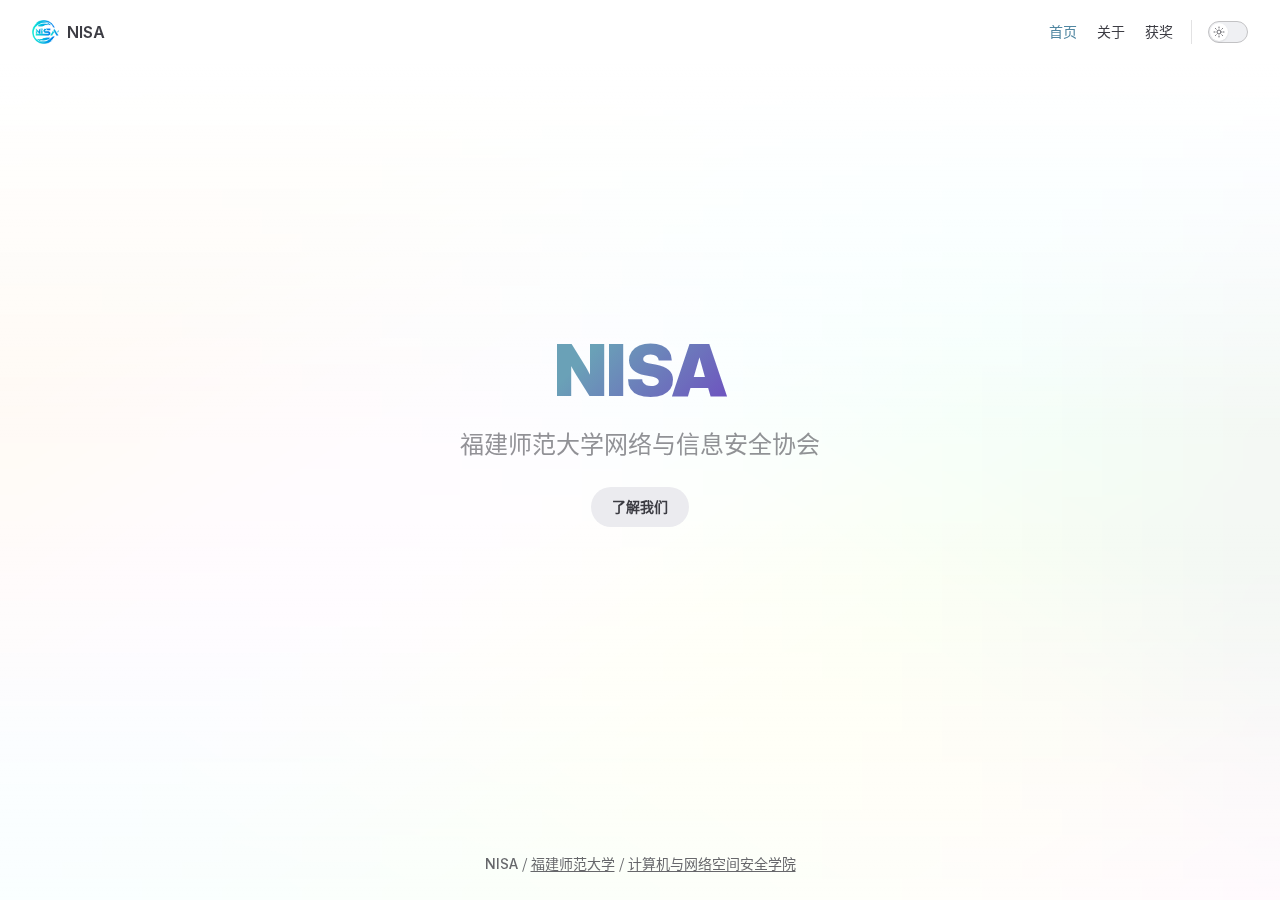
<file: index.html>
<!doctype html><html lang="zh-CN"><head><meta charset="utf-8" /><meta name="viewport" content="width=device-width,initial-scale=1" /><meta name="generator" content="VuePress 2.0.0-rc.20" /><meta name="theme" content="VuePress Theme Plume " /><script id="check-mac-os">document.documentElement.classList.toggle('mac', /Mac|iPhone|iPod|iPad/i.test(navigator.platform))</script><script id="check-dark-mode">;(function () {const um= localStorage.getItem('vuepress-theme-appearance') || 'auto';const sm = window.matchMedia && window.matchMedia('(prefers-color-scheme: dark)').matches;const isDark = um === 'dark' || (um !== 'light' && sm);document.documentElement.dataset.theme = isDark ? 'dark' : 'light';})();</script><meta property="og:url" content="https://nisa-fjnu.github.io/"><meta property="og:site_name" content="NISA"><meta property="og:type" content="article"><meta property="og:locale" content="zh-CN"><script type="application/ld+json">{"@context":"https://schema.org","@type":"Article","headline":"","image":[""],"dateModified":null,"author":[]}</script><link rel="icon" type="image/png" href="/favicon.png"><title>NISA</title><meta name="description" content="NISA Official Site"><link rel="preload" href="/assets/style-DbQY27-_.css" as="style"><link rel="stylesheet" href="/assets/style-DbQY27-_.css"><link rel="modulepreload" href="/assets/app-C4IV5Mlp.js"><link rel="modulepreload" href="/assets/index.html-4UbWKtTj.js"></head><body><div id="app"><!--[--><!--[--><div class="theme-plume vp-layout" vp-container data-v-b62c4584><!--[--><!--[--><!--]--><!--[--><span tabindex="-1" data-v-4dc087bf></span><a href="#VPContent" class="vp-skip-link visually-hidden" data-v-4dc087bf> Skip to content </a><!--]--><!----><header class="vp-nav" data-v-b62c4584 data-v-299ab3a6><div class="vp-navbar" vp-navbar data-v-299ab3a6 data-v-3ba03d16><div class="wrapper" data-v-3ba03d16><div class="container" data-v-3ba03d16><div class="title" data-v-3ba03d16><div class="vp-navbar-title" data-v-3ba03d16 data-v-90b95e7b><a class="vp-link no-icon link title" href="/" data-v-90b95e7b data-v-8567890c><!--[--><!--[--><!--]--><!--[--><!--[--><!--[--><img class="vp-image dark logo" style="" src="/nisa.png" alt data-v-5bd037d1><!--]--><!--[--><img class="vp-image light logo" style="" src="/nisa.png" alt data-v-5bd037d1><!--]--><!--]--><!--]--><span data-v-90b95e7b>NISA</span><!--[--><!--]--><!--]--><!----></a></div></div><div class="content" data-v-3ba03d16><div class="content-body" data-v-3ba03d16><!--[--><!--]--><div class="vp-navbar-search search" data-v-3ba03d16><!----></div><nav aria-labelledby="main-nav-aria-label" class="vp-navbar-menu menu" data-v-3ba03d16 data-v-0c047cc7><span id="main-nav-aria-label" class="visually-hidden" data-v-0c047cc7>Main Navigation</span><!--[--><!--[--><a class="vp-link no-icon link navbar-menu-link active" href="/" tabindex="0" data-v-0c047cc7 data-v-15b5b3cf data-v-8567890c><!--[--><!----><span data-v-15b5b3cf>首页</span><!--]--><!----></a><!--]--><!--[--><a class="vp-link no-icon link navbar-menu-link" href="/about/" tabindex="0" data-v-0c047cc7 data-v-15b5b3cf data-v-8567890c><!--[--><!----><span data-v-15b5b3cf>关于</span><!--]--><!----></a><!--]--><!--[--><a class="vp-link no-icon link navbar-menu-link" href="/awards/" tabindex="0" data-v-0c047cc7 data-v-15b5b3cf data-v-8567890c><!--[--><!----><span data-v-15b5b3cf>获奖</span><!--]--><!----></a><!--]--><!--]--></nav><!----><div class="vp-navbar-appearance appearance" data-v-3ba03d16 data-v-afef62a3><button class="vp-switch vp-switch-appearance" type="button" role="switch" title aria-checked="false" data-v-afef62a3 data-v-716ec146 data-v-ced84575><span class="check" data-v-ced84575><span class="icon" data-v-ced84575><!--[--><span class="vpi-sun sun" data-v-716ec146></span><span class="vpi-moon moon" data-v-716ec146></span><!--]--></span></span></button></div><!----><div class="vp-flyout vp-navbar-extra extra" data-v-3ba03d16 data-v-6077da9f data-v-0b230e1a><button type="button" class="button" aria-haspopup="true" aria-expanded="false" aria-label="extra navigation" data-v-0b230e1a><span class="vpi-more-horizontal icon" data-v-0b230e1a></span></button><div class="menu" data-v-0b230e1a><div class="vp-menu" data-v-0b230e1a data-v-5d7f681a><!----><!--[--><!--[--><!----><div class="group" data-v-6077da9f><div class="item appearance" data-v-6077da9f><p class="label" data-v-6077da9f>外观</p><div class="appearance-action" data-v-6077da9f><button class="vp-switch vp-switch-appearance" type="button" role="switch" title aria-checked="false" data-v-6077da9f data-v-716ec146 data-v-ced84575><span class="check" data-v-ced84575><span class="icon" data-v-ced84575><!--[--><span class="vpi-sun sun" data-v-716ec146></span><span class="vpi-moon moon" data-v-716ec146></span><!--]--></span></span></button></div></div></div><!----><!--]--><!--]--></div></div></div><!--[--><!--]--><button type="button" class="vp-navbar-hamburger hamburger" aria-label="mobile navigation" aria-expanded="false" aria-controls="nav-screen" data-v-3ba03d16 data-v-fe74290b><span class="container" data-v-fe74290b><span class="top" data-v-fe74290b></span><span class="middle" data-v-fe74290b></span><span class="bottom" data-v-fe74290b></span></span></button></div></div></div></div><div class="divider" data-v-3ba03d16><div class="divider-line" data-v-3ba03d16></div></div></div><!----></header><!----><!----><!--[--><div id="VPContent" vp-content class="vp-content is-home" data-v-b62c4584 data-v-9afd31f9><div class="vp-home" data-v-9afd31f9 data-v-3d8a0218><!--[--><div class="" data-v-3d8a0218><div class="vp-home-hero full once" data-v-3d8a0218 data-v-935cd8b1><!----><div class="bg-filter" data-v-935cd8b1><canvas width="32" height="32" data-v-935cd8b1></canvas></div><div class="container" data-v-935cd8b1><div class="content" data-v-935cd8b1><h1 class="hero-name" data-v-935cd8b1>NISA</h1><!----><p class="hero-text" data-v-935cd8b1>福建师范大学网络与信息安全协会</p><div class="actions" data-v-935cd8b1><div class="action" data-v-935cd8b1><!--[--><a class="vp-button medium alt" href="/about/" data-v-935cd8b1 data-v-b86c5218><span class="button-content" data-v-b86c5218><!----><!--[--><span data-v-b86c5218>了解我们</span><!--]--><!----></span></a><!--]--></div></div></div></div></div></div><!--]--></div></div><!--]--><button style="display:none;" type="button" class="vp-back-to-top" aria-label="back to top" data-v-b62c4584 data-v-f391c1d3><span class="percent" data-allow-mismatch data-v-f391c1d3>0%</span><span class="show icon vpi-back-to-top" data-v-f391c1d3></span><svg aria-hidden="true" data-v-f391c1d3><circle cx="50%" cy="50%" data-allow-mismatch style="stroke-dasharray:calc(0% - 12.566370614359172px) calc(314.1592653589793% - 12.566370614359172px);" data-v-f391c1d3></circle></svg></button><footer class="vp-footer" vp-footer data-v-b62c4584 data-v-e8bcb917><!--[--><div class="container" data-v-e8bcb917><p class="message" data-v-e8bcb917>NISA / <a target="_blank" href="https://www.fjnu.edu.cn/">福建师范大学</a> / <a target="_blank" href="https://ccs.fjnu.edu.cn/">计算机与网络空间安全学院</a></p><!----></div><!--]--></footer><!--[--><!--]--><!--]--></div><!----><!--]--><!--[--><!--]--><!--]--></div><script type="module" src="/assets/app-C4IV5Mlp.js" defer></script></body></html>
</file>
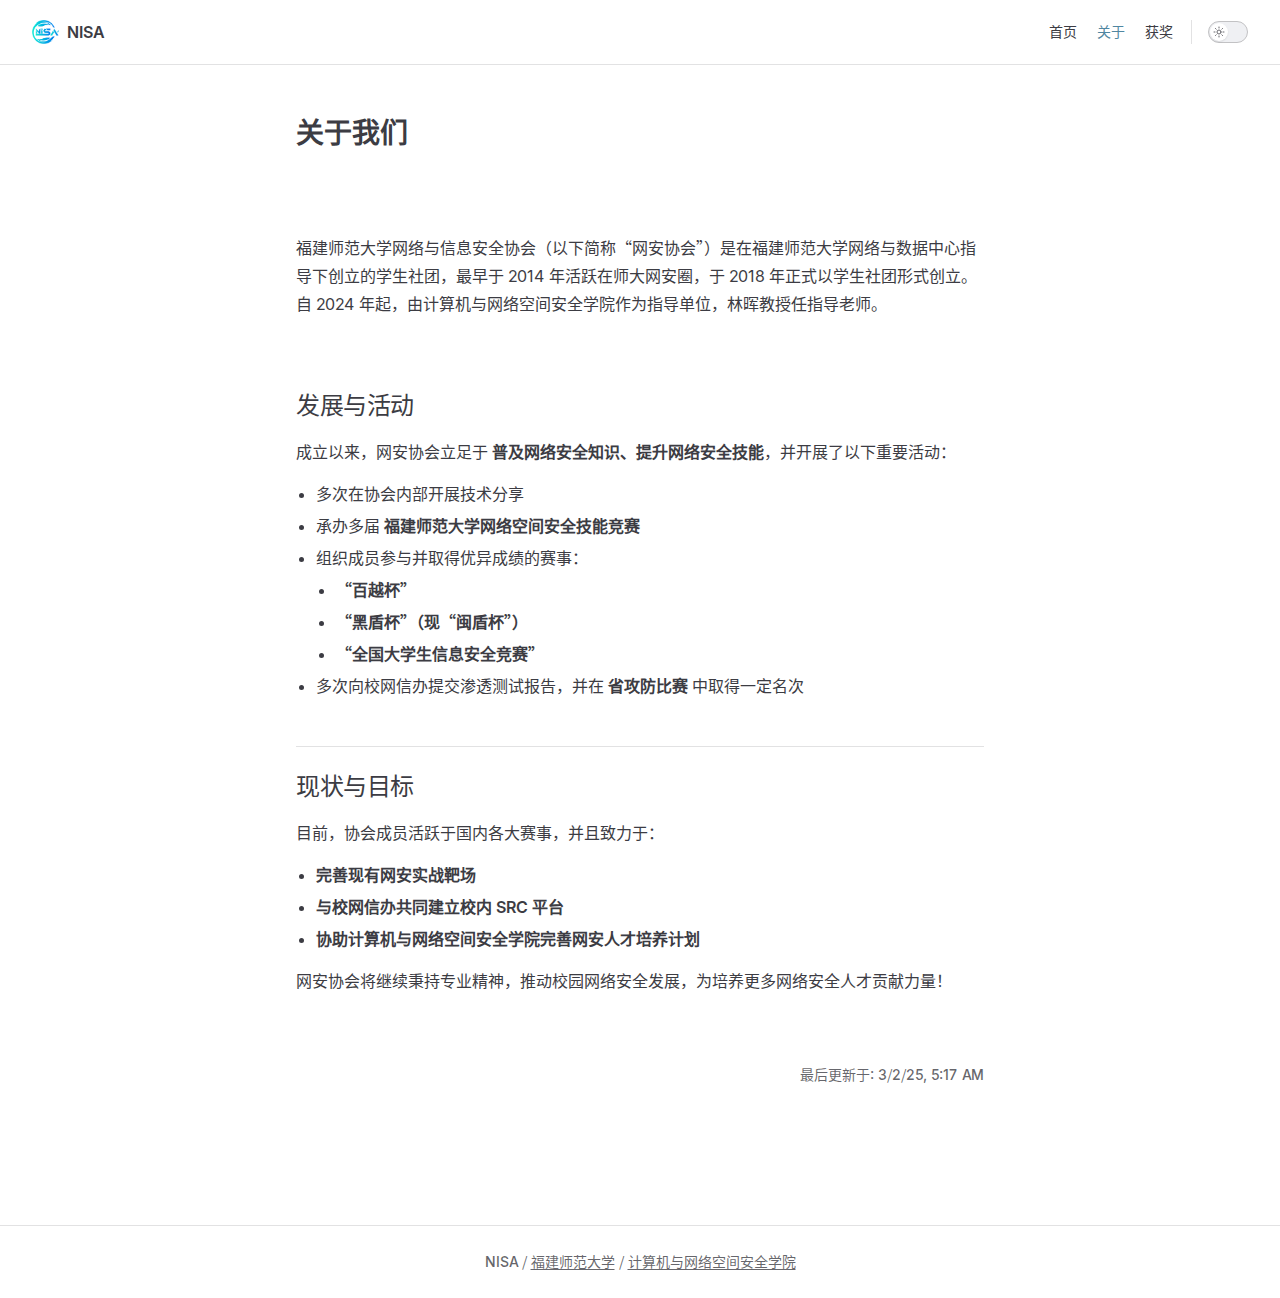
<file: about/index.html>
<!doctype html><html lang="zh-CN"><head><meta charset="utf-8" /><meta name="viewport" content="width=device-width,initial-scale=1" /><meta name="generator" content="VuePress 2.0.0-rc.20" /><meta name="theme" content="VuePress Theme Plume " /><script id="check-mac-os">document.documentElement.classList.toggle('mac', /Mac|iPhone|iPod|iPad/i.test(navigator.platform))</script><script id="check-dark-mode">;(function () {const um= localStorage.getItem('vuepress-theme-appearance') || 'auto';const sm = window.matchMedia && window.matchMedia('(prefers-color-scheme: dark)').matches;const isDark = um === 'dark' || (um !== 'light' && sm);document.documentElement.dataset.theme = isDark ? 'dark' : 'light';})();</script><meta property="og:url" content="https://nisa-fjnu.github.io/about/"><meta property="og:site_name" content="NISA"><meta property="og:title" content="关于我们"><meta property="og:description" content="福建师范大学网络与信息安全协会（以下简称“网安协会”）是在福建师范大学网络与数据中心指导下创立的学生社团，最早于 2014 年活跃在师大网安圈，于 2018 年正式以学生社团形式创立。自 2024 年起，由计算机与网络空间安全学院作为指导单位，林晖教授任指导老师。 发展与活动 成立以来，网安协会立足于 普及网络安全知识、提升网络安全技能，并开展了以下重..."><meta property="og:type" content="article"><meta property="og:locale" content="zh-CN"><meta property="og:updated_time" content="2025-03-02T05:17:25.000Z"><meta property="article:modified_time" content="2025-03-02T05:17:25.000Z"><script type="application/ld+json">{"@context":"https://schema.org","@type":"Article","headline":"关于我们","image":[""],"dateModified":"2025-03-02T05:17:25.000Z","author":[]}</script><link rel="icon" type="image/png" href="/favicon.png"><title>关于我们 | NISA</title><meta name="description" content="福建师范大学网络与信息安全协会（以下简称“网安协会”）是在福建师范大学网络与数据中心指导下创立的学生社团，最早于 2014 年活跃在师大网安圈，于 2018 年正式以学生社团形式创立。自 2024 年起，由计算机与网络空间安全学院作为指导单位，林晖教授任指导老师。 发展与活动 成立以来，网安协会立足于 普及网络安全知识、提升网络安全技能，并开展了以下重..."><link rel="preload" href="/assets/style-DbQY27-_.css" as="style"><link rel="stylesheet" href="/assets/style-DbQY27-_.css"><link rel="modulepreload" href="/assets/app-C4IV5Mlp.js"><link rel="modulepreload" href="/assets/index.html-Bdf6NkSy.js"></head><body><div id="app"><!--[--><!--[--><div class="theme-plume vp-layout" vp-container data-v-b62c4584><!--[--><!--[--><!--]--><!--[--><span tabindex="-1" data-v-4dc087bf></span><a href="#VPContent" class="vp-skip-link visually-hidden" data-v-4dc087bf> Skip to content </a><!--]--><!----><header class="vp-nav" data-v-b62c4584 data-v-299ab3a6><div class="vp-navbar" vp-navbar data-v-299ab3a6 data-v-3ba03d16><div class="wrapper" data-v-3ba03d16><div class="container" data-v-3ba03d16><div class="title" data-v-3ba03d16><div class="vp-navbar-title" data-v-3ba03d16 data-v-90b95e7b><a class="vp-link no-icon link title" href="/" data-v-90b95e7b data-v-8567890c><!--[--><!--[--><!--]--><!--[--><!--[--><!--[--><img class="vp-image dark logo" style="" src="/nisa.png" alt data-v-5bd037d1><!--]--><!--[--><img class="vp-image light logo" style="" src="/nisa.png" alt data-v-5bd037d1><!--]--><!--]--><!--]--><span data-v-90b95e7b>NISA</span><!--[--><!--]--><!--]--><!----></a></div></div><div class="content" data-v-3ba03d16><div class="content-body" data-v-3ba03d16><!--[--><!--]--><div class="vp-navbar-search search" data-v-3ba03d16><!----></div><nav aria-labelledby="main-nav-aria-label" class="vp-navbar-menu menu" data-v-3ba03d16 data-v-0c047cc7><span id="main-nav-aria-label" class="visually-hidden" data-v-0c047cc7>Main Navigation</span><!--[--><!--[--><a class="vp-link no-icon link navbar-menu-link" href="/" tabindex="0" data-v-0c047cc7 data-v-15b5b3cf data-v-8567890c><!--[--><!----><span data-v-15b5b3cf>首页</span><!--]--><!----></a><!--]--><!--[--><a class="vp-link no-icon link navbar-menu-link active" href="/about/" tabindex="0" data-v-0c047cc7 data-v-15b5b3cf data-v-8567890c><!--[--><!----><span data-v-15b5b3cf>关于</span><!--]--><!----></a><!--]--><!--[--><a class="vp-link no-icon link navbar-menu-link" href="/awards/" tabindex="0" data-v-0c047cc7 data-v-15b5b3cf data-v-8567890c><!--[--><!----><span data-v-15b5b3cf>获奖</span><!--]--><!----></a><!--]--><!--]--></nav><!----><div class="vp-navbar-appearance appearance" data-v-3ba03d16 data-v-afef62a3><button class="vp-switch vp-switch-appearance" type="button" role="switch" title aria-checked="false" data-v-afef62a3 data-v-716ec146 data-v-ced84575><span class="check" data-v-ced84575><span class="icon" data-v-ced84575><!--[--><span class="vpi-sun sun" data-v-716ec146></span><span class="vpi-moon moon" data-v-716ec146></span><!--]--></span></span></button></div><!----><div class="vp-flyout vp-navbar-extra extra" data-v-3ba03d16 data-v-6077da9f data-v-0b230e1a><button type="button" class="button" aria-haspopup="true" aria-expanded="false" aria-label="extra navigation" data-v-0b230e1a><span class="vpi-more-horizontal icon" data-v-0b230e1a></span></button><div class="menu" data-v-0b230e1a><div class="vp-menu" data-v-0b230e1a data-v-5d7f681a><!----><!--[--><!--[--><!----><div class="group" data-v-6077da9f><div class="item appearance" data-v-6077da9f><p class="label" data-v-6077da9f>外观</p><div class="appearance-action" data-v-6077da9f><button class="vp-switch vp-switch-appearance" type="button" role="switch" title aria-checked="false" data-v-6077da9f data-v-716ec146 data-v-ced84575><span class="check" data-v-ced84575><span class="icon" data-v-ced84575><!--[--><span class="vpi-sun sun" data-v-716ec146></span><span class="vpi-moon moon" data-v-716ec146></span><!--]--></span></span></button></div></div></div><!----><!--]--><!--]--></div></div></div><!--[--><!--]--><button type="button" class="vp-navbar-hamburger hamburger" aria-label="mobile navigation" aria-expanded="false" aria-controls="nav-screen" data-v-3ba03d16 data-v-fe74290b><span class="container" data-v-fe74290b><span class="top" data-v-fe74290b></span><span class="middle" data-v-fe74290b></span><span class="bottom" data-v-fe74290b></span></span></button></div></div></div></div><div class="divider" data-v-3ba03d16><div class="divider-line" data-v-3ba03d16></div></div></div><!----></header><!----><!----><!--[--><div id="VPContent" vp-content class="vp-content" data-v-b62c4584 data-v-9afd31f9><div class="vp-doc-container" data-v-9afd31f9 data-v-9141a325><!--[--><!--]--><div class="container" data-v-9141a325><!----><div class="content" data-v-9141a325><div class="content-container" data-v-9141a325><!--[--><!--]--><main class="main" data-v-9141a325><!----><!--[--><h1 class="padding vp-doc-title page-title" data-v-8277825c>关于我们 <!----></h1><!----><!--]--><div class="_about_ external-link-icon-enabled vp-doc plume-content" vp-content data-v-9141a325><div data-v-9141a325><p>福建师范大学网络与信息安全协会（以下简称“网安协会”）是在福建师范大学网络与数据中心指导下创立的学生社团，最早于 2014 年活跃在师大网安圈，于 2018 年正式以学生社团形式创立。自 2024 年起，由计算机与网络空间安全学院作为指导单位，林晖教授任指导老师。</p><h2 id="发展与活动" tabindex="-1"><a class="header-anchor" href="#发展与活动"><span>发展与活动</span></a></h2><p>成立以来，网安协会立足于 <strong>普及网络安全知识、提升网络安全技能</strong>，并开展了以下重要活动：</p><ul><li>多次在协会内部开展技术分享</li><li>承办多届 <strong>福建师范大学网络空间安全技能竞赛</strong></li><li>组织成员参与并取得优异成绩的赛事： <ul><li><strong>“百越杯”</strong></li><li><strong>“黑盾杯”（现“闽盾杯”）</strong></li><li><strong>“全国大学生信息安全竞赛”</strong></li></ul></li><li>多次向校网信办提交渗透测试报告，并在 <strong>省攻防比赛</strong> 中取得一定名次</li></ul><h2 id="现状与目标" tabindex="-1"><a class="header-anchor" href="#现状与目标"><span>现状与目标</span></a></h2><p>目前，协会成员活跃于国内各大赛事，并且致力于：</p><ul><li><strong>完善现有网安实战靶场</strong></li><li><strong>与校网信办共同建立校内 SRC 平台</strong></li><li><strong>协助计算机与网络空间安全学院完善网安人才培养计划</strong></li></ul><p>网安协会将继续秉持专业精神，推动校园网络安全发展，为培养更多网络安全人才贡献力量！</p></div><!----><!----><!----></div></main><!----><!----><!--[--><!--]--></div></div></div><!--[--><!--]--></div></div><!--]--><button style="display:none;" type="button" class="vp-back-to-top" aria-label="back to top" data-v-b62c4584 data-v-f391c1d3><span class="percent" data-allow-mismatch data-v-f391c1d3>0%</span><span class="show icon vpi-back-to-top" data-v-f391c1d3></span><svg aria-hidden="true" data-v-f391c1d3><circle cx="50%" cy="50%" data-allow-mismatch style="stroke-dasharray:calc(0% - 12.566370614359172px) calc(314.1592653589793% - 12.566370614359172px);" data-v-f391c1d3></circle></svg></button><footer class="vp-footer" vp-footer data-v-b62c4584 data-v-e8bcb917><!--[--><div class="container" data-v-e8bcb917><p class="message" data-v-e8bcb917>NISA / <a target="_blank" href="https://www.fjnu.edu.cn/">福建师范大学</a> / <a target="_blank" href="https://ccs.fjnu.edu.cn/">计算机与网络空间安全学院</a></p><!----></div><!--]--></footer><!--[--><!--]--><!--]--></div><!----><!--]--><!--[--><!--]--><!--]--></div><script type="module" src="/assets/app-C4IV5Mlp.js" defer></script></body></html>
</file>
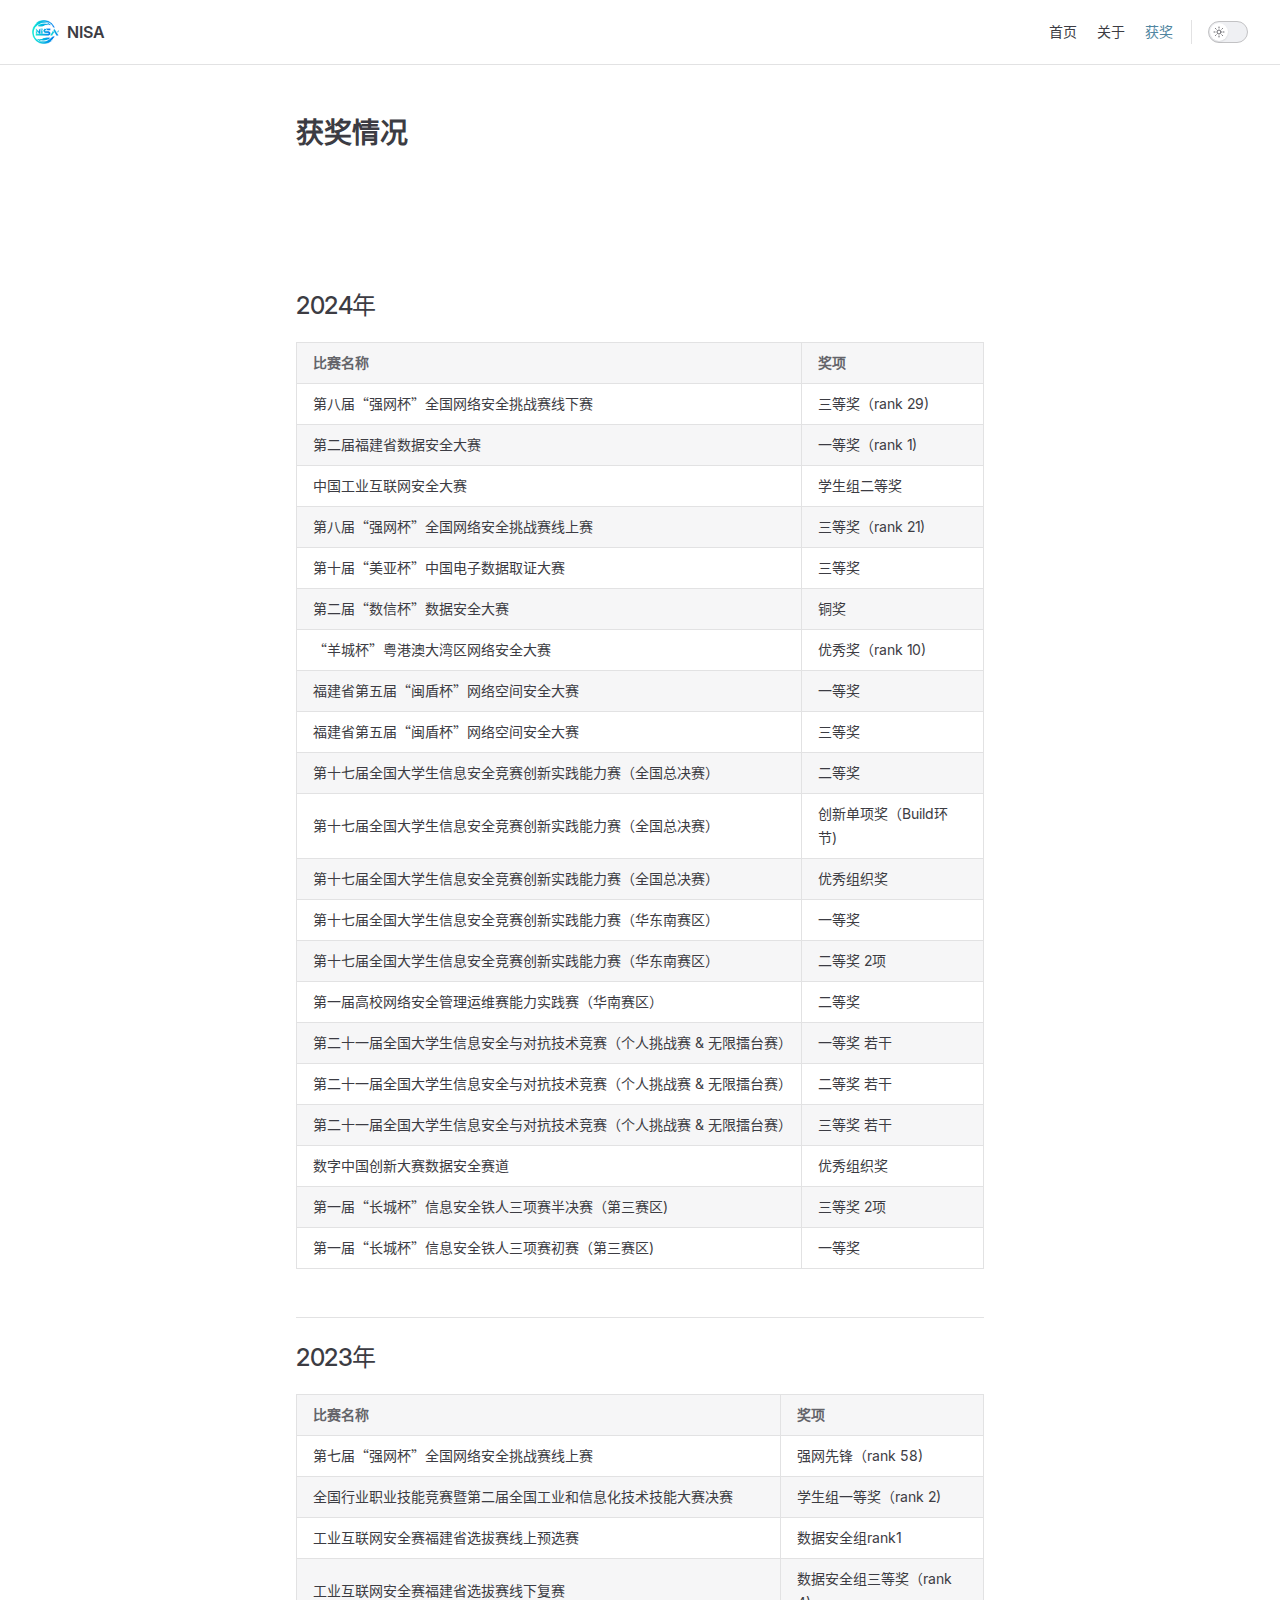
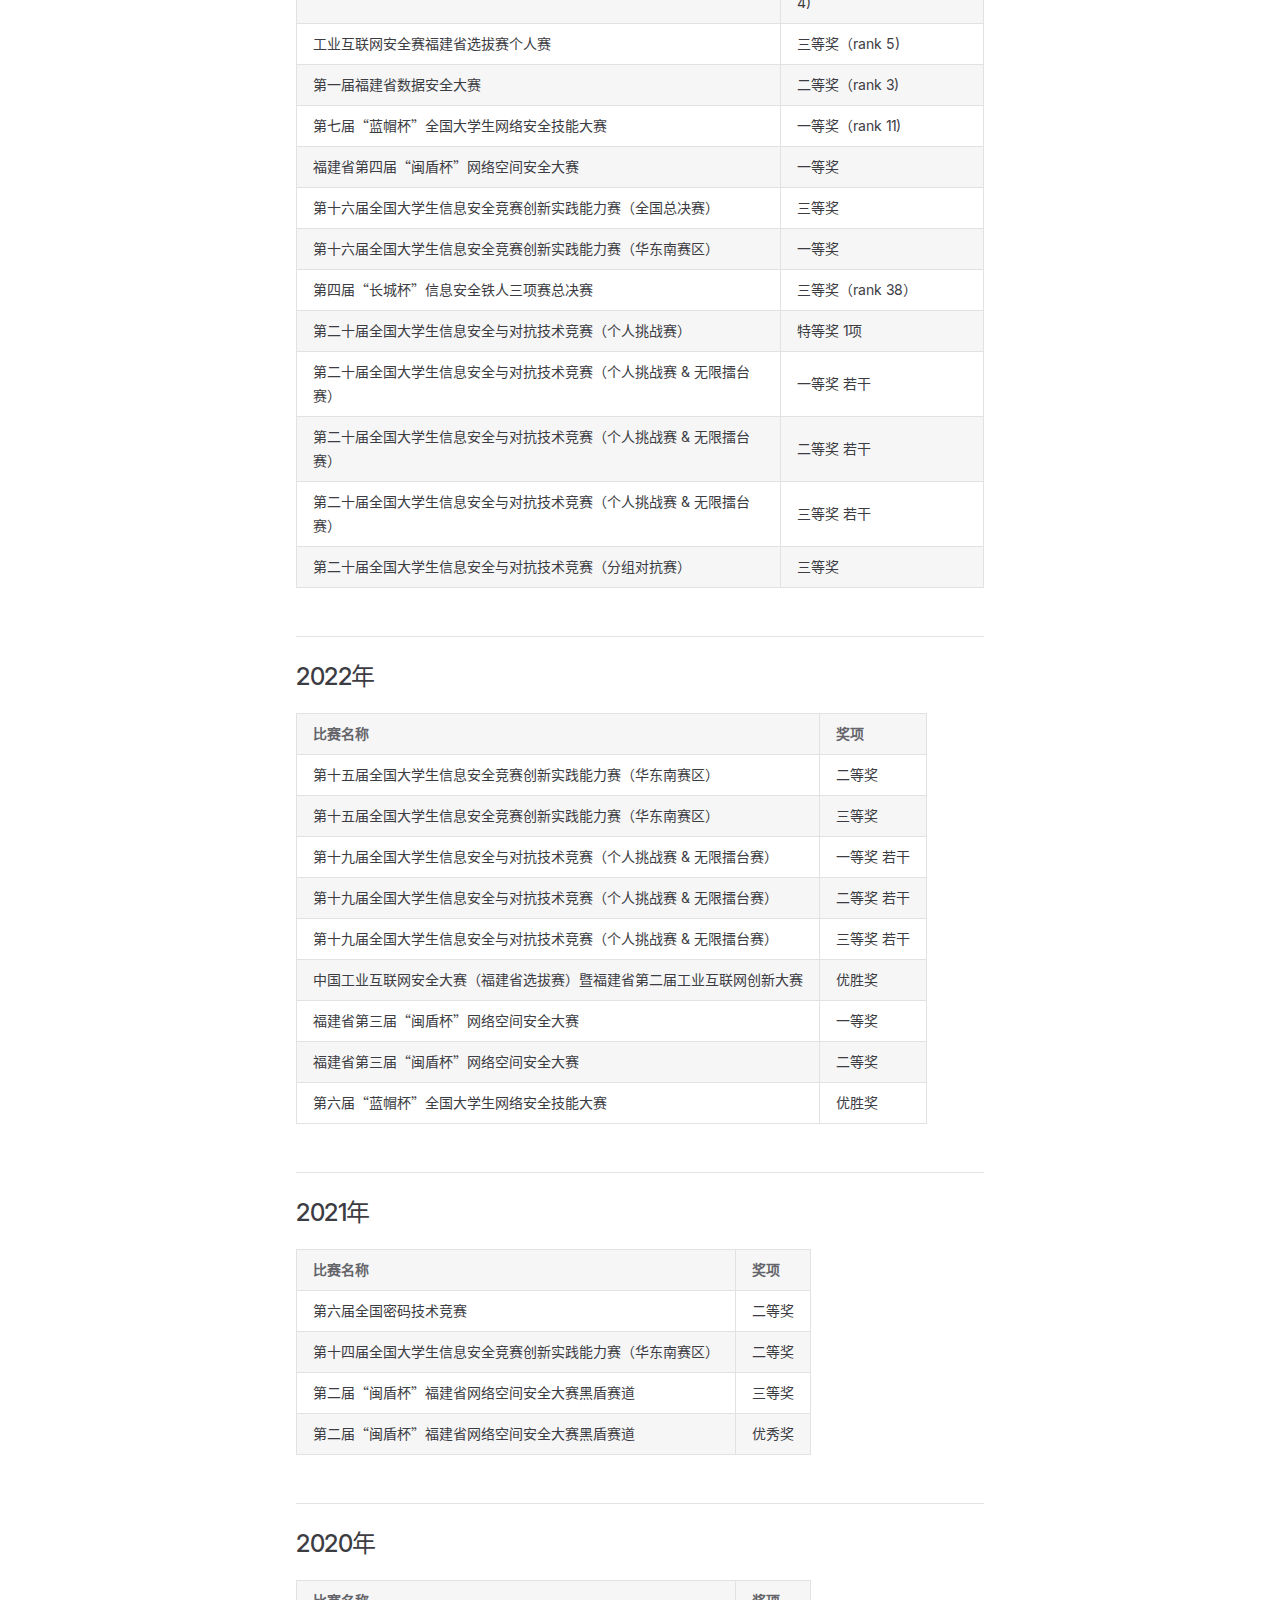
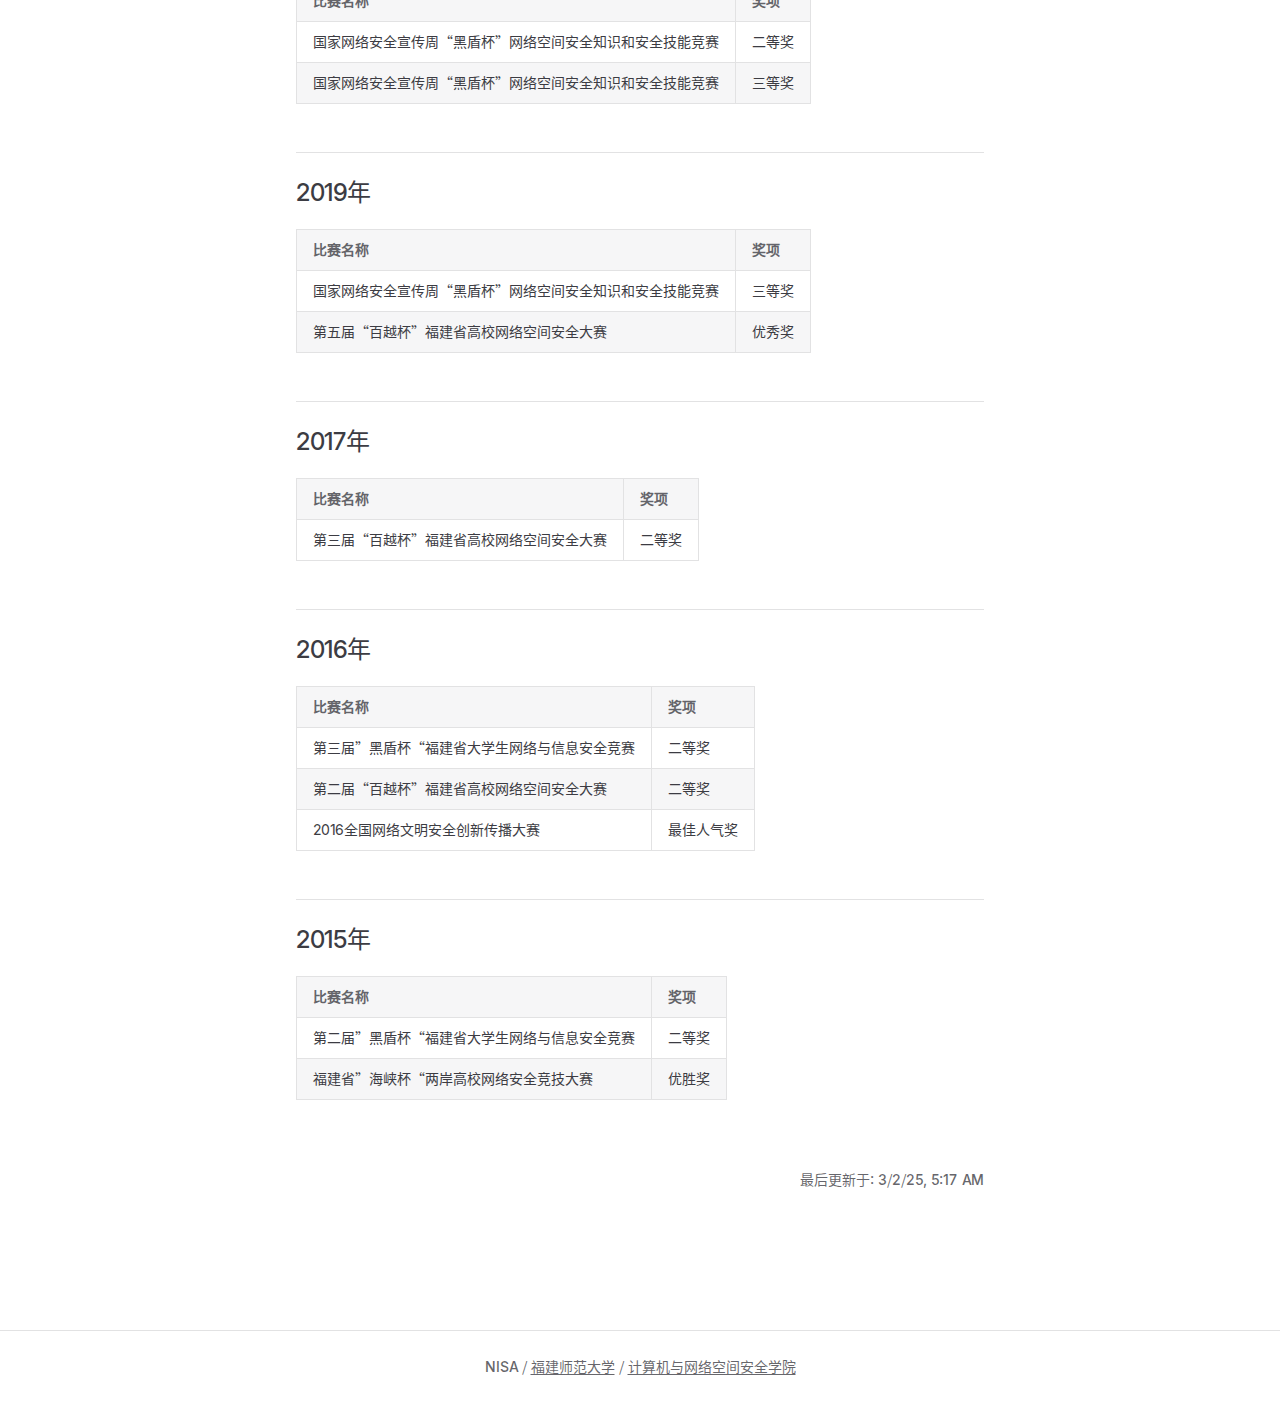
<file: awards/index.html>
<!doctype html><html lang="zh-CN"><head><meta charset="utf-8" /><meta name="viewport" content="width=device-width,initial-scale=1" /><meta name="generator" content="VuePress 2.0.0-rc.20" /><meta name="theme" content="VuePress Theme Plume " /><script id="check-mac-os">document.documentElement.classList.toggle('mac', /Mac|iPhone|iPod|iPad/i.test(navigator.platform))</script><script id="check-dark-mode">;(function () {const um= localStorage.getItem('vuepress-theme-appearance') || 'auto';const sm = window.matchMedia && window.matchMedia('(prefers-color-scheme: dark)').matches;const isDark = um === 'dark' || (um !== 'light' && sm);document.documentElement.dataset.theme = isDark ? 'dark' : 'light';})();</script><meta property="og:url" content="https://nisa-fjnu.github.io/awards/"><meta property="og:site_name" content="NISA"><meta property="og:title" content="获奖情况"><meta property="og:description" content="2024年 2023年 2022年 2021年 2020年 2019年 2017年 2016年 2015年"><meta property="og:type" content="article"><meta property="og:locale" content="zh-CN"><meta property="og:updated_time" content="2025-03-02T05:17:25.000Z"><meta property="article:modified_time" content="2025-03-02T05:17:25.000Z"><script type="application/ld+json">{"@context":"https://schema.org","@type":"Article","headline":"获奖情况","image":[""],"dateModified":"2025-03-02T05:17:25.000Z","author":[]}</script><link rel="icon" type="image/png" href="/favicon.png"><title>获奖情况 | NISA</title><meta name="description" content="2024年 2023年 2022年 2021年 2020年 2019年 2017年 2016年 2015年"><link rel="preload" href="/assets/style-DbQY27-_.css" as="style"><link rel="stylesheet" href="/assets/style-DbQY27-_.css"><link rel="modulepreload" href="/assets/app-C4IV5Mlp.js"><link rel="modulepreload" href="/assets/index.html-6qu6dmvo.js"></head><body><div id="app"><!--[--><!--[--><div class="theme-plume vp-layout" vp-container data-v-b62c4584><!--[--><!--[--><!--]--><!--[--><span tabindex="-1" data-v-4dc087bf></span><a href="#VPContent" class="vp-skip-link visually-hidden" data-v-4dc087bf> Skip to content </a><!--]--><!----><header class="vp-nav" data-v-b62c4584 data-v-299ab3a6><div class="vp-navbar" vp-navbar data-v-299ab3a6 data-v-3ba03d16><div class="wrapper" data-v-3ba03d16><div class="container" data-v-3ba03d16><div class="title" data-v-3ba03d16><div class="vp-navbar-title" data-v-3ba03d16 data-v-90b95e7b><a class="vp-link no-icon link title" href="/" data-v-90b95e7b data-v-8567890c><!--[--><!--[--><!--]--><!--[--><!--[--><!--[--><img class="vp-image dark logo" style="" src="/nisa.png" alt data-v-5bd037d1><!--]--><!--[--><img class="vp-image light logo" style="" src="/nisa.png" alt data-v-5bd037d1><!--]--><!--]--><!--]--><span data-v-90b95e7b>NISA</span><!--[--><!--]--><!--]--><!----></a></div></div><div class="content" data-v-3ba03d16><div class="content-body" data-v-3ba03d16><!--[--><!--]--><div class="vp-navbar-search search" data-v-3ba03d16><!----></div><nav aria-labelledby="main-nav-aria-label" class="vp-navbar-menu menu" data-v-3ba03d16 data-v-0c047cc7><span id="main-nav-aria-label" class="visually-hidden" data-v-0c047cc7>Main Navigation</span><!--[--><!--[--><a class="vp-link no-icon link navbar-menu-link" href="/" tabindex="0" data-v-0c047cc7 data-v-15b5b3cf data-v-8567890c><!--[--><!----><span data-v-15b5b3cf>首页</span><!--]--><!----></a><!--]--><!--[--><a class="vp-link no-icon link navbar-menu-link" href="/about/" tabindex="0" data-v-0c047cc7 data-v-15b5b3cf data-v-8567890c><!--[--><!----><span data-v-15b5b3cf>关于</span><!--]--><!----></a><!--]--><!--[--><a class="vp-link no-icon link navbar-menu-link active" href="/awards/" tabindex="0" data-v-0c047cc7 data-v-15b5b3cf data-v-8567890c><!--[--><!----><span data-v-15b5b3cf>获奖</span><!--]--><!----></a><!--]--><!--]--></nav><!----><div class="vp-navbar-appearance appearance" data-v-3ba03d16 data-v-afef62a3><button class="vp-switch vp-switch-appearance" type="button" role="switch" title aria-checked="false" data-v-afef62a3 data-v-716ec146 data-v-ced84575><span class="check" data-v-ced84575><span class="icon" data-v-ced84575><!--[--><span class="vpi-sun sun" data-v-716ec146></span><span class="vpi-moon moon" data-v-716ec146></span><!--]--></span></span></button></div><!----><div class="vp-flyout vp-navbar-extra extra" data-v-3ba03d16 data-v-6077da9f data-v-0b230e1a><button type="button" class="button" aria-haspopup="true" aria-expanded="false" aria-label="extra navigation" data-v-0b230e1a><span class="vpi-more-horizontal icon" data-v-0b230e1a></span></button><div class="menu" data-v-0b230e1a><div class="vp-menu" data-v-0b230e1a data-v-5d7f681a><!----><!--[--><!--[--><!----><div class="group" data-v-6077da9f><div class="item appearance" data-v-6077da9f><p class="label" data-v-6077da9f>外观</p><div class="appearance-action" data-v-6077da9f><button class="vp-switch vp-switch-appearance" type="button" role="switch" title aria-checked="false" data-v-6077da9f data-v-716ec146 data-v-ced84575><span class="check" data-v-ced84575><span class="icon" data-v-ced84575><!--[--><span class="vpi-sun sun" data-v-716ec146></span><span class="vpi-moon moon" data-v-716ec146></span><!--]--></span></span></button></div></div></div><!----><!--]--><!--]--></div></div></div><!--[--><!--]--><button type="button" class="vp-navbar-hamburger hamburger" aria-label="mobile navigation" aria-expanded="false" aria-controls="nav-screen" data-v-3ba03d16 data-v-fe74290b><span class="container" data-v-fe74290b><span class="top" data-v-fe74290b></span><span class="middle" data-v-fe74290b></span><span class="bottom" data-v-fe74290b></span></span></button></div></div></div></div><div class="divider" data-v-3ba03d16><div class="divider-line" data-v-3ba03d16></div></div></div><!----></header><!----><!----><!--[--><div id="VPContent" vp-content class="vp-content" data-v-b62c4584 data-v-9afd31f9><div class="vp-doc-container" data-v-9afd31f9 data-v-9141a325><!--[--><!--]--><div class="container" data-v-9141a325><!----><div class="content" data-v-9141a325><div class="content-container" data-v-9141a325><!--[--><!--]--><main class="main" data-v-9141a325><!----><!--[--><h1 class="padding vp-doc-title page-title" data-v-8277825c>获奖情况 <!----></h1><!----><!--]--><div class="_awards_ external-link-icon-enabled vp-doc plume-content" vp-content data-v-9141a325><div data-v-9141a325><h2 id="_2024年" tabindex="-1"><a class="header-anchor" href="#_2024年"><span>2024年</span></a></h2><table><thead><tr><th>比赛名称</th><th>奖项</th></tr></thead><tbody><tr><td>第八届“强网杯”全国网络安全挑战赛线下赛</td><td>三等奖（rank 29)</td></tr><tr><td>第二届福建省数据安全大赛</td><td>一等奖（rank 1)</td></tr><tr><td>中国工业互联网安全大赛</td><td>学生组二等奖</td></tr><tr><td>第八届“强网杯”全国网络安全挑战赛线上赛</td><td>三等奖（rank 21)</td></tr><tr><td>第十届“美亚杯”中国电子数据取证大赛</td><td>三等奖</td></tr><tr><td>第二届“数信杯”数据安全大赛</td><td>铜奖</td></tr><tr><td>“羊城杯”粤港澳大湾区网络安全大赛</td><td>优秀奖（rank 10)</td></tr><tr><td>福建省第五届“闽盾杯”网络空间安全大赛</td><td>一等奖</td></tr><tr><td>福建省第五届“闽盾杯”网络空间安全大赛</td><td>三等奖</td></tr><tr><td>第十七届全国大学生信息安全竞赛创新实践能力赛（全国总决赛）</td><td>二等奖</td></tr><tr><td>第十七届全国大学生信息安全竞赛创新实践能力赛（全国总决赛）</td><td>创新单项奖（Build环节)</td></tr><tr><td>第十七届全国大学生信息安全竞赛创新实践能力赛（全国总决赛）</td><td>优秀组织奖</td></tr><tr><td>第十七届全国大学生信息安全竞赛创新实践能力赛（华东南赛区）</td><td>一等奖</td></tr><tr><td>第十七届全国大学生信息安全竞赛创新实践能力赛（华东南赛区）</td><td>二等奖 2项</td></tr><tr><td>第一届高校网络安全管理运维赛能力实践赛（华南赛区）</td><td>二等奖</td></tr><tr><td>第二十一届全国大学生信息安全与对抗技术竞赛（个人挑战赛 &amp; 无限擂台赛）</td><td>一等奖 若干</td></tr><tr><td>第二十一届全国大学生信息安全与对抗技术竞赛（个人挑战赛 &amp; 无限擂台赛）</td><td>二等奖 若干</td></tr><tr><td>第二十一届全国大学生信息安全与对抗技术竞赛（个人挑战赛 &amp; 无限擂台赛）</td><td>三等奖 若干</td></tr><tr><td>数字中国创新大赛数据安全赛道</td><td>优秀组织奖</td></tr><tr><td>第一届“长城杯”信息安全铁人三项赛半决赛（第三赛区)</td><td>三等奖 2项</td></tr><tr><td>第一届“长城杯”信息安全铁人三项赛初赛（第三赛区)</td><td>一等奖</td></tr></tbody></table><h2 id="_2023年" tabindex="-1"><a class="header-anchor" href="#_2023年"><span>2023年</span></a></h2><table><thead><tr><th>比赛名称</th><th>奖项</th></tr></thead><tbody><tr><td>第七届“强网杯”全国网络安全挑战赛线上赛</td><td>强网先锋（rank 58)</td></tr><tr><td>全国行业职业技能竞赛暨第二届全国工业和信息化技术技能大赛决赛</td><td>学生组一等奖（rank 2)</td></tr><tr><td>工业互联网安全赛福建省选拔赛线上预选赛</td><td>数据安全组rank1</td></tr><tr><td>工业互联网安全赛福建省选拔赛线下复赛</td><td>数据安全组三等奖（rank 4)</td></tr><tr><td>工业互联网安全赛福建省选拔赛个人赛</td><td>三等奖（rank 5)</td></tr><tr><td>第一届福建省数据安全大赛</td><td>二等奖（rank 3)</td></tr><tr><td>第七届“蓝帽杯”全国大学生网络安全技能大赛</td><td>一等奖（rank 11)</td></tr><tr><td>福建省第四届“闽盾杯”网络空间安全大赛</td><td>一等奖</td></tr><tr><td>第十六届全国大学生信息安全竞赛创新实践能力赛（全国总决赛）</td><td>三等奖</td></tr><tr><td>第十六届全国大学生信息安全竞赛创新实践能力赛（华东南赛区）</td><td>一等奖</td></tr><tr><td>第四届“长城杯”信息安全铁人三项赛总决赛</td><td>三等奖（rank 38）</td></tr><tr><td>第二十届全国大学生信息安全与对抗技术竞赛（个人挑战赛）</td><td>特等奖 1项</td></tr><tr><td>第二十届全国大学生信息安全与对抗技术竞赛（个人挑战赛 &amp; 无限擂台赛）</td><td>一等奖 若干</td></tr><tr><td>第二十届全国大学生信息安全与对抗技术竞赛（个人挑战赛 &amp; 无限擂台赛）</td><td>二等奖 若干</td></tr><tr><td>第二十届全国大学生信息安全与对抗技术竞赛（个人挑战赛 &amp; 无限擂台赛）</td><td>三等奖 若干</td></tr><tr><td>第二十届全国大学生信息安全与对抗技术竞赛（分组对抗赛）</td><td>三等奖</td></tr></tbody></table><h2 id="_2022年" tabindex="-1"><a class="header-anchor" href="#_2022年"><span>2022年</span></a></h2><table><thead><tr><th>比赛名称</th><th>奖项</th></tr></thead><tbody><tr><td>第十五届全国大学生信息安全竞赛创新实践能力赛（华东南赛区）</td><td>二等奖</td></tr><tr><td>第十五届全国大学生信息安全竞赛创新实践能力赛（华东南赛区）</td><td>三等奖</td></tr><tr><td>第十九届全国大学生信息安全与对抗技术竞赛（个人挑战赛 &amp; 无限擂台赛）</td><td>一等奖 若干</td></tr><tr><td>第十九届全国大学生信息安全与对抗技术竞赛（个人挑战赛 &amp; 无限擂台赛）</td><td>二等奖 若干</td></tr><tr><td>第十九届全国大学生信息安全与对抗技术竞赛（个人挑战赛 &amp; 无限擂台赛）</td><td>三等奖 若干</td></tr><tr><td>中国工业互联网安全大赛（福建省选拔赛）暨福建省第二届工业互联网创新大赛</td><td>优胜奖</td></tr><tr><td>福建省第三届“闽盾杯”网络空间安全大赛</td><td>一等奖</td></tr><tr><td>福建省第三届“闽盾杯”网络空间安全大赛</td><td>二等奖</td></tr><tr><td>第六届“蓝帽杯”全国大学生网络安全技能大赛</td><td>优胜奖</td></tr></tbody></table><h2 id="_2021年" tabindex="-1"><a class="header-anchor" href="#_2021年"><span>2021年</span></a></h2><table><thead><tr><th>比赛名称</th><th>奖项</th></tr></thead><tbody><tr><td>第六届全国密码技术竞赛</td><td>二等奖</td></tr><tr><td>第十四届全国大学生信息安全竞赛创新实践能力赛（华东南赛区）</td><td>二等奖</td></tr><tr><td>第二届“闽盾杯”福建省网络空间安全大赛黑盾赛道</td><td>三等奖</td></tr><tr><td>第二届“闽盾杯”福建省网络空间安全大赛黑盾赛道</td><td>优秀奖</td></tr></tbody></table><h2 id="_2020年" tabindex="-1"><a class="header-anchor" href="#_2020年"><span>2020年</span></a></h2><table><thead><tr><th>比赛名称</th><th>奖项</th></tr></thead><tbody><tr><td>国家网络安全宣传周“黑盾杯”网络空间安全知识和安全技能竞赛</td><td>二等奖</td></tr><tr><td>国家网络安全宣传周“黑盾杯”网络空间安全知识和安全技能竞赛</td><td>三等奖</td></tr></tbody></table><h2 id="_2019年" tabindex="-1"><a class="header-anchor" href="#_2019年"><span>2019年</span></a></h2><table><thead><tr><th>比赛名称</th><th>奖项</th></tr></thead><tbody><tr><td>国家网络安全宣传周“黑盾杯”网络空间安全知识和安全技能竞赛</td><td>三等奖</td></tr><tr><td>第五届“百越杯”福建省高校网络空间安全大赛</td><td>优秀奖</td></tr></tbody></table><h2 id="_2017年" tabindex="-1"><a class="header-anchor" href="#_2017年"><span>2017年</span></a></h2><table><thead><tr><th>比赛名称</th><th>奖项</th></tr></thead><tbody><tr><td>第三届“百越杯”福建省高校网络空间安全大赛</td><td>二等奖</td></tr></tbody></table><h2 id="_2016年" tabindex="-1"><a class="header-anchor" href="#_2016年"><span>2016年</span></a></h2><table><thead><tr><th>比赛名称</th><th>奖项</th></tr></thead><tbody><tr><td>第三届”黑盾杯“福建省大学生网络与信息安全竞赛</td><td>二等奖</td></tr><tr><td>第二届“百越杯”福建省高校网络空间安全大赛</td><td>二等奖</td></tr><tr><td>2016全国网络文明安全创新传播大赛</td><td>最佳人气奖</td></tr></tbody></table><h2 id="_2015年" tabindex="-1"><a class="header-anchor" href="#_2015年"><span>2015年</span></a></h2><table><thead><tr><th>比赛名称</th><th>奖项</th></tr></thead><tbody><tr><td>第二届”黑盾杯“福建省大学生网络与信息安全竞赛</td><td>二等奖</td></tr><tr><td>福建省”海峡杯“两岸高校网络安全竞技大赛</td><td>优胜奖</td></tr></tbody></table></div><!----><!----><!----></div></main><!----><!----><!--[--><!--]--></div></div></div><!--[--><!--]--></div></div><!--]--><button style="display:none;" type="button" class="vp-back-to-top" aria-label="back to top" data-v-b62c4584 data-v-f391c1d3><span class="percent" data-allow-mismatch data-v-f391c1d3>0%</span><span class="show icon vpi-back-to-top" data-v-f391c1d3></span><svg aria-hidden="true" data-v-f391c1d3><circle cx="50%" cy="50%" data-allow-mismatch style="stroke-dasharray:calc(0% - 12.566370614359172px) calc(314.1592653589793% - 12.566370614359172px);" data-v-f391c1d3></circle></svg></button><footer class="vp-footer" vp-footer data-v-b62c4584 data-v-e8bcb917><!--[--><div class="container" data-v-e8bcb917><p class="message" data-v-e8bcb917>NISA / <a target="_blank" href="https://www.fjnu.edu.cn/">福建师范大学</a> / <a target="_blank" href="https://ccs.fjnu.edu.cn/">计算机与网络空间安全学院</a></p><!----></div><!--]--></footer><!--[--><!--]--><!--]--></div><!----><!--]--><!--[--><!--]--><!--]--></div><script type="module" src="/assets/app-C4IV5Mlp.js" defer></script></body></html>
</file>
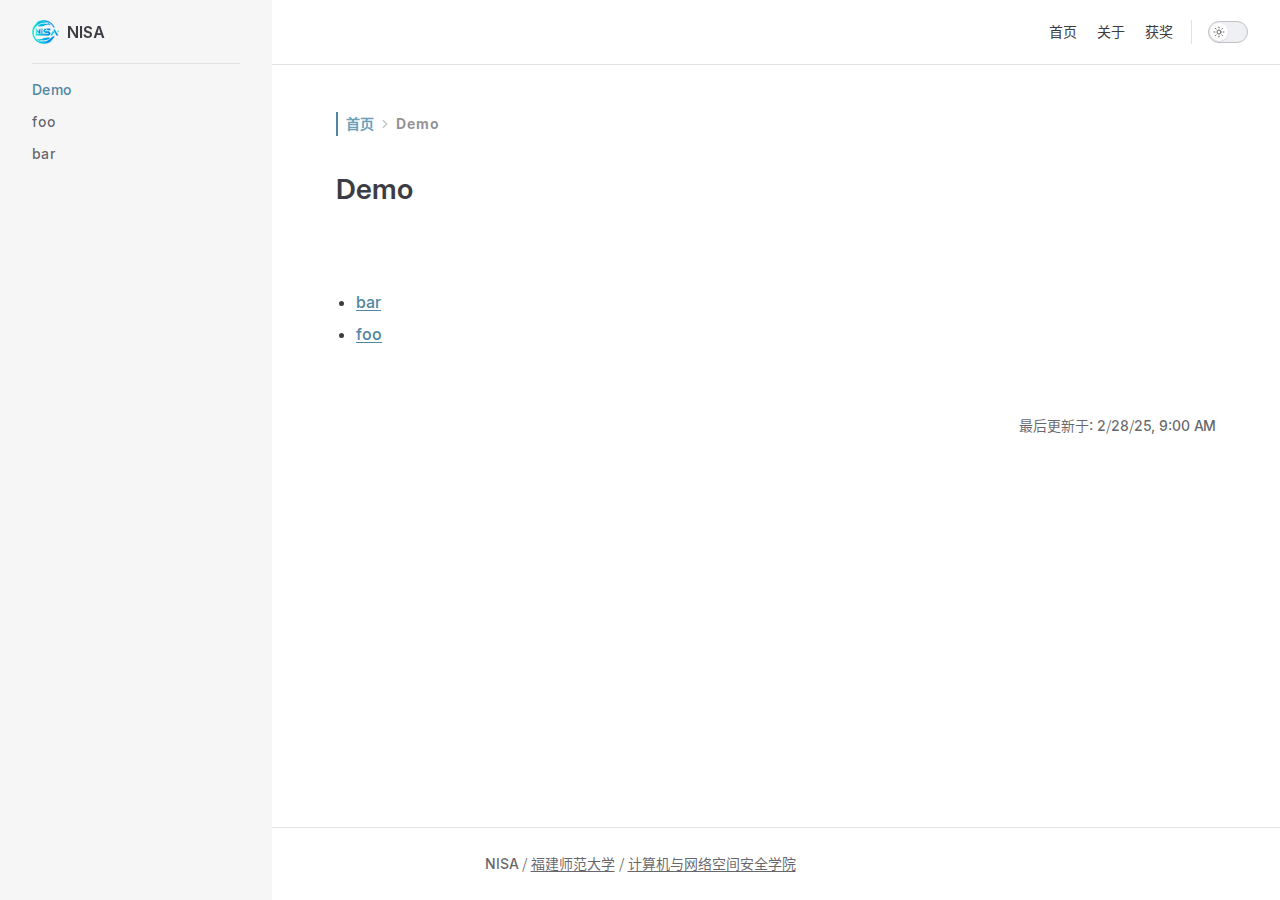
<file: demo/index.html>
<!doctype html><html lang="zh-CN"><head><meta charset="utf-8" /><meta name="viewport" content="width=device-width,initial-scale=1" /><meta name="generator" content="VuePress 2.0.0-rc.20" /><meta name="theme" content="VuePress Theme Plume " /><script id="check-mac-os">document.documentElement.classList.toggle('mac', /Mac|iPhone|iPod|iPad/i.test(navigator.platform))</script><script id="check-dark-mode">;(function () {const um= localStorage.getItem('vuepress-theme-appearance') || 'auto';const sm = window.matchMedia && window.matchMedia('(prefers-color-scheme: dark)').matches;const isDark = um === 'dark' || (um !== 'light' && sm);document.documentElement.dataset.theme = isDark ? 'dark' : 'light';})();</script><meta property="og:url" content="https://nisa-fjnu.github.io/demo/"><meta property="og:site_name" content="NISA"><meta property="og:title" content="Demo"><meta property="og:type" content="article"><meta property="og:locale" content="zh-CN"><meta property="og:updated_time" content="2025-02-28T09:00:24.000Z"><meta property="article:modified_time" content="2025-02-28T09:00:24.000Z"><script type="application/ld+json">{"@context":"https://schema.org","@type":"Article","headline":"Demo","image":[""],"dateModified":"2025-02-28T09:00:24.000Z","author":[]}</script><link rel="icon" type="image/png" href="/favicon.png"><title>Demo | NISA</title><meta name="description" content="NISA Official Site"><link rel="preload" href="/assets/style-DbQY27-_.css" as="style"><link rel="stylesheet" href="/assets/style-DbQY27-_.css"><link rel="modulepreload" href="/assets/app-C4IV5Mlp.js"><link rel="modulepreload" href="/assets/index.html-CX_cEOby.js"></head><body><div id="app"><!--[--><!--[--><div class="theme-plume vp-layout" vp-container data-v-b62c4584><!--[--><!--[--><!--]--><!--[--><span tabindex="-1" data-v-4dc087bf></span><a href="#VPContent" class="vp-skip-link visually-hidden" data-v-4dc087bf> Skip to content </a><!--]--><!----><header class="vp-nav" data-v-b62c4584 data-v-299ab3a6><div class="vp-navbar" vp-navbar data-v-299ab3a6 data-v-3ba03d16><div class="wrapper" data-v-3ba03d16><div class="container" data-v-3ba03d16><div class="title" data-v-3ba03d16><div class="vp-navbar-title has-sidebar" data-v-3ba03d16 data-v-90b95e7b><a class="vp-link no-icon link title" href="/" data-v-90b95e7b data-v-8567890c><!--[--><!--[--><!--]--><!--[--><!--[--><!--[--><img class="vp-image dark logo" style="" src="/nisa.png" alt data-v-5bd037d1><!--]--><!--[--><img class="vp-image light logo" style="" src="/nisa.png" alt data-v-5bd037d1><!--]--><!--]--><!--]--><span data-v-90b95e7b>NISA</span><!--[--><!--]--><!--]--><!----></a></div></div><div class="content" data-v-3ba03d16><div class="content-body" data-v-3ba03d16><!--[--><!--]--><div class="vp-navbar-search search" data-v-3ba03d16><!----></div><nav aria-labelledby="main-nav-aria-label" class="vp-navbar-menu menu" data-v-3ba03d16 data-v-0c047cc7><span id="main-nav-aria-label" class="visually-hidden" data-v-0c047cc7>Main Navigation</span><!--[--><!--[--><a class="vp-link no-icon link navbar-menu-link" href="/" tabindex="0" data-v-0c047cc7 data-v-15b5b3cf data-v-8567890c><!--[--><!----><span data-v-15b5b3cf>首页</span><!--]--><!----></a><!--]--><!--[--><a class="vp-link no-icon link navbar-menu-link" href="/about/" tabindex="0" data-v-0c047cc7 data-v-15b5b3cf data-v-8567890c><!--[--><!----><span data-v-15b5b3cf>关于</span><!--]--><!----></a><!--]--><!--[--><a class="vp-link no-icon link navbar-menu-link" href="/awards/" tabindex="0" data-v-0c047cc7 data-v-15b5b3cf data-v-8567890c><!--[--><!----><span data-v-15b5b3cf>获奖</span><!--]--><!----></a><!--]--><!--]--></nav><!----><div class="vp-navbar-appearance appearance" data-v-3ba03d16 data-v-afef62a3><button class="vp-switch vp-switch-appearance" type="button" role="switch" title aria-checked="false" data-v-afef62a3 data-v-716ec146 data-v-ced84575><span class="check" data-v-ced84575><span class="icon" data-v-ced84575><!--[--><span class="vpi-sun sun" data-v-716ec146></span><span class="vpi-moon moon" data-v-716ec146></span><!--]--></span></span></button></div><!----><div class="vp-flyout vp-navbar-extra extra" data-v-3ba03d16 data-v-6077da9f data-v-0b230e1a><button type="button" class="button" aria-haspopup="true" aria-expanded="false" aria-label="extra navigation" data-v-0b230e1a><span class="vpi-more-horizontal icon" data-v-0b230e1a></span></button><div class="menu" data-v-0b230e1a><div class="vp-menu" data-v-0b230e1a data-v-5d7f681a><!----><!--[--><!--[--><!----><div class="group" data-v-6077da9f><div class="item appearance" data-v-6077da9f><p class="label" data-v-6077da9f>外观</p><div class="appearance-action" data-v-6077da9f><button class="vp-switch vp-switch-appearance" type="button" role="switch" title aria-checked="false" data-v-6077da9f data-v-716ec146 data-v-ced84575><span class="check" data-v-ced84575><span class="icon" data-v-ced84575><!--[--><span class="vpi-sun sun" data-v-716ec146></span><span class="vpi-moon moon" data-v-716ec146></span><!--]--></span></span></button></div></div></div><!----><!--]--><!--]--></div></div></div><!--[--><!--]--><button type="button" class="vp-navbar-hamburger hamburger" aria-label="mobile navigation" aria-expanded="false" aria-controls="nav-screen" data-v-3ba03d16 data-v-fe74290b><span class="container" data-v-fe74290b><span class="top" data-v-fe74290b></span><span class="middle" data-v-fe74290b></span><span class="bottom" data-v-fe74290b></span></span></button></div></div></div></div><div class="divider" data-v-3ba03d16><div class="divider-line" data-v-3ba03d16></div></div></div><!----></header><div class="vp-local-nav reached-top is-blog" data-v-b62c4584 data-v-5e521efe><button class="menu" aria-expanded="false" aria-controls="SidebarNav" data-v-5e521efe><span class="vpi-align-left menu-icon" data-v-5e521efe></span><span class="menu-text" data-v-5e521efe>Menu</span></button><div class="vp-local-nav-outline-dropdown" style="--vp-vh:0px;" data-v-5e521efe data-v-d5bd698e><button data-v-d5bd698e>返回顶部</button><!----></div></div><aside class="vp-sidebar" vp-sidebar data-v-b62c4584 data-v-7179f2c9><div class="curtain" data-v-7179f2c9></div><nav id="SidebarNav" class="nav" aria-labelledby="sidebar-aria-label" tabindex="-1" data-v-7179f2c9><span id="sidebar-aria-label" class="visually-hidden" data-v-7179f2c9> Sidebar Navigation </span><!--[--><!--]--><!--[--><div class="no-transition group" data-v-ea269ab2><section class="vp-sidebar-item sidebar-item level-0 has-active" data-v-ea269ab2 data-v-67e62943><!----><div class="items" data-v-67e62943><!--[--><div class="vp-sidebar-item sidebar-item level-1 is-link" data-v-67e62943 data-v-67e62943><div class="item" data-v-67e62943><div class="indicator" data-v-67e62943></div><!----><a class="vp-link no-icon link link" href="/demo/" data-v-67e62943 data-v-8567890c><!--[--><p class="text" data-v-67e62943>Demo</p><!--]--><!----></a><!----></div><!----></div><div class="vp-sidebar-item sidebar-item level-1 is-link" data-v-67e62943 data-v-67e62943><div class="item" data-v-67e62943><div class="indicator" data-v-67e62943></div><!----><a class="vp-link no-icon link link" href="/demo/04j2jqxs/" data-v-67e62943 data-v-8567890c><!--[--><p class="text" data-v-67e62943>foo</p><!--]--><!----></a><!----></div><!----></div><div class="vp-sidebar-item sidebar-item level-1 is-link" data-v-67e62943 data-v-67e62943><div class="item" data-v-67e62943><div class="indicator" data-v-67e62943></div><!----><a class="vp-link no-icon link link" href="/demo/8s2rfe8p/" data-v-67e62943 data-v-8567890c><!--[--><p class="text" data-v-67e62943>bar</p><!--]--><!----></a><!----></div><!----></div><!--]--></div></section></div><!--]--><!--[--><!--]--></nav></aside><!--[--><div id="VPContent" vp-content class="vp-content has-sidebar" data-v-b62c4584 data-v-9afd31f9><div class="vp-doc-container has-sidebar" data-v-9afd31f9 data-v-9141a325><!--[--><!--]--><div class="container" data-v-9141a325><!----><div class="content" data-v-9141a325><div class="content-container" data-v-9141a325><!--[--><!--]--><main class="main" data-v-9141a325><nav class="vp-breadcrumb" data-v-9141a325 data-v-dcf38995><ol vocab="https://schema.org/" typeof="BreadcrumbList" data-v-dcf38995><!--[--><li property="itemListElement" typeof="ListItem" data-v-dcf38995><a class="vp-link no-icon link breadcrumb" href="/" property="item" typeof="WebPage" data-v-dcf38995 data-v-8567890c><!--[-->首页<!--]--><!----></a><span class="vpi-chevron-right" data-v-dcf38995></span><meta property="name" content="首页" data-v-dcf38995><meta property="position" content="1" data-v-dcf38995></li><li property="itemListElement" typeof="ListItem" data-v-dcf38995><a class="vp-link no-icon link breadcrumb current" href="/demo/" property="item" typeof="WebPage" data-v-dcf38995 data-v-8567890c><!--[-->Demo<!--]--><!----></a><!----><meta property="name" content="Demo" data-v-dcf38995><meta property="position" content="2" data-v-dcf38995></li><!--]--></ol></nav><!--[--><h1 class="padding vp-doc-title page-title" data-v-8277825c>Demo <!----></h1><!----><!--]--><div class="_demo_ external-link-icon-enabled vp-doc plume-content" vp-content data-v-9141a325><div data-v-9141a325><ul><li><a class="route-link" href="/demo/8s2rfe8p/">bar</a></li><li><a class="route-link" href="/demo/04j2jqxs/">foo</a></li></ul></div><!----><!----><!----></div></main><!----><!----><!--[--><!--]--></div></div></div><!--[--><!--]--></div></div><!--]--><button style="display:none;" type="button" class="vp-back-to-top" aria-label="back to top" data-v-b62c4584 data-v-f391c1d3><span class="percent" data-allow-mismatch data-v-f391c1d3>0%</span><span class="show icon vpi-back-to-top" data-v-f391c1d3></span><svg aria-hidden="true" data-v-f391c1d3><circle cx="50%" cy="50%" data-allow-mismatch style="stroke-dasharray:calc(0% - 12.566370614359172px) calc(314.1592653589793% - 12.566370614359172px);" data-v-f391c1d3></circle></svg></button><footer class="vp-footer has-sidebar" vp-footer data-v-b62c4584 data-v-e8bcb917><!--[--><div class="container" data-v-e8bcb917><p class="message" data-v-e8bcb917>NISA / <a target="_blank" href="https://www.fjnu.edu.cn/">福建师范大学</a> / <a target="_blank" href="https://ccs.fjnu.edu.cn/">计算机与网络空间安全学院</a></p><!----></div><!--]--></footer><!--[--><!--]--><!--]--></div><!----><!--]--><!--[--><!--]--><!--]--></div><script type="module" src="/assets/app-C4IV5Mlp.js" defer></script></body></html>
</file>
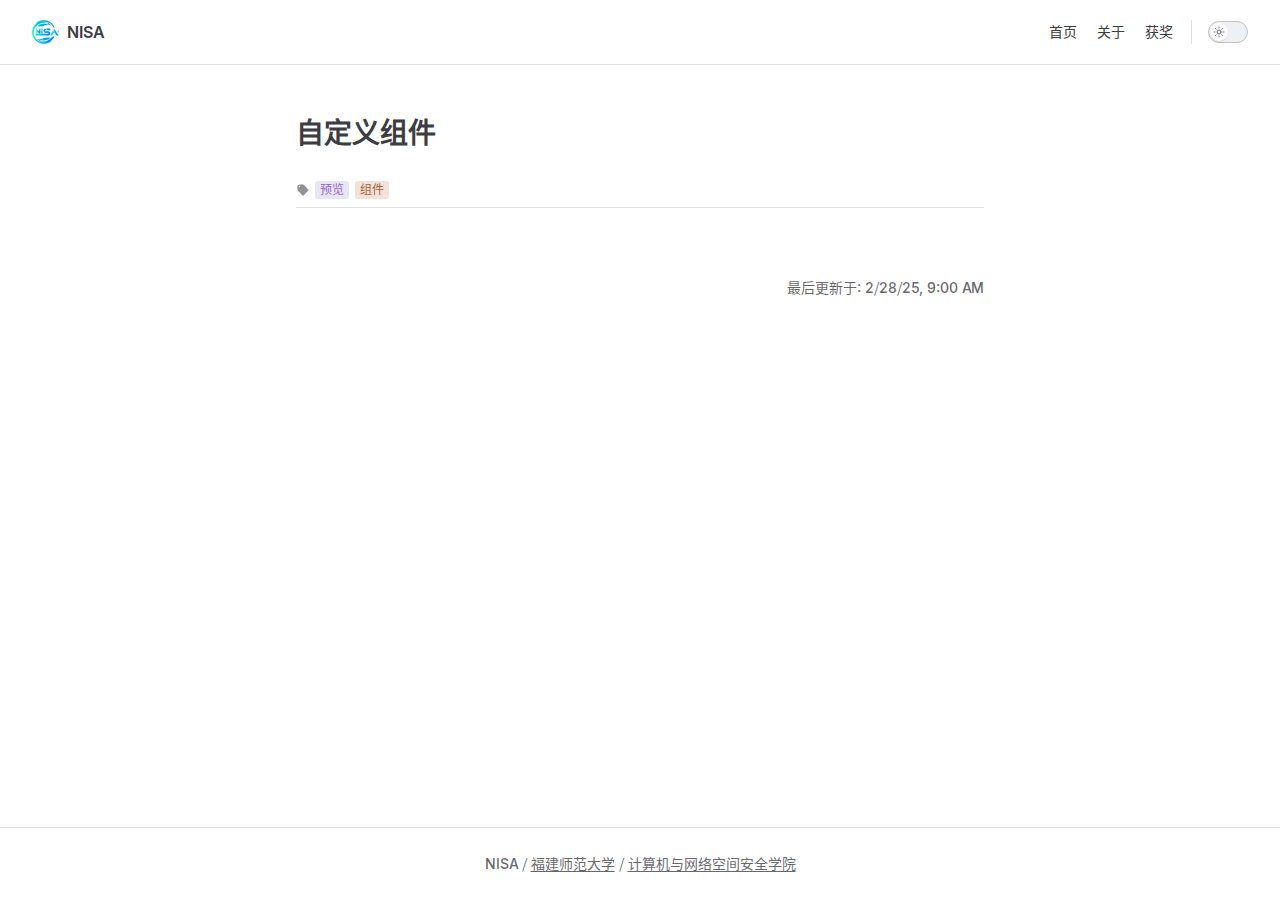
<file: article/6zbnj1b7/index.html>
<!doctype html><html lang="zh-CN"><head><meta charset="utf-8" /><meta name="viewport" content="width=device-width,initial-scale=1" /><meta name="generator" content="VuePress 2.0.0-rc.20" /><meta name="theme" content="VuePress Theme Plume " /><script id="check-mac-os">document.documentElement.classList.toggle('mac', /Mac|iPhone|iPod|iPad/i.test(navigator.platform))</script><script id="check-dark-mode">;(function () {const um= localStorage.getItem('vuepress-theme-appearance') || 'auto';const sm = window.matchMedia && window.matchMedia('(prefers-color-scheme: dark)').matches;const isDark = um === 'dark' || (um !== 'light' && sm);document.documentElement.dataset.theme = isDark ? 'dark' : 'light';})();</script><meta property="og:url" content="https://nisa-fjnu.github.io/article/6zbnj1b7/"><meta property="og:site_name" content="NISA"><meta property="og:title" content="自定义组件"><meta property="og:type" content="article"><meta property="og:locale" content="zh-CN"><meta property="og:updated_time" content="2025-02-28T09:00:24.000Z"><meta property="article:tag" content="预览"><meta property="article:tag" content="组件"><meta property="article:modified_time" content="2025-02-28T09:00:24.000Z"><script type="application/ld+json">{"@context":"https://schema.org","@type":"Article","headline":"自定义组件","image":[""],"dateModified":"2025-02-28T09:00:24.000Z","author":[]}</script><link rel="icon" type="image/png" href="/favicon.png"><title>自定义组件 | NISA</title><meta name="description" content="NISA Official Site"><link rel="preload" href="/assets/style-DbQY27-_.css" as="style"><link rel="stylesheet" href="/assets/style-DbQY27-_.css"><link rel="modulepreload" href="/assets/app-C4IV5Mlp.js"><link rel="modulepreload" href="/assets/index.html-Dyyw627q.js"></head><body><div id="app"><!--[--><!--[--><div class="theme-plume vp-layout" vp-container data-v-b62c4584><!--[--><!--[--><!--]--><!--[--><span tabindex="-1" data-v-4dc087bf></span><a href="#VPContent" class="vp-skip-link visually-hidden" data-v-4dc087bf> Skip to content </a><!--]--><!----><header class="vp-nav" data-v-b62c4584 data-v-299ab3a6><div class="vp-navbar" vp-navbar data-v-299ab3a6 data-v-3ba03d16><div class="wrapper" data-v-3ba03d16><div class="container" data-v-3ba03d16><div class="title" data-v-3ba03d16><div class="vp-navbar-title" data-v-3ba03d16 data-v-90b95e7b><a class="vp-link no-icon link title" href="/" data-v-90b95e7b data-v-8567890c><!--[--><!--[--><!--]--><!--[--><!--[--><!--[--><img class="vp-image dark logo" style="" src="/nisa.png" alt data-v-5bd037d1><!--]--><!--[--><img class="vp-image light logo" style="" src="/nisa.png" alt data-v-5bd037d1><!--]--><!--]--><!--]--><span data-v-90b95e7b>NISA</span><!--[--><!--]--><!--]--><!----></a></div></div><div class="content" data-v-3ba03d16><div class="content-body" data-v-3ba03d16><!--[--><!--]--><div class="vp-navbar-search search" data-v-3ba03d16><!----></div><nav aria-labelledby="main-nav-aria-label" class="vp-navbar-menu menu" data-v-3ba03d16 data-v-0c047cc7><span id="main-nav-aria-label" class="visually-hidden" data-v-0c047cc7>Main Navigation</span><!--[--><!--[--><a class="vp-link no-icon link navbar-menu-link" href="/" tabindex="0" data-v-0c047cc7 data-v-15b5b3cf data-v-8567890c><!--[--><!----><span data-v-15b5b3cf>首页</span><!--]--><!----></a><!--]--><!--[--><a class="vp-link no-icon link navbar-menu-link" href="/about/" tabindex="0" data-v-0c047cc7 data-v-15b5b3cf data-v-8567890c><!--[--><!----><span data-v-15b5b3cf>关于</span><!--]--><!----></a><!--]--><!--[--><a class="vp-link no-icon link navbar-menu-link" href="/awards/" tabindex="0" data-v-0c047cc7 data-v-15b5b3cf data-v-8567890c><!--[--><!----><span data-v-15b5b3cf>获奖</span><!--]--><!----></a><!--]--><!--]--></nav><!----><div class="vp-navbar-appearance appearance" data-v-3ba03d16 data-v-afef62a3><button class="vp-switch vp-switch-appearance" type="button" role="switch" title aria-checked="false" data-v-afef62a3 data-v-716ec146 data-v-ced84575><span class="check" data-v-ced84575><span class="icon" data-v-ced84575><!--[--><span class="vpi-sun sun" data-v-716ec146></span><span class="vpi-moon moon" data-v-716ec146></span><!--]--></span></span></button></div><!----><div class="vp-flyout vp-navbar-extra extra" data-v-3ba03d16 data-v-6077da9f data-v-0b230e1a><button type="button" class="button" aria-haspopup="true" aria-expanded="false" aria-label="extra navigation" data-v-0b230e1a><span class="vpi-more-horizontal icon" data-v-0b230e1a></span></button><div class="menu" data-v-0b230e1a><div class="vp-menu" data-v-0b230e1a data-v-5d7f681a><!----><!--[--><!--[--><!----><div class="group" data-v-6077da9f><div class="item appearance" data-v-6077da9f><p class="label" data-v-6077da9f>外观</p><div class="appearance-action" data-v-6077da9f><button class="vp-switch vp-switch-appearance" type="button" role="switch" title aria-checked="false" data-v-6077da9f data-v-716ec146 data-v-ced84575><span class="check" data-v-ced84575><span class="icon" data-v-ced84575><!--[--><span class="vpi-sun sun" data-v-716ec146></span><span class="vpi-moon moon" data-v-716ec146></span><!--]--></span></span></button></div></div></div><!----><!--]--><!--]--></div></div></div><!--[--><!--]--><button type="button" class="vp-navbar-hamburger hamburger" aria-label="mobile navigation" aria-expanded="false" aria-controls="nav-screen" data-v-3ba03d16 data-v-fe74290b><span class="container" data-v-fe74290b><span class="top" data-v-fe74290b></span><span class="middle" data-v-fe74290b></span><span class="bottom" data-v-fe74290b></span></span></button></div></div></div></div><div class="divider" data-v-3ba03d16><div class="divider-line" data-v-3ba03d16></div></div></div><!----></header><!----><!----><!--[--><div id="VPContent" vp-content class="vp-content" data-v-b62c4584 data-v-9afd31f9><div class="vp-doc-container" data-v-9afd31f9 data-v-9141a325><!--[--><!--]--><div class="container" data-v-9141a325><!----><div class="content" data-v-9141a325><div class="content-container" data-v-9141a325><!--[--><!--]--><main class="main" data-v-9141a325><!----><!--[--><h1 class="vp-doc-title page-title" data-v-8277825c>自定义组件 <!----></h1><div class="vp-doc-meta" data-v-8277825c><!----><p data-v-8277825c><span class="vpi-tag icon" data-v-8277825c></span><!--[--><span class="vp-link no-icon tag vp-tag-9f05" href="/" data-v-8277825c data-v-8567890c><!--[-->预览<!--]--><!----></span><span class="vp-link no-icon tag vp-tag-xopt" href="/" data-v-8277825c data-v-8567890c><!--[-->组件<!--]--><!----></span><!--]--></p><!----></div><!--]--><div class="_article_6zbnj1b7_ external-link-icon-enabled vp-doc plume-content" vp-content data-v-9141a325><div data-v-9141a325><!----></div><!----><!----><!----></div></main><!----><!----><!--[--><!--]--></div></div></div><!--[--><!--]--></div></div><!--]--><button style="display:none;" type="button" class="vp-back-to-top" aria-label="back to top" data-v-b62c4584 data-v-f391c1d3><span class="percent" data-allow-mismatch data-v-f391c1d3>0%</span><span class="show icon vpi-back-to-top" data-v-f391c1d3></span><svg aria-hidden="true" data-v-f391c1d3><circle cx="50%" cy="50%" data-allow-mismatch style="stroke-dasharray:calc(0% - 12.566370614359172px) calc(314.1592653589793% - 12.566370614359172px);" data-v-f391c1d3></circle></svg></button><footer class="vp-footer" vp-footer data-v-b62c4584 data-v-e8bcb917><!--[--><div class="container" data-v-e8bcb917><p class="message" data-v-e8bcb917>NISA / <a target="_blank" href="https://www.fjnu.edu.cn/">福建师范大学</a> / <a target="_blank" href="https://ccs.fjnu.edu.cn/">计算机与网络空间安全学院</a></p><!----></div><!--]--></footer><!--[--><!--]--><!--]--></div><!----><!--]--><!--[--><!--]--><!--]--></div><script type="module" src="/assets/app-C4IV5Mlp.js" defer></script></body></html>
</file>
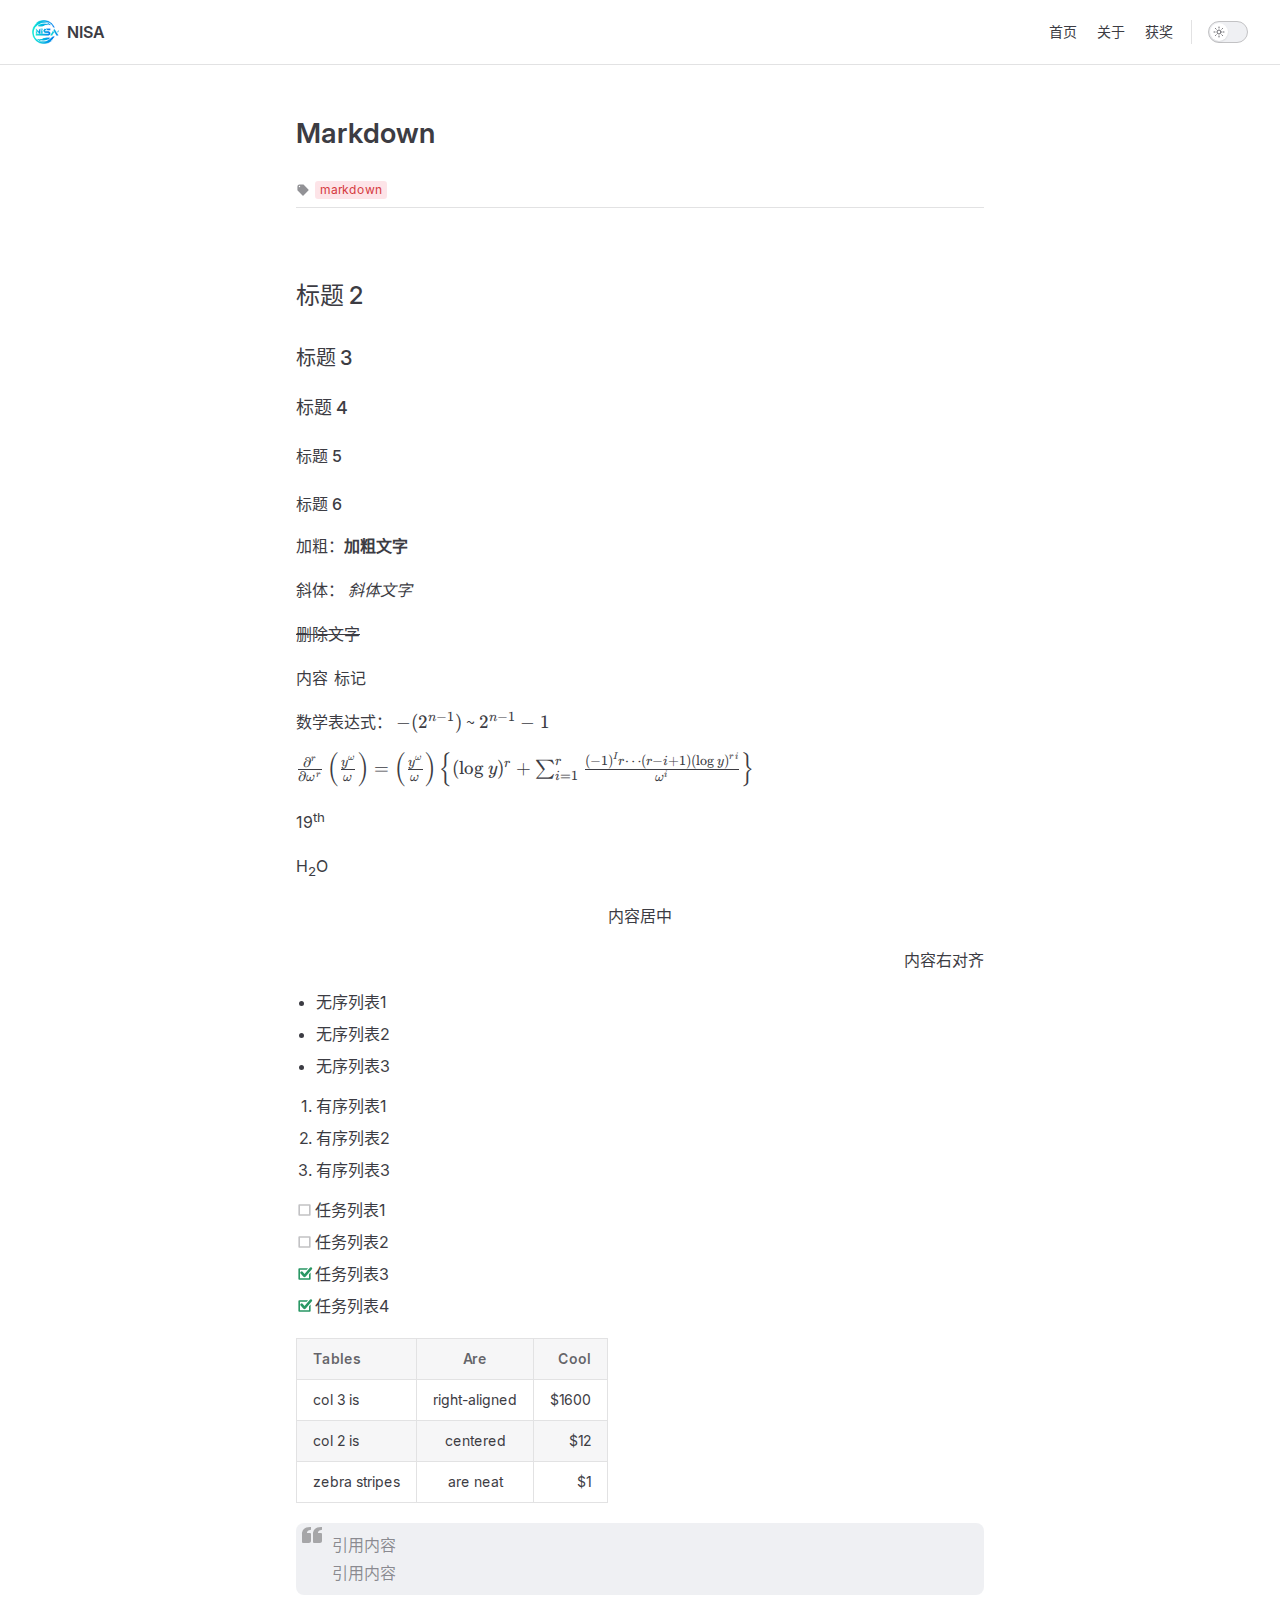
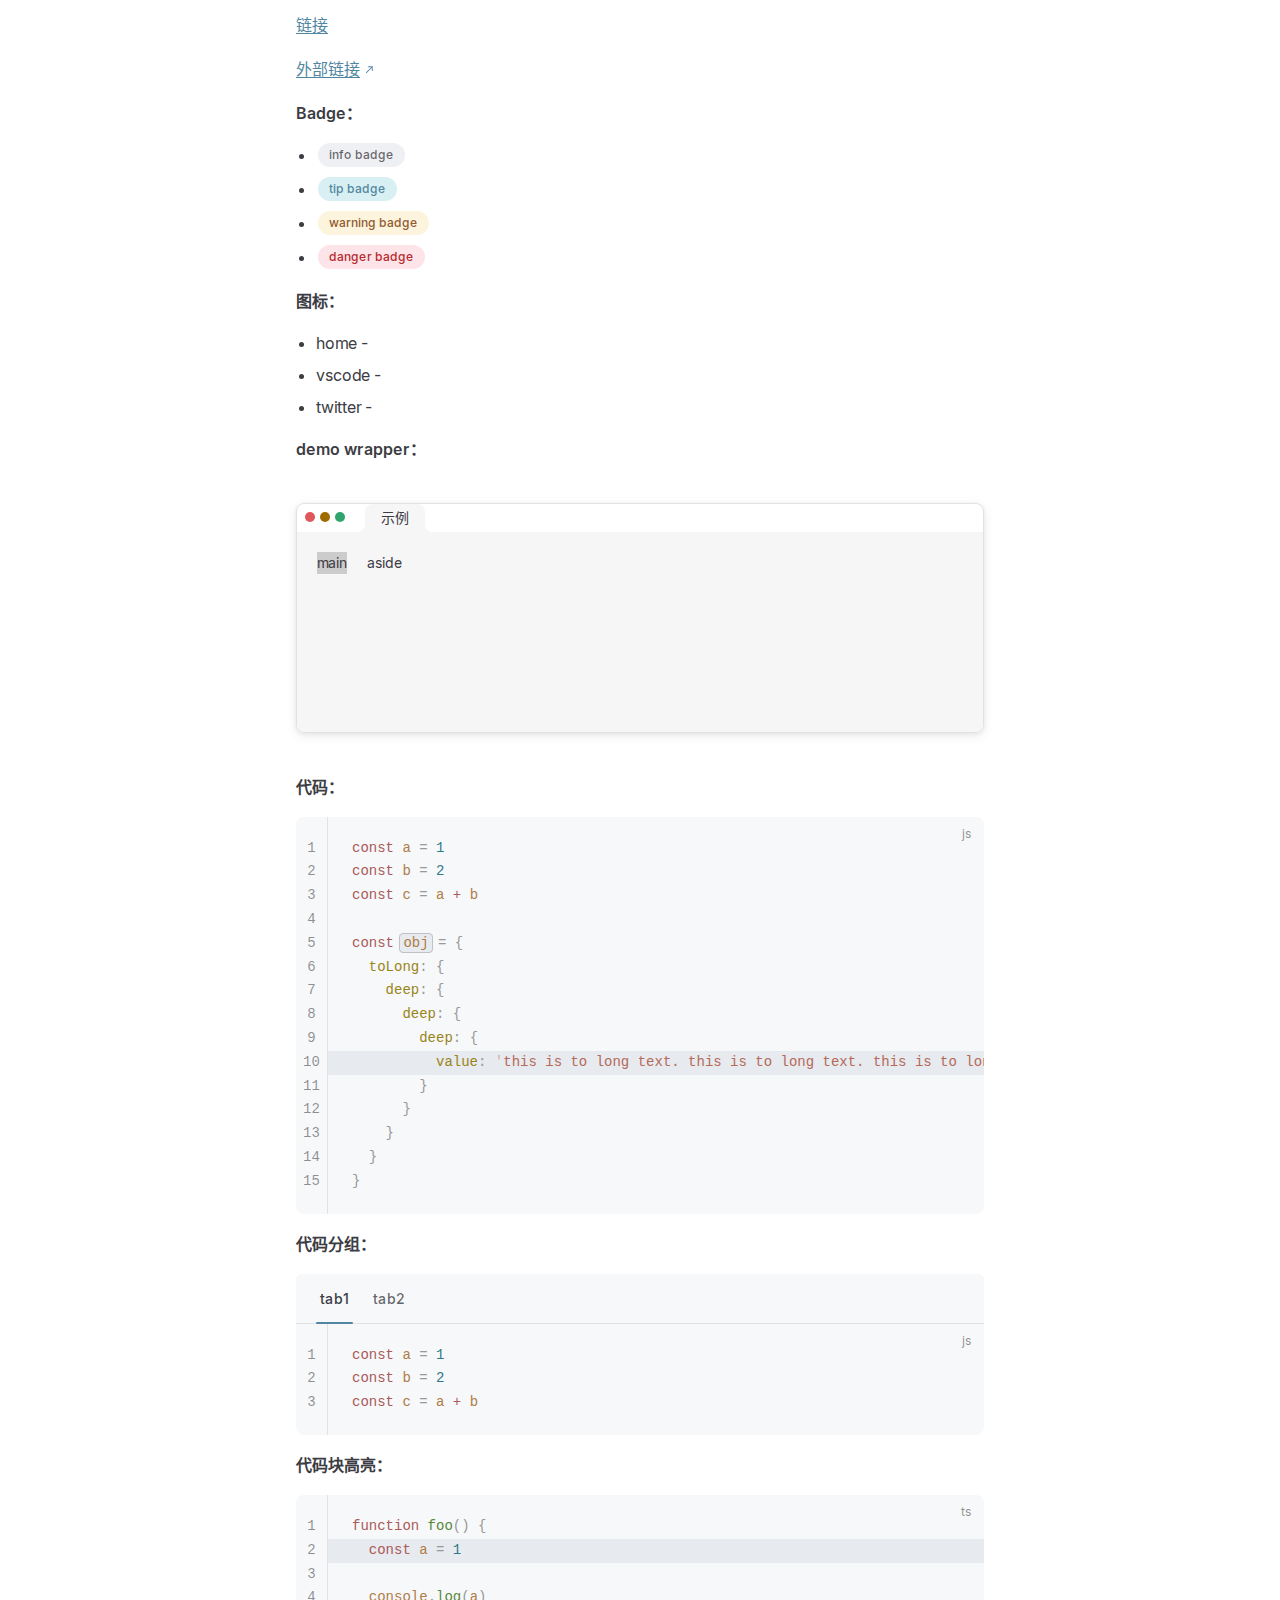
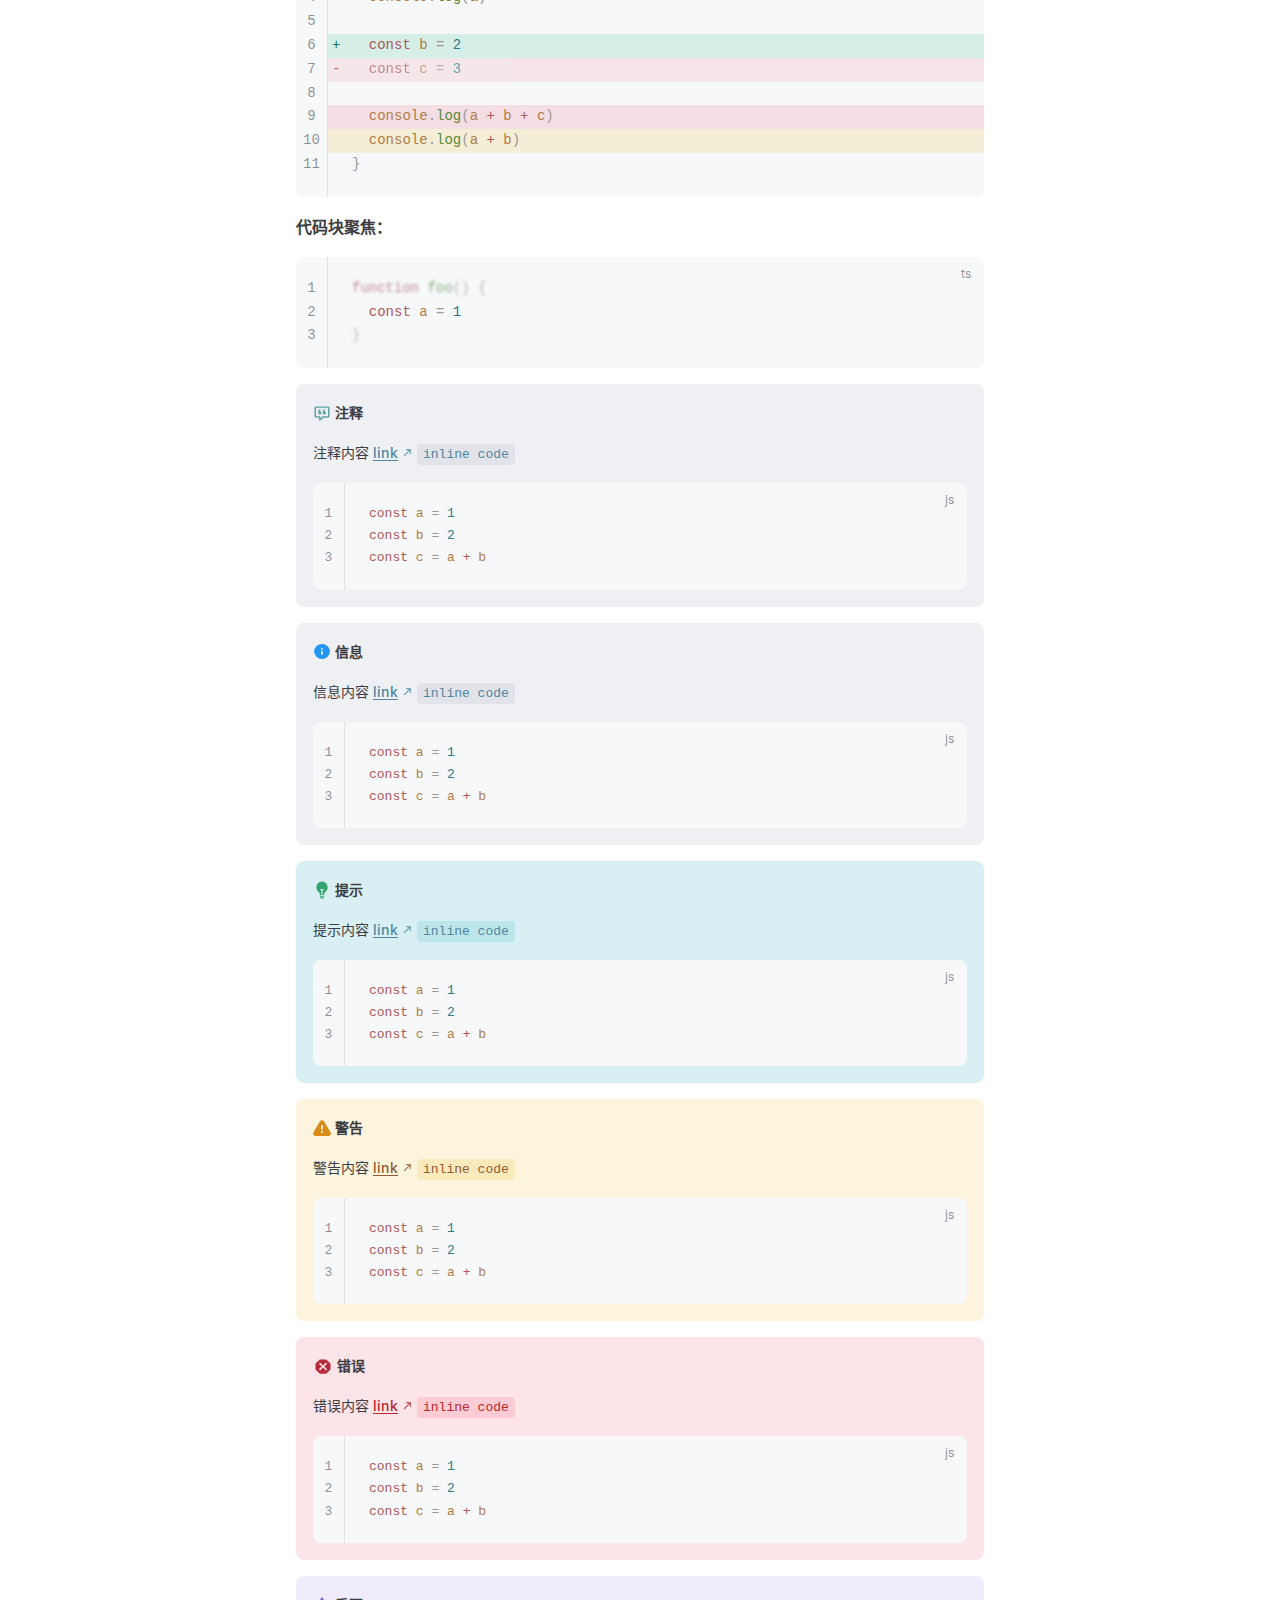
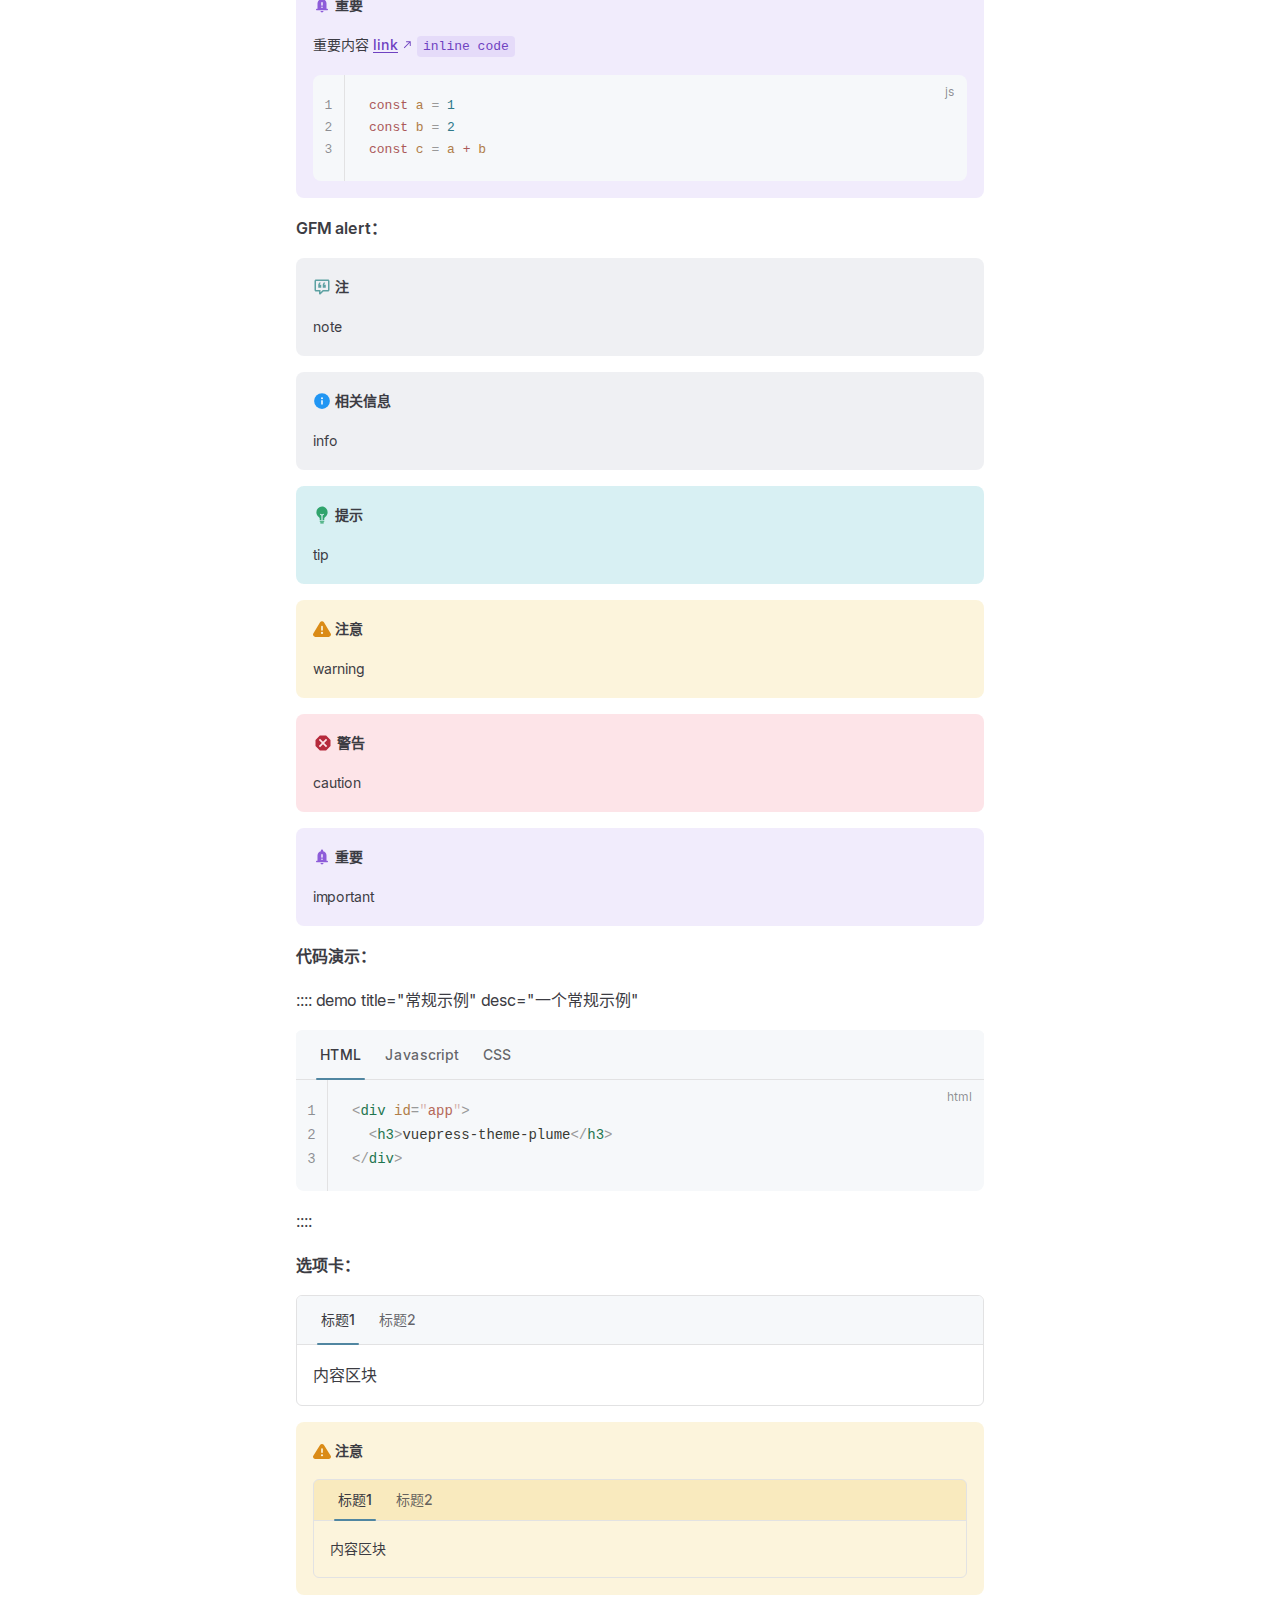
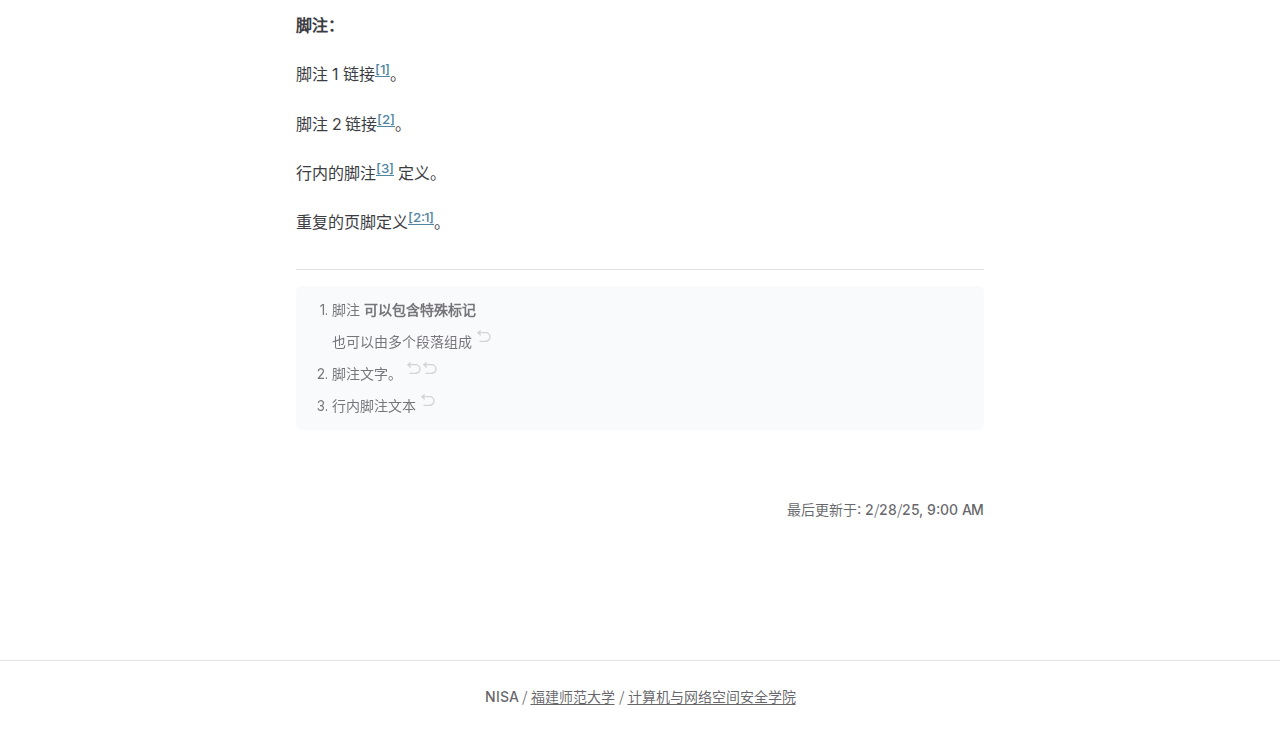
<file: article/wu9rqnvu/index.html>
<!doctype html><html lang="zh-CN"><head><meta charset="utf-8" /><meta name="viewport" content="width=device-width,initial-scale=1" /><meta name="generator" content="VuePress 2.0.0-rc.20" /><meta name="theme" content="VuePress Theme Plume " /><script id="check-mac-os">document.documentElement.classList.toggle('mac', /Mac|iPhone|iPod|iPad/i.test(navigator.platform))</script><script id="check-dark-mode">;(function () {const um= localStorage.getItem('vuepress-theme-appearance') || 'auto';const sm = window.matchMedia && window.matchMedia('(prefers-color-scheme: dark)').matches;const isDark = um === 'dark' || (um !== 'light' && sm);document.documentElement.dataset.theme = isDark ? 'dark' : 'light';})();</script><meta property="og:url" content="https://nisa-fjnu.github.io/article/wu9rqnvu/"><meta property="og:site_name" content="NISA"><meta property="og:title" content="Markdown"><meta property="og:description" content="标题 2 标题 3 标题 4 标题 5 标题 6 加粗：加粗文字 斜体： 斜体文字 内容 标记 数学表达式： −(2n−1) ~ 2n−1−1 ∂ωr∂r​(ωyω​)=(ωyω​){(logy)r+∑i=1r​ωi(−1)Ir⋯(r−i+1)(logy)ri​} 19th H2O 内容居中 内容右对齐 无序列表1 无序列表2 无序列表3 有序列表1 ..."><meta property="og:type" content="article"><meta property="og:locale" content="zh-CN"><meta property="og:updated_time" content="2025-02-28T09:00:24.000Z"><meta property="article:tag" content="markdown"><meta property="article:modified_time" content="2025-02-28T09:00:24.000Z"><script type="application/ld+json">{"@context":"https://schema.org","@type":"Article","headline":"Markdown","image":[""],"dateModified":"2025-02-28T09:00:24.000Z","author":[]}</script><link rel="icon" type="image/png" href="/favicon.png"><title>Markdown | NISA</title><meta name="description" content="标题 2 标题 3 标题 4 标题 5 标题 6 加粗：加粗文字 斜体： 斜体文字 内容 标记 数学表达式： −(2n−1) ~ 2n−1−1 ∂ωr∂r​(ωyω​)=(ωyω​){(logy)r+∑i=1r​ωi(−1)Ir⋯(r−i+1)(logy)ri​} 19th H2O 内容居中 内容右对齐 无序列表1 无序列表2 无序列表3 有序列表1 ..."><link rel="preload" href="/assets/style-DbQY27-_.css" as="style"><link rel="stylesheet" href="/assets/style-DbQY27-_.css"><link rel="modulepreload" href="/assets/app-C4IV5Mlp.js"><link rel="modulepreload" href="/assets/index.html-BCvuvHf-.js"></head><body><div id="app"><!--[--><!--[--><div class="theme-plume vp-layout" vp-container data-v-b62c4584><!--[--><!--[--><!--]--><!--[--><span tabindex="-1" data-v-4dc087bf></span><a href="#VPContent" class="vp-skip-link visually-hidden" data-v-4dc087bf> Skip to content </a><!--]--><!----><header class="vp-nav" data-v-b62c4584 data-v-299ab3a6><div class="vp-navbar" vp-navbar data-v-299ab3a6 data-v-3ba03d16><div class="wrapper" data-v-3ba03d16><div class="container" data-v-3ba03d16><div class="title" data-v-3ba03d16><div class="vp-navbar-title" data-v-3ba03d16 data-v-90b95e7b><a class="vp-link no-icon link title" href="/" data-v-90b95e7b data-v-8567890c><!--[--><!--[--><!--]--><!--[--><!--[--><!--[--><img class="vp-image dark logo" style="" src="/nisa.png" alt data-v-5bd037d1><!--]--><!--[--><img class="vp-image light logo" style="" src="/nisa.png" alt data-v-5bd037d1><!--]--><!--]--><!--]--><span data-v-90b95e7b>NISA</span><!--[--><!--]--><!--]--><!----></a></div></div><div class="content" data-v-3ba03d16><div class="content-body" data-v-3ba03d16><!--[--><!--]--><div class="vp-navbar-search search" data-v-3ba03d16><!----></div><nav aria-labelledby="main-nav-aria-label" class="vp-navbar-menu menu" data-v-3ba03d16 data-v-0c047cc7><span id="main-nav-aria-label" class="visually-hidden" data-v-0c047cc7>Main Navigation</span><!--[--><!--[--><a class="vp-link no-icon link navbar-menu-link" href="/" tabindex="0" data-v-0c047cc7 data-v-15b5b3cf data-v-8567890c><!--[--><!----><span data-v-15b5b3cf>首页</span><!--]--><!----></a><!--]--><!--[--><a class="vp-link no-icon link navbar-menu-link" href="/about/" tabindex="0" data-v-0c047cc7 data-v-15b5b3cf data-v-8567890c><!--[--><!----><span data-v-15b5b3cf>关于</span><!--]--><!----></a><!--]--><!--[--><a class="vp-link no-icon link navbar-menu-link" href="/awards/" tabindex="0" data-v-0c047cc7 data-v-15b5b3cf data-v-8567890c><!--[--><!----><span data-v-15b5b3cf>获奖</span><!--]--><!----></a><!--]--><!--]--></nav><!----><div class="vp-navbar-appearance appearance" data-v-3ba03d16 data-v-afef62a3><button class="vp-switch vp-switch-appearance" type="button" role="switch" title aria-checked="false" data-v-afef62a3 data-v-716ec146 data-v-ced84575><span class="check" data-v-ced84575><span class="icon" data-v-ced84575><!--[--><span class="vpi-sun sun" data-v-716ec146></span><span class="vpi-moon moon" data-v-716ec146></span><!--]--></span></span></button></div><!----><div class="vp-flyout vp-navbar-extra extra" data-v-3ba03d16 data-v-6077da9f data-v-0b230e1a><button type="button" class="button" aria-haspopup="true" aria-expanded="false" aria-label="extra navigation" data-v-0b230e1a><span class="vpi-more-horizontal icon" data-v-0b230e1a></span></button><div class="menu" data-v-0b230e1a><div class="vp-menu" data-v-0b230e1a data-v-5d7f681a><!----><!--[--><!--[--><!----><div class="group" data-v-6077da9f><div class="item appearance" data-v-6077da9f><p class="label" data-v-6077da9f>外观</p><div class="appearance-action" data-v-6077da9f><button class="vp-switch vp-switch-appearance" type="button" role="switch" title aria-checked="false" data-v-6077da9f data-v-716ec146 data-v-ced84575><span class="check" data-v-ced84575><span class="icon" data-v-ced84575><!--[--><span class="vpi-sun sun" data-v-716ec146></span><span class="vpi-moon moon" data-v-716ec146></span><!--]--></span></span></button></div></div></div><!----><!--]--><!--]--></div></div></div><!--[--><!--]--><button type="button" class="vp-navbar-hamburger hamburger" aria-label="mobile navigation" aria-expanded="false" aria-controls="nav-screen" data-v-3ba03d16 data-v-fe74290b><span class="container" data-v-fe74290b><span class="top" data-v-fe74290b></span><span class="middle" data-v-fe74290b></span><span class="bottom" data-v-fe74290b></span></span></button></div></div></div></div><div class="divider" data-v-3ba03d16><div class="divider-line" data-v-3ba03d16></div></div></div><!----></header><!----><!----><!--[--><div id="VPContent" vp-content class="vp-content" data-v-b62c4584 data-v-9afd31f9><div class="vp-doc-container" data-v-9afd31f9 data-v-9141a325><!--[--><!--]--><div class="container" data-v-9141a325><!----><div class="content" data-v-9141a325><div class="content-container" data-v-9141a325><!--[--><!--]--><main class="main" data-v-9141a325><!----><!--[--><h1 class="vp-doc-title page-title" data-v-8277825c>Markdown <!----></h1><div class="vp-doc-meta" data-v-8277825c><!----><p data-v-8277825c><span class="vpi-tag icon" data-v-8277825c></span><!--[--><span class="vp-link no-icon tag vp-tag-tc4c" href="/" data-v-8277825c data-v-8567890c><!--[-->markdown<!--]--><!----></span><!--]--></p><!----></div><!--]--><div class="_article_wu9rqnvu_ external-link-icon-enabled vp-doc plume-content" vp-content data-v-9141a325><div data-v-9141a325 data-v-37b4b3de><h2 id="标题-2" tabindex="-1" data-v-37b4b3de><a class="header-anchor" href="#标题-2" data-v-37b4b3de><span data-v-37b4b3de>标题 2</span></a></h2><h3 id="标题-3" tabindex="-1" data-v-37b4b3de><a class="header-anchor" href="#标题-3" data-v-37b4b3de><span data-v-37b4b3de>标题 3</span></a></h3><h4 id="标题-4" tabindex="-1" data-v-37b4b3de><a class="header-anchor" href="#标题-4" data-v-37b4b3de><span data-v-37b4b3de>标题 4</span></a></h4><h5 id="标题-5" tabindex="-1" data-v-37b4b3de><a class="header-anchor" href="#标题-5" data-v-37b4b3de><span data-v-37b4b3de>标题 5</span></a></h5><h6 id="标题-6" tabindex="-1" data-v-37b4b3de><a class="header-anchor" href="#标题-6" data-v-37b4b3de><span data-v-37b4b3de>标题 6</span></a></h6><p data-v-37b4b3de>加粗：<strong data-v-37b4b3de>加粗文字</strong></p><p data-v-37b4b3de>斜体： <em data-v-37b4b3de>斜体文字</em></p><p data-v-37b4b3de><s data-v-37b4b3de>删除文字</s></p><p data-v-37b4b3de>内容 <mark data-v-37b4b3de>标记</mark></p><p data-v-37b4b3de>数学表达式： <span class="katex" data-v-37b4b3de><span class="katex-mathml" data-v-37b4b3de><math xmlns="http://www.w3.org/1998/Math/MathML" data-v-37b4b3de><semantics data-v-37b4b3de><mrow data-v-37b4b3de><mo data-v-37b4b3de>−</mo><mo stretchy="false" data-v-37b4b3de>(</mo><msup data-v-37b4b3de><mn data-v-37b4b3de>2</mn><mrow data-v-37b4b3de><mi data-v-37b4b3de>n</mi><mo data-v-37b4b3de>−</mo><mn data-v-37b4b3de>1</mn></mrow></msup><mo stretchy="false" data-v-37b4b3de>)</mo></mrow><annotation encoding="application/x-tex" data-v-37b4b3de>-(2^{n-1})</annotation></semantics></math></span><span class="katex-html" aria-hidden="true" data-v-37b4b3de><span class="base" data-v-37b4b3de><span class="strut" style="height:1.0641em;vertical-align:-0.25em;" data-v-37b4b3de></span><span class="mord" data-v-37b4b3de>−</span><span class="mopen" data-v-37b4b3de>(</span><span class="mord" data-v-37b4b3de><span class="mord" data-v-37b4b3de>2</span><span class="msupsub" data-v-37b4b3de><span class="vlist-t" data-v-37b4b3de><span class="vlist-r" data-v-37b4b3de><span class="vlist" style="height:0.8141em;" data-v-37b4b3de><span style="top:-3.063em;margin-right:0.05em;" data-v-37b4b3de><span class="pstrut" style="height:2.7em;" data-v-37b4b3de></span><span class="sizing reset-size6 size3 mtight" data-v-37b4b3de><span class="mord mtight" data-v-37b4b3de><span class="mord mathnormal mtight" data-v-37b4b3de>n</span><span class="mbin mtight" data-v-37b4b3de>−</span><span class="mord mtight" data-v-37b4b3de>1</span></span></span></span></span></span></span></span></span><span class="mclose" data-v-37b4b3de>)</span></span></span></span> ~ <span class="katex" data-v-37b4b3de><span class="katex-mathml" data-v-37b4b3de><math xmlns="http://www.w3.org/1998/Math/MathML" data-v-37b4b3de><semantics data-v-37b4b3de><mrow data-v-37b4b3de><msup data-v-37b4b3de><mn data-v-37b4b3de>2</mn><mrow data-v-37b4b3de><mi data-v-37b4b3de>n</mi><mo data-v-37b4b3de>−</mo><mn data-v-37b4b3de>1</mn></mrow></msup><mo data-v-37b4b3de>−</mo><mn data-v-37b4b3de>1</mn></mrow><annotation encoding="application/x-tex" data-v-37b4b3de>2^{n-1} -1</annotation></semantics></math></span><span class="katex-html" aria-hidden="true" data-v-37b4b3de><span class="base" data-v-37b4b3de><span class="strut" style="height:0.8974em;vertical-align:-0.0833em;" data-v-37b4b3de></span><span class="mord" data-v-37b4b3de><span class="mord" data-v-37b4b3de>2</span><span class="msupsub" data-v-37b4b3de><span class="vlist-t" data-v-37b4b3de><span class="vlist-r" data-v-37b4b3de><span class="vlist" style="height:0.8141em;" data-v-37b4b3de><span style="top:-3.063em;margin-right:0.05em;" data-v-37b4b3de><span class="pstrut" style="height:2.7em;" data-v-37b4b3de></span><span class="sizing reset-size6 size3 mtight" data-v-37b4b3de><span class="mord mtight" data-v-37b4b3de><span class="mord mathnormal mtight" data-v-37b4b3de>n</span><span class="mbin mtight" data-v-37b4b3de>−</span><span class="mord mtight" data-v-37b4b3de>1</span></span></span></span></span></span></span></span></span><span class="mspace" style="margin-right:0.2222em;" data-v-37b4b3de></span><span class="mbin" data-v-37b4b3de>−</span><span class="mspace" style="margin-right:0.2222em;" data-v-37b4b3de></span></span><span class="base" data-v-37b4b3de><span class="strut" style="height:0.6444em;" data-v-37b4b3de></span><span class="mord" data-v-37b4b3de>1</span></span></span></span></p><p data-v-37b4b3de><span class="katex" data-v-37b4b3de><span class="katex-mathml" data-v-37b4b3de><math xmlns="http://www.w3.org/1998/Math/MathML" data-v-37b4b3de><semantics data-v-37b4b3de><mrow data-v-37b4b3de><mfrac data-v-37b4b3de><msup data-v-37b4b3de><mi mathvariant="normal" data-v-37b4b3de>∂</mi><mi data-v-37b4b3de>r</mi></msup><mrow data-v-37b4b3de><mi mathvariant="normal" data-v-37b4b3de>∂</mi><msup data-v-37b4b3de><mi data-v-37b4b3de>ω</mi><mi data-v-37b4b3de>r</mi></msup></mrow></mfrac><mrow data-v-37b4b3de><mo fence="true" data-v-37b4b3de>(</mo><mfrac data-v-37b4b3de><msup data-v-37b4b3de><mi data-v-37b4b3de>y</mi><mi data-v-37b4b3de>ω</mi></msup><mi data-v-37b4b3de>ω</mi></mfrac><mo fence="true" data-v-37b4b3de>)</mo></mrow><mo data-v-37b4b3de>=</mo><mrow data-v-37b4b3de><mo fence="true" data-v-37b4b3de>(</mo><mfrac data-v-37b4b3de><msup data-v-37b4b3de><mi data-v-37b4b3de>y</mi><mi data-v-37b4b3de>ω</mi></msup><mi data-v-37b4b3de>ω</mi></mfrac><mo fence="true" data-v-37b4b3de>)</mo></mrow><mrow data-v-37b4b3de><mo fence="true" data-v-37b4b3de>{</mo><mo stretchy="false" data-v-37b4b3de>(</mo><mi data-v-37b4b3de>log</mi><mo data-v-37b4b3de>⁡</mo><mi data-v-37b4b3de>y</mi><msup data-v-37b4b3de><mo stretchy="false" data-v-37b4b3de>)</mo><mi data-v-37b4b3de>r</mi></msup><mo data-v-37b4b3de>+</mo><msubsup data-v-37b4b3de><mo data-v-37b4b3de>∑</mo><mrow data-v-37b4b3de><mi data-v-37b4b3de>i</mi><mo data-v-37b4b3de>=</mo><mn data-v-37b4b3de>1</mn></mrow><mi data-v-37b4b3de>r</mi></msubsup><mfrac data-v-37b4b3de><mrow data-v-37b4b3de><mo stretchy="false" data-v-37b4b3de>(</mo><mo data-v-37b4b3de>−</mo><mn data-v-37b4b3de>1</mn><msup data-v-37b4b3de><mo stretchy="false" data-v-37b4b3de>)</mo><mi data-v-37b4b3de>I</mi></msup><mi data-v-37b4b3de>r</mi><mo data-v-37b4b3de>⋯</mo><mo stretchy="false" data-v-37b4b3de>(</mo><mi data-v-37b4b3de>r</mi><mo data-v-37b4b3de>−</mo><mi data-v-37b4b3de>i</mi><mo data-v-37b4b3de>+</mo><mn data-v-37b4b3de>1</mn><mo stretchy="false" data-v-37b4b3de>)</mo><mo stretchy="false" data-v-37b4b3de>(</mo><mi data-v-37b4b3de>log</mi><mo data-v-37b4b3de>⁡</mo><mi data-v-37b4b3de>y</mi><msup data-v-37b4b3de><mo stretchy="false" data-v-37b4b3de>)</mo><mrow data-v-37b4b3de><mi data-v-37b4b3de>r</mi><mi data-v-37b4b3de>i</mi></mrow></msup></mrow><msup data-v-37b4b3de><mi data-v-37b4b3de>ω</mi><mi data-v-37b4b3de>i</mi></msup></mfrac><mo fence="true" data-v-37b4b3de>}</mo></mrow></mrow><annotation encoding="application/x-tex" data-v-37b4b3de>\frac {\partial^r} {\partial \omega^r} \left(\frac {y^{\omega}} {\omega}\right) = \left(\frac {y^{\omega}} {\omega}\right) \left\{(\log y)^r + \sum_{i=1}^r \frac {(-1)^ Ir \cdots (r-i+1) (\log y)^{ri}} {\omega^i} \right\}</annotation></semantics></math></span><span class="katex-html" aria-hidden="true" data-v-37b4b3de><span class="base" data-v-37b4b3de><span class="strut" style="height:1.8em;vertical-align:-0.65em;" data-v-37b4b3de></span><span class="mord" data-v-37b4b3de><span class="mopen nulldelimiter" data-v-37b4b3de></span><span class="mfrac" data-v-37b4b3de><span class="vlist-t vlist-t2" data-v-37b4b3de><span class="vlist-r" data-v-37b4b3de><span class="vlist" style="height:0.911em;" data-v-37b4b3de><span style="top:-2.655em;" data-v-37b4b3de><span class="pstrut" style="height:3em;" data-v-37b4b3de></span><span class="sizing reset-size6 size3 mtight" data-v-37b4b3de><span class="mord mtight" data-v-37b4b3de><span class="mord mtight" style="margin-right:0.05556em;" data-v-37b4b3de>∂</span><span class="mord mtight" data-v-37b4b3de><span class="mord mathnormal mtight" style="margin-right:0.03588em;" data-v-37b4b3de>ω</span><span class="msupsub" data-v-37b4b3de><span class="vlist-t" data-v-37b4b3de><span class="vlist-r" data-v-37b4b3de><span class="vlist" style="height:0.5935em;" data-v-37b4b3de><span style="top:-2.786em;margin-right:0.0714em;" data-v-37b4b3de><span class="pstrut" style="height:2.5em;" data-v-37b4b3de></span><span class="sizing reset-size3 size1 mtight" data-v-37b4b3de><span class="mord mathnormal mtight" style="margin-right:0.02778em;" data-v-37b4b3de>r</span></span></span></span></span></span></span></span></span></span></span><span style="top:-3.23em;" data-v-37b4b3de><span class="pstrut" style="height:3em;" data-v-37b4b3de></span><span class="frac-line" style="border-bottom-width:0.04em;" data-v-37b4b3de></span></span><span style="top:-3.394em;" data-v-37b4b3de><span class="pstrut" style="height:3em;" data-v-37b4b3de></span><span class="sizing reset-size6 size3 mtight" data-v-37b4b3de><span class="mord mtight" data-v-37b4b3de><span class="mord mtight" data-v-37b4b3de><span class="mord mtight" style="margin-right:0.05556em;" data-v-37b4b3de>∂</span><span class="msupsub" data-v-37b4b3de><span class="vlist-t" data-v-37b4b3de><span class="vlist-r" data-v-37b4b3de><span class="vlist" style="height:0.7385em;" data-v-37b4b3de><span style="top:-2.931em;margin-right:0.0714em;" data-v-37b4b3de><span class="pstrut" style="height:2.5em;" data-v-37b4b3de></span><span class="sizing reset-size3 size1 mtight" data-v-37b4b3de><span class="mord mathnormal mtight" style="margin-right:0.02778em;" data-v-37b4b3de>r</span></span></span></span></span></span></span></span></span></span></span></span><span class="vlist-s" data-v-37b4b3de>​</span></span><span class="vlist-r" data-v-37b4b3de><span class="vlist" style="height:0.345em;" data-v-37b4b3de><span data-v-37b4b3de></span></span></span></span></span><span class="mclose nulldelimiter" data-v-37b4b3de></span></span><span class="mspace" style="margin-right:0.1667em;" data-v-37b4b3de></span><span class="minner" data-v-37b4b3de><span class="mopen delimcenter" style="top:0em;" data-v-37b4b3de><span class="delimsizing size2" data-v-37b4b3de>(</span></span><span class="mord" data-v-37b4b3de><span class="mopen nulldelimiter" data-v-37b4b3de></span><span class="mfrac" data-v-37b4b3de><span class="vlist-t vlist-t2" data-v-37b4b3de><span class="vlist-r" data-v-37b4b3de><span class="vlist" style="height:0.9631em;" data-v-37b4b3de><span style="top:-2.655em;" data-v-37b4b3de><span class="pstrut" style="height:3em;" data-v-37b4b3de></span><span class="sizing reset-size6 size3 mtight" data-v-37b4b3de><span class="mord mtight" data-v-37b4b3de><span class="mord mathnormal mtight" style="margin-right:0.03588em;" data-v-37b4b3de>ω</span></span></span></span><span style="top:-3.23em;" data-v-37b4b3de><span class="pstrut" style="height:3em;" data-v-37b4b3de></span><span class="frac-line" style="border-bottom-width:0.04em;" data-v-37b4b3de></span></span><span style="top:-3.4461em;" data-v-37b4b3de><span class="pstrut" style="height:3em;" data-v-37b4b3de></span><span class="sizing reset-size6 size3 mtight" data-v-37b4b3de><span class="mord mtight" data-v-37b4b3de><span class="mord mtight" data-v-37b4b3de><span class="mord mathnormal mtight" style="margin-right:0.03588em;" data-v-37b4b3de>y</span><span class="msupsub" data-v-37b4b3de><span class="vlist-t" data-v-37b4b3de><span class="vlist-r" data-v-37b4b3de><span class="vlist" style="height:0.7385em;" data-v-37b4b3de><span style="top:-2.931em;margin-right:0.0714em;" data-v-37b4b3de><span class="pstrut" style="height:2.5em;" data-v-37b4b3de></span><span class="sizing reset-size3 size1 mtight" data-v-37b4b3de><span class="mord mtight" data-v-37b4b3de><span class="mord mathnormal mtight" style="margin-right:0.03588em;" data-v-37b4b3de>ω</span></span></span></span></span></span></span></span></span></span></span></span></span><span class="vlist-s" data-v-37b4b3de>​</span></span><span class="vlist-r" data-v-37b4b3de><span class="vlist" style="height:0.345em;" data-v-37b4b3de><span data-v-37b4b3de></span></span></span></span></span><span class="mclose nulldelimiter" data-v-37b4b3de></span></span><span class="mclose delimcenter" style="top:0em;" data-v-37b4b3de><span class="delimsizing size2" data-v-37b4b3de>)</span></span></span><span class="mspace" style="margin-right:0.2778em;" data-v-37b4b3de></span><span class="mrel" data-v-37b4b3de>=</span><span class="mspace" style="margin-right:0.2778em;" data-v-37b4b3de></span></span><span class="base" data-v-37b4b3de><span class="strut" style="height:1.8em;vertical-align:-0.65em;" data-v-37b4b3de></span><span class="minner" data-v-37b4b3de><span class="mopen delimcenter" style="top:0em;" data-v-37b4b3de><span class="delimsizing size2" data-v-37b4b3de>(</span></span><span class="mord" data-v-37b4b3de><span class="mopen nulldelimiter" data-v-37b4b3de></span><span class="mfrac" data-v-37b4b3de><span class="vlist-t vlist-t2" data-v-37b4b3de><span class="vlist-r" data-v-37b4b3de><span class="vlist" style="height:0.9631em;" data-v-37b4b3de><span style="top:-2.655em;" data-v-37b4b3de><span class="pstrut" style="height:3em;" data-v-37b4b3de></span><span class="sizing reset-size6 size3 mtight" data-v-37b4b3de><span class="mord mtight" data-v-37b4b3de><span class="mord mathnormal mtight" style="margin-right:0.03588em;" data-v-37b4b3de>ω</span></span></span></span><span style="top:-3.23em;" data-v-37b4b3de><span class="pstrut" style="height:3em;" data-v-37b4b3de></span><span class="frac-line" style="border-bottom-width:0.04em;" data-v-37b4b3de></span></span><span style="top:-3.4461em;" data-v-37b4b3de><span class="pstrut" style="height:3em;" data-v-37b4b3de></span><span class="sizing reset-size6 size3 mtight" data-v-37b4b3de><span class="mord mtight" data-v-37b4b3de><span class="mord mtight" data-v-37b4b3de><span class="mord mathnormal mtight" style="margin-right:0.03588em;" data-v-37b4b3de>y</span><span class="msupsub" data-v-37b4b3de><span class="vlist-t" data-v-37b4b3de><span class="vlist-r" data-v-37b4b3de><span class="vlist" style="height:0.7385em;" data-v-37b4b3de><span style="top:-2.931em;margin-right:0.0714em;" data-v-37b4b3de><span class="pstrut" style="height:2.5em;" data-v-37b4b3de></span><span class="sizing reset-size3 size1 mtight" data-v-37b4b3de><span class="mord mtight" data-v-37b4b3de><span class="mord mathnormal mtight" style="margin-right:0.03588em;" data-v-37b4b3de>ω</span></span></span></span></span></span></span></span></span></span></span></span></span><span class="vlist-s" data-v-37b4b3de>​</span></span><span class="vlist-r" data-v-37b4b3de><span class="vlist" style="height:0.345em;" data-v-37b4b3de><span data-v-37b4b3de></span></span></span></span></span><span class="mclose nulldelimiter" data-v-37b4b3de></span></span><span class="mclose delimcenter" style="top:0em;" data-v-37b4b3de><span class="delimsizing size2" data-v-37b4b3de>)</span></span></span><span class="mspace" style="margin-right:0.1667em;" data-v-37b4b3de></span><span class="minner" data-v-37b4b3de><span class="mopen delimcenter" style="top:0em;" data-v-37b4b3de><span class="delimsizing size2" data-v-37b4b3de>{</span></span><span class="mopen" data-v-37b4b3de>(</span><span class="mop" data-v-37b4b3de>lo<span style="margin-right:0.01389em;" data-v-37b4b3de>g</span></span><span class="mspace" style="margin-right:0.1667em;" data-v-37b4b3de></span><span class="mord mathnormal" style="margin-right:0.03588em;" data-v-37b4b3de>y</span><span class="mclose" data-v-37b4b3de><span class="mclose" data-v-37b4b3de>)</span><span class="msupsub" data-v-37b4b3de><span class="vlist-t" data-v-37b4b3de><span class="vlist-r" data-v-37b4b3de><span class="vlist" style="height:0.6644em;" data-v-37b4b3de><span style="top:-3.063em;margin-right:0.05em;" data-v-37b4b3de><span class="pstrut" style="height:2.7em;" data-v-37b4b3de></span><span class="sizing reset-size6 size3 mtight" data-v-37b4b3de><span class="mord mathnormal mtight" style="margin-right:0.02778em;" data-v-37b4b3de>r</span></span></span></span></span></span></span></span><span class="mspace" style="margin-right:0.2222em;" data-v-37b4b3de></span><span class="mbin" data-v-37b4b3de>+</span><span class="mspace" style="margin-right:0.2222em;" data-v-37b4b3de></span><span class="mop" data-v-37b4b3de><span class="mop op-symbol small-op" style="position:relative;top:0em;" data-v-37b4b3de>∑</span><span class="msupsub" data-v-37b4b3de><span class="vlist-t vlist-t2" data-v-37b4b3de><span class="vlist-r" data-v-37b4b3de><span class="vlist" style="height:0.8043em;" data-v-37b4b3de><span style="top:-2.4003em;margin-left:0em;margin-right:0.05em;" data-v-37b4b3de><span class="pstrut" style="height:2.7em;" data-v-37b4b3de></span><span class="sizing reset-size6 size3 mtight" data-v-37b4b3de><span class="mord mtight" data-v-37b4b3de><span class="mord mathnormal mtight" data-v-37b4b3de>i</span><span class="mrel mtight" data-v-37b4b3de>=</span><span class="mord mtight" data-v-37b4b3de>1</span></span></span></span><span style="top:-3.2029em;margin-right:0.05em;" data-v-37b4b3de><span class="pstrut" style="height:2.7em;" data-v-37b4b3de></span><span class="sizing reset-size6 size3 mtight" data-v-37b4b3de><span class="mord mathnormal mtight" style="margin-right:0.02778em;" data-v-37b4b3de>r</span></span></span></span><span class="vlist-s" data-v-37b4b3de>​</span></span><span class="vlist-r" data-v-37b4b3de><span class="vlist" style="height:0.2997em;" data-v-37b4b3de><span data-v-37b4b3de></span></span></span></span></span></span><span class="mspace" style="margin-right:0.1667em;" data-v-37b4b3de></span><span class="mord" data-v-37b4b3de><span class="mopen nulldelimiter" data-v-37b4b3de></span><span class="mfrac" data-v-37b4b3de><span class="vlist-t vlist-t2" data-v-37b4b3de><span class="vlist-r" data-v-37b4b3de><span class="vlist" style="height:1.1284em;" data-v-37b4b3de><span style="top:-2.655em;" data-v-37b4b3de><span class="pstrut" style="height:3em;" data-v-37b4b3de></span><span class="sizing reset-size6 size3 mtight" data-v-37b4b3de><span class="mord mtight" data-v-37b4b3de><span class="mord mtight" data-v-37b4b3de><span class="mord mathnormal mtight" style="margin-right:0.03588em;" data-v-37b4b3de>ω</span><span class="msupsub" data-v-37b4b3de><span class="vlist-t" data-v-37b4b3de><span class="vlist-r" data-v-37b4b3de><span class="vlist" style="height:0.7571em;" data-v-37b4b3de><span style="top:-2.786em;margin-right:0.0714em;" data-v-37b4b3de><span class="pstrut" style="height:2.5em;" data-v-37b4b3de></span><span class="sizing reset-size3 size1 mtight" data-v-37b4b3de><span class="mord mathnormal mtight" data-v-37b4b3de>i</span></span></span></span></span></span></span></span></span></span></span><span style="top:-3.23em;" data-v-37b4b3de><span class="pstrut" style="height:3em;" data-v-37b4b3de></span><span class="frac-line" style="border-bottom-width:0.04em;" data-v-37b4b3de></span></span><span style="top:-3.485em;" data-v-37b4b3de><span class="pstrut" style="height:3em;" data-v-37b4b3de></span><span class="sizing reset-size6 size3 mtight" data-v-37b4b3de><span class="mord mtight" data-v-37b4b3de><span class="mopen mtight" data-v-37b4b3de>(</span><span class="mord mtight" data-v-37b4b3de>−</span><span class="mord mtight" data-v-37b4b3de>1</span><span class="mclose mtight" data-v-37b4b3de><span class="mclose mtight" data-v-37b4b3de>)</span><span class="msupsub" data-v-37b4b3de><span class="vlist-t" data-v-37b4b3de><span class="vlist-r" data-v-37b4b3de><span class="vlist" style="height:0.9191em;" data-v-37b4b3de><span style="top:-2.931em;margin-right:0.0714em;" data-v-37b4b3de><span class="pstrut" style="height:2.5em;" data-v-37b4b3de></span><span class="sizing reset-size3 size1 mtight" data-v-37b4b3de><span class="mord mathnormal mtight" style="margin-right:0.07847em;" data-v-37b4b3de>I</span></span></span></span></span></span></span></span><span class="mord mathnormal mtight" style="margin-right:0.02778em;" data-v-37b4b3de>r</span><span class="minner mtight" data-v-37b4b3de>⋯</span><span class="mopen mtight" data-v-37b4b3de>(</span><span class="mord mathnormal mtight" style="margin-right:0.02778em;" data-v-37b4b3de>r</span><span class="mbin mtight" data-v-37b4b3de>−</span><span class="mord mathnormal mtight" data-v-37b4b3de>i</span><span class="mbin mtight" data-v-37b4b3de>+</span><span class="mord mtight" data-v-37b4b3de>1</span><span class="mclose mtight" data-v-37b4b3de>)</span><span class="mopen mtight" data-v-37b4b3de>(</span><span class="mop mtight" data-v-37b4b3de><span class="mtight" data-v-37b4b3de>l</span><span class="mtight" data-v-37b4b3de>o</span><span class="mtight" style="margin-right:0.01389em;" data-v-37b4b3de>g</span></span><span class="mspace mtight" style="margin-right:0.1952em;" data-v-37b4b3de></span><span class="mord mathnormal mtight" style="margin-right:0.03588em;" data-v-37b4b3de>y</span><span class="mclose mtight" data-v-37b4b3de><span class="mclose mtight" data-v-37b4b3de>)</span><span class="msupsub" data-v-37b4b3de><span class="vlist-t" data-v-37b4b3de><span class="vlist-r" data-v-37b4b3de><span class="vlist" style="height:0.9021em;" data-v-37b4b3de><span style="top:-2.931em;margin-right:0.0714em;" data-v-37b4b3de><span class="pstrut" style="height:2.5em;" data-v-37b4b3de></span><span class="sizing reset-size3 size1 mtight" data-v-37b4b3de><span class="mord mtight" data-v-37b4b3de><span class="mord mathnormal mtight" style="margin-right:0.02778em;" data-v-37b4b3de>r</span><span class="mord mathnormal mtight" data-v-37b4b3de>i</span></span></span></span></span></span></span></span></span></span></span></span></span><span class="vlist-s" data-v-37b4b3de>​</span></span><span class="vlist-r" data-v-37b4b3de><span class="vlist" style="height:0.345em;" data-v-37b4b3de><span data-v-37b4b3de></span></span></span></span></span><span class="mclose nulldelimiter" data-v-37b4b3de></span></span><span class="mclose delimcenter" style="top:0em;" data-v-37b4b3de><span class="delimsizing size2" data-v-37b4b3de>}</span></span></span></span></span></span></p><p data-v-37b4b3de>19<sup data-v-37b4b3de>th</sup></p><p data-v-37b4b3de>H<sub data-v-37b4b3de>2</sub>O</p><div style="text-align:center;" data-v-37b4b3de><p data-v-37b4b3de>内容居中</p></div><div style="text-align:right;" data-v-37b4b3de><p data-v-37b4b3de>内容右对齐</p></div><ul data-v-37b4b3de><li data-v-37b4b3de>无序列表1</li><li data-v-37b4b3de>无序列表2</li><li data-v-37b4b3de>无序列表3</li></ul><ol data-v-37b4b3de><li data-v-37b4b3de>有序列表1</li><li data-v-37b4b3de>有序列表2</li><li data-v-37b4b3de>有序列表3</li></ol><ul class="task-list-container" data-v-37b4b3de><li class="task-list-item" data-v-37b4b3de><input type="checkbox" class="task-list-item-checkbox" id="task-item-0" disabled="disabled" data-v-37b4b3de><label class="task-list-item-label" for="task-item-0" data-v-37b4b3de> 任务列表1</label></li><li class="task-list-item" data-v-37b4b3de><input type="checkbox" class="task-list-item-checkbox" id="task-item-1" disabled="disabled" data-v-37b4b3de><label class="task-list-item-label" for="task-item-1" data-v-37b4b3de> 任务列表2</label></li><li class="task-list-item" data-v-37b4b3de><input type="checkbox" class="task-list-item-checkbox" id="task-item-2" checked="checked" disabled="disabled" data-v-37b4b3de><label class="task-list-item-label" for="task-item-2" data-v-37b4b3de> 任务列表3</label></li><li class="task-list-item" data-v-37b4b3de><input type="checkbox" class="task-list-item-checkbox" id="task-item-3" checked="checked" disabled="disabled" data-v-37b4b3de><label class="task-list-item-label" for="task-item-3" data-v-37b4b3de> 任务列表4</label></li></ul><table data-v-37b4b3de><thead data-v-37b4b3de><tr data-v-37b4b3de><th data-v-37b4b3de>Tables</th><th style="text-align:center;" data-v-37b4b3de>Are</th><th style="text-align:right;" data-v-37b4b3de>Cool</th></tr></thead><tbody data-v-37b4b3de><tr data-v-37b4b3de><td data-v-37b4b3de>col 3 is</td><td style="text-align:center;" data-v-37b4b3de>right-aligned</td><td style="text-align:right;" data-v-37b4b3de>$1600</td></tr><tr data-v-37b4b3de><td data-v-37b4b3de>col 2 is</td><td style="text-align:center;" data-v-37b4b3de>centered</td><td style="text-align:right;" data-v-37b4b3de>$12</td></tr><tr data-v-37b4b3de><td data-v-37b4b3de>zebra stripes</td><td style="text-align:center;" data-v-37b4b3de>are neat</td><td style="text-align:right;" data-v-37b4b3de>$1</td></tr></tbody></table><blockquote data-v-37b4b3de><p data-v-37b4b3de>引用内容</p><p data-v-37b4b3de>引用内容</p></blockquote><p data-v-37b4b3de><a class="route-link" href="/" data-v-37b4b3de>链接</a></p><p data-v-37b4b3de><a href="https://github.com/pengzhanbo" target="_blank" rel="noopener noreferrer" data-v-37b4b3de>外部链接</a></p><p data-v-37b4b3de><strong data-v-37b4b3de>Badge：</strong></p><ul data-v-37b4b3de><li data-v-37b4b3de><span class="vp-badge info" style="" data-v-37b4b3de data-v-8137fa63><!--[-->info badge<!--]--></span></li><li data-v-37b4b3de><span class="vp-badge tip" style="" data-v-37b4b3de data-v-8137fa63><!--[-->tip badge<!--]--></span></li><li data-v-37b4b3de><span class="vp-badge warning" style="" data-v-37b4b3de data-v-8137fa63><!--[-->warning badge<!--]--></span></li><li data-v-37b4b3de><span class="vp-badge danger" style="" data-v-37b4b3de data-v-8137fa63><!--[-->danger badge<!--]--></span></li></ul><p data-v-37b4b3de><strong data-v-37b4b3de>图标：</strong></p><ul data-v-37b4b3de><li data-v-37b4b3de>home - <!----></li><li data-v-37b4b3de>vscode - <!----></li><li data-v-37b4b3de>twitter - <!----></li></ul><p data-v-37b4b3de><strong data-v-37b4b3de>demo wrapper：</strong></p><div class="demo-wrapper has-title no-padding has-height" data-v-37b4b3de><div class="demo-head" data-v-37b4b3de><div class="demo-ctrl" data-v-37b4b3de><i data-v-37b4b3de></i><i data-v-37b4b3de></i><i data-v-37b4b3de></i></div><h4 class="demo-title" data-v-37b4b3de><p data-v-37b4b3de>示例</p></h4></div><div class="demo-container" style="--demo-container-height:200px;" data-v-37b4b3de><div class="open-door" data-v-37b4b3de><div class="main" data-v-37b4b3de>main</div><div class="aside" data-v-37b4b3de>aside</div></div></div></div><p data-v-37b4b3de><strong data-v-37b4b3de>代码：</strong></p><div class="language-js line-numbers-mode" data-ext="js" data-title="js" data-v-37b4b3de><button class="copy" title="复制代码" data-copied="已复制" data-v-37b4b3de></button><pre class="shiki shiki-themes vitesse-light vitesse-dark has-highlighted vp-code" data-v-37b4b3de><code data-v-37b4b3de><span class="line" data-v-37b4b3de><span style="--shiki-light:#AB5959;--shiki-dark:#CB7676;" data-v-37b4b3de>const</span><span style="--shiki-light:#B07D48;--shiki-dark:#BD976A;" data-v-37b4b3de> a</span><span style="--shiki-light:#999999;--shiki-dark:#666666;" data-v-37b4b3de> =</span><span style="--shiki-light:#2F798A;--shiki-dark:#4C9A91;" data-v-37b4b3de> 1</span></span>
<span class="line" data-v-37b4b3de><span style="--shiki-light:#AB5959;--shiki-dark:#CB7676;" data-v-37b4b3de>const</span><span style="--shiki-light:#B07D48;--shiki-dark:#BD976A;" data-v-37b4b3de> b</span><span style="--shiki-light:#999999;--shiki-dark:#666666;" data-v-37b4b3de> =</span><span style="--shiki-light:#2F798A;--shiki-dark:#4C9A91;" data-v-37b4b3de> 2</span></span>
<span class="line" data-v-37b4b3de><span style="--shiki-light:#AB5959;--shiki-dark:#CB7676;" data-v-37b4b3de>const</span><span style="--shiki-light:#B07D48;--shiki-dark:#BD976A;" data-v-37b4b3de> c</span><span style="--shiki-light:#999999;--shiki-dark:#666666;" data-v-37b4b3de> =</span><span style="--shiki-light:#B07D48;--shiki-dark:#BD976A;" data-v-37b4b3de> a</span><span style="--shiki-light:#AB5959;--shiki-dark:#CB7676;" data-v-37b4b3de> +</span><span style="--shiki-light:#B07D48;--shiki-dark:#BD976A;" data-v-37b4b3de> b</span></span>
<span class="line" data-v-37b4b3de></span>
<span class="line" data-v-37b4b3de><span style="--shiki-light:#AB5959;--shiki-dark:#CB7676;" data-v-37b4b3de>const</span><span style="--shiki-light:#B07D48;--shiki-dark:#BD976A;" data-v-37b4b3de> </span><span style="--shiki-light:#B07D48;--shiki-dark:#BD976A;" class="highlighted-word" data-v-37b4b3de>obj</span><span style="--shiki-light:#999999;--shiki-dark:#666666;" data-v-37b4b3de> =</span><span style="--shiki-light:#999999;--shiki-dark:#666666;" data-v-37b4b3de> {</span></span>
<span class="line" data-v-37b4b3de><span style="--shiki-light:#998418;--shiki-dark:#B8A965;" data-v-37b4b3de>  toLong</span><span style="--shiki-light:#999999;--shiki-dark:#666666;" data-v-37b4b3de>:</span><span style="--shiki-light:#999999;--shiki-dark:#666666;" data-v-37b4b3de> {</span></span>
<span class="line" data-v-37b4b3de><span style="--shiki-light:#998418;--shiki-dark:#B8A965;" data-v-37b4b3de>    deep</span><span style="--shiki-light:#999999;--shiki-dark:#666666;" data-v-37b4b3de>:</span><span style="--shiki-light:#999999;--shiki-dark:#666666;" data-v-37b4b3de> {</span></span>
<span class="line" data-v-37b4b3de><span style="--shiki-light:#998418;--shiki-dark:#B8A965;" data-v-37b4b3de>      deep</span><span style="--shiki-light:#999999;--shiki-dark:#666666;" data-v-37b4b3de>:</span><span style="--shiki-light:#999999;--shiki-dark:#666666;" data-v-37b4b3de> {</span></span>
<span class="line" data-v-37b4b3de><span style="--shiki-light:#998418;--shiki-dark:#B8A965;" data-v-37b4b3de>        deep</span><span style="--shiki-light:#999999;--shiki-dark:#666666;" data-v-37b4b3de>:</span><span style="--shiki-light:#999999;--shiki-dark:#666666;" data-v-37b4b3de> {</span></span>
<span class="line highlighted" data-v-37b4b3de><span style="--shiki-light:#998418;--shiki-dark:#B8A965;" data-v-37b4b3de>          value</span><span style="--shiki-light:#999999;--shiki-dark:#666666;" data-v-37b4b3de>:</span><span style="--shiki-light:#B5695977;--shiki-dark:#C98A7D77;" data-v-37b4b3de> &#39;</span><span style="--shiki-light:#B56959;--shiki-dark:#C98A7D;" data-v-37b4b3de>this is to long text. this is to long text. this is to long text. this is to long text.</span><span style="--shiki-light:#B5695977;--shiki-dark:#C98A7D77;" data-v-37b4b3de>&#39;</span><span style="--shiki-light:#999999;--shiki-dark:#666666;" data-v-37b4b3de>,</span></span>
<span class="line" data-v-37b4b3de><span style="--shiki-light:#999999;--shiki-dark:#666666;" data-v-37b4b3de>        }</span></span>
<span class="line" data-v-37b4b3de><span style="--shiki-light:#999999;--shiki-dark:#666666;" data-v-37b4b3de>      }</span></span>
<span class="line" data-v-37b4b3de><span style="--shiki-light:#999999;--shiki-dark:#666666;" data-v-37b4b3de>    }</span></span>
<span class="line" data-v-37b4b3de><span style="--shiki-light:#999999;--shiki-dark:#666666;" data-v-37b4b3de>  }</span></span>
<span class="line" data-v-37b4b3de><span style="--shiki-light:#999999;--shiki-dark:#666666;" data-v-37b4b3de>}</span></span></code></pre><div class="line-numbers" aria-hidden="true" style="counter-reset:line-number 0;" data-v-37b4b3de><div class="line-number" data-v-37b4b3de></div><div class="line-number" data-v-37b4b3de></div><div class="line-number" data-v-37b4b3de></div><div class="line-number" data-v-37b4b3de></div><div class="line-number" data-v-37b4b3de></div><div class="line-number" data-v-37b4b3de></div><div class="line-number" data-v-37b4b3de></div><div class="line-number" data-v-37b4b3de></div><div class="line-number" data-v-37b4b3de></div><div class="line-number" data-v-37b4b3de></div><div class="line-number" data-v-37b4b3de></div><div class="line-number" data-v-37b4b3de></div><div class="line-number" data-v-37b4b3de></div><div class="line-number" data-v-37b4b3de></div><div class="line-number" data-v-37b4b3de></div></div></div><p data-v-37b4b3de><strong data-v-37b4b3de>代码分组：</strong></p><div class="vp-code-tabs" data-v-37b4b3de><div class="vp-code-tabs-nav" role="tablist"><!--[--><button class="active vp-code-tab-nav" type="button" role="tab" aria-controls="codetab-224-0" aria-selected="true"><!--[--><span data-v-37b4b3de>tab1</span><!--]--></button><button class="vp-code-tab-nav" type="button" role="tab" aria-controls="codetab-224-1" aria-selected="false"><!--[--><span data-v-37b4b3de>tab2</span><!--]--></button><!--]--></div><!--[--><div id="codetab-224-0" class="active vp-code-tab" role="tabpanel" aria-expanded="true"><div class="vp-code-tab-title"><!--[--><span data-v-37b4b3de>tab1</span><!--]--></div><!--[--><div class="language-js line-numbers-mode" data-ext="js" data-title="js" data-v-37b4b3de><button class="copy" title="复制代码" data-copied="已复制" data-v-37b4b3de></button><pre class="shiki shiki-themes vitesse-light vitesse-dark vp-code" data-v-37b4b3de><code data-v-37b4b3de><span class="line" data-v-37b4b3de><span style="--shiki-light:#AB5959;--shiki-dark:#CB7676;" data-v-37b4b3de>const</span><span style="--shiki-light:#B07D48;--shiki-dark:#BD976A;" data-v-37b4b3de> a</span><span style="--shiki-light:#999999;--shiki-dark:#666666;" data-v-37b4b3de> =</span><span style="--shiki-light:#2F798A;--shiki-dark:#4C9A91;" data-v-37b4b3de> 1</span></span>
<span class="line" data-v-37b4b3de><span style="--shiki-light:#AB5959;--shiki-dark:#CB7676;" data-v-37b4b3de>const</span><span style="--shiki-light:#B07D48;--shiki-dark:#BD976A;" data-v-37b4b3de> b</span><span style="--shiki-light:#999999;--shiki-dark:#666666;" data-v-37b4b3de> =</span><span style="--shiki-light:#2F798A;--shiki-dark:#4C9A91;" data-v-37b4b3de> 2</span></span>
<span class="line" data-v-37b4b3de><span style="--shiki-light:#AB5959;--shiki-dark:#CB7676;" data-v-37b4b3de>const</span><span style="--shiki-light:#B07D48;--shiki-dark:#BD976A;" data-v-37b4b3de> c</span><span style="--shiki-light:#999999;--shiki-dark:#666666;" data-v-37b4b3de> =</span><span style="--shiki-light:#B07D48;--shiki-dark:#BD976A;" data-v-37b4b3de> a</span><span style="--shiki-light:#AB5959;--shiki-dark:#CB7676;" data-v-37b4b3de> +</span><span style="--shiki-light:#B07D48;--shiki-dark:#BD976A;" data-v-37b4b3de> b</span></span></code></pre><div class="line-numbers" aria-hidden="true" style="counter-reset:line-number 0;" data-v-37b4b3de><div class="line-number" data-v-37b4b3de></div><div class="line-number" data-v-37b4b3de></div><div class="line-number" data-v-37b4b3de></div></div></div><!--]--></div><div id="codetab-224-1" class="vp-code-tab" role="tabpanel" aria-expanded="false"><div class="vp-code-tab-title"><!--[--><span data-v-37b4b3de>tab2</span><!--]--></div><!--[--><div class="language-ts line-numbers-mode" data-ext="ts" data-title="ts" data-v-37b4b3de><button class="copy" title="复制代码" data-copied="已复制" data-v-37b4b3de></button><pre class="shiki shiki-themes vitesse-light vitesse-dark vp-code" data-v-37b4b3de><code data-v-37b4b3de><span class="line" data-v-37b4b3de><span style="--shiki-light:#AB5959;--shiki-dark:#CB7676;" data-v-37b4b3de>const </span><span style="--shiki-light:#B07D48;--shiki-dark:#BD976A;" data-v-37b4b3de>a</span><span style="--shiki-light:#999999;--shiki-dark:#666666;" data-v-37b4b3de>: </span><span style="--shiki-light:#2E8F82;--shiki-dark:#5DA994;" data-v-37b4b3de>number</span><span style="--shiki-light:#999999;--shiki-dark:#666666;" data-v-37b4b3de> =</span><span style="--shiki-light:#2F798A;--shiki-dark:#4C9A91;" data-v-37b4b3de> 1</span></span>
<span class="line" data-v-37b4b3de><span style="--shiki-light:#AB5959;--shiki-dark:#CB7676;" data-v-37b4b3de>const </span><span style="--shiki-light:#B07D48;--shiki-dark:#BD976A;" data-v-37b4b3de>b</span><span style="--shiki-light:#999999;--shiki-dark:#666666;" data-v-37b4b3de>: </span><span style="--shiki-light:#2E8F82;--shiki-dark:#5DA994;" data-v-37b4b3de>number</span><span style="--shiki-light:#999999;--shiki-dark:#666666;" data-v-37b4b3de> =</span><span style="--shiki-light:#2F798A;--shiki-dark:#4C9A91;" data-v-37b4b3de> 2</span></span>
<span class="line" data-v-37b4b3de><span style="--shiki-light:#AB5959;--shiki-dark:#CB7676;" data-v-37b4b3de>const </span><span style="--shiki-light:#B07D48;--shiki-dark:#BD976A;" data-v-37b4b3de>c</span><span style="--shiki-light:#999999;--shiki-dark:#666666;" data-v-37b4b3de>: </span><span style="--shiki-light:#2E8F82;--shiki-dark:#5DA994;" data-v-37b4b3de>number</span><span style="--shiki-light:#999999;--shiki-dark:#666666;" data-v-37b4b3de> =</span><span style="--shiki-light:#B07D48;--shiki-dark:#BD976A;" data-v-37b4b3de> a</span><span style="--shiki-light:#AB5959;--shiki-dark:#CB7676;" data-v-37b4b3de> + </span><span style="--shiki-light:#B07D48;--shiki-dark:#BD976A;" data-v-37b4b3de>b</span></span></code></pre><div class="line-numbers" aria-hidden="true" style="counter-reset:line-number 0;" data-v-37b4b3de><div class="line-number" data-v-37b4b3de></div><div class="line-number" data-v-37b4b3de></div><div class="line-number" data-v-37b4b3de></div></div></div><!--]--></div><!--]--></div><p data-v-37b4b3de><strong data-v-37b4b3de>代码块高亮：</strong></p><div class="language-ts line-numbers-mode" data-ext="ts" data-title="ts" data-v-37b4b3de><button class="copy" title="复制代码" data-copied="已复制" data-v-37b4b3de></button><pre class="shiki shiki-themes vitesse-light vitesse-dark has-diff has-highlighted vp-code" data-v-37b4b3de><code data-v-37b4b3de><span class="line" data-v-37b4b3de><span style="--shiki-light:#AB5959;--shiki-dark:#CB7676;" data-v-37b4b3de>function</span><span style="--shiki-light:#59873A;--shiki-dark:#80A665;" data-v-37b4b3de> foo</span><span style="--shiki-light:#999999;--shiki-dark:#666666;" data-v-37b4b3de>()</span><span style="--shiki-light:#999999;--shiki-dark:#666666;" data-v-37b4b3de> {</span></span>
<span class="line highlighted" data-v-37b4b3de><span style="--shiki-light:#AB5959;--shiki-dark:#CB7676;" data-v-37b4b3de>  const </span><span style="--shiki-light:#B07D48;--shiki-dark:#BD976A;" data-v-37b4b3de>a</span><span style="--shiki-light:#999999;--shiki-dark:#666666;" data-v-37b4b3de> =</span><span style="--shiki-light:#2F798A;--shiki-dark:#4C9A91;" data-v-37b4b3de> 1</span></span>
<span class="line" data-v-37b4b3de></span>
<span class="line" data-v-37b4b3de><span style="--shiki-light:#B07D48;--shiki-dark:#BD976A;" data-v-37b4b3de>  console</span><span style="--shiki-light:#999999;--shiki-dark:#666666;" data-v-37b4b3de>.</span><span style="--shiki-light:#59873A;--shiki-dark:#80A665;" data-v-37b4b3de>log</span><span style="--shiki-light:#999999;--shiki-dark:#666666;" data-v-37b4b3de>(</span><span style="--shiki-light:#B07D48;--shiki-dark:#BD976A;" data-v-37b4b3de>a</span><span style="--shiki-light:#999999;--shiki-dark:#666666;" data-v-37b4b3de>)</span></span>
<span class="line" data-v-37b4b3de></span>
<span class="line diff add" data-v-37b4b3de><span style="--shiki-light:#AB5959;--shiki-dark:#CB7676;" data-v-37b4b3de>  const </span><span style="--shiki-light:#B07D48;--shiki-dark:#BD976A;" data-v-37b4b3de>b</span><span style="--shiki-light:#999999;--shiki-dark:#666666;" data-v-37b4b3de> =</span><span style="--shiki-light:#2F798A;--shiki-dark:#4C9A91;" data-v-37b4b3de> 2</span></span>
<span class="line diff remove" data-v-37b4b3de><span style="--shiki-light:#AB5959;--shiki-dark:#CB7676;" data-v-37b4b3de>  const </span><span style="--shiki-light:#B07D48;--shiki-dark:#BD976A;" data-v-37b4b3de>c</span><span style="--shiki-light:#999999;--shiki-dark:#666666;" data-v-37b4b3de> =</span><span style="--shiki-light:#2F798A;--shiki-dark:#4C9A91;" data-v-37b4b3de> 3</span></span>
<span class="line" data-v-37b4b3de></span>
<span class="line highlighted error" data-v-37b4b3de><span style="--shiki-light:#B07D48;--shiki-dark:#BD976A;" data-v-37b4b3de>  console</span><span style="--shiki-light:#999999;--shiki-dark:#666666;" data-v-37b4b3de>.</span><span style="--shiki-light:#59873A;--shiki-dark:#80A665;" data-v-37b4b3de>log</span><span style="--shiki-light:#999999;--shiki-dark:#666666;" data-v-37b4b3de>(</span><span style="--shiki-light:#B07D48;--shiki-dark:#BD976A;" data-v-37b4b3de>a</span><span style="--shiki-light:#AB5959;--shiki-dark:#CB7676;" data-v-37b4b3de> +</span><span style="--shiki-light:#B07D48;--shiki-dark:#BD976A;" data-v-37b4b3de> b</span><span style="--shiki-light:#AB5959;--shiki-dark:#CB7676;" data-v-37b4b3de> +</span><span style="--shiki-light:#B07D48;--shiki-dark:#BD976A;" data-v-37b4b3de> c</span><span style="--shiki-light:#999999;--shiki-dark:#666666;" data-v-37b4b3de>)</span></span>
<span class="line highlighted warning" data-v-37b4b3de><span style="--shiki-light:#B07D48;--shiki-dark:#BD976A;" data-v-37b4b3de>  console</span><span style="--shiki-light:#999999;--shiki-dark:#666666;" data-v-37b4b3de>.</span><span style="--shiki-light:#59873A;--shiki-dark:#80A665;" data-v-37b4b3de>log</span><span style="--shiki-light:#999999;--shiki-dark:#666666;" data-v-37b4b3de>(</span><span style="--shiki-light:#B07D48;--shiki-dark:#BD976A;" data-v-37b4b3de>a</span><span style="--shiki-light:#AB5959;--shiki-dark:#CB7676;" data-v-37b4b3de> +</span><span style="--shiki-light:#B07D48;--shiki-dark:#BD976A;" data-v-37b4b3de> b</span><span style="--shiki-light:#999999;--shiki-dark:#666666;" data-v-37b4b3de>)</span></span>
<span class="line" data-v-37b4b3de><span style="--shiki-light:#999999;--shiki-dark:#666666;" data-v-37b4b3de>}</span></span></code></pre><div class="line-numbers" aria-hidden="true" style="counter-reset:line-number 0;" data-v-37b4b3de><div class="line-number" data-v-37b4b3de></div><div class="line-number" data-v-37b4b3de></div><div class="line-number" data-v-37b4b3de></div><div class="line-number" data-v-37b4b3de></div><div class="line-number" data-v-37b4b3de></div><div class="line-number" data-v-37b4b3de></div><div class="line-number" data-v-37b4b3de></div><div class="line-number" data-v-37b4b3de></div><div class="line-number" data-v-37b4b3de></div><div class="line-number" data-v-37b4b3de></div><div class="line-number" data-v-37b4b3de></div></div></div><p data-v-37b4b3de><strong data-v-37b4b3de>代码块聚焦：</strong></p><div class="language-ts line-numbers-mode" data-ext="ts" data-title="ts" data-v-37b4b3de><button class="copy" title="复制代码" data-copied="已复制" data-v-37b4b3de></button><pre class="shiki shiki-themes vitesse-light vitesse-dark has-focused-lines vp-code" data-v-37b4b3de><code data-v-37b4b3de><span class="line" data-v-37b4b3de><span style="--shiki-light:#AB5959;--shiki-dark:#CB7676;" data-v-37b4b3de>function</span><span style="--shiki-light:#59873A;--shiki-dark:#80A665;" data-v-37b4b3de> foo</span><span style="--shiki-light:#999999;--shiki-dark:#666666;" data-v-37b4b3de>()</span><span style="--shiki-light:#999999;--shiki-dark:#666666;" data-v-37b4b3de> {</span></span>
<span class="line has-focus" data-v-37b4b3de><span style="--shiki-light:#AB5959;--shiki-dark:#CB7676;" data-v-37b4b3de>  const </span><span style="--shiki-light:#B07D48;--shiki-dark:#BD976A;" data-v-37b4b3de>a</span><span style="--shiki-light:#999999;--shiki-dark:#666666;" data-v-37b4b3de> =</span><span style="--shiki-light:#2F798A;--shiki-dark:#4C9A91;" data-v-37b4b3de> 1</span></span>
<span class="line" data-v-37b4b3de><span style="--shiki-light:#999999;--shiki-dark:#666666;" data-v-37b4b3de>}</span></span></code></pre><div class="line-numbers" aria-hidden="true" style="counter-reset:line-number 0;" data-v-37b4b3de><div class="line-number" data-v-37b4b3de></div><div class="line-number" data-v-37b4b3de></div><div class="line-number" data-v-37b4b3de></div></div></div><div class="hint-container note" data-v-37b4b3de><p class="hint-container-title" data-v-37b4b3de>注释</p><p data-v-37b4b3de>注释内容 <a href="https://github.com/pengzhanbo" target="_blank" rel="noopener noreferrer" data-v-37b4b3de>link</a> <code data-v-37b4b3de>inline code</code></p><div class="language-js line-numbers-mode" data-ext="js" data-title="js" data-v-37b4b3de><button class="copy" title="复制代码" data-copied="已复制" data-v-37b4b3de></button><pre class="shiki shiki-themes vitesse-light vitesse-dark vp-code" data-v-37b4b3de><code data-v-37b4b3de><span class="line" data-v-37b4b3de><span style="--shiki-light:#AB5959;--shiki-dark:#CB7676;" data-v-37b4b3de>const</span><span style="--shiki-light:#B07D48;--shiki-dark:#BD976A;" data-v-37b4b3de> a</span><span style="--shiki-light:#999999;--shiki-dark:#666666;" data-v-37b4b3de> =</span><span style="--shiki-light:#2F798A;--shiki-dark:#4C9A91;" data-v-37b4b3de> 1</span></span>
<span class="line" data-v-37b4b3de><span style="--shiki-light:#AB5959;--shiki-dark:#CB7676;" data-v-37b4b3de>const</span><span style="--shiki-light:#B07D48;--shiki-dark:#BD976A;" data-v-37b4b3de> b</span><span style="--shiki-light:#999999;--shiki-dark:#666666;" data-v-37b4b3de> =</span><span style="--shiki-light:#2F798A;--shiki-dark:#4C9A91;" data-v-37b4b3de> 2</span></span>
<span class="line" data-v-37b4b3de><span style="--shiki-light:#AB5959;--shiki-dark:#CB7676;" data-v-37b4b3de>const</span><span style="--shiki-light:#B07D48;--shiki-dark:#BD976A;" data-v-37b4b3de> c</span><span style="--shiki-light:#999999;--shiki-dark:#666666;" data-v-37b4b3de> =</span><span style="--shiki-light:#B07D48;--shiki-dark:#BD976A;" data-v-37b4b3de> a</span><span style="--shiki-light:#AB5959;--shiki-dark:#CB7676;" data-v-37b4b3de> +</span><span style="--shiki-light:#B07D48;--shiki-dark:#BD976A;" data-v-37b4b3de> b</span></span></code></pre><div class="line-numbers" aria-hidden="true" style="counter-reset:line-number 0;" data-v-37b4b3de><div class="line-number" data-v-37b4b3de></div><div class="line-number" data-v-37b4b3de></div><div class="line-number" data-v-37b4b3de></div></div></div></div><div class="hint-container info" data-v-37b4b3de><p class="hint-container-title" data-v-37b4b3de>信息</p><p data-v-37b4b3de>信息内容 <a href="https://github.com/pengzhanbo" target="_blank" rel="noopener noreferrer" data-v-37b4b3de>link</a> <code data-v-37b4b3de>inline code</code></p><div class="language-js line-numbers-mode" data-ext="js" data-title="js" data-v-37b4b3de><button class="copy" title="复制代码" data-copied="已复制" data-v-37b4b3de></button><pre class="shiki shiki-themes vitesse-light vitesse-dark vp-code" data-v-37b4b3de><code data-v-37b4b3de><span class="line" data-v-37b4b3de><span style="--shiki-light:#AB5959;--shiki-dark:#CB7676;" data-v-37b4b3de>const</span><span style="--shiki-light:#B07D48;--shiki-dark:#BD976A;" data-v-37b4b3de> a</span><span style="--shiki-light:#999999;--shiki-dark:#666666;" data-v-37b4b3de> =</span><span style="--shiki-light:#2F798A;--shiki-dark:#4C9A91;" data-v-37b4b3de> 1</span></span>
<span class="line" data-v-37b4b3de><span style="--shiki-light:#AB5959;--shiki-dark:#CB7676;" data-v-37b4b3de>const</span><span style="--shiki-light:#B07D48;--shiki-dark:#BD976A;" data-v-37b4b3de> b</span><span style="--shiki-light:#999999;--shiki-dark:#666666;" data-v-37b4b3de> =</span><span style="--shiki-light:#2F798A;--shiki-dark:#4C9A91;" data-v-37b4b3de> 2</span></span>
<span class="line" data-v-37b4b3de><span style="--shiki-light:#AB5959;--shiki-dark:#CB7676;" data-v-37b4b3de>const</span><span style="--shiki-light:#B07D48;--shiki-dark:#BD976A;" data-v-37b4b3de> c</span><span style="--shiki-light:#999999;--shiki-dark:#666666;" data-v-37b4b3de> =</span><span style="--shiki-light:#B07D48;--shiki-dark:#BD976A;" data-v-37b4b3de> a</span><span style="--shiki-light:#AB5959;--shiki-dark:#CB7676;" data-v-37b4b3de> +</span><span style="--shiki-light:#B07D48;--shiki-dark:#BD976A;" data-v-37b4b3de> b</span></span></code></pre><div class="line-numbers" aria-hidden="true" style="counter-reset:line-number 0;" data-v-37b4b3de><div class="line-number" data-v-37b4b3de></div><div class="line-number" data-v-37b4b3de></div><div class="line-number" data-v-37b4b3de></div></div></div></div><div class="hint-container tip" data-v-37b4b3de><p class="hint-container-title" data-v-37b4b3de>提示</p><p data-v-37b4b3de>提示内容 <a href="https://github.com/pengzhanbo" target="_blank" rel="noopener noreferrer" data-v-37b4b3de>link</a> <code data-v-37b4b3de>inline code</code></p><div class="language-js line-numbers-mode" data-ext="js" data-title="js" data-v-37b4b3de><button class="copy" title="复制代码" data-copied="已复制" data-v-37b4b3de></button><pre class="shiki shiki-themes vitesse-light vitesse-dark vp-code" data-v-37b4b3de><code data-v-37b4b3de><span class="line" data-v-37b4b3de><span style="--shiki-light:#AB5959;--shiki-dark:#CB7676;" data-v-37b4b3de>const</span><span style="--shiki-light:#B07D48;--shiki-dark:#BD976A;" data-v-37b4b3de> a</span><span style="--shiki-light:#999999;--shiki-dark:#666666;" data-v-37b4b3de> =</span><span style="--shiki-light:#2F798A;--shiki-dark:#4C9A91;" data-v-37b4b3de> 1</span></span>
<span class="line" data-v-37b4b3de><span style="--shiki-light:#AB5959;--shiki-dark:#CB7676;" data-v-37b4b3de>const</span><span style="--shiki-light:#B07D48;--shiki-dark:#BD976A;" data-v-37b4b3de> b</span><span style="--shiki-light:#999999;--shiki-dark:#666666;" data-v-37b4b3de> =</span><span style="--shiki-light:#2F798A;--shiki-dark:#4C9A91;" data-v-37b4b3de> 2</span></span>
<span class="line" data-v-37b4b3de><span style="--shiki-light:#AB5959;--shiki-dark:#CB7676;" data-v-37b4b3de>const</span><span style="--shiki-light:#B07D48;--shiki-dark:#BD976A;" data-v-37b4b3de> c</span><span style="--shiki-light:#999999;--shiki-dark:#666666;" data-v-37b4b3de> =</span><span style="--shiki-light:#B07D48;--shiki-dark:#BD976A;" data-v-37b4b3de> a</span><span style="--shiki-light:#AB5959;--shiki-dark:#CB7676;" data-v-37b4b3de> +</span><span style="--shiki-light:#B07D48;--shiki-dark:#BD976A;" data-v-37b4b3de> b</span></span></code></pre><div class="line-numbers" aria-hidden="true" style="counter-reset:line-number 0;" data-v-37b4b3de><div class="line-number" data-v-37b4b3de></div><div class="line-number" data-v-37b4b3de></div><div class="line-number" data-v-37b4b3de></div></div></div></div><div class="hint-container warning" data-v-37b4b3de><p class="hint-container-title" data-v-37b4b3de>警告</p><p data-v-37b4b3de>警告内容 <a href="https://github.com/pengzhanbo" target="_blank" rel="noopener noreferrer" data-v-37b4b3de>link</a> <code data-v-37b4b3de>inline code</code></p><div class="language-js line-numbers-mode" data-ext="js" data-title="js" data-v-37b4b3de><button class="copy" title="复制代码" data-copied="已复制" data-v-37b4b3de></button><pre class="shiki shiki-themes vitesse-light vitesse-dark vp-code" data-v-37b4b3de><code data-v-37b4b3de><span class="line" data-v-37b4b3de><span style="--shiki-light:#AB5959;--shiki-dark:#CB7676;" data-v-37b4b3de>const</span><span style="--shiki-light:#B07D48;--shiki-dark:#BD976A;" data-v-37b4b3de> a</span><span style="--shiki-light:#999999;--shiki-dark:#666666;" data-v-37b4b3de> =</span><span style="--shiki-light:#2F798A;--shiki-dark:#4C9A91;" data-v-37b4b3de> 1</span></span>
<span class="line" data-v-37b4b3de><span style="--shiki-light:#AB5959;--shiki-dark:#CB7676;" data-v-37b4b3de>const</span><span style="--shiki-light:#B07D48;--shiki-dark:#BD976A;" data-v-37b4b3de> b</span><span style="--shiki-light:#999999;--shiki-dark:#666666;" data-v-37b4b3de> =</span><span style="--shiki-light:#2F798A;--shiki-dark:#4C9A91;" data-v-37b4b3de> 2</span></span>
<span class="line" data-v-37b4b3de><span style="--shiki-light:#AB5959;--shiki-dark:#CB7676;" data-v-37b4b3de>const</span><span style="--shiki-light:#B07D48;--shiki-dark:#BD976A;" data-v-37b4b3de> c</span><span style="--shiki-light:#999999;--shiki-dark:#666666;" data-v-37b4b3de> =</span><span style="--shiki-light:#B07D48;--shiki-dark:#BD976A;" data-v-37b4b3de> a</span><span style="--shiki-light:#AB5959;--shiki-dark:#CB7676;" data-v-37b4b3de> +</span><span style="--shiki-light:#B07D48;--shiki-dark:#BD976A;" data-v-37b4b3de> b</span></span></code></pre><div class="line-numbers" aria-hidden="true" style="counter-reset:line-number 0;" data-v-37b4b3de><div class="line-number" data-v-37b4b3de></div><div class="line-number" data-v-37b4b3de></div><div class="line-number" data-v-37b4b3de></div></div></div></div><div class="hint-container caution" data-v-37b4b3de><p class="hint-container-title" data-v-37b4b3de>错误</p><p data-v-37b4b3de>错误内容 <a href="https://github.com/pengzhanbo" target="_blank" rel="noopener noreferrer" data-v-37b4b3de>link</a> <code data-v-37b4b3de>inline code</code></p><div class="language-js line-numbers-mode" data-ext="js" data-title="js" data-v-37b4b3de><button class="copy" title="复制代码" data-copied="已复制" data-v-37b4b3de></button><pre class="shiki shiki-themes vitesse-light vitesse-dark vp-code" data-v-37b4b3de><code data-v-37b4b3de><span class="line" data-v-37b4b3de><span style="--shiki-light:#AB5959;--shiki-dark:#CB7676;" data-v-37b4b3de>const</span><span style="--shiki-light:#B07D48;--shiki-dark:#BD976A;" data-v-37b4b3de> a</span><span style="--shiki-light:#999999;--shiki-dark:#666666;" data-v-37b4b3de> =</span><span style="--shiki-light:#2F798A;--shiki-dark:#4C9A91;" data-v-37b4b3de> 1</span></span>
<span class="line" data-v-37b4b3de><span style="--shiki-light:#AB5959;--shiki-dark:#CB7676;" data-v-37b4b3de>const</span><span style="--shiki-light:#B07D48;--shiki-dark:#BD976A;" data-v-37b4b3de> b</span><span style="--shiki-light:#999999;--shiki-dark:#666666;" data-v-37b4b3de> =</span><span style="--shiki-light:#2F798A;--shiki-dark:#4C9A91;" data-v-37b4b3de> 2</span></span>
<span class="line" data-v-37b4b3de><span style="--shiki-light:#AB5959;--shiki-dark:#CB7676;" data-v-37b4b3de>const</span><span style="--shiki-light:#B07D48;--shiki-dark:#BD976A;" data-v-37b4b3de> c</span><span style="--shiki-light:#999999;--shiki-dark:#666666;" data-v-37b4b3de> =</span><span style="--shiki-light:#B07D48;--shiki-dark:#BD976A;" data-v-37b4b3de> a</span><span style="--shiki-light:#AB5959;--shiki-dark:#CB7676;" data-v-37b4b3de> +</span><span style="--shiki-light:#B07D48;--shiki-dark:#BD976A;" data-v-37b4b3de> b</span></span></code></pre><div class="line-numbers" aria-hidden="true" style="counter-reset:line-number 0;" data-v-37b4b3de><div class="line-number" data-v-37b4b3de></div><div class="line-number" data-v-37b4b3de></div><div class="line-number" data-v-37b4b3de></div></div></div></div><div class="hint-container important" data-v-37b4b3de><p class="hint-container-title" data-v-37b4b3de>重要</p><p data-v-37b4b3de>重要内容 <a href="https://github.com/pengzhanbo" target="_blank" rel="noopener noreferrer" data-v-37b4b3de>link</a> <code data-v-37b4b3de>inline code</code></p><div class="language-js line-numbers-mode" data-ext="js" data-title="js" data-v-37b4b3de><button class="copy" title="复制代码" data-copied="已复制" data-v-37b4b3de></button><pre class="shiki shiki-themes vitesse-light vitesse-dark vp-code" data-v-37b4b3de><code data-v-37b4b3de><span class="line" data-v-37b4b3de><span style="--shiki-light:#AB5959;--shiki-dark:#CB7676;" data-v-37b4b3de>const</span><span style="--shiki-light:#B07D48;--shiki-dark:#BD976A;" data-v-37b4b3de> a</span><span style="--shiki-light:#999999;--shiki-dark:#666666;" data-v-37b4b3de> =</span><span style="--shiki-light:#2F798A;--shiki-dark:#4C9A91;" data-v-37b4b3de> 1</span></span>
<span class="line" data-v-37b4b3de><span style="--shiki-light:#AB5959;--shiki-dark:#CB7676;" data-v-37b4b3de>const</span><span style="--shiki-light:#B07D48;--shiki-dark:#BD976A;" data-v-37b4b3de> b</span><span style="--shiki-light:#999999;--shiki-dark:#666666;" data-v-37b4b3de> =</span><span style="--shiki-light:#2F798A;--shiki-dark:#4C9A91;" data-v-37b4b3de> 2</span></span>
<span class="line" data-v-37b4b3de><span style="--shiki-light:#AB5959;--shiki-dark:#CB7676;" data-v-37b4b3de>const</span><span style="--shiki-light:#B07D48;--shiki-dark:#BD976A;" data-v-37b4b3de> c</span><span style="--shiki-light:#999999;--shiki-dark:#666666;" data-v-37b4b3de> =</span><span style="--shiki-light:#B07D48;--shiki-dark:#BD976A;" data-v-37b4b3de> a</span><span style="--shiki-light:#AB5959;--shiki-dark:#CB7676;" data-v-37b4b3de> +</span><span style="--shiki-light:#B07D48;--shiki-dark:#BD976A;" data-v-37b4b3de> b</span></span></code></pre><div class="line-numbers" aria-hidden="true" style="counter-reset:line-number 0;" data-v-37b4b3de><div class="line-number" data-v-37b4b3de></div><div class="line-number" data-v-37b4b3de></div><div class="line-number" data-v-37b4b3de></div></div></div></div><p data-v-37b4b3de><strong data-v-37b4b3de>GFM alert：</strong></p><div class="hint-container note" data-v-37b4b3de><p class="hint-container-title" data-v-37b4b3de>注</p><p data-v-37b4b3de>note</p></div><div class="hint-container info" data-v-37b4b3de><p class="hint-container-title" data-v-37b4b3de>相关信息</p><p data-v-37b4b3de>info</p></div><div class="hint-container tip" data-v-37b4b3de><p class="hint-container-title" data-v-37b4b3de>提示</p><p data-v-37b4b3de>tip</p></div><div class="hint-container warning" data-v-37b4b3de><p class="hint-container-title" data-v-37b4b3de>注意</p><p data-v-37b4b3de>warning</p></div><div class="hint-container caution" data-v-37b4b3de><p class="hint-container-title" data-v-37b4b3de>警告</p><p data-v-37b4b3de>caution</p></div><div class="hint-container important" data-v-37b4b3de><p class="hint-container-title" data-v-37b4b3de>重要</p><p data-v-37b4b3de>important</p></div><p data-v-37b4b3de><strong data-v-37b4b3de>代码演示：</strong></p><p data-v-37b4b3de>:::: demo title=&quot;常规示例&quot; desc=&quot;一个常规示例&quot;</p><div class="vp-code-tabs" data-v-37b4b3de><div class="vp-code-tabs-nav" role="tablist"><!--[--><button class="active vp-code-tab-nav" type="button" role="tab" aria-controls="codetab-321-0" aria-selected="true"><!--[--><!----><span data-v-37b4b3de>HTML</span><!--]--></button><button class="vp-code-tab-nav" type="button" role="tab" aria-controls="codetab-321-1" aria-selected="false"><!--[--><!----><span data-v-37b4b3de>Javascript</span><!--]--></button><button class="vp-code-tab-nav" type="button" role="tab" aria-controls="codetab-321-2" aria-selected="false"><!--[--><!----><span data-v-37b4b3de>CSS</span><!--]--></button><!--]--></div><!--[--><div id="codetab-321-0" class="active vp-code-tab" role="tabpanel" aria-expanded="true"><div class="vp-code-tab-title"><!--[--><!----><span data-v-37b4b3de>HTML</span><!--]--></div><!--[--><div class="language-html line-numbers-mode" data-ext="html" data-title="html" data-v-37b4b3de><button class="copy" title="复制代码" data-copied="已复制" data-v-37b4b3de></button><pre class="shiki shiki-themes vitesse-light vitesse-dark vp-code" data-v-37b4b3de><code data-v-37b4b3de><span class="line" data-v-37b4b3de><span style="--shiki-light:#999999;--shiki-dark:#666666;" data-v-37b4b3de>&lt;</span><span style="--shiki-light:#1E754F;--shiki-dark:#4D9375;" data-v-37b4b3de>div</span><span style="--shiki-light:#B07D48;--shiki-dark:#BD976A;" data-v-37b4b3de> id</span><span style="--shiki-light:#999999;--shiki-dark:#666666;" data-v-37b4b3de>=</span><span style="--shiki-light:#B5695977;--shiki-dark:#C98A7D77;" data-v-37b4b3de>&quot;</span><span style="--shiki-light:#B56959;--shiki-dark:#C98A7D;" data-v-37b4b3de>app</span><span style="--shiki-light:#B5695977;--shiki-dark:#C98A7D77;" data-v-37b4b3de>&quot;</span><span style="--shiki-light:#999999;--shiki-dark:#666666;" data-v-37b4b3de>&gt;</span></span>
<span class="line" data-v-37b4b3de><span style="--shiki-light:#999999;--shiki-dark:#666666;" data-v-37b4b3de>  &lt;</span><span style="--shiki-light:#1E754F;--shiki-dark:#4D9375;" data-v-37b4b3de>h3</span><span style="--shiki-light:#999999;--shiki-dark:#666666;" data-v-37b4b3de>&gt;</span><span style="--shiki-light:#393A34;--shiki-dark:#DBD7CAEE;" data-v-37b4b3de>vuepress-theme-plume</span><span style="--shiki-light:#999999;--shiki-dark:#666666;" data-v-37b4b3de>&lt;/</span><span style="--shiki-light:#1E754F;--shiki-dark:#4D9375;" data-v-37b4b3de>h3</span><span style="--shiki-light:#999999;--shiki-dark:#666666;" data-v-37b4b3de>&gt;</span></span>
<span class="line" data-v-37b4b3de><span style="--shiki-light:#999999;--shiki-dark:#666666;" data-v-37b4b3de>&lt;/</span><span style="--shiki-light:#1E754F;--shiki-dark:#4D9375;" data-v-37b4b3de>div</span><span style="--shiki-light:#999999;--shiki-dark:#666666;" data-v-37b4b3de>&gt;</span></span></code></pre><div class="line-numbers" aria-hidden="true" style="counter-reset:line-number 0;" data-v-37b4b3de><div class="line-number" data-v-37b4b3de></div><div class="line-number" data-v-37b4b3de></div><div class="line-number" data-v-37b4b3de></div></div></div><!--]--></div><div id="codetab-321-1" class="vp-code-tab" role="tabpanel" aria-expanded="false"><div class="vp-code-tab-title"><!--[--><!----><span data-v-37b4b3de>Javascript</span><!--]--></div><!--[--><div class="language-js line-numbers-mode" data-ext="js" data-title="js" data-v-37b4b3de><button class="copy" title="复制代码" data-copied="已复制" data-v-37b4b3de></button><pre class="shiki shiki-themes vitesse-light vitesse-dark vp-code" data-v-37b4b3de><code data-v-37b4b3de><span class="line" data-v-37b4b3de><span style="--shiki-light:#AB5959;--shiki-dark:#CB7676;" data-v-37b4b3de>const</span><span style="--shiki-light:#B07D48;--shiki-dark:#BD976A;" data-v-37b4b3de> a</span><span style="--shiki-light:#999999;--shiki-dark:#666666;" data-v-37b4b3de> =</span><span style="--shiki-light:#B5695977;--shiki-dark:#C98A7D77;" data-v-37b4b3de> &#39;</span><span style="--shiki-light:#B56959;--shiki-dark:#C98A7D;" data-v-37b4b3de>So Awesome!</span><span style="--shiki-light:#B5695977;--shiki-dark:#C98A7D77;" data-v-37b4b3de>&#39;</span></span>
<span class="line" data-v-37b4b3de><span style="--shiki-light:#AB5959;--shiki-dark:#CB7676;" data-v-37b4b3de>const</span><span style="--shiki-light:#B07D48;--shiki-dark:#BD976A;" data-v-37b4b3de> app</span><span style="--shiki-light:#999999;--shiki-dark:#666666;" data-v-37b4b3de> =</span><span style="--shiki-light:#B07D48;--shiki-dark:#BD976A;" data-v-37b4b3de> document</span><span style="--shiki-light:#999999;--shiki-dark:#666666;" data-v-37b4b3de>.</span><span style="--shiki-light:#59873A;--shiki-dark:#80A665;" data-v-37b4b3de>querySelector</span><span style="--shiki-light:#999999;--shiki-dark:#666666;" data-v-37b4b3de>(</span><span style="--shiki-light:#B5695977;--shiki-dark:#C98A7D77;" data-v-37b4b3de>&#39;</span><span style="--shiki-light:#B56959;--shiki-dark:#C98A7D;" data-v-37b4b3de>#app</span><span style="--shiki-light:#B5695977;--shiki-dark:#C98A7D77;" data-v-37b4b3de>&#39;</span><span style="--shiki-light:#999999;--shiki-dark:#666666;" data-v-37b4b3de>)</span></span>
<span class="line" data-v-37b4b3de><span style="--shiki-light:#B07D48;--shiki-dark:#BD976A;" data-v-37b4b3de>app</span><span style="--shiki-light:#999999;--shiki-dark:#666666;" data-v-37b4b3de>.</span><span style="--shiki-light:#59873A;--shiki-dark:#80A665;" data-v-37b4b3de>appendChild</span><span style="--shiki-light:#999999;--shiki-dark:#666666;" data-v-37b4b3de>(</span><span style="--shiki-light:#B07D48;--shiki-dark:#BD976A;" data-v-37b4b3de>window</span><span style="--shiki-light:#999999;--shiki-dark:#666666;" data-v-37b4b3de>.</span><span style="--shiki-light:#B07D48;--shiki-dark:#BD976A;" data-v-37b4b3de>document</span><span style="--shiki-light:#999999;--shiki-dark:#666666;" data-v-37b4b3de>.</span><span style="--shiki-light:#59873A;--shiki-dark:#80A665;" data-v-37b4b3de>createElement</span><span style="--shiki-light:#999999;--shiki-dark:#666666;" data-v-37b4b3de>(</span><span style="--shiki-light:#B5695977;--shiki-dark:#C98A7D77;" data-v-37b4b3de>&#39;</span><span style="--shiki-light:#B56959;--shiki-dark:#C98A7D;" data-v-37b4b3de>small</span><span style="--shiki-light:#B5695977;--shiki-dark:#C98A7D77;" data-v-37b4b3de>&#39;</span><span style="--shiki-light:#999999;--shiki-dark:#666666;" data-v-37b4b3de>)).</span><span style="--shiki-light:#B07D48;--shiki-dark:#BD976A;" data-v-37b4b3de>textContent</span><span style="--shiki-light:#999999;--shiki-dark:#666666;" data-v-37b4b3de> =</span><span style="--shiki-light:#B07D48;--shiki-dark:#BD976A;" data-v-37b4b3de> a</span></span></code></pre><div class="line-numbers" aria-hidden="true" style="counter-reset:line-number 0;" data-v-37b4b3de><div class="line-number" data-v-37b4b3de></div><div class="line-number" data-v-37b4b3de></div><div class="line-number" data-v-37b4b3de></div></div></div><!--]--></div><div id="codetab-321-2" class="vp-code-tab" role="tabpanel" aria-expanded="false"><div class="vp-code-tab-title"><!--[--><!----><span data-v-37b4b3de>CSS</span><!--]--></div><!--[--><div class="language-css line-numbers-mode" data-ext="css" data-title="css" data-v-37b4b3de><button class="copy" title="复制代码" data-copied="已复制" data-v-37b4b3de></button><pre class="shiki shiki-themes vitesse-light vitesse-dark vp-code" data-v-37b4b3de><code data-v-37b4b3de><span class="line" data-v-37b4b3de><span style="--shiki-light:#999999;--shiki-dark:#666666;" data-v-37b4b3de>#</span><span style="--shiki-light:#B07D48;--shiki-dark:#BD976A;" data-v-37b4b3de>app</span><span style="--shiki-light:#999999;--shiki-dark:#666666;" data-v-37b4b3de> {</span></span>
<span class="line" data-v-37b4b3de><span style="--shiki-light:#998418;--shiki-dark:#B8A965;" data-v-37b4b3de>  font-size</span><span style="--shiki-light:#999999;--shiki-dark:#666666;" data-v-37b4b3de>:</span><span style="--shiki-light:#2F798A;--shiki-dark:#4C9A91;" data-v-37b4b3de> 2</span><span style="--shiki-light:#AB5959;--shiki-dark:#CB7676;" data-v-37b4b3de>em</span><span style="--shiki-light:#999999;--shiki-dark:#666666;" data-v-37b4b3de>;</span></span>
<span class="line" data-v-37b4b3de><span style="--shiki-light:#998418;--shiki-dark:#B8A965;" data-v-37b4b3de>  text-align</span><span style="--shiki-light:#999999;--shiki-dark:#666666;" data-v-37b4b3de>:</span><span style="--shiki-light:#A65E2B;--shiki-dark:#C99076;" data-v-37b4b3de> center</span><span style="--shiki-light:#999999;--shiki-dark:#666666;" data-v-37b4b3de>;</span></span>
<span class="line" data-v-37b4b3de><span style="--shiki-light:#999999;--shiki-dark:#666666;" data-v-37b4b3de>}</span></span></code></pre><div class="line-numbers" aria-hidden="true" style="counter-reset:line-number 0;" data-v-37b4b3de><div class="line-number" data-v-37b4b3de></div><div class="line-number" data-v-37b4b3de></div><div class="line-number" data-v-37b4b3de></div><div class="line-number" data-v-37b4b3de></div></div></div><!--]--></div><!--]--></div><p data-v-37b4b3de>::::</p><p data-v-37b4b3de><strong data-v-37b4b3de>选项卡：</strong></p><div class="vp-tabs" data-v-37b4b3de><div class="vp-tabs-nav" role="tablist"><!--[--><button class="active vp-tab-nav" type="button" role="tab" aria-controls="tab-338-0" aria-selected="true"><!--[-->标题1<!--]--></button><button class="vp-tab-nav" type="button" role="tab" aria-controls="tab-338-1" aria-selected="false"><!--[-->标题2<!--]--></button><!--]--></div><!--[--><div id="tab-338-0" class="active vp-tab" role="tabpanel" aria-expanded="true"><div class="vp-tab-title"><!--[-->标题1<!--]--></div><!--[--><p data-v-37b4b3de>内容区块</p><!--]--></div><div id="tab-338-1" class="vp-tab" role="tabpanel" aria-expanded="false"><div class="vp-tab-title"><!--[-->标题2<!--]--></div><!--[--><p data-v-37b4b3de>内容区块</p><!--]--></div><!--]--></div><div class="hint-container warning" data-v-37b4b3de><p class="hint-container-title" data-v-37b4b3de>注意</p><div class="vp-tabs" data-v-37b4b3de><div class="vp-tabs-nav" role="tablist"><!--[--><button class="active vp-tab-nav" type="button" role="tab" aria-controls="tab-351-0" aria-selected="true"><!--[-->标题1<!--]--></button><button class="vp-tab-nav" type="button" role="tab" aria-controls="tab-351-1" aria-selected="false"><!--[-->标题2<!--]--></button><!--]--></div><!--[--><div id="tab-351-0" class="active vp-tab" role="tabpanel" aria-expanded="true"><div class="vp-tab-title"><!--[-->标题1<!--]--></div><!--[--><p data-v-37b4b3de>内容区块</p><!--]--></div><div id="tab-351-1" class="vp-tab" role="tabpanel" aria-expanded="false"><div class="vp-tab-title"><!--[-->标题2<!--]--></div><!--[--><p data-v-37b4b3de>内容区块</p><!--]--></div><!--]--></div></div><p data-v-37b4b3de><strong data-v-37b4b3de>脚注：</strong></p><p data-v-37b4b3de>脚注 1 链接<sup class="footnote-ref" data-v-37b4b3de><a href="#footnote1" data-v-37b4b3de>[1]</a><a class="footnote-anchor" id="footnote-ref1" data-v-37b4b3de></a></sup>。</p><p data-v-37b4b3de>脚注 2 链接<sup class="footnote-ref" data-v-37b4b3de><a href="#footnote2" data-v-37b4b3de>[2]</a><a class="footnote-anchor" id="footnote-ref2" data-v-37b4b3de></a></sup>。</p><p data-v-37b4b3de>行内的脚注<sup class="footnote-ref" data-v-37b4b3de><a href="#footnote3" data-v-37b4b3de>[3]</a><a class="footnote-anchor" id="footnote-ref3" data-v-37b4b3de></a></sup> 定义。</p><p data-v-37b4b3de>重复的页脚定义<sup class="footnote-ref" data-v-37b4b3de><a href="#footnote2" data-v-37b4b3de>[2:1]</a><a class="footnote-anchor" id="footnote-ref2:1" data-v-37b4b3de></a></sup>。</p><hr class="footnotes-sep" data-v-37b4b3de><section class="footnotes" data-v-37b4b3de><ol class="footnotes-list" data-v-37b4b3de><li id="footnote1" class="footnote-item" data-v-37b4b3de><p data-v-37b4b3de>脚注 <strong data-v-37b4b3de>可以包含特殊标记</strong></p><p data-v-37b4b3de>也可以由多个段落组成 <a href="#footnote-ref1" class="footnote-backref" data-v-37b4b3de>↩︎</a></p></li><li id="footnote2" class="footnote-item" data-v-37b4b3de><p data-v-37b4b3de>脚注文字。 <a href="#footnote-ref2" class="footnote-backref" data-v-37b4b3de>↩︎</a> <a href="#footnote-ref2:1" class="footnote-backref" data-v-37b4b3de>↩︎</a></p></li><li id="footnote3" class="footnote-item" data-v-37b4b3de><p data-v-37b4b3de>行内脚注文本 <a href="#footnote-ref3" class="footnote-backref" data-v-37b4b3de>↩︎</a></p></li></ol></section></div><!----><!----><!----></div></main><!----><!----><!--[--><!--]--></div></div></div><!--[--><!--]--></div></div><!--]--><button style="display:none;" type="button" class="vp-back-to-top" aria-label="back to top" data-v-b62c4584 data-v-f391c1d3><span class="percent" data-allow-mismatch data-v-f391c1d3>0%</span><span class="show icon vpi-back-to-top" data-v-f391c1d3></span><svg aria-hidden="true" data-v-f391c1d3><circle cx="50%" cy="50%" data-allow-mismatch style="stroke-dasharray:calc(0% - 12.566370614359172px) calc(314.1592653589793% - 12.566370614359172px);" data-v-f391c1d3></circle></svg></button><footer class="vp-footer" vp-footer data-v-b62c4584 data-v-e8bcb917><!--[--><div class="container" data-v-e8bcb917><p class="message" data-v-e8bcb917>NISA / <a target="_blank" href="https://www.fjnu.edu.cn/">福建师范大学</a> / <a target="_blank" href="https://ccs.fjnu.edu.cn/">计算机与网络空间安全学院</a></p><!----></div><!--]--></footer><!--[--><!--]--><!--]--></div><!----><!--]--><!--[--><!--]--><!--]--></div><script type="module" src="/assets/app-C4IV5Mlp.js" defer></script></body></html>
</file>
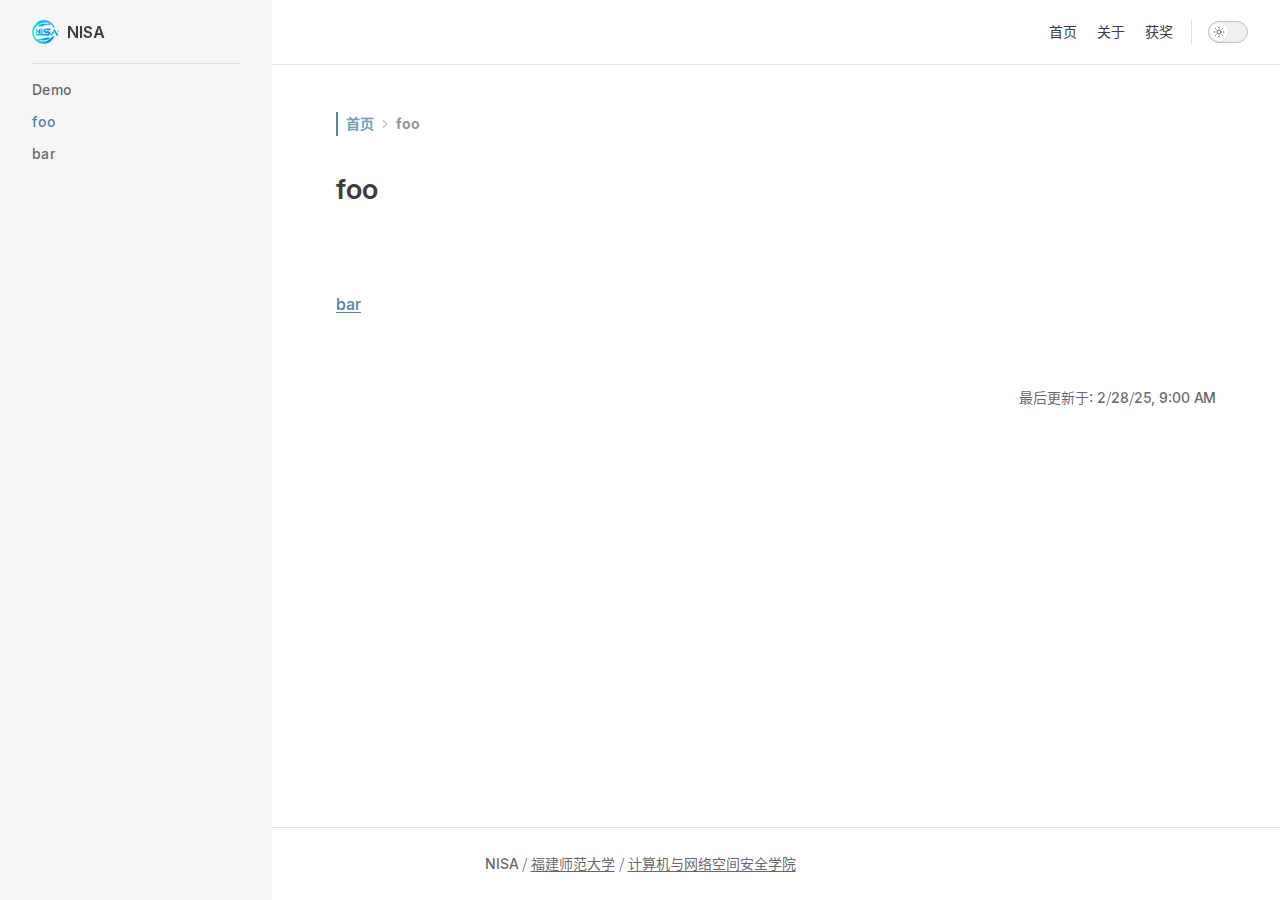
<file: demo/04j2jqxs/index.html>
<!doctype html><html lang="zh-CN"><head><meta charset="utf-8" /><meta name="viewport" content="width=device-width,initial-scale=1" /><meta name="generator" content="VuePress 2.0.0-rc.20" /><meta name="theme" content="VuePress Theme Plume " /><script id="check-mac-os">document.documentElement.classList.toggle('mac', /Mac|iPhone|iPod|iPad/i.test(navigator.platform))</script><script id="check-dark-mode">;(function () {const um= localStorage.getItem('vuepress-theme-appearance') || 'auto';const sm = window.matchMedia && window.matchMedia('(prefers-color-scheme: dark)').matches;const isDark = um === 'dark' || (um !== 'light' && sm);document.documentElement.dataset.theme = isDark ? 'dark' : 'light';})();</script><meta property="og:url" content="https://nisa-fjnu.github.io/demo/04j2jqxs/"><meta property="og:site_name" content="NISA"><meta property="og:title" content="foo"><meta property="og:type" content="article"><meta property="og:locale" content="zh-CN"><meta property="og:updated_time" content="2025-02-28T09:00:24.000Z"><meta property="article:modified_time" content="2025-02-28T09:00:24.000Z"><script type="application/ld+json">{"@context":"https://schema.org","@type":"Article","headline":"foo","image":[""],"dateModified":"2025-02-28T09:00:24.000Z","author":[]}</script><link rel="icon" type="image/png" href="/favicon.png"><title>foo | NISA</title><meta name="description" content="NISA Official Site"><link rel="preload" href="/assets/style-DbQY27-_.css" as="style"><link rel="stylesheet" href="/assets/style-DbQY27-_.css"><link rel="modulepreload" href="/assets/app-C4IV5Mlp.js"><link rel="modulepreload" href="/assets/index.html-n8DIJlUS.js"></head><body><div id="app"><!--[--><!--[--><div class="theme-plume vp-layout" vp-container data-v-b62c4584><!--[--><!--[--><!--]--><!--[--><span tabindex="-1" data-v-4dc087bf></span><a href="#VPContent" class="vp-skip-link visually-hidden" data-v-4dc087bf> Skip to content </a><!--]--><!----><header class="vp-nav" data-v-b62c4584 data-v-299ab3a6><div class="vp-navbar" vp-navbar data-v-299ab3a6 data-v-3ba03d16><div class="wrapper" data-v-3ba03d16><div class="container" data-v-3ba03d16><div class="title" data-v-3ba03d16><div class="vp-navbar-title has-sidebar" data-v-3ba03d16 data-v-90b95e7b><a class="vp-link no-icon link title" href="/" data-v-90b95e7b data-v-8567890c><!--[--><!--[--><!--]--><!--[--><!--[--><!--[--><img class="vp-image dark logo" style="" src="/nisa.png" alt data-v-5bd037d1><!--]--><!--[--><img class="vp-image light logo" style="" src="/nisa.png" alt data-v-5bd037d1><!--]--><!--]--><!--]--><span data-v-90b95e7b>NISA</span><!--[--><!--]--><!--]--><!----></a></div></div><div class="content" data-v-3ba03d16><div class="content-body" data-v-3ba03d16><!--[--><!--]--><div class="vp-navbar-search search" data-v-3ba03d16><!----></div><nav aria-labelledby="main-nav-aria-label" class="vp-navbar-menu menu" data-v-3ba03d16 data-v-0c047cc7><span id="main-nav-aria-label" class="visually-hidden" data-v-0c047cc7>Main Navigation</span><!--[--><!--[--><a class="vp-link no-icon link navbar-menu-link" href="/" tabindex="0" data-v-0c047cc7 data-v-15b5b3cf data-v-8567890c><!--[--><!----><span data-v-15b5b3cf>首页</span><!--]--><!----></a><!--]--><!--[--><a class="vp-link no-icon link navbar-menu-link" href="/about/" tabindex="0" data-v-0c047cc7 data-v-15b5b3cf data-v-8567890c><!--[--><!----><span data-v-15b5b3cf>关于</span><!--]--><!----></a><!--]--><!--[--><a class="vp-link no-icon link navbar-menu-link" href="/awards/" tabindex="0" data-v-0c047cc7 data-v-15b5b3cf data-v-8567890c><!--[--><!----><span data-v-15b5b3cf>获奖</span><!--]--><!----></a><!--]--><!--]--></nav><!----><div class="vp-navbar-appearance appearance" data-v-3ba03d16 data-v-afef62a3><button class="vp-switch vp-switch-appearance" type="button" role="switch" title aria-checked="false" data-v-afef62a3 data-v-716ec146 data-v-ced84575><span class="check" data-v-ced84575><span class="icon" data-v-ced84575><!--[--><span class="vpi-sun sun" data-v-716ec146></span><span class="vpi-moon moon" data-v-716ec146></span><!--]--></span></span></button></div><!----><div class="vp-flyout vp-navbar-extra extra" data-v-3ba03d16 data-v-6077da9f data-v-0b230e1a><button type="button" class="button" aria-haspopup="true" aria-expanded="false" aria-label="extra navigation" data-v-0b230e1a><span class="vpi-more-horizontal icon" data-v-0b230e1a></span></button><div class="menu" data-v-0b230e1a><div class="vp-menu" data-v-0b230e1a data-v-5d7f681a><!----><!--[--><!--[--><!----><div class="group" data-v-6077da9f><div class="item appearance" data-v-6077da9f><p class="label" data-v-6077da9f>外观</p><div class="appearance-action" data-v-6077da9f><button class="vp-switch vp-switch-appearance" type="button" role="switch" title aria-checked="false" data-v-6077da9f data-v-716ec146 data-v-ced84575><span class="check" data-v-ced84575><span class="icon" data-v-ced84575><!--[--><span class="vpi-sun sun" data-v-716ec146></span><span class="vpi-moon moon" data-v-716ec146></span><!--]--></span></span></button></div></div></div><!----><!--]--><!--]--></div></div></div><!--[--><!--]--><button type="button" class="vp-navbar-hamburger hamburger" aria-label="mobile navigation" aria-expanded="false" aria-controls="nav-screen" data-v-3ba03d16 data-v-fe74290b><span class="container" data-v-fe74290b><span class="top" data-v-fe74290b></span><span class="middle" data-v-fe74290b></span><span class="bottom" data-v-fe74290b></span></span></button></div></div></div></div><div class="divider" data-v-3ba03d16><div class="divider-line" data-v-3ba03d16></div></div></div><!----></header><div class="vp-local-nav reached-top is-blog" data-v-b62c4584 data-v-5e521efe><button class="menu" aria-expanded="false" aria-controls="SidebarNav" data-v-5e521efe><span class="vpi-align-left menu-icon" data-v-5e521efe></span><span class="menu-text" data-v-5e521efe>Menu</span></button><div class="vp-local-nav-outline-dropdown" style="--vp-vh:0px;" data-v-5e521efe data-v-d5bd698e><button data-v-d5bd698e>返回顶部</button><!----></div></div><aside class="vp-sidebar" vp-sidebar data-v-b62c4584 data-v-7179f2c9><div class="curtain" data-v-7179f2c9></div><nav id="SidebarNav" class="nav" aria-labelledby="sidebar-aria-label" tabindex="-1" data-v-7179f2c9><span id="sidebar-aria-label" class="visually-hidden" data-v-7179f2c9> Sidebar Navigation </span><!--[--><!--]--><!--[--><div class="no-transition group" data-v-ea269ab2><section class="vp-sidebar-item sidebar-item level-0 has-active" data-v-ea269ab2 data-v-67e62943><!----><div class="items" data-v-67e62943><!--[--><div class="vp-sidebar-item sidebar-item level-1 is-link" data-v-67e62943 data-v-67e62943><div class="item" data-v-67e62943><div class="indicator" data-v-67e62943></div><!----><a class="vp-link no-icon link link" href="/demo/" data-v-67e62943 data-v-8567890c><!--[--><p class="text" data-v-67e62943>Demo</p><!--]--><!----></a><!----></div><!----></div><div class="vp-sidebar-item sidebar-item level-1 is-link" data-v-67e62943 data-v-67e62943><div class="item" data-v-67e62943><div class="indicator" data-v-67e62943></div><!----><a class="vp-link no-icon link link" href="/demo/04j2jqxs/" data-v-67e62943 data-v-8567890c><!--[--><p class="text" data-v-67e62943>foo</p><!--]--><!----></a><!----></div><!----></div><div class="vp-sidebar-item sidebar-item level-1 is-link" data-v-67e62943 data-v-67e62943><div class="item" data-v-67e62943><div class="indicator" data-v-67e62943></div><!----><a class="vp-link no-icon link link" href="/demo/8s2rfe8p/" data-v-67e62943 data-v-8567890c><!--[--><p class="text" data-v-67e62943>bar</p><!--]--><!----></a><!----></div><!----></div><!--]--></div></section></div><!--]--><!--[--><!--]--></nav></aside><!--[--><div id="VPContent" vp-content class="vp-content has-sidebar" data-v-b62c4584 data-v-9afd31f9><div class="vp-doc-container has-sidebar" data-v-9afd31f9 data-v-9141a325><!--[--><!--]--><div class="container" data-v-9141a325><!----><div class="content" data-v-9141a325><div class="content-container" data-v-9141a325><!--[--><!--]--><main class="main" data-v-9141a325><nav class="vp-breadcrumb" data-v-9141a325 data-v-dcf38995><ol vocab="https://schema.org/" typeof="BreadcrumbList" data-v-dcf38995><!--[--><li property="itemListElement" typeof="ListItem" data-v-dcf38995><a class="vp-link no-icon link breadcrumb" href="/" property="item" typeof="WebPage" data-v-dcf38995 data-v-8567890c><!--[-->首页<!--]--><!----></a><span class="vpi-chevron-right" data-v-dcf38995></span><meta property="name" content="首页" data-v-dcf38995><meta property="position" content="1" data-v-dcf38995></li><li property="itemListElement" typeof="ListItem" data-v-dcf38995><a class="vp-link no-icon link breadcrumb current" href="/demo/04j2jqxs/" property="item" typeof="WebPage" data-v-dcf38995 data-v-8567890c><!--[-->foo<!--]--><!----></a><!----><meta property="name" content="foo" data-v-dcf38995><meta property="position" content="2" data-v-dcf38995></li><!--]--></ol></nav><!--[--><h1 class="padding vp-doc-title page-title" data-v-8277825c>foo <!----></h1><!----><!--]--><div class="_demo_04j2jqxs_ external-link-icon-enabled vp-doc plume-content" vp-content data-v-9141a325><div data-v-9141a325><p><a class="route-link" href="/demo/8s2rfe8p/">bar</a></p></div><!----><!----><!----></div></main><!----><!----><!--[--><!--]--></div></div></div><!--[--><!--]--></div></div><!--]--><button style="display:none;" type="button" class="vp-back-to-top" aria-label="back to top" data-v-b62c4584 data-v-f391c1d3><span class="percent" data-allow-mismatch data-v-f391c1d3>0%</span><span class="show icon vpi-back-to-top" data-v-f391c1d3></span><svg aria-hidden="true" data-v-f391c1d3><circle cx="50%" cy="50%" data-allow-mismatch style="stroke-dasharray:calc(0% - 12.566370614359172px) calc(314.1592653589793% - 12.566370614359172px);" data-v-f391c1d3></circle></svg></button><footer class="vp-footer has-sidebar" vp-footer data-v-b62c4584 data-v-e8bcb917><!--[--><div class="container" data-v-e8bcb917><p class="message" data-v-e8bcb917>NISA / <a target="_blank" href="https://www.fjnu.edu.cn/">福建师范大学</a> / <a target="_blank" href="https://ccs.fjnu.edu.cn/">计算机与网络空间安全学院</a></p><!----></div><!--]--></footer><!--[--><!--]--><!--]--></div><!----><!--]--><!--[--><!--]--><!--]--></div><script type="module" src="/assets/app-C4IV5Mlp.js" defer></script></body></html>
</file>
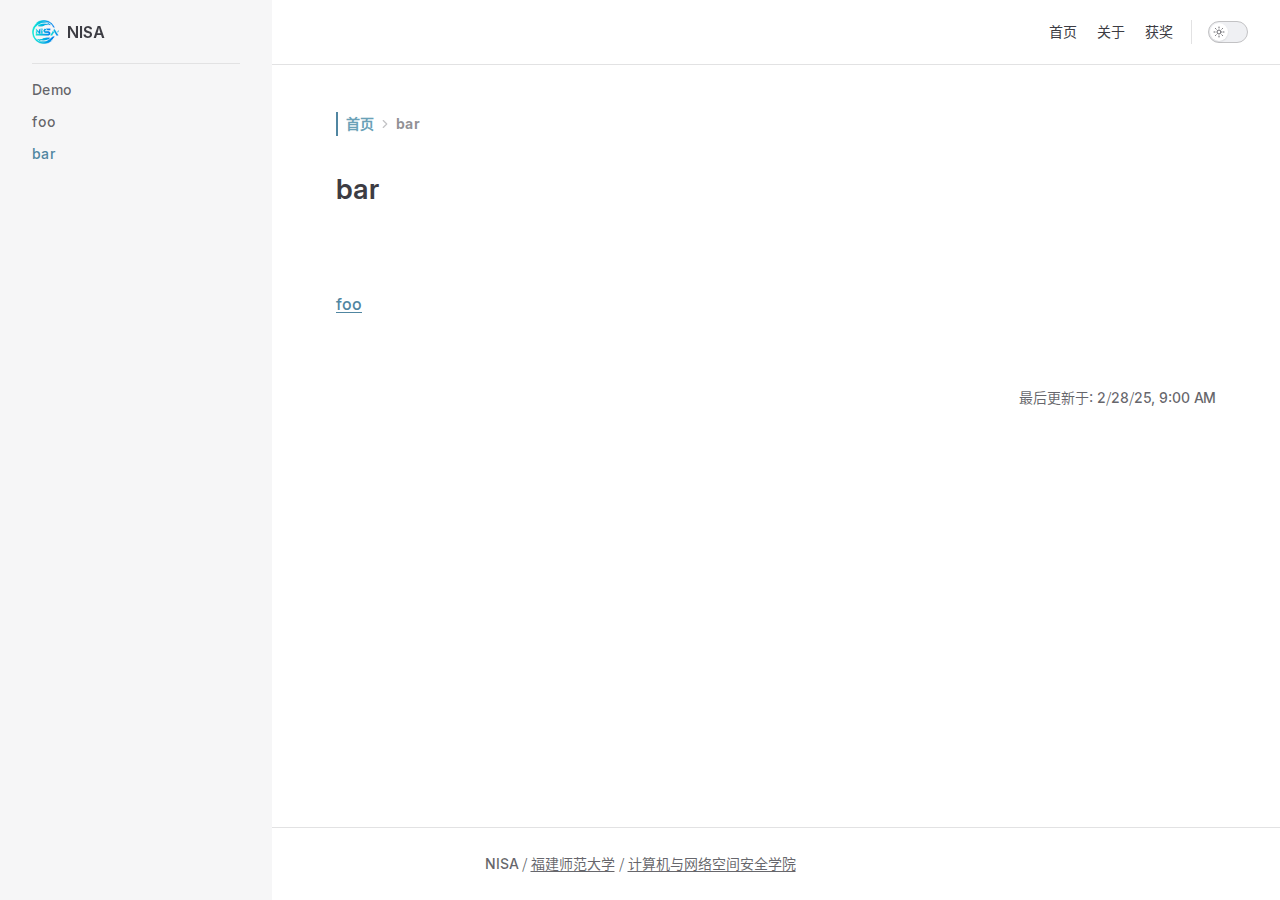
<file: demo/8s2rfe8p/index.html>
<!doctype html><html lang="zh-CN"><head><meta charset="utf-8" /><meta name="viewport" content="width=device-width,initial-scale=1" /><meta name="generator" content="VuePress 2.0.0-rc.20" /><meta name="theme" content="VuePress Theme Plume " /><script id="check-mac-os">document.documentElement.classList.toggle('mac', /Mac|iPhone|iPod|iPad/i.test(navigator.platform))</script><script id="check-dark-mode">;(function () {const um= localStorage.getItem('vuepress-theme-appearance') || 'auto';const sm = window.matchMedia && window.matchMedia('(prefers-color-scheme: dark)').matches;const isDark = um === 'dark' || (um !== 'light' && sm);document.documentElement.dataset.theme = isDark ? 'dark' : 'light';})();</script><meta property="og:url" content="https://nisa-fjnu.github.io/demo/8s2rfe8p/"><meta property="og:site_name" content="NISA"><meta property="og:title" content="bar"><meta property="og:type" content="article"><meta property="og:locale" content="zh-CN"><meta property="og:updated_time" content="2025-02-28T09:00:24.000Z"><meta property="article:modified_time" content="2025-02-28T09:00:24.000Z"><script type="application/ld+json">{"@context":"https://schema.org","@type":"Article","headline":"bar","image":[""],"dateModified":"2025-02-28T09:00:24.000Z","author":[]}</script><link rel="icon" type="image/png" href="/favicon.png"><title>bar | NISA</title><meta name="description" content="NISA Official Site"><link rel="preload" href="/assets/style-DbQY27-_.css" as="style"><link rel="stylesheet" href="/assets/style-DbQY27-_.css"><link rel="modulepreload" href="/assets/app-C4IV5Mlp.js"><link rel="modulepreload" href="/assets/index.html-DL7oqnXz.js"></head><body><div id="app"><!--[--><!--[--><div class="theme-plume vp-layout" vp-container data-v-b62c4584><!--[--><!--[--><!--]--><!--[--><span tabindex="-1" data-v-4dc087bf></span><a href="#VPContent" class="vp-skip-link visually-hidden" data-v-4dc087bf> Skip to content </a><!--]--><!----><header class="vp-nav" data-v-b62c4584 data-v-299ab3a6><div class="vp-navbar" vp-navbar data-v-299ab3a6 data-v-3ba03d16><div class="wrapper" data-v-3ba03d16><div class="container" data-v-3ba03d16><div class="title" data-v-3ba03d16><div class="vp-navbar-title has-sidebar" data-v-3ba03d16 data-v-90b95e7b><a class="vp-link no-icon link title" href="/" data-v-90b95e7b data-v-8567890c><!--[--><!--[--><!--]--><!--[--><!--[--><!--[--><img class="vp-image dark logo" style="" src="/nisa.png" alt data-v-5bd037d1><!--]--><!--[--><img class="vp-image light logo" style="" src="/nisa.png" alt data-v-5bd037d1><!--]--><!--]--><!--]--><span data-v-90b95e7b>NISA</span><!--[--><!--]--><!--]--><!----></a></div></div><div class="content" data-v-3ba03d16><div class="content-body" data-v-3ba03d16><!--[--><!--]--><div class="vp-navbar-search search" data-v-3ba03d16><!----></div><nav aria-labelledby="main-nav-aria-label" class="vp-navbar-menu menu" data-v-3ba03d16 data-v-0c047cc7><span id="main-nav-aria-label" class="visually-hidden" data-v-0c047cc7>Main Navigation</span><!--[--><!--[--><a class="vp-link no-icon link navbar-menu-link" href="/" tabindex="0" data-v-0c047cc7 data-v-15b5b3cf data-v-8567890c><!--[--><!----><span data-v-15b5b3cf>首页</span><!--]--><!----></a><!--]--><!--[--><a class="vp-link no-icon link navbar-menu-link" href="/about/" tabindex="0" data-v-0c047cc7 data-v-15b5b3cf data-v-8567890c><!--[--><!----><span data-v-15b5b3cf>关于</span><!--]--><!----></a><!--]--><!--[--><a class="vp-link no-icon link navbar-menu-link" href="/awards/" tabindex="0" data-v-0c047cc7 data-v-15b5b3cf data-v-8567890c><!--[--><!----><span data-v-15b5b3cf>获奖</span><!--]--><!----></a><!--]--><!--]--></nav><!----><div class="vp-navbar-appearance appearance" data-v-3ba03d16 data-v-afef62a3><button class="vp-switch vp-switch-appearance" type="button" role="switch" title aria-checked="false" data-v-afef62a3 data-v-716ec146 data-v-ced84575><span class="check" data-v-ced84575><span class="icon" data-v-ced84575><!--[--><span class="vpi-sun sun" data-v-716ec146></span><span class="vpi-moon moon" data-v-716ec146></span><!--]--></span></span></button></div><!----><div class="vp-flyout vp-navbar-extra extra" data-v-3ba03d16 data-v-6077da9f data-v-0b230e1a><button type="button" class="button" aria-haspopup="true" aria-expanded="false" aria-label="extra navigation" data-v-0b230e1a><span class="vpi-more-horizontal icon" data-v-0b230e1a></span></button><div class="menu" data-v-0b230e1a><div class="vp-menu" data-v-0b230e1a data-v-5d7f681a><!----><!--[--><!--[--><!----><div class="group" data-v-6077da9f><div class="item appearance" data-v-6077da9f><p class="label" data-v-6077da9f>外观</p><div class="appearance-action" data-v-6077da9f><button class="vp-switch vp-switch-appearance" type="button" role="switch" title aria-checked="false" data-v-6077da9f data-v-716ec146 data-v-ced84575><span class="check" data-v-ced84575><span class="icon" data-v-ced84575><!--[--><span class="vpi-sun sun" data-v-716ec146></span><span class="vpi-moon moon" data-v-716ec146></span><!--]--></span></span></button></div></div></div><!----><!--]--><!--]--></div></div></div><!--[--><!--]--><button type="button" class="vp-navbar-hamburger hamburger" aria-label="mobile navigation" aria-expanded="false" aria-controls="nav-screen" data-v-3ba03d16 data-v-fe74290b><span class="container" data-v-fe74290b><span class="top" data-v-fe74290b></span><span class="middle" data-v-fe74290b></span><span class="bottom" data-v-fe74290b></span></span></button></div></div></div></div><div class="divider" data-v-3ba03d16><div class="divider-line" data-v-3ba03d16></div></div></div><!----></header><div class="vp-local-nav reached-top is-blog" data-v-b62c4584 data-v-5e521efe><button class="menu" aria-expanded="false" aria-controls="SidebarNav" data-v-5e521efe><span class="vpi-align-left menu-icon" data-v-5e521efe></span><span class="menu-text" data-v-5e521efe>Menu</span></button><div class="vp-local-nav-outline-dropdown" style="--vp-vh:0px;" data-v-5e521efe data-v-d5bd698e><button data-v-d5bd698e>返回顶部</button><!----></div></div><aside class="vp-sidebar" vp-sidebar data-v-b62c4584 data-v-7179f2c9><div class="curtain" data-v-7179f2c9></div><nav id="SidebarNav" class="nav" aria-labelledby="sidebar-aria-label" tabindex="-1" data-v-7179f2c9><span id="sidebar-aria-label" class="visually-hidden" data-v-7179f2c9> Sidebar Navigation </span><!--[--><!--]--><!--[--><div class="no-transition group" data-v-ea269ab2><section class="vp-sidebar-item sidebar-item level-0 has-active" data-v-ea269ab2 data-v-67e62943><!----><div class="items" data-v-67e62943><!--[--><div class="vp-sidebar-item sidebar-item level-1 is-link" data-v-67e62943 data-v-67e62943><div class="item" data-v-67e62943><div class="indicator" data-v-67e62943></div><!----><a class="vp-link no-icon link link" href="/demo/" data-v-67e62943 data-v-8567890c><!--[--><p class="text" data-v-67e62943>Demo</p><!--]--><!----></a><!----></div><!----></div><div class="vp-sidebar-item sidebar-item level-1 is-link" data-v-67e62943 data-v-67e62943><div class="item" data-v-67e62943><div class="indicator" data-v-67e62943></div><!----><a class="vp-link no-icon link link" href="/demo/04j2jqxs/" data-v-67e62943 data-v-8567890c><!--[--><p class="text" data-v-67e62943>foo</p><!--]--><!----></a><!----></div><!----></div><div class="vp-sidebar-item sidebar-item level-1 is-link" data-v-67e62943 data-v-67e62943><div class="item" data-v-67e62943><div class="indicator" data-v-67e62943></div><!----><a class="vp-link no-icon link link" href="/demo/8s2rfe8p/" data-v-67e62943 data-v-8567890c><!--[--><p class="text" data-v-67e62943>bar</p><!--]--><!----></a><!----></div><!----></div><!--]--></div></section></div><!--]--><!--[--><!--]--></nav></aside><!--[--><div id="VPContent" vp-content class="vp-content has-sidebar" data-v-b62c4584 data-v-9afd31f9><div class="vp-doc-container has-sidebar" data-v-9afd31f9 data-v-9141a325><!--[--><!--]--><div class="container" data-v-9141a325><!----><div class="content" data-v-9141a325><div class="content-container" data-v-9141a325><!--[--><!--]--><main class="main" data-v-9141a325><nav class="vp-breadcrumb" data-v-9141a325 data-v-dcf38995><ol vocab="https://schema.org/" typeof="BreadcrumbList" data-v-dcf38995><!--[--><li property="itemListElement" typeof="ListItem" data-v-dcf38995><a class="vp-link no-icon link breadcrumb" href="/" property="item" typeof="WebPage" data-v-dcf38995 data-v-8567890c><!--[-->首页<!--]--><!----></a><span class="vpi-chevron-right" data-v-dcf38995></span><meta property="name" content="首页" data-v-dcf38995><meta property="position" content="1" data-v-dcf38995></li><li property="itemListElement" typeof="ListItem" data-v-dcf38995><a class="vp-link no-icon link breadcrumb current" href="/demo/8s2rfe8p/" property="item" typeof="WebPage" data-v-dcf38995 data-v-8567890c><!--[-->bar<!--]--><!----></a><!----><meta property="name" content="bar" data-v-dcf38995><meta property="position" content="2" data-v-dcf38995></li><!--]--></ol></nav><!--[--><h1 class="padding vp-doc-title page-title" data-v-8277825c>bar <!----></h1><!----><!--]--><div class="_demo_8s2rfe8p_ external-link-icon-enabled vp-doc plume-content" vp-content data-v-9141a325><div data-v-9141a325><p><a class="route-link" href="/demo/04j2jqxs/">foo</a></p></div><!----><!----><!----></div></main><!----><!----><!--[--><!--]--></div></div></div><!--[--><!--]--></div></div><!--]--><button style="display:none;" type="button" class="vp-back-to-top" aria-label="back to top" data-v-b62c4584 data-v-f391c1d3><span class="percent" data-allow-mismatch data-v-f391c1d3>0%</span><span class="show icon vpi-back-to-top" data-v-f391c1d3></span><svg aria-hidden="true" data-v-f391c1d3><circle cx="50%" cy="50%" data-allow-mismatch style="stroke-dasharray:calc(0% - 12.566370614359172px) calc(314.1592653589793% - 12.566370614359172px);" data-v-f391c1d3></circle></svg></button><footer class="vp-footer has-sidebar" vp-footer data-v-b62c4584 data-v-e8bcb917><!--[--><div class="container" data-v-e8bcb917><p class="message" data-v-e8bcb917>NISA / <a target="_blank" href="https://www.fjnu.edu.cn/">福建师范大学</a> / <a target="_blank" href="https://ccs.fjnu.edu.cn/">计算机与网络空间安全学院</a></p><!----></div><!--]--></footer><!--[--><!--]--><!--]--></div><!----><!--]--><!--[--><!--]--><!--]--></div><script type="module" src="/assets/app-C4IV5Mlp.js" defer></script></body></html>
</file>
<file: assets/style-DbQY27-_.css>
@charset "UTF-8";@font-face{font-family:Inter;font-style:normal;font-weight:100 900;src:url(/assets/inter-roman-cyrillic-ext-BBPuwvHQ.woff2) format("woff2");font-display:swap;unicode-range:U+0460-052F,U+1C80-1C88,U+20B4,U+2DE0-2DFF,U+A640-A69F,U+FE2E-FE2F}@font-face{font-family:Inter;font-style:normal;font-weight:100 900;src:url(/assets/inter-roman-cyrillic-C5lxZ8CY.woff2) format("woff2");font-display:swap;unicode-range:U+0301,U+0400-045F,U+0490-0491,U+04B0-04B1,U+2116}@font-face{font-family:Inter;font-style:normal;font-weight:100 900;src:url(/assets/inter-roman-greek-ext-CqjqNYQ-.woff2) format("woff2");font-display:swap;unicode-range:U+1F00-1FFF}@font-face{font-family:Inter;font-style:normal;font-weight:100 900;src:url(/assets/inter-roman-greek-BBVDIX6e.woff2) format("woff2");font-display:swap;unicode-range:U+0370-0377,U+037A-037F,U+0384-038A,U+038C,U+038E-03A1,U+03A3-03FF}@font-face{font-family:Inter;font-style:normal;font-weight:100 900;src:url(/assets/inter-roman-vietnamese-BjW4sHH5.woff2) format("woff2");font-display:swap;unicode-range:U+0102-0103,U+0110-0111,U+0128-0129,U+0168-0169,U+01A0-01A1,U+01AF-01B0,U+0300-0301,U+0303-0304,U+0308-0309,U+0323,U+0329,U+1EA0-1EF9,U+20AB}@font-face{font-family:Inter;font-style:normal;font-weight:100 900;src:url(/assets/inter-roman-latin-ext-4ZJIpNVo.woff2) format("woff2");font-display:swap;unicode-range:U+0100-02AF,U+0304,U+0308,U+0329,U+1E00-1E9F,U+1EF2-1EFF,U+2020,U+20A0-20AB,U+20AD-20C0,U+2113,U+2C60-2C7F,U+A720-A7FF}@font-face{font-family:Inter;font-style:normal;font-weight:100 900;src:url(/assets/inter-roman-latin-Di8DUHzh.woff2) format("woff2");font-display:swap;unicode-range:U+0000-00FF,U+0131,U+0152-0153,U+02BB-02BC,U+02C6,U+02DA,U+02DC,U+0304,U+0308,U+0329,U+2000-206F,U+2074,U+20AC,U+2122,U+2191,U+2193,U+2212,U+2215,U+FEFF,U+FFFD}@font-face{font-family:Inter;font-style:italic;font-weight:100 900;src:url(/assets/inter-italic-cyrillic-ext-r48I6akx.woff2) format("woff2");font-display:swap;unicode-range:U+0460-052F,U+1C80-1C88,U+20B4,U+2DE0-2DFF,U+A640-A69F,U+FE2E-FE2F}@font-face{font-family:Inter;font-style:italic;font-weight:100 900;src:url(/assets/inter-italic-cyrillic-By2_1cv3.woff2) format("woff2");font-display:swap;unicode-range:U+0301,U+0400-045F,U+0490-0491,U+04B0-04B1,U+2116}@font-face{font-family:Inter;font-style:italic;font-weight:100 900;src:url(/assets/inter-italic-greek-ext-1u6EdAuj.woff2) format("woff2");font-display:swap;unicode-range:U+1F00-1FFF}@font-face{font-family:Inter;font-style:italic;font-weight:100 900;src:url(/assets/inter-italic-greek-DJ8dCoTZ.woff2) format("woff2");font-display:swap;unicode-range:U+0370-0377,U+037A-037F,U+0384-038A,U+038C,U+038E-03A1,U+03A3-03FF}@font-face{font-family:Inter;font-style:italic;font-weight:100 900;src:url(/assets/inter-italic-vietnamese-BSbpV94h.woff2) format("woff2");font-display:swap;unicode-range:U+0102-0103,U+0110-0111,U+0128-0129,U+0168-0169,U+01A0-01A1,U+01AF-01B0,U+0300-0301,U+0303-0304,U+0308-0309,U+0323,U+0329,U+1EA0-1EF9,U+20AB}@font-face{font-family:Inter;font-style:italic;font-weight:100 900;src:url(/assets/inter-italic-latin-ext-CN1xVJS-.woff2) format("woff2");font-display:swap;unicode-range:U+0100-02AF,U+0304,U+0308,U+0329,U+1E00-1E9F,U+1EF2-1EFF,U+2020,U+20A0-20AB,U+20AD-20C0,U+2113,U+2C60-2C7F,U+A720-A7FF}@font-face{font-family:Inter;font-style:italic;font-weight:100 900;src:url(/assets/inter-italic-latin-C2AdPX0b.woff2) format("woff2");font-display:swap;unicode-range:U+0000-00FF,U+0131,U+0152-0153,U+02BB-02BC,U+02C6,U+02DA,U+02DC,U+0304,U+0308,U+0329,U+2000-206F,U+2074,U+20AC,U+2122,U+2191,U+2193,U+2212,U+2215,U+FEFF,U+FFFD}@font-face{font-family:Punctuation SC;font-weight:400;src:local("PingFang SC Regular"),local("Noto Sans CJK SC"),local("Microsoft YaHei");unicode-range:U+201C,U+201D,U+2018,U+2019,U+2E3A,U+2014,U+2013,U+2026,U+00B7,U+007E,U+002F}@font-face{font-family:Punctuation SC;font-weight:500;src:local("PingFang SC Medium"),local("Noto Sans CJK SC"),local("Microsoft YaHei");unicode-range:U+201C,U+201D,U+2018,U+2019,U+2E3A,U+2014,U+2013,U+2026,U+00B7,U+007E,U+002F}@font-face{font-family:Punctuation SC;font-weight:600;src:local("PingFang SC Semibold"),local("Noto Sans CJK SC Bold"),local("Microsoft YaHei Bold");unicode-range:U+201C,U+201D,U+2018,U+2019,U+2E3A,U+2014,U+2013,U+2026,U+00B7,U+007E,U+002F}@font-face{font-family:Punctuation SC;font-weight:700;src:local("PingFang SC Semibold"),local("Noto Sans CJK SC Bold"),local("Microsoft YaHei Bold");unicode-range:U+201C,U+201D,U+2018,U+2019,U+2E3A,U+2014,U+2013,U+2026,U+00B7,U+007E,U+002F}:root{--nprogress-c: var(--vp-c-accent);--nprogress-z-index: 1031}#nprogress{pointer-events:none}#nprogress .bar{position:fixed;top:0;left:0;z-index:var(--nprogress-z-index);width:100%;height:2px;background:var(--nprogress-c)}:root{--photo-swipe-c-bullet: var(--vp-c-bg-elv);--photo-swipe-c-bullet-active: var(--vp-c-accent)}/*! PhotoSwipe main CSS by Dmytro Semenov | photoswipe.com */.pswp{--pswp-bg: #000;--pswp-placeholder-bg: #222;--pswp-root-z-index: 100000;--pswp-preloader-color: rgba(79, 79, 79, .4);--pswp-preloader-color-secondary: rgba(255, 255, 255, .9);--pswp-icon-color: #fff;--pswp-icon-color-secondary: #4f4f4f;--pswp-icon-stroke-color: #4f4f4f;--pswp-icon-stroke-width: 2px;--pswp-error-text-color: var(--pswp-icon-color)}.pswp{position:fixed;top:0;left:0;width:100%;height:100%;z-index:var(--pswp-root-z-index);display:none;touch-action:none;outline:0;opacity:.003;contain:layout style size;-webkit-tap-highlight-color:rgba(0,0,0,0)}.pswp:focus{outline:0}.pswp *{box-sizing:border-box}.pswp img{max-width:none}.pswp--open{display:block}.pswp,.pswp__bg{transform:translateZ(0);will-change:opacity}.pswp__bg{opacity:.005;background:var(--pswp-bg)}.pswp,.pswp__scroll-wrap{overflow:hidden}.pswp__scroll-wrap,.pswp__bg,.pswp__container,.pswp__item,.pswp__content,.pswp__img,.pswp__zoom-wrap{position:absolute;top:0;left:0;width:100%;height:100%}.pswp__img,.pswp__zoom-wrap{width:auto;height:auto}.pswp--click-to-zoom.pswp--zoom-allowed .pswp__img{cursor:zoom-in}.pswp--click-to-zoom.pswp--zoomed-in .pswp__img{cursor:move;cursor:grab}.pswp--click-to-zoom.pswp--zoomed-in .pswp__img:active{cursor:grabbing}.pswp--no-mouse-drag.pswp--zoomed-in .pswp__img,.pswp--no-mouse-drag.pswp--zoomed-in .pswp__img:active,.pswp__img{cursor:zoom-out}.pswp__container,.pswp__img,.pswp__button,.pswp__counter{-webkit-user-select:none;-moz-user-select:none;user-select:none}.pswp__item{z-index:1;overflow:hidden}.pswp__hidden{display:none!important}.pswp__content{pointer-events:none}.pswp__content>*{pointer-events:auto}.pswp__error-msg-container{display:grid}.pswp__error-msg{margin:auto;font-size:1em;line-height:1;color:var(--pswp-error-text-color)}.pswp .pswp__hide-on-close{opacity:.005;will-change:opacity;transition:opacity var(--pswp-transition-duration) cubic-bezier(.4,0,.22,1);z-index:10;pointer-events:none}.pswp--ui-visible .pswp__hide-on-close{opacity:1;pointer-events:auto}.pswp__button{position:relative;display:block;width:50px;height:60px;padding:0;margin:0;overflow:hidden;cursor:pointer;background:none;border:0;box-shadow:none;opacity:.85;-webkit-appearance:none;-webkit-touch-callout:none}.pswp__button:hover,.pswp__button:active,.pswp__button:focus{transition:none;padding:0;background:none;border:0;box-shadow:none;opacity:1}.pswp__button:disabled{opacity:.3;cursor:auto}.pswp__icn{fill:var(--pswp-icon-color);color:var(--pswp-icon-color-secondary)}.pswp__icn{position:absolute;top:14px;left:9px;width:32px;height:32px;overflow:hidden;pointer-events:none}.pswp__icn-shadow{stroke:var(--pswp-icon-stroke-color);stroke-width:var(--pswp-icon-stroke-width);fill:none}.pswp__icn:focus{outline:0}div.pswp__img--placeholder,.pswp__img--with-bg{background:var(--pswp-placeholder-bg)}.pswp__top-bar{position:absolute;left:0;top:0;width:100%;height:60px;display:flex;flex-direction:row;justify-content:flex-end;z-index:10;pointer-events:none!important}.pswp__top-bar>*{pointer-events:auto;will-change:opacity}.pswp__button--close{margin-right:6px}.pswp__button--arrow{position:absolute;width:75px;height:100px;top:50%;margin-top:-50px}.pswp__button--arrow:disabled{display:none;cursor:default}.pswp__button--arrow .pswp__icn{top:50%;margin-top:-30px;width:60px;height:60px;background:none;border-radius:0}.pswp--one-slide .pswp__button--arrow{display:none}.pswp--touch .pswp__button--arrow{visibility:hidden}.pswp--has_mouse .pswp__button--arrow{visibility:visible}.pswp__button--arrow--prev{right:auto;left:0}.pswp__button--arrow--next{right:0}.pswp__button--arrow--next .pswp__icn{left:auto;right:14px;transform:scaleX(-1)}.pswp__button--zoom{display:none}.pswp--zoom-allowed .pswp__button--zoom{display:block}.pswp--zoomed-in .pswp__zoom-icn-bar-v{display:none}.pswp__preloader{position:relative;overflow:hidden;width:50px;height:60px;margin-right:auto}.pswp__preloader .pswp__icn{opacity:0;transition:opacity .2s linear;animation:pswp-clockwise .6s linear infinite}.pswp__preloader--active .pswp__icn{opacity:.85}@keyframes pswp-clockwise{0%{transform:rotate(0)}to{transform:rotate(360deg)}}.pswp__counter{height:30px;margin-top:15px;margin-inline-start:20px;font-size:14px;line-height:30px;color:var(--pswp-icon-color);text-shadow:1px 1px 3px var(--pswp-icon-color-secondary);opacity:.85}.pswp--one-slide .pswp__counter{display:none}.photo-swipe-loading{position:absolute;top:0;right:0;bottom:0;left:0;display:flex;align-items:center;justify-content:center}.photo-swipe-bullets-indicator{position:absolute;bottom:30px;left:50%;display:flex;flex-direction:row;align-items:center;transform:translate(-50%)}.photo-swipe-bullet{width:12px;height:6px;margin:0 5px;border-radius:3px;background:var(--photo-swipe-c-bullet);transition:width .3s,color .3s}.photo-swipe-bullet.active{width:30px;background:var(--photo-swipe-c-bullet-active)}.vp-tabs{margin:16px 0;overflow:hidden;border:1px solid var(--vp-c-divider);border-radius:6px;transition:border var(--vp-t-color)}@media (max-width: 419px){.vp-tabs{margin:16px -24px;border:none;border-bottom:1px solid var(--vp-c-divider);border-radius:0}}.vp-doc .vp-tabs-nav{padding:0 12px;overflow-x:auto;white-space:nowrap;background-color:var(--vp-code-tab-bg);box-shadow:inset 0 -1px var(--vp-code-tab-divider);transition:background-color var(--vp-t-color),box-shadow var(--vp-t-color)}@media print{.vp-doc .vp-tabs-nav{display:none}}.vp-doc .vp-tab-nav{position:relative;padding:0 12px;font-size:14px;font-weight:500;line-height:48px;color:var(--vp-code-tab-text-color);white-space:nowrap;border-bottom:1px solid transparent;transition:color var(--vp-t-color)}.vp-doc .vp-tab-nav:hover{color:var(--vp-code-tab-text-hover-color)}.vp-doc .vp-tab-nav:after{position:absolute;right:8px;bottom:-1px;left:8px;z-index:1;display:block;width:auto;height:2px;content:"";background:transparent;border-radius:2px;transition:background var(--vp-t-color)}.vp-doc .vp-tab-nav.active{color:var(--vp-code-tab-active-text-color);background:transparent}.vp-doc .vp-tab-nav.active:after{background:var(--vp-code-tab-active-bar-color)}.vp-doc .vp-tab{display:none;padding:16px}.vp-doc .vp-tab>:nth-child(2){margin-top:0}.vp-doc .vp-tab>:last-child{margin-bottom:0}.vp-doc .vp-tab.active{display:block}.vp-doc .vp-tab-title{display:none;padding:4px;font-weight:500;color:var(--vp-code-tab-text-color);border-top:1px solid var(--vp-c-divider);transition:color var(--vp-t-color)}.vp-doc .vp-tab:nth-child(n+2) .vp-tab-title{border-top:none}@media print{.vp-doc .vp-tab-title{display:block}}.vp-doc .hint-container .vp-tabs{margin:8px 0}@media (max-width: 419px){.vp-doc .hint-container .vp-tabs{margin:8px -16px}}.vp-doc .hint-container .vp-tab-nav{line-height:40px}.vp-doc .hint-container.info .vp-tabs .vp-tabs-nav{--vp-code-tab-bg: var(--vp-custom-block-info-code-bg)}.vp-doc .hint-container.note .vp-tabs .vp-tabs-nav{--vp-code-tab-bg: var(--vp-custom-block-note-code-bg)}.vp-doc .hint-container.tip .vp-tabs .vp-tabs-nav{--vp-code-tab-bg: var(--vp-custom-block-tip-code-bg)}.vp-doc .hint-container.warning .vp-tabs .vp-tabs-nav{--vp-code-tab-bg: var(--vp-custom-block-warning-code-bg)}.vp-doc .hint-container.danger .vp-tabs .vp-tabs-nav{--vp-code-tab-bg: var(--vp-custom-block-danger-code-bg)}.vp-doc .hint-container.caution .vp-tabs .vp-tabs-nav{--vp-code-tab-bg: var(--vp-custom-block-caution-code-bg)}.vp-doc .hint-container.important .vp-tabs .vp-tabs-nav{--vp-code-tab-bg: var(--vp-custom-block-important-code-bg)}.vp-code-tabs-nav{padding:0 12px;margin:16px 0 0;overflow:auto hidden;white-space:nowrap;list-style:none;background-color:var(--vp-code-tab-bg);border-radius:6px 6px 0 0;box-shadow:inset 0 -1px var(--vp-code-tab-divider);transition:background-color var(--vp-t-color),box-shadow var(--vp-t-color);scrollbar-width:thin}@media print{.vp-code-tabs-nav{display:none}}@media (max-width: 639px){.vp-code-tabs-nav{margin:16px -24px 0;border-radius:0}.vp-doc li .vp-code-tabs-nav{border-top-left-radius:6px}}.vp-code-tab-nav{position:relative;padding:0 12px;font-size:14px;font-weight:500;line-height:48px;color:var(--vp-code-tab-text-color);white-space:nowrap;border-bottom:1px solid transparent;transition:color var(--vp-t-color)}.vp-code-tab-nav:hover{color:var(--vp-code-tab-hover-text-color)}.vp-code-tab-nav:after{position:absolute;right:8px;bottom:-1px;left:8px;z-index:1;display:block;width:auto;height:2px;content:"";background:transparent;border-radius:2px;transition:background var(--vp-t-color)}.vp-code-tab-nav:focus-visible{outline:none}.vp-code-tab-nav.active{color:var(--vp-code-tab-active-text-color);background:transparent}.vp-code-tab-nav.active:after{background:var(--vp-code-tab-active-bar-color)}.vp-code-tab-nav .vp-icon{width:18px;height:18px;margin-left:0}.vp-code-tab-nav span{vertical-align:middle}@media (max-width: 419px){.hint-container .vp-code-tabs-nav{margin:.85rem -.75rem 0 -1rem}}.vp-code-tab{display:none}@media print{.vp-code-tab{display:block}}.vp-code-tab.active{display:block}.vp-doc .vp-code-tab div[class*=language-]{margin-top:0;border-top-left-radius:0;border-top-right-radius:0}.vp-code-tab-title{display:none}@media print{.vp-code-tab-title{display:block}}.vp-plot{padding-right:2px;padding-left:2px;color:transparent;background-color:var(--vp-c-bg-plot-light, #000);transition:color ease .25s,background-color ease .25s}[data-theme=dark] .vp-plot{background-color:var(--vp-c-bg-plot-dark, #fff)}.vp-plot.hover:hover,.vp-plot.active{color:var(--vp-c-plot-light, #fff)}[data-theme=dark] .vp-plot.hover:hover,[data-theme=dark] .vp-plot.active{color:var(--vp-c-plot-dark, #000)}.vp-file-tree{width:-moz-fit-content;width:fit-content;max-width:100%;padding:16px;font-size:14px;background-color:var(--vp-c-bg-safe);border:solid 1px var(--vp-c-divider);border-radius:8px;transition:border var(--vp-t-color),background-color var(--vp-t-color)}.vp-file-tree .vp-file-tree-title{padding-left:16px;margin:-16px -16px 0;font-weight:700;color:var(--vp-c-text-1);border-bottom:solid 1px var(--vp-c-divider);transition:color var(--vp-t-color),border-color var(--vp-t-color)}.vp-file-tree ul{padding:0!important;margin:0!important;list-style:none!important}.file-tree-item{margin-left:14px}.vp-file-tree .file-tree-item{margin-top:0}.file-tree-item .tree-node{display:flex;flex-wrap:wrap;gap:8px;align-items:center;justify-content:flex-start;margin:4px 0}.file-tree-item .tree-node .name{font-family:var(--vp-font-family-mono)}.file-tree-item .tree-node.folder{position:relative}.file-tree-item .tree-node.folder>.name{color:var(--vp-c-text-1);cursor:pointer;transition:color var(--vp-t-color)}.file-tree-item .tree-node.folder>.name:hover{color:var(--vp-c-brand-1)}.file-tree-item .tree-node.folder:before{--icon: url("data:image/svg+xml,%3Csvg xmlns='http://www.w3.org/2000/svg' width='1em' height='1em' viewBox='0 0 24 24'%3E%3Cpath fill='%23000' d='M5.536 21.886a1 1 0 0 0 1.033-.064l13-9a1 1 0 0 0 0-1.644l-13-9A1 1 0 0 0 5 3v18a1 1 0 0 0 .536.886'/%3E%3C/svg%3E");position:absolute;top:7px;left:-14px;display:block;width:10px;height:10px;color:var(--vp-c-text-3);cursor:pointer;content:"";background-color:currentcolor;-webkit-mask:var(--icon) no-repeat;mask:var(--icon) no-repeat;-webkit-mask-size:100% 100%;mask-size:100% 100%;transition:color var(--vp-t-color)}.file-tree-item .tree-node .name.focus{position:relative;padding:0 4px;margin:0 -4px;font-weight:700;color:var(--vp-c-bg);background-color:var(--vp-c-brand-2);border-radius:4px;transition:color var(--vp-t-color),background-color var(--vp-t-color)}.file-tree-item .tree-node .name.focus:hover{color:var(--vp-c-bg);background-color:var(--vp-c-brand-1)}.file-tree-item .tree-node .comment{margin-left:20px;overflow:hidden;color:var(--vp-c-text-3);transition:color var(--vp-t-color)}.file-tree-item .tree-node [class*=vpi-]{width:1.2em;height:1.2em;margin:0}.file-tree-item .tree-node.folder [class*=vpi-]{cursor:pointer}.vp-file-tree .file-tree-item>ul{padding-left:8px!important;margin:0 0 0 6px!important;border-left:solid 1px var(--vp-c-divider);transition:border-color var(--vp-t-color)}.file-tree-item:not(.expanded)>ul{display:none}.file-tree-item.expanded>.tree-node.folder:before{transform:rotate(90deg)}.vp-doc .demo-wrapper{display:flex;flex-direction:column;min-height:40px;margin:40px -16px;border:solid 1px var(--vp-c-divider);border-radius:8px;box-shadow:var(--vp-shadow-2);transition:var(--vp-t-color);transition-property:border,box-shadow}.vp-doc .demo-wrapper .demo-head{display:flex;align-items:center;justify-content:flex-start;min-height:0;border-bottom:solid 1px var(--vp-c-divider);transition:border-bottom var(--vp-t-color)}.vp-doc .demo-wrapper .demo-container{min-height:0;padding:20px;font-size:14px;line-height:22px;background-color:var(--vp-c-bg-alt);border-bottom-right-radius:8px;border-bottom-left-radius:8px;transition:background-color var(--vp-t-color)}.vp-doc .demo-wrapper.has-title .demo-head{border-bottom-color:transparent}.vp-doc .demo-wrapper.only-img{overflow:hidden}.vp-doc .demo-wrapper.only-img img{display:block}.vp-doc .demo-wrapper.only-img .demo-container,.vp-doc .demo-wrapper.no-padding .demo-container{padding:0}.vp-doc .demo-wrapper.has-height .demo-container{height:var(--demo-container-height);overflow-y:auto}.vp-doc .demo-wrapper .demo-ctrl{display:flex;gap:5px;align-items:center;justify-content:flex-start;padding:5px 0 5px 8px}.vp-doc .demo-wrapper .demo-ctrl i{display:inline-block;width:10px;height:10px;background-color:#ccc;border-radius:100%;transition:background-color var(--vp-t-color)}.vp-doc .demo-wrapper .demo-ctrl i:nth-child(1){background-color:var(--vp-c-danger-3)}.vp-doc .demo-wrapper .demo-ctrl i:nth-child(2){background-color:var(--vp-c-warning-3)}.vp-doc .demo-wrapper .demo-ctrl i:nth-child(3){background-color:var(--vp-c-green-3)}.vp-doc .demo-wrapper .demo-title{position:relative;min-width:0;padding:0 16px;margin:0 20px -1px;font-size:14px;font-weight:500;color:var(--vp-c-text-2);background-color:var(--vp-c-bg-alt);border-top-left-radius:8px;border-top-right-radius:8px;transition:var(--vp-t-color);transition-property:color,background-color}.vp-doc .demo-wrapper .demo-title p{max-width:100%;margin:0;overflow:hidden;text-overflow:ellipsis;text-wrap:nowrap}.vp-doc .demo-wrapper .demo-title:after,.vp-doc .demo-wrapper .demo-title:before{position:absolute;bottom:0;z-index:1;width:8px;height:8px;content:" ";transition:background var(--vp-t-color)}.vp-doc .demo-wrapper .demo-title:before{left:100%;background:radial-gradient(16px at right top,transparent 50%,var(--vp-c-bg-alt) 50%)}.vp-doc .demo-wrapper .demo-title:after{right:100%;background:radial-gradient(16px at left top,transparent 50%,var(--vp-c-bg-alt) 50%)}.vp-doc .demo-wrapper .demo-container>*:first-child{margin-top:0}.vp-doc .demo-wrapper .demo-container>*:last-child{margin-bottom:0}@media (min-width: 419px){.vp-doc .demo-wrapper{margin:40px 0}}.vp-doc .vp-steps{margin:16px 0}.vp-doc .vp-steps>:where(ol,ul){padding-inline-start:0;list-style:none}.vp-doc .vp-steps>:where(ol,ul)>li{position:relative;min-height:28px;padding-bottom:1px;padding-left:44px;line-height:28px}.vp-doc .vp-steps>:where(ol,ul)>li:before{position:absolute;inset-inline-start:0;top:0;width:28px;height:28px;font-size:16px;font-weight:400;line-height:28px;color:var(--vp-c-text-1);text-align:center;content:counter(list-item);background-color:var(--vp-c-bg-soft);border:solid 1px var(--vp-c-divider);border-radius:100%;transition:var(--vp-t-color);transition-property:color,background-color,border-color}.vp-doc .vp-steps>:where(ol,ul)>li:not(:last-of-type):after{position:absolute;inset-inline-start:14px;top:34px;bottom:5px;width:1px;content:"";background-color:var(--vp-c-divider);transition:background-color var(--vp-t-color)}.vp-doc .vp-steps>:where(ol,ul)>li>:first-child{margin-top:0}.vp-doc .vp-steps>:where(ol,ul)>li>:first-child:where(h1,h2,h3,h4,h5,h6){padding-top:0;border-top:none}.vp-doc .vp-steps>:where(ol,ul)>li>:first-child:where(p){line-height:28px}.vp-doc .vp-steps>:where(ol,ul)>li+li{margin-top:1px}@font-face{font-family:KaTeX_AMS;font-style:normal;font-weight:400;src:url(/assets/KaTeX_AMS-Regular-BQhdFMY1.woff2) format("woff2"),url(/assets/KaTeX_AMS-Regular-DMm9YOAa.woff) format("woff"),url(/assets/KaTeX_AMS-Regular-DRggAlZN.ttf) format("truetype")}@font-face{font-family:KaTeX_Caligraphic;font-style:normal;font-weight:700;src:url(/assets/KaTeX_Caligraphic-Bold-Dq_IR9rO.woff2) format("woff2"),url(/assets/KaTeX_Caligraphic-Bold-BEiXGLvX.woff) format("woff"),url(/assets/KaTeX_Caligraphic-Bold-ATXxdsX0.ttf) format("truetype")}@font-face{font-family:KaTeX_Caligraphic;font-style:normal;font-weight:400;src:url(/assets/KaTeX_Caligraphic-Regular-Di6jR-x-.woff2) format("woff2"),url(/assets/KaTeX_Caligraphic-Regular-CTRA-rTL.woff) format("woff"),url(/assets/KaTeX_Caligraphic-Regular-wX97UBjC.ttf) format("truetype")}@font-face{font-family:KaTeX_Fraktur;font-style:normal;font-weight:700;src:url(/assets/KaTeX_Fraktur-Bold-CL6g_b3V.woff2) format("woff2"),url(/assets/KaTeX_Fraktur-Bold-BsDP51OF.woff) format("woff"),url(/assets/KaTeX_Fraktur-Bold-BdnERNNW.ttf) format("truetype")}@font-face{font-family:KaTeX_Fraktur;font-style:normal;font-weight:400;src:url(/assets/KaTeX_Fraktur-Regular-CTYiF6lA.woff2) format("woff2"),url(/assets/KaTeX_Fraktur-Regular-Dxdc4cR9.woff) format("woff"),url(/assets/KaTeX_Fraktur-Regular-CB_wures.ttf) format("truetype")}@font-face{font-family:KaTeX_Main;font-style:normal;font-weight:700;src:url(/assets/KaTeX_Main-Bold-Cx986IdX.woff2) format("woff2"),url(/assets/KaTeX_Main-Bold-Jm3AIy58.woff) format("woff"),url(/assets/KaTeX_Main-Bold-waoOVXN0.ttf) format("truetype")}@font-face{font-family:KaTeX_Main;font-style:italic;font-weight:700;src:url(/assets/KaTeX_Main-BoldItalic-DxDJ3AOS.woff2) format("woff2"),url(/assets/KaTeX_Main-BoldItalic-SpSLRI95.woff) format("woff"),url(/assets/KaTeX_Main-BoldItalic-DzxPMmG6.ttf) format("truetype")}@font-face{font-family:KaTeX_Main;font-style:italic;font-weight:400;src:url(/assets/KaTeX_Main-Italic-NWA7e6Wa.woff2) format("woff2"),url(/assets/KaTeX_Main-Italic-BMLOBm91.woff) format("woff"),url(/assets/KaTeX_Main-Italic-3WenGoN9.ttf) format("truetype")}@font-face{font-family:KaTeX_Main;font-style:normal;font-weight:400;src:url(/assets/KaTeX_Main-Regular-B22Nviop.woff2) format("woff2"),url(/assets/KaTeX_Main-Regular-Dr94JaBh.woff) format("woff"),url(/assets/KaTeX_Main-Regular-ypZvNtVU.ttf) format("truetype")}@font-face{font-family:KaTeX_Math;font-style:italic;font-weight:700;src:url(/assets/KaTeX_Math-BoldItalic-CZnvNsCZ.woff2) format("woff2"),url(/assets/KaTeX_Math-BoldItalic-iY-2wyZ7.woff) format("woff"),url(/assets/KaTeX_Math-BoldItalic-B3XSjfu4.ttf) format("truetype")}@font-face{font-family:KaTeX_Math;font-style:italic;font-weight:400;src:url(/assets/KaTeX_Math-Italic-t53AETM-.woff2) format("woff2"),url(/assets/KaTeX_Math-Italic-DA0__PXp.woff) format("woff"),url(/assets/KaTeX_Math-Italic-flOr_0UB.ttf) format("truetype")}@font-face{font-family:KaTeX_SansSerif;font-style:normal;font-weight:700;src:url(/assets/KaTeX_SansSerif-Bold-D1sUS0GD.woff2) format("woff2"),url(/assets/KaTeX_SansSerif-Bold-DbIhKOiC.woff) format("woff"),url(/assets/KaTeX_SansSerif-Bold-CFMepnvq.ttf) format("truetype")}@font-face{font-family:KaTeX_SansSerif;font-style:italic;font-weight:400;src:url(/assets/KaTeX_SansSerif-Italic-C3H0VqGB.woff2) format("woff2"),url(/assets/KaTeX_SansSerif-Italic-DN2j7dab.woff) format("woff"),url(/assets/KaTeX_SansSerif-Italic-YYjJ1zSn.ttf) format("truetype")}@font-face{font-family:KaTeX_SansSerif;font-style:normal;font-weight:400;src:url(/assets/KaTeX_SansSerif-Regular-DDBCnlJ7.woff2) format("woff2"),url(/assets/KaTeX_SansSerif-Regular-CS6fqUqJ.woff) format("woff"),url(/assets/KaTeX_SansSerif-Regular-BNo7hRIc.ttf) format("truetype")}@font-face{font-family:KaTeX_Script;font-style:normal;font-weight:400;src:url(/assets/KaTeX_Script-Regular-D3wIWfF6.woff2) format("woff2"),url(/assets/KaTeX_Script-Regular-D5yQViql.woff) format("woff"),url(/assets/KaTeX_Script-Regular-C5JkGWo-.ttf) format("truetype")}@font-face{font-family:KaTeX_Size1;font-style:normal;font-weight:400;src:url(/assets/KaTeX_Size1-Regular-mCD8mA8B.woff2) format("woff2"),url(/assets/KaTeX_Size1-Regular-C195tn64.woff) format("woff"),url(/assets/KaTeX_Size1-Regular-Dbsnue_I.ttf) format("truetype")}@font-face{font-family:KaTeX_Size2;font-style:normal;font-weight:400;src:url(/assets/KaTeX_Size2-Regular-Dy4dx90m.woff2) format("woff2"),url(/assets/KaTeX_Size2-Regular-oD1tc_U0.woff) format("woff"),url(/assets/KaTeX_Size2-Regular-B7gKUWhC.ttf) format("truetype")}@font-face{font-family:KaTeX_Size3;font-style:normal;font-weight:400;src:url([data-uri]) format("woff2"),url(/assets/KaTeX_Size3-Regular-CTq5MqoE.woff) format("woff"),url(/assets/KaTeX_Size3-Regular-DgpXs0kz.ttf) format("truetype")}@font-face{font-family:KaTeX_Size4;font-style:normal;font-weight:400;src:url(/assets/KaTeX_Size4-Regular-Dl5lxZxV.woff2) format("woff2"),url(/assets/KaTeX_Size4-Regular-BF-4gkZK.woff) format("woff"),url(/assets/KaTeX_Size4-Regular-DWFBv043.ttf) format("truetype")}@font-face{font-family:KaTeX_Typewriter;font-style:normal;font-weight:400;src:url(/assets/KaTeX_Typewriter-Regular-CO6r4hn1.woff2) format("woff2"),url(/assets/KaTeX_Typewriter-Regular-C0xS9mPB.woff) format("woff"),url(/assets/KaTeX_Typewriter-Regular-D3Ib7_Hf.ttf) format("truetype")}.katex{font: 1.21em KaTeX_Main,Times New Roman,serif;line-height:1.2;text-indent:0;text-rendering:auto}.katex *{-ms-high-contrast-adjust:none!important;border-color:currentColor}.katex .katex-version:after{content:"0.16.21"}.katex .katex-mathml{clip:rect(1px,1px,1px,1px);border:0;height:1px;overflow:hidden;padding:0;position:absolute;width:1px}.katex .katex-html>.newline{display:block}.katex .base{position:relative;white-space:nowrap;width:-moz-min-content;width:min-content}.katex .base,.katex .strut{display:inline-block}.katex .textbf{font-weight:700}.katex .textit{font-style:italic}.katex .textrm{font-family:KaTeX_Main}.katex .textsf{font-family:KaTeX_SansSerif}.katex .texttt{font-family:KaTeX_Typewriter}.katex .mathnormal{font-family:KaTeX_Math;font-style:italic}.katex .mathit{font-family:KaTeX_Main;font-style:italic}.katex .mathrm{font-style:normal}.katex .mathbf{font-family:KaTeX_Main;font-weight:700}.katex .boldsymbol{font-family:KaTeX_Math;font-style:italic;font-weight:700}.katex .amsrm,.katex .mathbb,.katex .textbb{font-family:KaTeX_AMS}.katex .mathcal{font-family:KaTeX_Caligraphic}.katex .mathfrak,.katex .textfrak{font-family:KaTeX_Fraktur}.katex .mathboldfrak,.katex .textboldfrak{font-family:KaTeX_Fraktur;font-weight:700}.katex .mathtt{font-family:KaTeX_Typewriter}.katex .mathscr,.katex .textscr{font-family:KaTeX_Script}.katex .mathsf,.katex .textsf{font-family:KaTeX_SansSerif}.katex .mathboldsf,.katex .textboldsf{font-family:KaTeX_SansSerif;font-weight:700}.katex .mathitsf,.katex .mathsfit,.katex .textitsf{font-family:KaTeX_SansSerif;font-style:italic}.katex .mainrm{font-family:KaTeX_Main;font-style:normal}.katex .vlist-t{border-collapse:collapse;display:inline-table;table-layout:fixed}.katex .vlist-r{display:table-row}.katex .vlist{display:table-cell;position:relative;vertical-align:bottom}.katex .vlist>span{display:block;height:0;position:relative}.katex .vlist>span>span{display:inline-block}.katex .vlist>span>.pstrut{overflow:hidden;width:0}.katex .vlist-t2{margin-right:-2px}.katex .vlist-s{display:table-cell;font-size:1px;min-width:2px;vertical-align:bottom;width:2px}.katex .vbox{align-items:baseline;display:inline-flex;flex-direction:column}.katex .hbox{width:100%}.katex .hbox,.katex .thinbox{display:inline-flex;flex-direction:row}.katex .thinbox{max-width:0;width:0}.katex .msupsub{text-align:left}.katex .mfrac>span>span{text-align:center}.katex .mfrac .frac-line{border-bottom-style:solid;display:inline-block;width:100%}.katex .hdashline,.katex .hline,.katex .mfrac .frac-line,.katex .overline .overline-line,.katex .rule,.katex .underline .underline-line{min-height:1px}.katex .mspace{display:inline-block}.katex .clap,.katex .llap,.katex .rlap{position:relative;width:0}.katex .clap>.inner,.katex .llap>.inner,.katex .rlap>.inner{position:absolute}.katex .clap>.fix,.katex .llap>.fix,.katex .rlap>.fix{display:inline-block}.katex .llap>.inner{right:0}.katex .clap>.inner,.katex .rlap>.inner{left:0}.katex .clap>.inner>span{margin-left:-50%;margin-right:50%}.katex .rule{border:0 solid;display:inline-block;position:relative}.katex .hline,.katex .overline .overline-line,.katex .underline .underline-line{border-bottom-style:solid;display:inline-block;width:100%}.katex .hdashline{border-bottom-style:dashed;display:inline-block;width:100%}.katex .sqrt>.root{margin-left:.2777777778em;margin-right:-.5555555556em}.katex .fontsize-ensurer.reset-size1.size1,.katex .sizing.reset-size1.size1{font-size:1em}.katex .fontsize-ensurer.reset-size1.size2,.katex .sizing.reset-size1.size2{font-size:1.2em}.katex .fontsize-ensurer.reset-size1.size3,.katex .sizing.reset-size1.size3{font-size:1.4em}.katex .fontsize-ensurer.reset-size1.size4,.katex .sizing.reset-size1.size4{font-size:1.6em}.katex .fontsize-ensurer.reset-size1.size5,.katex .sizing.reset-size1.size5{font-size:1.8em}.katex .fontsize-ensurer.reset-size1.size6,.katex .sizing.reset-size1.size6{font-size:2em}.katex .fontsize-ensurer.reset-size1.size7,.katex .sizing.reset-size1.size7{font-size:2.4em}.katex .fontsize-ensurer.reset-size1.size8,.katex .sizing.reset-size1.size8{font-size:2.88em}.katex .fontsize-ensurer.reset-size1.size9,.katex .sizing.reset-size1.size9{font-size:3.456em}.katex .fontsize-ensurer.reset-size1.size10,.katex .sizing.reset-size1.size10{font-size:4.148em}.katex .fontsize-ensurer.reset-size1.size11,.katex .sizing.reset-size1.size11{font-size:4.976em}.katex .fontsize-ensurer.reset-size2.size1,.katex .sizing.reset-size2.size1{font-size:.8333333333em}.katex .fontsize-ensurer.reset-size2.size2,.katex .sizing.reset-size2.size2{font-size:1em}.katex .fontsize-ensurer.reset-size2.size3,.katex .sizing.reset-size2.size3{font-size:1.1666666667em}.katex .fontsize-ensurer.reset-size2.size4,.katex .sizing.reset-size2.size4{font-size:1.3333333333em}.katex .fontsize-ensurer.reset-size2.size5,.katex .sizing.reset-size2.size5{font-size:1.5em}.katex .fontsize-ensurer.reset-size2.size6,.katex .sizing.reset-size2.size6{font-size:1.6666666667em}.katex .fontsize-ensurer.reset-size2.size7,.katex .sizing.reset-size2.size7{font-size:2em}.katex .fontsize-ensurer.reset-size2.size8,.katex .sizing.reset-size2.size8{font-size:2.4em}.katex .fontsize-ensurer.reset-size2.size9,.katex .sizing.reset-size2.size9{font-size:2.88em}.katex .fontsize-ensurer.reset-size2.size10,.katex .sizing.reset-size2.size10{font-size:3.4566666667em}.katex .fontsize-ensurer.reset-size2.size11,.katex .sizing.reset-size2.size11{font-size:4.1466666667em}.katex .fontsize-ensurer.reset-size3.size1,.katex .sizing.reset-size3.size1{font-size:.7142857143em}.katex .fontsize-ensurer.reset-size3.size2,.katex .sizing.reset-size3.size2{font-size:.8571428571em}.katex .fontsize-ensurer.reset-size3.size3,.katex .sizing.reset-size3.size3{font-size:1em}.katex .fontsize-ensurer.reset-size3.size4,.katex .sizing.reset-size3.size4{font-size:1.1428571429em}.katex .fontsize-ensurer.reset-size3.size5,.katex .sizing.reset-size3.size5{font-size:1.2857142857em}.katex .fontsize-ensurer.reset-size3.size6,.katex .sizing.reset-size3.size6{font-size:1.4285714286em}.katex .fontsize-ensurer.reset-size3.size7,.katex .sizing.reset-size3.size7{font-size:1.7142857143em}.katex .fontsize-ensurer.reset-size3.size8,.katex .sizing.reset-size3.size8{font-size:2.0571428571em}.katex .fontsize-ensurer.reset-size3.size9,.katex .sizing.reset-size3.size9{font-size:2.4685714286em}.katex .fontsize-ensurer.reset-size3.size10,.katex .sizing.reset-size3.size10{font-size:2.9628571429em}.katex .fontsize-ensurer.reset-size3.size11,.katex .sizing.reset-size3.size11{font-size:3.5542857143em}.katex .fontsize-ensurer.reset-size4.size1,.katex .sizing.reset-size4.size1{font-size:.625em}.katex .fontsize-ensurer.reset-size4.size2,.katex .sizing.reset-size4.size2{font-size:.75em}.katex .fontsize-ensurer.reset-size4.size3,.katex .sizing.reset-size4.size3{font-size:.875em}.katex .fontsize-ensurer.reset-size4.size4,.katex .sizing.reset-size4.size4{font-size:1em}.katex .fontsize-ensurer.reset-size4.size5,.katex .sizing.reset-size4.size5{font-size:1.125em}.katex .fontsize-ensurer.reset-size4.size6,.katex .sizing.reset-size4.size6{font-size:1.25em}.katex .fontsize-ensurer.reset-size4.size7,.katex .sizing.reset-size4.size7{font-size:1.5em}.katex .fontsize-ensurer.reset-size4.size8,.katex .sizing.reset-size4.size8{font-size:1.8em}.katex .fontsize-ensurer.reset-size4.size9,.katex .sizing.reset-size4.size9{font-size:2.16em}.katex .fontsize-ensurer.reset-size4.size10,.katex .sizing.reset-size4.size10{font-size:2.5925em}.katex .fontsize-ensurer.reset-size4.size11,.katex .sizing.reset-size4.size11{font-size:3.11em}.katex .fontsize-ensurer.reset-size5.size1,.katex .sizing.reset-size5.size1{font-size:.5555555556em}.katex .fontsize-ensurer.reset-size5.size2,.katex .sizing.reset-size5.size2{font-size:.6666666667em}.katex .fontsize-ensurer.reset-size5.size3,.katex .sizing.reset-size5.size3{font-size:.7777777778em}.katex .fontsize-ensurer.reset-size5.size4,.katex .sizing.reset-size5.size4{font-size:.8888888889em}.katex .fontsize-ensurer.reset-size5.size5,.katex .sizing.reset-size5.size5{font-size:1em}.katex .fontsize-ensurer.reset-size5.size6,.katex .sizing.reset-size5.size6{font-size:1.1111111111em}.katex .fontsize-ensurer.reset-size5.size7,.katex .sizing.reset-size5.size7{font-size:1.3333333333em}.katex .fontsize-ensurer.reset-size5.size8,.katex .sizing.reset-size5.size8{font-size:1.6em}.katex .fontsize-ensurer.reset-size5.size9,.katex .sizing.reset-size5.size9{font-size:1.92em}.katex .fontsize-ensurer.reset-size5.size10,.katex .sizing.reset-size5.size10{font-size:2.3044444444em}.katex .fontsize-ensurer.reset-size5.size11,.katex .sizing.reset-size5.size11{font-size:2.7644444444em}.katex .fontsize-ensurer.reset-size6.size1,.katex .sizing.reset-size6.size1{font-size:.5em}.katex .fontsize-ensurer.reset-size6.size2,.katex .sizing.reset-size6.size2{font-size:.6em}.katex .fontsize-ensurer.reset-size6.size3,.katex .sizing.reset-size6.size3{font-size:.7em}.katex .fontsize-ensurer.reset-size6.size4,.katex .sizing.reset-size6.size4{font-size:.8em}.katex .fontsize-ensurer.reset-size6.size5,.katex .sizing.reset-size6.size5{font-size:.9em}.katex .fontsize-ensurer.reset-size6.size6,.katex .sizing.reset-size6.size6{font-size:1em}.katex .fontsize-ensurer.reset-size6.size7,.katex .sizing.reset-size6.size7{font-size:1.2em}.katex .fontsize-ensurer.reset-size6.size8,.katex .sizing.reset-size6.size8{font-size:1.44em}.katex .fontsize-ensurer.reset-size6.size9,.katex .sizing.reset-size6.size9{font-size:1.728em}.katex .fontsize-ensurer.reset-size6.size10,.katex .sizing.reset-size6.size10{font-size:2.074em}.katex .fontsize-ensurer.reset-size6.size11,.katex .sizing.reset-size6.size11{font-size:2.488em}.katex .fontsize-ensurer.reset-size7.size1,.katex .sizing.reset-size7.size1{font-size:.4166666667em}.katex .fontsize-ensurer.reset-size7.size2,.katex .sizing.reset-size7.size2{font-size:.5em}.katex .fontsize-ensurer.reset-size7.size3,.katex .sizing.reset-size7.size3{font-size:.5833333333em}.katex .fontsize-ensurer.reset-size7.size4,.katex .sizing.reset-size7.size4{font-size:.6666666667em}.katex .fontsize-ensurer.reset-size7.size5,.katex .sizing.reset-size7.size5{font-size:.75em}.katex .fontsize-ensurer.reset-size7.size6,.katex .sizing.reset-size7.size6{font-size:.8333333333em}.katex .fontsize-ensurer.reset-size7.size7,.katex .sizing.reset-size7.size7{font-size:1em}.katex .fontsize-ensurer.reset-size7.size8,.katex .sizing.reset-size7.size8{font-size:1.2em}.katex .fontsize-ensurer.reset-size7.size9,.katex .sizing.reset-size7.size9{font-size:1.44em}.katex .fontsize-ensurer.reset-size7.size10,.katex .sizing.reset-size7.size10{font-size:1.7283333333em}.katex .fontsize-ensurer.reset-size7.size11,.katex .sizing.reset-size7.size11{font-size:2.0733333333em}.katex .fontsize-ensurer.reset-size8.size1,.katex .sizing.reset-size8.size1{font-size:.3472222222em}.katex .fontsize-ensurer.reset-size8.size2,.katex .sizing.reset-size8.size2{font-size:.4166666667em}.katex .fontsize-ensurer.reset-size8.size3,.katex .sizing.reset-size8.size3{font-size:.4861111111em}.katex .fontsize-ensurer.reset-size8.size4,.katex .sizing.reset-size8.size4{font-size:.5555555556em}.katex .fontsize-ensurer.reset-size8.size5,.katex .sizing.reset-size8.size5{font-size:.625em}.katex .fontsize-ensurer.reset-size8.size6,.katex .sizing.reset-size8.size6{font-size:.6944444444em}.katex .fontsize-ensurer.reset-size8.size7,.katex .sizing.reset-size8.size7{font-size:.8333333333em}.katex .fontsize-ensurer.reset-size8.size8,.katex .sizing.reset-size8.size8{font-size:1em}.katex .fontsize-ensurer.reset-size8.size9,.katex .sizing.reset-size8.size9{font-size:1.2em}.katex .fontsize-ensurer.reset-size8.size10,.katex .sizing.reset-size8.size10{font-size:1.4402777778em}.katex .fontsize-ensurer.reset-size8.size11,.katex .sizing.reset-size8.size11{font-size:1.7277777778em}.katex .fontsize-ensurer.reset-size9.size1,.katex .sizing.reset-size9.size1{font-size:.2893518519em}.katex .fontsize-ensurer.reset-size9.size2,.katex .sizing.reset-size9.size2{font-size:.3472222222em}.katex .fontsize-ensurer.reset-size9.size3,.katex .sizing.reset-size9.size3{font-size:.4050925926em}.katex .fontsize-ensurer.reset-size9.size4,.katex .sizing.reset-size9.size4{font-size:.462962963em}.katex .fontsize-ensurer.reset-size9.size5,.katex .sizing.reset-size9.size5{font-size:.5208333333em}.katex .fontsize-ensurer.reset-size9.size6,.katex .sizing.reset-size9.size6{font-size:.5787037037em}.katex .fontsize-ensurer.reset-size9.size7,.katex .sizing.reset-size9.size7{font-size:.6944444444em}.katex .fontsize-ensurer.reset-size9.size8,.katex .sizing.reset-size9.size8{font-size:.8333333333em}.katex .fontsize-ensurer.reset-size9.size9,.katex .sizing.reset-size9.size9{font-size:1em}.katex .fontsize-ensurer.reset-size9.size10,.katex .sizing.reset-size9.size10{font-size:1.2002314815em}.katex .fontsize-ensurer.reset-size9.size11,.katex .sizing.reset-size9.size11{font-size:1.4398148148em}.katex .fontsize-ensurer.reset-size10.size1,.katex .sizing.reset-size10.size1{font-size:.2410800386em}.katex .fontsize-ensurer.reset-size10.size2,.katex .sizing.reset-size10.size2{font-size:.2892960463em}.katex .fontsize-ensurer.reset-size10.size3,.katex .sizing.reset-size10.size3{font-size:.337512054em}.katex .fontsize-ensurer.reset-size10.size4,.katex .sizing.reset-size10.size4{font-size:.3857280617em}.katex .fontsize-ensurer.reset-size10.size5,.katex .sizing.reset-size10.size5{font-size:.4339440694em}.katex .fontsize-ensurer.reset-size10.size6,.katex .sizing.reset-size10.size6{font-size:.4821600771em}.katex .fontsize-ensurer.reset-size10.size7,.katex .sizing.reset-size10.size7{font-size:.5785920926em}.katex .fontsize-ensurer.reset-size10.size8,.katex .sizing.reset-size10.size8{font-size:.6943105111em}.katex .fontsize-ensurer.reset-size10.size9,.katex .sizing.reset-size10.size9{font-size:.8331726133em}.katex .fontsize-ensurer.reset-size10.size10,.katex .sizing.reset-size10.size10{font-size:1em}.katex .fontsize-ensurer.reset-size10.size11,.katex .sizing.reset-size10.size11{font-size:1.1996142719em}.katex .fontsize-ensurer.reset-size11.size1,.katex .sizing.reset-size11.size1{font-size:.2009646302em}.katex .fontsize-ensurer.reset-size11.size2,.katex .sizing.reset-size11.size2{font-size:.2411575563em}.katex .fontsize-ensurer.reset-size11.size3,.katex .sizing.reset-size11.size3{font-size:.2813504823em}.katex .fontsize-ensurer.reset-size11.size4,.katex .sizing.reset-size11.size4{font-size:.3215434084em}.katex .fontsize-ensurer.reset-size11.size5,.katex .sizing.reset-size11.size5{font-size:.3617363344em}.katex .fontsize-ensurer.reset-size11.size6,.katex .sizing.reset-size11.size6{font-size:.4019292605em}.katex .fontsize-ensurer.reset-size11.size7,.katex .sizing.reset-size11.size7{font-size:.4823151125em}.katex .fontsize-ensurer.reset-size11.size8,.katex .sizing.reset-size11.size8{font-size:.578778135em}.katex .fontsize-ensurer.reset-size11.size9,.katex .sizing.reset-size11.size9{font-size:.6945337621em}.katex .fontsize-ensurer.reset-size11.size10,.katex .sizing.reset-size11.size10{font-size:.8336012862em}.katex .fontsize-ensurer.reset-size11.size11,.katex .sizing.reset-size11.size11{font-size:1em}.katex .delimsizing.size1{font-family:KaTeX_Size1}.katex .delimsizing.size2{font-family:KaTeX_Size2}.katex .delimsizing.size3{font-family:KaTeX_Size3}.katex .delimsizing.size4{font-family:KaTeX_Size4}.katex .delimsizing.mult .delim-size1>span{font-family:KaTeX_Size1}.katex .delimsizing.mult .delim-size4>span{font-family:KaTeX_Size4}.katex .nulldelimiter{display:inline-block;width:.12em}.katex .delimcenter,.katex .op-symbol{position:relative}.katex .op-symbol.small-op{font-family:KaTeX_Size1}.katex .op-symbol.large-op{font-family:KaTeX_Size2}.katex .accent>.vlist-t,.katex .op-limits>.vlist-t{text-align:center}.katex .accent .accent-body{position:relative}.katex .accent .accent-body:not(.accent-full){width:0}.katex .overlay{display:block}.katex .mtable .vertical-separator{display:inline-block;min-width:1px}.katex .mtable .arraycolsep{display:inline-block}.katex .mtable .col-align-c>.vlist-t{text-align:center}.katex .mtable .col-align-l>.vlist-t{text-align:left}.katex .mtable .col-align-r>.vlist-t{text-align:right}.katex .svg-align{text-align:left}.katex svg{fill:currentColor;stroke:currentColor;fill-rule:nonzero;fill-opacity:1;stroke-width:1;stroke-linecap:butt;stroke-linejoin:miter;stroke-miterlimit:4;stroke-dasharray:none;stroke-dashoffset:0;stroke-opacity:1;display:block;height:inherit;position:absolute;width:100%}.katex svg path{stroke:none}.katex img{border-style:none;max-height:none;max-width:none;min-height:0;min-width:0}.katex .stretchy{display:block;overflow:hidden;position:relative;width:100%}.katex .stretchy:after,.katex .stretchy:before{content:""}.katex .hide-tail{overflow:hidden;position:relative;width:100%}.katex .halfarrow-left{left:0;overflow:hidden;position:absolute;width:50.2%}.katex .halfarrow-right{overflow:hidden;position:absolute;right:0;width:50.2%}.katex .brace-left{left:0;overflow:hidden;position:absolute;width:25.1%}.katex .brace-center{left:25%;overflow:hidden;position:absolute;width:50%}.katex .brace-right{overflow:hidden;position:absolute;right:0;width:25.1%}.katex .x-arrow-pad{padding:0 .5em}.katex .cd-arrow-pad{padding:0 .55556em 0 .27778em}.katex .mover,.katex .munder,.katex .x-arrow{text-align:center}.katex .boxpad{padding:0 .3em}.katex .fbox,.katex .fcolorbox{border:.04em solid;box-sizing:border-box}.katex .cancel-pad{padding:0 .2em}.katex .cancel-lap{margin-left:-.2em;margin-right:-.2em}.katex .sout{border-bottom-style:solid;border-bottom-width:.08em}.katex .angl{border-right:.049em solid;border-top:.049em solid;box-sizing:border-box;margin-right:.03889em}.katex .anglpad{padding:0 .03889em}.katex .eqn-num:before{content:"(" counter(katexEqnNo) ")";counter-increment:katexEqnNo}.katex .mml-eqn-num:before{content:"(" counter(mmlEqnNo) ")";counter-increment:mmlEqnNo}.katex .mtr-glue{width:50%}.katex .cd-vert-arrow{display:inline-block;position:relative}.katex .cd-label-left{display:inline-block;position:absolute;right:calc(50% + .3em);text-align:left}.katex .cd-label-right{display:inline-block;left:calc(50% + .3em);position:absolute;text-align:right}.katex-display{display:block;margin:1em 0;text-align:center}.katex-display>.katex{display:block;text-align:center;white-space:nowrap}.katex-display>.katex>.katex-html{display:block;position:relative}.katex-display>.katex>.katex-html>.tag{position:absolute;right:0}.katex-display.leqno>.katex>.katex-html>.tag{left:0;right:auto}.katex-display.fleqn>.katex{padding-left:2em;text-align:left}body{counter-reset:katexEqnNo mmlEqnNo}.katex{direction:ltr}.katex .cjk_fallback{font-size:.83em}.katex-display{overflow:auto hidden;padding-top:.2em;padding-bottom:.2em;-webkit-overflow-scrolling:touch;scrollbar-width:thin}.katex-display::-webkit-scrollbar{height:3px}.katex-error{color:red}.vp-tag-tc4c{--vp-tag-color: #d5393e;--vp-tag-hover-color: #b8272c;--vp-tag-bg: rgba(244, 63, 94, .14)}.vp-tag-9f05{--vp-tag-color: #9966cc;--vp-tag-hover-color: #7171b8;--vp-tag-bg: rgba(83, 83, 167, .14)}.vp-tag-xopt{--vp-tag-color: #a6623b;--vp-tag-hover-color: #c17950;--vp-tag-bg: rgba(199, 134, 97, .2411)}.vp-badge[data-v-8137fa63]{display:inline-block;padding:0 10px;margin-left:2px;font-size:12px;font-weight:500;line-height:22px;border:1px solid transparent;border-radius:12px;transition:var(--vp-t-color);transition-property:color,background-color,border-color;transform:translateY(-2px)}h1 .vp-badge[data-v-8137fa63]{margin-top:4px;vertical-align:top}h2 .vp-badge[data-v-8137fa63]{padding:0 8px;margin-top:3px;vertical-align:top}h3 .vp-badge[data-v-8137fa63]{vertical-align:middle}h4 .vp-badge[data-v-8137fa63],h5 .vp-badge[data-v-8137fa63],h6 .vp-badge[data-v-8137fa63]{line-height:18px;vertical-align:middle}.vp-badge.info[data-v-8137fa63]{color:var(--vp-badge-info-text);background-color:var(--vp-badge-info-bg);border-color:var(--vp-badge-info-border)}.vp-badge.tip[data-v-8137fa63]{color:var(--vp-badge-tip-text);background-color:var(--vp-badge-tip-bg);border-color:var(--vp-badge-tip-border)}.vp-badge.warning[data-v-8137fa63]{color:var(--vp-badge-warning-text);background-color:var(--vp-badge-warning-bg);border-color:var(--vp-badge-warning-border)}.vp-badge.danger[data-v-8137fa63]{color:var(--vp-badge-danger-text);background-color:var(--vp-badge-danger-bg);border-color:var(--vp-badge-danger-border)}.vp-icon-img[data-v-601f3cf6]{display:inline-block;width:-moz-max-content;width:max-content;height:1em;margin:0 .3em;vertical-align:middle}.vp-icon-img img[data-v-601f3cf6]{height:100%}.vp-card-wrapper[data-v-71a18e9c]{display:flex;flex-direction:column;gap:16px;width:100%;padding:16px 20px;margin:16px 0;border:solid 1px var(--vp-c-divider);border-radius:8px;box-shadow:var(--vp-shadow-1);transition:border-color var(--vp-t-color),box-shadow var(--vp-t-color)}.vp-card-wrapper[data-v-71a18e9c]:hover{box-shadow:var(--vp-shadow-2)}.vp-card-wrapper[data-v-71a18e9c] .vp-icon,.vp-card-wrapper[data-v-71a18e9c] .vp-icon-img{margin:0}.vp-card-wrapper .title[data-v-71a18e9c]{display:flex;gap:8px;align-items:center;margin:0;font-size:20px;font-weight:700;color:var(--vp-c-text-1);transition:color var(--vp-t-color)}.vp-card-wrapper .body[data-v-71a18e9c] :first-child{margin-top:0}.vp-card-wrapper .body[data-v-71a18e9c] :last-child{margin-bottom:0}.vp-card-grid[data-v-8ff7ddc4]{display:grid;gap:16px 20px;margin:16px 0}.vp-card-grid[data-v-8ff7ddc4]>*{margin:0!important}.vp-card-masonry{display:flex;align-items:flex-start;height:-moz-max-content;height:max-content;margin:16px 0}.vp-card-masonry>.card-masonry-item{display:flex;flex:1;flex-direction:column;align-items:flex-start;width:1px}.vp-card-masonry>.card-masonry-item>[class*=masonry-v-]{width:100%;max-width:100%;margin:0!important}.card-masonry-item>[class*=masonry-v-]>img:only-child,.card-masonry-item>[class*=masonry-v-]>a:only-child>img:only-child{display:block;border-radius:8px;box-shadow:var(--vp-shadow-2)}.vp-image-card[data-v-842cd43f]{max-width:100%;margin:16px 0;border-radius:8px;box-shadow:var(--vp-shadow-2);transition:var(--vp-t-color);transition-property:box-shadow}.vp-image-card.center[data-v-842cd43f]{margin:16px auto}.vp-image-card[data-v-842cd43f]:hover{box-shadow:var(--vp-shadow-4)}.vp-image-card .image-container[data-v-842cd43f]{position:relative;width:100%;height:100%;overflow:hidden;font-size:0;line-height:1;border-radius:8px}.image-container img[data-v-842cd43f]{width:100%;height:100%;-o-object-fit:cover;object-fit:cover}.image-info[data-v-842cd43f]{position:absolute;bottom:0;left:0;display:flex;flex-direction:column;width:100%;max-height:100%;padding:16px 20px 0;overflow-y:hidden;font-size:14px;color:var(--vp-c-white);background-color:#00000080;border-top-left-radius:8px;border-top-right-radius:8px;transition:transform var(--vp-t-color);transform:translateY(calc(100% - 60px))}:where(.vp-card-grid.cols-3,.vp-card-masonry.cols-3) .image-info[data-v-842cd43f]{padding:8px 8px 0;font-size:12px;transform:translateY(calc(100% - 36px))}@media (max-width: 767px){:where(.vp-card-grid.cols-2,.vp-card-masonry.cols-2) .image-info[data-v-842cd43f]{padding:8px 8px 0;font-size:12px;transform:translateY(calc(100% - 36px))}}.image-info[data-v-842cd43f]:hover{transform:translateY(0)}.image-info .title[data-v-842cd43f]{min-height:28px;margin:0 0 16px;overflow:hidden;font-size:18px;color:var(--vp-c-white);text-overflow:ellipsis;white-space:nowrap}:where(.vp-card-grid.cols-3,.vp-card-masonry.cols-3) .image-info .title[data-v-842cd43f]{min-height:20px;margin:0 0 8px;font-size:14px;line-height:20px}@media (max-width: 767px){:where(.vp-card-grid.cols-2,.vp-card-masonry.cols-2) .image-info .title[data-v-842cd43f]{min-height:20px;margin:0 0 8px;font-size:14px;line-height:20px}}.image-info .title a[data-v-842cd43f]{color:inherit;text-decoration:none}.image-info p[data-v-842cd43f]{margin:0;line-height:24px;color:var(--vp-c-white)}:where(.vp-card-grid.cols-3,.vp-card-masonry.cols-3) .image-info p[data-v-842cd43f]{line-height:20px}@media (max-width: 767px){:where(.vp-card-grid.cols-2,.vp-card-masonry.cols-2) .image-info p[data-v-842cd43f]{line-height:20px}}.image-info p[data-v-842cd43f]:last-child{margin-bottom:16px}.image-info .copyright[data-v-842cd43f]{display:flex;gap:4px;align-items:center;justify-content:flex-end}.image-info .copyright span[data-v-842cd43f]:first-child{flex:1;overflow:hidden;text-align:right;text-overflow:ellipsis;white-space:nowrap}.image-info .description[data-v-842cd43f]{flex:1;height:1px;overflow-y:auto}.image-info .description[data-v-842cd43f]::-webkit-scrollbar{width:0;height:0}.icon[data-v-8567890c]{width:11px;height:11px;margin-top:-1px;margin-left:4px}.vp-link-card[data-v-702418f2]{position:relative;display:flex;gap:8px;align-items:flex-start;width:100%;padding:16px 20px;margin:16px 0;background-color:transparent;border:solid 1px var(--vp-c-divider);border-radius:8px;box-shadow:var(--vp-shadow-1);transition:border-color var(--vp-t-color),box-shadow var(--vp-t-color),background-color var(--vp-t-color)}.vp-link-card[data-v-702418f2]:hover{background-color:var(--vp-c-bg-soft);border-color:var(--vp-c-brand-2);box-shadow:var(--vp-shadow-2)}.vp-link-card .body[data-v-702418f2]{display:flex;flex:1;flex-direction:column;gap:16px;align-items:flex-start}.vp-link-card .body[data-v-702418f2]>*{margin:0}.vp-link-card .link[data-v-702418f2]{display:flex;gap:8px;align-items:center;font-size:18px;font-weight:700;color:var(--vp-c-text-1);text-decoration:none}.vp-link-card .link[data-v-702418f2]:before{position:absolute;top:0;right:0;bottom:0;left:0;z-index:1;content:""}.vp-link-card .link[data-v-702418f2] .vp-icon,.vp-link-card .link[data-v-702418f2] .vp-icon-img{margin:0}.vpi-arrow-right[data-v-702418f2]{margin-top:2px;font-size:20px}.vp-home-box{position:relative;padding:24px}@media (min-width: 640px){.vp-home-box{padding:32px 48px}}@media (min-width: 960px){.vp-home-box{padding:48px}}.vp-home-box .container{width:100%;max-width:1152px;margin:0 auto}.vp-home-box.full{display:flex;align-items:center;justify-content:center;min-height:calc(100vh - var(--vp-nav-height))}.vp-button[data-v-b86c5218]{display:inline-block;font-weight:600;text-align:center;white-space:nowrap;border:1px solid transparent;transition:var(--vp-t-color);transition-property:border,color,background-color}.vp-button[data-v-b86c5218]:active{transition:color .1s,border-color .1s,background-color .1s}.vp-button.medium[data-v-b86c5218]{padding:0 20px;font-size:14px;line-height:38px;border-radius:20px}.vp-button.big[data-v-b86c5218]{padding:0 24px;font-size:16px;line-height:46px;border-radius:24px}.vp-button.brand[data-v-b86c5218]{color:var(--vp-button-brand-text);background-color:var(--vp-button-brand-bg);border-color:var(--vp-button-brand-border)}.vp-button.brand[data-v-b86c5218]:hover{color:var(--vp-button-brand-hover-text);background-color:var(--vp-button-brand-hover-bg);border-color:var(--vp-button-brand-hover-border)}.vp-button.brand[data-v-b86c5218]:active{color:var(--vp-button-brand-active-text);background-color:var(--vp-button-brand-active-bg);border-color:var(--vp-button-brand-active-border)}.vp-button.alt[data-v-b86c5218]{color:var(--vp-button-alt-text);background-color:var(--vp-button-alt-bg);border-color:var(--vp-button-alt-border)}.vp-button.alt[data-v-b86c5218]:hover{color:var(--vp-button-alt-hover-text);background-color:var(--vp-button-alt-hover-bg);border-color:var(--vp-button-alt-hover-border)}.vp-button.alt[data-v-b86c5218]:active{color:var(--vp-button-alt-active-text);background-color:var(--vp-button-alt-active-bg);border-color:var(--vp-button-alt-active-border)}.vp-button.sponsor[data-v-b86c5218]{color:var(--vp-button-sponsor-text);background-color:var(--vp-button-sponsor-bg);border-color:var(--vp-button-sponsor-border)}.vp-button.sponsor[data-v-b86c5218]:hover{color:var(--vp-button-sponsor-hover-text);background-color:var(--vp-button-sponsor-hover-bg);border-color:var(--vp-button-sponsor-hover-border)}.vp-button.sponsor[data-v-b86c5218]:active{color:var(--vp-button-sponsor-active-text);background-color:var(--vp-button-sponsor-active-bg);border-color:var(--vp-button-sponsor-active-border)}.vp-button .button-content[data-v-b86c5218]{display:flex;align-items:center;justify-content:center}.vp-button .button-content[data-v-b86c5218] .vp-icon{width:1.2em;height:1.2em}.vp-button+.vp-button[data-v-b86c5218]{margin-left:1em}.vp-switch[data-v-ced84575]{position:relative;display:block;flex-shrink:0;width:40px;height:22px;background-color:var(--vp-input-switch-bg-color);border:1px solid var(--vp-input-border-color);border-radius:11px;transition:border-color .25s ease,background-color .25s ease}.vp-switch[data-v-ced84575]:hover{border-color:var(--vp-c-brand-1)}.check[data-v-ced84575]{position:absolute;top:1px;left:1px;width:18px;height:18px;background-color:var(--vp-c-neutral-inverse);border-radius:50%;box-shadow:var(--vp-shadow-1);transition:transform .25s}.icon[data-v-ced84575]{position:relative;display:block;width:18px;height:18px;overflow:hidden;border-radius:50%}.icon[data-v-ced84575] [class^=vpi-]{position:absolute;top:3px;left:3px;width:12px;height:12px;color:var(--vp-c-text-2)}[data-theme=dark] .icon[data-v-ced84575] [class^=vpi-]{color:var(--vp-c-text-1);transition:opacity .25s!important}.sun[data-v-716ec146]{opacity:1}.moon[data-v-716ec146],[data-theme=dark] .sun[data-v-716ec146]{opacity:0}[data-theme=dark] .moon[data-v-716ec146]{opacity:1}[data-theme=dark] .vp-switch-appearance[data-v-716ec146] .check{transform:translate(18px)}::view-transition-old(root),::view-transition-new(root){mix-blend-mode:normal;animation:none}::view-transition-old(root),[data-theme=dark]::view-transition-new(root){z-index:1}::view-transition-new(root),[data-theme=dark]::view-transition-old(root){z-index:9999}.vp-navbar-appearance[data-v-afef62a3]{display:none}@media (min-width: 1280px){.vp-navbar-appearance[data-v-afef62a3]{display:flex;align-items:center}}.vp-menu-group+.vp-menu-link[data-v-513f7062]{padding:12px 12px 0;margin:12px -12px 0;border-top:1px solid var(--vp-c-divider);transition:border-top var(--vp-t-color)}.link[data-v-513f7062]{display:block;padding:0 12px;font-size:14px;font-weight:500;line-height:32px;color:var(--vp-c-text-1);white-space:nowrap;border-radius:6px;transition:background-color var(--vp-t-color),color var(--vp-t-color)}.link[data-v-513f7062]:hover{color:var(--vp-c-brand-1);background-color:var(--vp-c-default-soft)}.link.active[data-v-513f7062]{color:var(--vp-c-brand-1)}.link[data-v-513f7062] .vp-icon,.link[data-v-513f7062] .vp-icon-img{margin-left:0}.vp-menu-group[data-v-e0cf1694]{padding:12px 12px 0;margin:12px -12px 0;border-top:1px solid var(--vp-c-divider);transition:border-top var(--vp-t-color)}.vp-menu-group[data-v-e0cf1694]:first-child{padding-top:0;margin-top:0;border-top:0}.vp-menu-group+.vp-menu-group[data-v-e0cf1694]{margin-top:12px;border-top:1px solid var(--vp-c-divider)}.title[data-v-e0cf1694]{padding:0 12px;font-size:14px;font-weight:600;line-height:32px;color:var(--vp-c-text-2);transition:color var(--vp-t-color)}.title[data-v-e0cf1694] .vp-icon,.title[data-v-e0cf1694] .vp-icon-img{margin-left:0}.vp-menu[data-v-5d7f681a]{min-width:128px;max-height:calc(100vh - var(--vp-nav-height));padding:12px;overflow-y:auto;background-color:var(--vp-c-bg-elv);border:1px solid var(--vp-c-divider);border-radius:12px;box-shadow:var(--vp-shadow-3);transition:background-color var(--vp-t-color),border var(--vp-t-color)}.vp-menu[data-v-5d7f681a] .group{padding:0 12px 12px;margin:0 -12px}.vp-menu[data-v-5d7f681a] .group+.group{padding:11px 12px 12px;border-top:1px solid var(--vp-c-divider);transition:border-top var(--vp-t-color)}.vp-menu[data-v-5d7f681a] .group:last-child{padding-bottom:0}.vp-menu[data-v-5d7f681a] .group+.item{padding:11px 16px 0;border-top:1px solid var(--vp-c-divider);transition:border-top var(--vp-t-color)}.vp-menu[data-v-5d7f681a] .item{padding:0 16px;white-space:nowrap}.vp-menu[data-v-5d7f681a] .label{flex-grow:1;font-size:12px;font-weight:500;line-height:28px;color:var(--vp-c-text-2);transition:color var(--vp-t-color)}.vp-menu[data-v-5d7f681a] .action{padding-left:24px}.vp-flyout[data-v-0b230e1a]{position:relative;transition:color var(--vp-t-color)}.text[data-v-0b230e1a]{display:flex;align-items:center;font-size:14px;font-weight:500;line-height:normal;color:var(--vp-c-text-1);transition:color var(--vp-t-color)}.icon[data-v-0b230e1a]{width:20px;height:20px;fill:currentcolor;transition:fill var(--vp-t-color)}.menu[data-v-0b230e1a]{position:absolute;top:calc(var(--vp-nav-height) / 2 + 20px);right:0;visibility:hidden;opacity:0;transition:opacity .25s,visibility .25s,transform .25s}.vp-flyout[data-v-0b230e1a]:hover{color:var(--vp-c-brand-1)}.vp-flyout:hover .text[data-v-0b230e1a]{color:var(--vp-c-text-2)}.vp-flyout:hover .icon[data-v-0b230e1a]{fill:var(--vp-c-text-2)}.vp-flyout.active .text[data-v-0b230e1a]{color:var(--vp-c-brand-1)}.vp-flyout.active:hover .text[data-v-0b230e1a]{color:var(--vp-c-brand-2)}.vp-flyout:hover .menu[data-v-0b230e1a],.button[aria-expanded=true]+.menu[data-v-0b230e1a]{visibility:visible;opacity:1;transform:translateY(0)}.button[aria-expanded=false]+.menu[data-v-0b230e1a]{visibility:hidden;opacity:0;transform:translateY(0)}.button[data-v-0b230e1a]{display:flex;align-items:center;height:var(--vp-nav-height);padding:0 10px;color:var(--vp-c-text-1);transition:color var(--vp-t-color)}.option-icon[data-v-0b230e1a]{margin-right:0;font-size:16px;fill:currentcolor}.text-icon[data-v-0b230e1a]{width:14px;height:14px;margin-left:4px;fill:currentcolor}.vp-social-link[data-v-1a0e0dc4]{display:flex;align-items:center;justify-content:center;width:36px;height:36px;color:var(--vp-c-text-2);transition:color var(--vp-t-color)}.vp-social-link[data-v-1a0e0dc4]:hover{color:var(--vp-c-text-1)}.vp-social-link[data-v-1a0e0dc4]>svg,.vp-social-link[data-v-1a0e0dc4]>[class^=vpi-social-]{width:20px;height:20px;fill:currentcolor}.vp-social-links[data-v-5a61df27]{display:flex;flex-wrap:wrap;justify-content:center}.vp-navbar-extra[data-v-6077da9f]{display:none;margin-right:-12px}@media (min-width: 768px){.vp-navbar-extra[data-v-6077da9f]{display:block}}@media (min-width: 1280px){.vp-navbar-extra[data-v-6077da9f]{display:none}}.trans-title[data-v-6077da9f]{padding:0 24px 0 12px;font-size:14px;font-weight:700;line-height:32px;color:var(--vp-c-text-1);transition:color var(--vp-t-color)}.item.appearance[data-v-6077da9f],.item.social-links[data-v-6077da9f]{display:flex;align-items:center;padding:0 12px}.item.appearance[data-v-6077da9f]{min-width:176px}.appearance-action[data-v-6077da9f]{margin-right:-2px}.social-links-list[data-v-6077da9f]{margin:-4px -8px}.vp-navbar-hamburger[data-v-fe74290b]{display:flex;align-items:center;justify-content:center;width:48px;height:var(--vp-nav-height)}@media (min-width: 768px){.vp-navbar-hamburger[data-v-fe74290b]{display:none}}.container[data-v-fe74290b]{position:relative;width:16px;height:14px;overflow:hidden}.top[data-v-fe74290b],.middle[data-v-fe74290b],.bottom[data-v-fe74290b]{position:absolute;width:16px;height:2px;background-color:var(--vp-c-text-1);transition:top .25s,background-color var(--vp-t-color),transform .25s}.top[data-v-fe74290b]{top:0;left:0;transform:translate(0)}.middle[data-v-fe74290b]{top:6px;left:0;transform:translate(8px)}.bottom[data-v-fe74290b]{top:12px;left:0;transform:translate(4px)}.vp-navbar-hamburger:hover .top[data-v-fe74290b]{top:0;left:0;transform:translate(4px)}.vp-navbar-hamburger:hover .middle[data-v-fe74290b]{top:6px;left:0;transform:translate(0)}.vp-navbar-hamburger:hover .bottom[data-v-fe74290b]{top:12px;left:0;transform:translate(8px)}.vp-navbar-hamburger.active .top[data-v-fe74290b]{top:6px;transform:translate(0) rotate(225deg)}.vp-navbar-hamburger.active .middle[data-v-fe74290b]{top:6px;transform:translate(16px)}.vp-navbar-hamburger.active .bottom[data-v-fe74290b]{top:6px;transform:translate(0) rotate(135deg)}.vp-navbar-hamburger.active:hover .top[data-v-fe74290b],.vp-navbar-hamburger.active:hover .middle[data-v-fe74290b],.vp-navbar-hamburger.active:hover .bottom[data-v-fe74290b]{background-color:var(--vp-c-text-2);transition:top .25s,background-color var(--vp-t-color),transform .25s}.navbar-menu-link[data-v-15b5b3cf]{display:flex;align-items:center;padding:0 10px;font-size:14px;font-weight:500;line-height:var(--vp-nav-height);color:var(--vp-c-text-1);transition:color var(--vp-t-color)}.navbar-menu-link.active[data-v-15b5b3cf],.navbar-menu-link[data-v-15b5b3cf]:hover{color:var(--vp-c-brand-1)}.vp-navbar-menu[data-v-0c047cc7]{display:none}@media (min-width: 768px){.vp-navbar-menu[data-v-0c047cc7]{display:flex}}.vp-navbar-social-links[data-v-dc3dce62]{display:none}@media (min-width: 1280px){.vp-navbar-social-links[data-v-dc3dce62]{display:flex;align-items:center}}html:not([data-theme=dark]) .vp-image.dark[data-v-5bd037d1]{display:none}[data-theme=dark] .vp-image.light[data-v-5bd037d1]{display:none}.title[data-v-90b95e7b]{display:flex;align-items:center;width:100%;height:var(--vp-nav-height);font-size:16px;font-weight:600;color:var(--vp-c-text-1);border-bottom:1px solid transparent;transition:opacity var(--vp-t-color),color var(--vp-t-color),border-bottom var(--vp-t-color)}@media (min-width: 960px){.title[data-v-90b95e7b]{flex-shrink:0}.vp-navbar-title.has-sidebar .title[data-v-90b95e7b]{border-bottom-color:var(--vp-c-divider)}}[data-v-90b95e7b] .logo{height:min(var(--vp-nav-logo-height, 24px),48px);margin-right:8px}.vp-navbar-translations[data-v-2c79f239]{display:none}@media (min-width: 1280px){.vp-navbar-translations[data-v-2c79f239]{display:flex;align-items:center}}.title[data-v-2c79f239]{padding:0 24px 0 12px;font-size:14px;font-weight:700;line-height:32px;color:var(--vp-c-text-1);transition:color var(--vp-t-color)}.vp-navbar[data-v-3ba03d16]{position:relative;height:var(--vp-nav-height);white-space:nowrap;pointer-events:none;transition:var(--vp-t-color);transition-property:background-color,color,border-bottom}.vp-navbar.screen-open[data-v-3ba03d16]{background-color:var(--vp-nav-bg-color);border-bottom:1px solid var(--vp-c-divider)}.vp-navbar[data-v-3ba03d16]:not(.home){background-color:var(--vp-nav-bg-color)}@media (min-width: 960px){.vp-navbar[data-v-3ba03d16]:not(.home){background-color:transparent}.vp-navbar[data-v-3ba03d16]:not(.has-sidebar,.home.top){background-color:var(--vp-nav-bg-color)}}.wrapper[data-v-3ba03d16]{padding:0 8px 0 24px}@media (min-width: 768px){.wrapper[data-v-3ba03d16]{padding:0 32px}}@media (min-width: 960px){.vp-navbar.has-sidebar .wrapper[data-v-3ba03d16]{padding:0}}.container[data-v-3ba03d16]{display:flex;justify-content:space-between;max-width:calc(var(--vp-layout-max-width) - 64px);height:var(--vp-nav-height);margin:0 auto;pointer-events:none}.content[data-v-3ba03d16]{flex-grow:1}.title[data-v-3ba03d16]{flex-shrink:0;height:calc(var(--vp-nav-height) - 1px);transition:background-color var(--vp-t-color)}.container>.title[data-v-3ba03d16],.container>.content[data-v-3ba03d16]{pointer-events:none}.container[data-v-3ba03d16] *{pointer-events:auto}@media (min-width: 960px){.vp-navbar.has-sidebar .container[data-v-3ba03d16]{max-width:100%}}@media (min-width: 960px){.vp-navbar.has-sidebar .title[data-v-3ba03d16]{position:absolute;top:0;left:0;z-index:2;width:var(--vp-sidebar-width);height:var(--vp-nav-height);padding:0 32px;background-color:transparent}}@media (min-width: 1440px){.vp-navbar.has-sidebar .title[data-v-3ba03d16]{width:calc((100% - (var(--vp-layout-max-width) - 64px)) / 2 + var(--vp-sidebar-width) - 32px);padding-left:max(32px,calc((100% - (var(--vp-layout-max-width) - 64px)) / 2))}}@media (min-width: 960px){.vp-navbar.has-sidebar .content[data-v-3ba03d16]{position:relative;z-index:1;padding-right:32px;padding-left:var(--vp-sidebar-width)}}@media (min-width: 1440px){.vp-navbar.has-sidebar .content[data-v-3ba03d16]{padding-right:calc((100vw - var(--vp-layout-max-width)) / 2 + 32px);padding-left:calc((100vw - var(--vp-layout-max-width)) / 2 + var(--vp-sidebar-width))}}.content-body[data-v-3ba03d16]{display:flex;align-items:center;justify-content:flex-end;height:var(--vp-nav-height);transition:background-color var(--vp-t-color)}@media (min-width: 960px){.vp-navbar:not(.home.top) .content-body[data-v-3ba03d16]{position:relative;background-color:var(--vp-nav-bg-color)}.vp-navbar:not(.has-sidebar,.home.top) .content-body[data-v-3ba03d16]{background-color:transparent}}@media (max-width: 767px){.content-body[data-v-3ba03d16]{-moz-column-gap:.5rem;column-gap:.5rem}}.menu+.translations[data-v-3ba03d16]:before,.menu+.appearance[data-v-3ba03d16]:before,.menu+.social-links[data-v-3ba03d16]:before,.translations+.appearance[data-v-3ba03d16]:before,.translations+.social-links[data-v-3ba03d16]:before,.appearance+.social-links[data-v-3ba03d16]:before{width:1px;height:24px;margin-right:8px;margin-left:8px;content:"";background-color:var(--vp-c-divider);transition:background-color var(--vp-t-color)}.menu+.appearance[data-v-3ba03d16]:before,.translations+.appearance[data-v-3ba03d16]:before{margin-right:16px}.appearance+.social-links[data-v-3ba03d16]:before{margin-left:16px}.social-links[data-v-3ba03d16]{margin-right:-8px}.divider[data-v-3ba03d16]{width:100%;height:1px}@media (min-width: 960px){.vp-navbar.has-sidebar .divider[data-v-3ba03d16]{padding-left:var(--vp-sidebar-width)}}@media (min-width: 1440px){.vp-navbar.has-sidebar .divider[data-v-3ba03d16]{padding-left:calc((100vw - var(--vp-layout-max-width)) / 2 + var(--vp-sidebar-width))}}.vp-navbar.screen-open .divider[data-v-3ba03d16]{display:none}.divider-line[data-v-3ba03d16]{width:100%;height:1px;transition:background-color var(--vp-t-color)}.vp-navbar:not(.home) .divider-line[data-v-3ba03d16]{background-color:var(--vp-c-gutter)}@media (min-width: 960px){.vp-navbar:not(.home.top) .divider-line[data-v-3ba03d16]{background-color:var(--vp-c-gutter)}.vp-navbar:not(.has-sidebar,.home.top) .divider[data-v-3ba03d16]{background-color:var(--vp-c-gutter)}}@media print{.vp-navbar .hamburger[data-v-3ba03d16]{display:none}}.vp-nav-screen-appearance[data-v-63b8da98]{display:flex;align-items:center;justify-content:space-between;padding:12px 14px 12px 16px;background-color:var(--vp-c-bg-soft);border-radius:8px;transition:var(--vp-t-color);transition-property:background-color}.text[data-v-63b8da98]{font-size:12px;font-weight:500;line-height:24px;color:var(--vp-c-text-2)}.vp-nav-screen-menu-group-link[data-v-012b8e02]{display:block;margin-left:12px;font-size:14px;font-weight:400;line-height:32px;color:var(--vp-c-text-1);transition:color var(--vp-t-color)}.vp-nav-screen-menu-group-link[data-v-012b8e02]:hover{color:var(--vp-c-brand-1)}.vp-nav-screen-menu-group-section[data-v-472a4e88]{display:block}.title[data-v-472a4e88]{font-size:13px;font-weight:700;line-height:32px;color:var(--vp-c-text-2);transition:color var(--vp-t-color)}.vp-nav-screen-menu-group[data-v-617424d1]{height:48px;overflow:hidden;border-bottom:1px solid var(--vp-c-divider);transition:border-color var(--vp-t-color)}.vp-nav-screen-menu-group .items[data-v-617424d1]{visibility:hidden}.vp-nav-screen-menu-group.open .items[data-v-617424d1]{visibility:visible}.vp-nav-screen-menu-group.open[data-v-617424d1]{height:auto;padding-bottom:10px}.button[data-v-617424d1]{display:flex;align-items:center;justify-content:space-between;width:100%;padding:12px 4px 11px 0;font-size:14px;font-weight:500;line-height:24px;color:var(--vp-c-text-1);transition:color var(--vp-t-color)}.button[data-v-617424d1]:hover{color:var(--vp-c-brand-1)}.vp-nav-screen-menu-group.open .button[data-v-617424d1]{padding-bottom:6px;color:var(--vp-c-brand-1)}.button-icon[data-v-617424d1]{width:14px;height:14px;fill:var(--vp-c-text-2);transition:fill .5s,transform .25s}.vp-nav-screen-menu-group.open .button-icon[data-v-617424d1]{transform:rotate(45deg)}.group[data-v-617424d1]:first-child{padding-top:0}.group+.group[data-v-617424d1],.group+.item[data-v-617424d1]{padding-top:4px}.vp-nav-screen-menu-link[data-v-002f9d31]{display:block;padding:12px 0 11px;font-size:14px;font-weight:500;line-height:24px;color:var(--vp-c-text-1);border-bottom:1px solid var(--vp-c-divider);transition:border-color var(--vp-t-color),color var(--vp-t-color)}.vp-nav-screen-menu-link[data-v-002f9d31]:hover{color:var(--vp-c-brand-1)}.vp-nav-screen-translations[data-v-69f57bd4]{height:24px;overflow:hidden}.vp-nav-screen-translations.open[data-v-69f57bd4]{height:auto}.title[data-v-69f57bd4]{display:flex;align-items:center;font-size:14px;font-weight:500;color:var(--vp-c-text-1);transition:color var(--vp-t-color)}.icon[data-v-69f57bd4]{font-size:16px}.icon.lang[data-v-69f57bd4]{margin-right:8px}.icon.chevron[data-v-69f57bd4]{margin-left:4px}.list[data-v-69f57bd4]{padding:4px 0 0 24px}.link[data-v-69f57bd4]{font-size:13px;line-height:32px;color:var(--vp-c-text-1);transition:color var(--vp-t-color)}.vp-nav-screen[data-v-2a4d1414]{position:fixed;top:calc(var(--vp-nav-height) + var(--vp-layout-top-height, 0px));right:0;bottom:0;left:0;width:100%;padding:0 32px;overflow-y:auto;pointer-events:auto;background-color:var(--vp-nav-screen-bg-color);transition:background-color var(--vp-t-color)}.container[data-v-2a4d1414]{max-width:288px;padding:24px 0 96px;margin:0 auto}.vp-nav-screen.fade-enter-active[data-v-2a4d1414],.vp-nav-screen.fade-leave-active[data-v-2a4d1414]{transition:opacity var(--vp-t-color)}.vp-nav-screen.fade-enter-active .container[data-v-2a4d1414],.vp-nav-screen.fade-leave-active .container[data-v-2a4d1414]{transition:transform var(--vp-t-color)}.vp-nav-screen.fade-enter-from[data-v-2a4d1414],.vp-nav-screen.fade-leave-to[data-v-2a4d1414]{opacity:0}.vp-nav-screen.fade-enter-from .container[data-v-2a4d1414],.vp-nav-screen.fade-leave-to .container[data-v-2a4d1414]{transform:translateY(-8px)}@media (min-width: 768px){.vp-nav-screen[data-v-2a4d1414]{display:none}}.menu+.translations[data-v-2a4d1414],.menu+.appearance[data-v-2a4d1414],.translations+.appearance[data-v-2a4d1414]{margin-top:24px}.menu+.social-links[data-v-2a4d1414]{margin-top:16px}.appearance+.social-links[data-v-2a4d1414]{margin-top:16px}.vp-nav[data-v-299ab3a6]{position:relative;top:var(--vp-layout-top-height, 0);left:0;z-index:var(--vp-z-index-nav);width:100%;pointer-events:none}.vp-nav.fixed[data-v-299ab3a6]{position:fixed}.vp-nav.fixed[data-v-299ab3a6] .vp-navbar{background-color:var(--vp-nav-bg-color);border-bottom-color:var(--vp-c-gutter)}@media (min-width: 960px){.vp-nav[data-v-299ab3a6]{position:fixed}}.vp-backdrop[data-v-190aa586]{position:fixed;top:0;right:0;bottom:0;left:0;z-index:var(--vp-z-index-backdrop);background:var(--vp-backdrop-bg-color);transition:opacity var(--vp-t-color)}.vp-backdrop.fade-enter-from[data-v-190aa586],.vp-backdrop.fade-leave-to[data-v-190aa586]{opacity:0}.vp-backdrop.fade-leave-active[data-v-190aa586]{transition-duration:.25s}@media (min-width: 1280px){.vp-backdrop[data-v-190aa586]{display:none}}.vp-back-to-top[data-v-f391c1d3]{position:fixed;inset-inline-end:1rem;right:24px;bottom:calc(var(--vp-footer-height, 82px) - 18px);z-index:var(--vp-z-index-back-to-top);width:36px;height:36px;background-color:var(--vp-c-bg);border-radius:100%;box-shadow:var(--vp-shadow-2);transition:background-color var(--vp-t-color),box-shadow var(--vp-t-color)}.vp-back-to-top .percent[data-v-f391c1d3],.vp-back-to-top .icon[data-v-f391c1d3]{position:absolute;top:0;left:0;opacity:0;transition:opacity .5s ease,color var(--vp-t-color)}.vp-back-to-top .percent.show[data-v-f391c1d3],.vp-back-to-top .icon.show[data-v-f391c1d3]{opacity:1}.vp-back-to-top .percent[data-v-f391c1d3]{width:100%;height:100%;font-size:10px;line-height:36px;text-align:center;-webkit-user-select:none;-moz-user-select:none;user-select:none}.vp-back-to-top .icon[data-v-f391c1d3]{top:50%;left:50%;width:18px;height:18px;color:var(--vp-c-text-3);transform:translate(-50%,-50%)}.vp-back-to-top svg[data-v-f391c1d3]{width:100%;height:100%}.vp-back-to-top svg circle[data-v-f391c1d3]{fill:none;r:16px;stroke:var(--vp-c-brand-2);stroke-dasharray:0% 314.1593%;stroke-width:4px;transform:rotate(-90deg);transform-origin:50% 50%}@media (min-width: 768px){.vp-back-to-top[data-v-f391c1d3]{bottom:calc(var(--vp-footer-height, 88px) - 24px);width:48px;height:48px}.vp-back-to-top .percent[data-v-f391c1d3]{font-size:14px;line-height:48px}.vp-back-to-top .icon[data-v-f391c1d3]{width:24px;height:24px}.vp-back-to-top svg circle[data-v-f391c1d3]{r:22px}}.fade-enter-active[data-v-f391c1d3],.fade-leave-active[data-v-f391c1d3]{transition:opacity .5s ease}.fade-enter-from[data-v-f391c1d3],.fade-leave-to[data-v-f391c1d3]{opacity:0}@media print{.vp-back-to-top[data-v-f391c1d3]{display:none}}.vp-bulletin{z-index:var(--vp-z-index-bulletin)}.vp-bulletin:where(.preset){position:fixed;display:flex;flex-direction:column;width:var(--vp-bulletin-width);max-width:calc(100% - 48px);max-height:calc(100vh - var(--vp-nav-height) - 48px);font-size:var(--vp-bulletin-font-size);color:var(--vp-bulletin-text-color);background-color:var(--vp-bulletin-bg-color);border-radius:8px;box-shadow:var(--vp-shadow-4);transition:var(--vp-t-color);transition-property:background-color,box-shadow,color}.vp-bulletin:where(.preset).top-left{top:calc(var(--vp-nav-height) + 24px);left:24px}.vp-bulletin:where(.preset).bottom-left{bottom:24px;left:24px}.vp-bulletin:where(.preset).bottom-right{right:24px;bottom:24px}.vp-bulletin:where(.preset).center{top:calc(var(--vp-nav-height) + 24px);left:50%;transform:translate(-50%)}.vp-bulletin:where(.preset):not(.top-left,.bottom-left,.bottom-right,.center){top:calc(var(--vp-nav-height) + 24px);right:24px}.vp-bulletin:where(.preset).border:before{position:absolute;top:0;right:0;bottom:0;left:0;z-index:0;padding:var(--vp-bulletin-border-width);pointer-events:none;content:"";background:var(--vp-bulletin-border);border-radius:8px;-webkit-mask:linear-gradient(var(--vp-c-bg) 0 100%) content-box,linear-gradient(var(--vp-c-bg) 0 100%);mask:linear-gradient(var(--vp-c-bg) 0 100%) content-box,linear-gradient(var(--vp-c-bg) 0 100%);-webkit-mask-composite:xor;mask-composite:subtract}.vp-bulletin:where(.preset) .close{position:absolute;top:6px;right:10px;z-index:1;font-size:16px;line-height:1;color:var(--vp-c-text-2);transition:color var(--vp-t-color)}.vp-bulletin:where(.preset) .container{padding:16px;overflow-y:auto;overscroll-behavior-y:contain;scrollbar-width:thin}.vp-bulletin:where(.preset).border .container{padding:calc(16px + var(--vp-bulletin-border-width)) 16px calc(16px + var(--vp-bulletin-border-width)) calc(16px + var(--vp-bulletin-border-width));margin-right:var(--vp-bulletin-border-width)}.vp-bulletin:where(.preset) h2{padding:16px 16px 0;font-size:var(--vp-bulletin-title-font-size);font-weight:700;color:var(--vp-bulletin-title-color);text-align:center;transition:color var(--vp-t-color)}.vp-bulletin:where(.preset) .content :first-child{margin-top:0!important}.vp-bulletin:where(.preset) .content :last-child{margin-bottom:0!important}.vp-bulletin:where(.preset) .content :where(p,ul,ol){margin:8px 0}.vp-bulletin:where(.preset) .content :where(p){line-height:var(--vp-bulletin-line-height)}.vp-blog-short-post-list[data-v-9c9e9b28]{display:flex;flex-direction:column;gap:8px;margin-top:24px}.vp-blog-short-post-list li[data-v-9c9e9b28]{display:flex;align-items:center;justify-content:space-between;color:var(--vp-c-text-1);transition:color var(--vp-t-color)}.vp-blog-short-post-list .post-title[data-v-9c9e9b28]{display:-webkit-box;flex:1;margin-right:14px;overflow:hidden;font-weight:600;transition:all var(--vp-t-color);-webkit-box-orient:vertical;-webkit-line-clamp:1;line-clamp:1}.vp-blog-short-post-list .post-time[data-v-9c9e9b28]{color:var(--vp-c-text-3);transition:color var(--vp-t-color)}.vp-blog-short-post-list li:hover .post-title[data-v-9c9e9b28]{color:var(--vp-c-brand-1)}.vp-blog-short-post-list li:hover .post-time[data-v-9c9e9b28]{font-weight:500;color:var(--vp-c-text-1)}.vp-blog-archives[data-v-4a7634c7]{flex:1}.archives-title[data-v-4a7634c7]{display:flex;align-items:center;padding:16px;margin:0 -16px 40px;font-size:24px;font-weight:700;color:var(--vp-c-brand-1);background-color:var(--vp-c-bg);transition:background-color var(--vp-t-color)}.archives-title .icon[data-v-4a7634c7]{margin-right:8px}.archive[data-v-4a7634c7]{padding:16px;margin:0 -16px 24px;background-color:var(--vp-c-bg);transition:background-color var(--vp-t-color)}.archive-title[data-v-4a7634c7]{display:flex;align-items:flex-end;justify-content:space-between;padding-right:16px;padding-bottom:12px;padding-left:16px;margin:0 -16px;font-size:18px;font-weight:700;border-bottom:solid 1px var(--vp-c-divider);transition:border-bottom var(--vp-t-color)}.archive-title .total[data-v-4a7634c7]{font-size:16px;font-weight:400;line-height:16px}@media (min-width: 768px){.archives-title[data-v-4a7634c7]{display:none}.archive[data-v-4a7634c7]{padding:20px 24px;margin:0 0 24px;border-radius:8px;box-shadow:var(--vp-shadow-1);transition:var(--vp-t-color);transition-property:box-shadow,background-color}.archive[data-v-4a7634c7]:hover{box-shadow:var(--vp-shadow-2)}.archive-title[data-v-4a7634c7]{padding-right:24px;padding-left:24px;margin:0 -24px;border-bottom:solid 1px var(--vp-c-divider);transition:border-bottom var(--vp-t-color)}}@media (min-width: 1200px){.vp-blog-archives[data-v-4a7634c7]{margin-left:0}}.vp-blog-nav[data-v-602ae57a]{padding:0;text-align:left}.vp-blog-nav.local[data-v-602ae57a]{display:none;margin-bottom:24px}@media (min-width: 768px){.vp-blog-nav.local[data-v-602ae57a]{display:flex;gap:24px}}@media (min-width: 1200px){.vp-blog-nav.local[data-v-602ae57a]{margin-left:0}}.nav-link[data-v-602ae57a]{display:flex;align-items:center;justify-content:flex-start;padding:10px 14px 10px 20px;margin-bottom:20px;font-size:14px;font-weight:500;color:var(--vp-c-text-1);background-color:var(--vp-c-bg);border-radius:8px;box-shadow:var(--vp-shadow-1);transition:var(--vp-t-color);transition-property:background-color,color,box-shadow,transform;transform:scale(1)}.nav-link[data-v-602ae57a]:hover{box-shadow:var(--vp-shadow-2);transform:scale(1.002)}.nav-link[data-v-602ae57a]:hover,.nav-link.active[data-v-602ae57a]{color:var(--vp-c-brand-1)}.vp-blog-nav.local .nav-link[data-v-602ae57a]{flex:1;max-width:50%;margin-bottom:0}.vp-blog-nav.local .nav-link[data-v-602ae57a]:last-of-type{margin-right:0}.nav-link .text[data-v-602ae57a]{flex:1;min-width:0;padding-right:14px}.nav-link .total[data-v-602ae57a]{padding-right:8px;color:var(--vp-c-text-3);transition:color var(--vp-t-color)}.nav-link .icon[data-v-602ae57a]{width:1em;height:1em;font-size:1.2em;color:var(--vp-c-text-3);transition:color var(--vp-t-color)}.nav-link .icon-logo[data-v-602ae57a]{margin-right:10px;color:var(--vp-c-brand-1)}.vp-blog-profile[data-v-d9728db8]{padding:24px 20px;margin-bottom:24px;background-color:var(--vp-c-bg);border-radius:8px;box-shadow:var(--vp-shadow-1);transition:var(--vp-t-color);transition-property:background-color,color,box-shadow}.vp-blog-profile[data-v-d9728db8]:hover{box-shadow:var(--vp-shadow-2)}.vp-blog-profile img[data-v-d9728db8]{width:60%;margin:auto;-o-object-fit:cover;object-fit:cover}.vp-blog-profile h3[data-v-d9728db8]{margin-top:1.5rem;font-size:18px;font-weight:600}.vp-blog-profile h3[data-v-d9728db8],.vp-blog-profile p[data-v-d9728db8]{color:var(--vp-c-text-1);transition:color var(--vp-t-color)}.vp-blog-profile .circle img[data-v-d9728db8]{overflow:hidden;border-radius:50%}.profile-location[data-v-d9728db8],.profile-organization[data-v-d9728db8]{display:flex;align-items:center;justify-content:center;margin-top:16px;font-size:14px;color:var(--vp-c-text-3);transition:color var(--vp-t-color)}.profile-location p[data-v-d9728db8],.profile-organization p[data-v-d9728db8]{margin:0 4px}.profile-location+.profile-organization[data-v-d9728db8]{margin-top:0}.profile-social[data-v-d9728db8]{padding-top:12px;margin-top:12px;border-top:1px solid var(--vp-c-divider);transition:border var(--vp-t-color)}.profile-social[data-v-d9728db8] .vp-social-link{width:32px;height:32px}.profile-social[data-v-d9728db8] .vp-social-link:hover{color:var(--vp-c-brand-1)}.vp-blog-aside[data-v-84342c66]{position:sticky;top:calc(var(--vp-nav-height) + 2rem);display:none;width:270px;overflow-y:auto;text-align:center}@media (min-width: 768px){.vp-blog-aside[data-v-84342c66]{display:block}}.vp-category-group[data-v-717cd3e7]{position:relative}.vp-category-group[data-v-717cd3e7]:after{position:absolute;top:30px;bottom:0;left:8px;display:block;content:"";border-left:1px solid var(--vp-c-divider);transition:border var(--vp-t-color)}.vp-category-group .folder[data-v-717cd3e7]{display:flex;align-items:center;margin:8px 0;font-size:16px;font-weight:600;color:var(--vp-c-text-2);cursor:pointer;transition:color var(--vp-t-color)}.vp-category-group .folder[data-v-717cd3e7]:hover{color:var(--vp-c-text-1)}@media (min-width: 768px){.vp-category-group .folder[data-v-717cd3e7]{font-size:18px}}.vp-category-group .folder .icon[data-v-717cd3e7]{display:inline-block;width:1em;margin-right:8px}.vp-category-group>.group[data-v-717cd3e7]{display:none;margin-left:22px}@media (min-width: 768px){.vp-category-group>.group[data-v-717cd3e7]{margin-left:26px}}.vp-category-group.expand>.group[data-v-717cd3e7]{display:block}.vp-categories-item[data-v-943dbb69]{margin:8px 0;font-size:16px;list-style:none}.vp-categories-item .post[data-v-943dbb69]{display:flex;align-items:center;width:-moz-fit-content;width:fit-content;max-width:100%;color:var(--vp-c-text-1);transition:color var(--vp-t-color)}.vp-categories-item .post[data-v-943dbb69]:hover{color:var(--vp-c-brand-1)}.vp-categories-item .post .vpi-post[data-v-943dbb69]{display:inline-block;width:1em;margin-right:8px}.vp-categories-item .post[data-v-943dbb69] .vp-link{display:-webkit-box;overflow:hidden}.vp-blog-categories[data-v-380cdd1b]{flex:1;padding:16px;margin:0 -16px 32px;background-color:var(--vp-c-bg);transition:background-color var(--vp-t-color),box-shadow var(--vp-t-color)}@media (min-width: 768px){.vp-blog-categories[data-v-380cdd1b]{padding:20px 24px;margin:0 0 32px;background-color:var(--vp-c-bg);border-radius:8px;box-shadow:var(--vp-shadow-1)}.vp-blog-categories[data-v-380cdd1b]:hover{box-shadow:var(--vp-shadow-2)}}.categories-title[data-v-380cdd1b]{display:flex;align-items:center;padding:0 16px 12px;margin:0 -16px;font-size:20px;font-weight:700;color:var(--vp-c-text-1);border-bottom:solid 1px var(--vp-c-divider);transition:color var(--vp-t-color),border-color var(--vp-t-color)}.categories-title .icon[data-v-380cdd1b]{margin-right:8px}@media (min-width: 768px){.categories-title[data-v-380cdd1b]{padding:0 24px 12px;margin:0 -24px;border-bottom:solid 1px var(--vp-c-divider);transition:border-bottom var(--vp-t-color)}}@media (min-width: 1200px){.vp-blog-categories[data-v-380cdd1b]{margin-left:0}}.vp-blog-categories .content[data-v-380cdd1b]{padding:20px 0 0}.vp-blog-extract[data-v-3bd48c1d]{position:fixed;right:0;bottom:30%;z-index:calc(var(--vp-z-index-nav) - 1);display:block;padding:6px 10px;cursor:pointer;background-color:var(--vp-c-bg);border:solid 1px var(--vp-c-divider);border-right:none;border-top-left-radius:99px;border-bottom-left-radius:99px;box-shadow:var(--vp-shadow-2);transition:var(--vp-t-color);transition-property:background-color,border,box-shadow}.vp-blog-extract .icon[data-v-3bd48c1d]{display:block;font-size:16px;color:var(--vp-c-text-2);transition:color var(--vp-t-color)}@media (min-width: 768px){.vp-blog-extract[data-v-3bd48c1d]{display:none}}@media print{.vp-blog-extract[data-v-3bd48c1d]{display:none}}.blog-modal[data-v-3bd48c1d]{position:fixed;top:0;bottom:0;left:0;z-index:var(--vp-z-index-overlay);width:100%;background-color:#0000004d;opacity:1}.blog-modal.fade-enter-from[data-v-3bd48c1d],.blog-modal.fade-leave-to[data-v-3bd48c1d]{opacity:0}.blog-modal.fade-leave-active[data-v-3bd48c1d],.blog-modal.fade-enter-active[data-v-3bd48c1d]{transition:opacity .5s cubic-bezier(.19,1,.22,1)}.blog-modal-container[data-v-3bd48c1d]{position:absolute;bottom:0;width:100%;padding:24px;background-color:var(--vp-c-bg);border-top-left-radius:12px;border-top-right-radius:12px;box-shadow:0 -3px 12px #0000001a,0 -1px 4px #0000001a;transition:transform .5s cubic-bezier(.19,1,.22,1);transform:translateY(100%)}[data-theme=dark] .blog-modal-container[data-v-3bd48c1d]{box-shadow:0 -3px 12px #0000004d,0 -1px 4px #00000045}.blog-modal-container.open[data-v-3bd48c1d]{transform:translateY(0)}.profile[data-v-3bd48c1d]{display:flex;align-items:center}.profile .avatar[data-v-3bd48c1d]{width:64px;margin-right:16px}.profile h3[data-v-3bd48c1d]{font-weight:600}.profile .desc[data-v-3bd48c1d]{font-size:14px}.blog-nav[data-v-3bd48c1d]{display:flex;align-items:center;justify-content:space-around;padding:10px 0 0;margin:24px 0 0;border-top:solid 1px var(--vp-c-divider)}.blog-nav.no-profile[data-v-3bd48c1d]{padding-top:0;margin:0;border-top:none}.nav-link[data-v-3bd48c1d]{display:flex;align-items:center;padding:3px;font-weight:600;color:var(--vp-c-brand-1);border-radius:8px;transition:all var(--vp-t-color)}.nav-link .icon[data-v-3bd48c1d]{width:1em;height:1em;margin-right:4px}.profile-info[data-v-3bd48c1d]{display:flex;flex-wrap:wrap;gap:0 20px;align-items:center}.profile-location[data-v-3bd48c1d],.profile-organization[data-v-3bd48c1d]{display:flex;align-items:center;justify-content:center;font-size:14px;color:var(--vp-c-text-3);transition:color var(--vp-t-color)}.profile-location p[data-v-3bd48c1d],.profile-organization p[data-v-3bd48c1d]{margin:0 4px}.vp-blog-tags[data-v-5e65ef9a]{flex:1}.vp-blog-tags.has-list[data-v-5e65ef9a]{padding-bottom:64px}.tags-nav[data-v-5e65ef9a],.tags-container[data-v-5e65ef9a]{padding:20px 16px;margin:0 -16px;background-color:var(--vp-c-bg);transition:background-color var(--vp-t-color)}.tags-container[data-v-5e65ef9a]{margin-top:24px}.tags-title[data-v-5e65ef9a]{display:flex;align-items:center;margin-bottom:20px;font-size:20px;font-weight:700;color:var(--vp-c-text-1);transition:color var(--vp-t-color)}.tags-title .icon[data-v-5e65ef9a]{width:1em;height:1em;margin-right:8px}.tags[data-v-5e65ef9a]{display:flex;flex-wrap:wrap;gap:16px;align-items:center;justify-content:flex-start}.tags .tag[data-v-5e65ef9a]{display:flex;align-items:center;padding:6px 10px 6px 12px;font-size:14px;line-height:1;color:var(--vp-tag-color);word-wrap:break-word;cursor:pointer;background-color:var(--vp-tag-bg);border:1px solid var(--vp-tag-bg);border-radius:6px;transition:all var(--vp-t-color)}.tag-title[data-v-5e65ef9a]{padding-bottom:12px;padding-left:16px;margin:0 -16px;font-size:20px;font-weight:600;border-bottom:1px solid var(--vp-c-divider);transition:border-bottom var(--vp-t-color)}.tag-count[data-v-5e65ef9a]{display:inline-block;padding-left:6px;margin-left:4px;color:var(--vp-tag-color);border-left:1px solid var(--vp-tag-color);transition:color var(--vp-t-color),border-left var(--vp-t-color)}.tags .tag[data-v-5e65ef9a]:hover,.tags .tag.active[data-v-5e65ef9a]{color:var(--vp-c-bg);background-color:var(--vp-tag-hover-color)}.tags .tag:hover .tag-count[data-v-5e65ef9a],.tags .tag.active .tag-count[data-v-5e65ef9a]{color:var(--vp-c-bg);border-left-color:var(--vp-c-divider)}@media (min-width: 768px){.tags-nav[data-v-5e65ef9a],.tags-container[data-v-5e65ef9a]{padding:16px 24px;margin:0;background-color:var(--vp-c-bg);border-radius:8px;box-shadow:var(--vp-shadow-1);transition:var(--vp-t-color);transition-property:background-color,box-shadow}.tags-container[data-v-5e65ef9a]{margin-top:24px;margin-bottom:24px}.tags-nav[data-v-5e65ef9a]:hover,.tags-container[data-v-5e65ef9a]:hover{box-shadow:var(--vp-shadow-2)}.tags-container .tag-title[data-v-5e65ef9a]{padding-left:24px;margin:0 -24px}}@media (min-width: 1200px){.vp-blog-tags[data-v-5e65ef9a]{margin-left:0}}.vp-blog-pagination[data-v-e3de9f30]{display:flex;align-items:center;justify-content:space-between;padding:16px;margin:0 -16px;background-color:var(--vp-c-bg);transition:background-color var(--vp-t-color)}.btn[data-v-e3de9f30]{padding:2px 5px;margin:0 2px;font-weight:500;line-height:1;color:var(--vp-c-text-2);background-color:transparent;border-radius:4px;transition:var(--vp-t-color);transition-property:color,background-color}.btn.active[data-v-e3de9f30]{color:var(--vp-c-brand-1);background-color:var(--vp-c-bg-alt)}.btn[disabled][data-v-e3de9f30],.btn[disabled][data-v-e3de9f30]:hover,.btn.more[data-v-e3de9f30]{color:var(--vp-c-gray-1);cursor:not-allowed;background-color:transparent}@media (min-width: 768px){.vp-blog-pagination[data-v-e3de9f30]{margin:0;background-color:var(--vp-c-bg);border-radius:6px;box-shadow:var(--vp-shadow-1);transition:var(--vp-t-color);transition-property:background-color,box-shadow}.page-range .btn[data-v-e3de9f30]{padding:4px 12px;margin:0 8px;font-size:14px}.btn[data-v-e3de9f30]:not(.active,[disabled]):hover{color:var(--vp-c-brand-1)}.btn[data-v-e3de9f30]:not(.prev,.next):hover{background-color:var(--vp-c-bg-alt)}}@media (min-width: 1200px){.vp-blog-pagination[data-v-e3de9f30]{margin-left:0}}.vp-blog-post-item[data-v-369bb929]{padding:16px;margin:0 -16px;background-color:var(--vp-c-bg);transition:background-color var(--vp-t-color)}.vp-blog-post-item.has-cover[data-v-369bb929]:where(.left,.right){display:flex;gap:20px}@media (max-width: 419px){.vp-blog-post-item.has-cover[data-v-369bb929]:where(.left,.right){display:block;gap:unset}}.vp-blog-post-item.has-cover.right[data-v-369bb929]{flex-direction:row-reverse}.post-cover[data-v-369bb929]{position:relative;align-self:center;overflow:hidden;border-radius:8px}.vp-blog-post-item.has-cover.left .post-cover.compact[data-v-369bb929]{margin:-24px 0 -24px -20px}.vp-blog-post-item.has-cover.right .post-cover.compact[data-v-369bb929]{margin:-24px -20px -24px 0}.vp-blog-post-item.has-cover.top .post-cover[data-v-369bb929]{margin:-16px -16px 16px;border-radius:0}@media (min-width: 419px){.vp-blog-post-item.has-cover.top .post-cover[data-v-369bb929]{width:calc(100% + 40px);margin:-24px -20px 24px;border-top-left-radius:8px;border-top-right-radius:8px}}.post-cover img[data-v-369bb929]{position:absolute;top:0;left:0;width:100%;height:100%;-o-object-fit:cover;object-fit:cover;transition:transform .5s;transform:scale(1)}.vp-blog-post-item.has-cover:hover .post-cover img[data-v-369bb929]{transform:scale(1.02)}.vp-blog-post-item.has-cover.left .post-cover.compact[data-v-369bb929]{border-top-right-radius:0;border-bottom-right-radius:0}.vp-blog-post-item.has-cover.right .post-cover.compact[data-v-369bb929]{border-top-left-radius:0;border-bottom-left-radius:0}.blog-post-item-content[data-v-369bb929]{display:flex;flex-direction:column;gap:8px}.vp-blog-post-item.has-cover .blog-post-item-content[data-v-369bb929]{flex:1}.blog-post-item-content .sticky[data-v-369bb929]{display:inline-block;padding:3px 6px;margin-right:.5rem;font-size:13px;font-weight:600;line-height:1;color:var(--vp-c-text-2);background-color:var(--vp-c-brand-soft);border-radius:4px;transition:var(--vp-t-color);transition-property:color,background-color}.blog-post-item-content .icon-lock[data-v-369bb929]{width:1em;height:1em;margin-right:8px;margin-left:3px;color:var(--vp-c-text-3);transition:var(--vp-t-color);transition-property:color}.blog-post-item-content h3[data-v-369bb929]{display:flex;align-items:center;margin:0;font-size:18px;font-weight:600;color:var(--vp-c-text-1);transition:color var(--vp-t-color)}.blog-post-item-content h3 a[data-v-369bb929]{color:inherit;text-decoration:none}.blog-post-item-content h3[data-v-369bb929]:hover{color:var(--vp-c-brand-1)}.blog-post-item-content h3:hover .sticky[data-v-369bb929]{color:var(--vp-c-text-2)}.blog-post-item-content .excerpt[data-v-369bb929]{margin-top:12px}@media (min-width: 768px){.vp-blog-post-item[data-v-369bb929]{padding:24px 20px;margin:0;border-radius:8px;box-shadow:var(--vp-shadow-1);transition:var(--vp-t-color);transition-property:background-color,color,box-shadow;will-change:transform}.vp-blog-post-item[data-v-369bb929]:hover{box-shadow:var(--vp-shadow-2)}.blog-post-item-content .post-meta[data-v-369bb929]{margin-bottom:0}}.blog-post-item-content .post-meta[data-v-369bb929]{display:flex;flex-wrap:wrap;gap:16px;align-items:center;justify-content:flex-start;font-size:14px;font-weight:400;color:var(--vp-c-text-2);transition:color var(--vp-t-color)}.blog-post-item-content .post-meta>div[data-v-369bb929]{display:flex;align-items:center;justify-content:flex-start}.blog-post-item-content .post-meta .tag-list[data-v-369bb929]{display:flex;align-items:center}.blog-post-item-content .post-meta .tag-list .tag[data-v-369bb929]{display:inline-block;padding:3px 5px;margin-right:6px;font-size:12px;line-height:1;color:var(--vp-tag-color);background-color:var(--vp-tag-bg);border-radius:3px;transition:color var(--vp-t-color),background-color var(--vp-t-color)}.blog-post-item-content .post-meta .tag-list .tag[data-v-369bb929]:last-of-type{margin-right:0}.blog-post-item-content .post-meta .icon[data-v-369bb929]{width:14px;height:14px;margin-right:.3rem;color:var(--vp-c-text-3);transition:color var(--vp-t-color)}.blog-post-item-content .post-meta a[data-v-369bb929]{font-weight:400;color:inherit;text-decoration:none}.excerpt.vp-doc[data-v-369bb929] p{margin:.5rem 0}.excerpt.vp-doc[data-v-369bb929] p:first-of-type{margin-top:0}.excerpt.vp-doc[data-v-369bb929] p:last-of-type{margin-bottom:0}.excerpt.vp-doc[data-v-369bb929] p strong{color:var(--vp-c-text-2);transition:color var(--vp-t-color)}.excerpt.vp-doc[data-v-369bb929] [class^=language-]{margin:16px -16px}@media (min-width: 496px){.excerpt.vp-doc[data-v-369bb929] [class^=language-]{margin:16px 0}}.vp-blog-post-list[data-v-960df2f3]{display:flex;flex:1;flex-direction:column;gap:16px;margin:0 auto}@media (min-width: 419px){.vp-blog-post-list[data-v-960df2f3]{gap:24px;padding-bottom:24px}}.vp-blog[data-v-a654b125]{position:relative;min-height:calc(100vh - var(--vp-footer-height, 0px));padding:calc(var(--vp-nav-height) + 32px) 16px 32px;transition:background-color var(--vp-t-color)}.vp-blog.home-blog[data-v-a654b125]{padding:32px 16px;background-color:var(--vp-c-bg-alt)}.blog-container[data-v-a654b125]{display:flex;gap:24px;align-items:flex-start;justify-content:flex-start;width:100%;margin:0 auto}.blog-container:not(.no-profile).left[data-v-a654b125]{flex-direction:row-reverse}.blog-container.no-profile[data-v-a654b125]{display:block;max-width:784px}@media (min-width: 768px){.blog-container[data-v-a654b125]{position:relative;z-index:2}}@media (min-width: 960px){.vp-blog[data-v-a654b125]{min-height:calc(100vh - var(--vp-nav-height) - var(--vp-footer-height, 0px));padding:32px 24px}}@media (min-width: 1440px){.blog-container[data-v-a654b125]{max-width:1104px}}.vp-home-banner[data-v-7fe14aae]{position:relative;width:100%;min-height:calc(100vh - var(--vp-nav-height));background-repeat:no-repeat;background-position:center;background-size:cover;transition:all var(--vp-t-color)}.vp-home-banner .banner-mask[data-v-7fe14aae]{position:absolute;top:0;left:0;width:100%;height:100%;background-color:#000;transition:opacity var(--vp-t-color)}.vp-home-banner .container[data-v-7fe14aae]{position:relative;z-index:1;display:flex;align-items:center;justify-content:flex-start;width:100%;padding-top:4rem;margin:0 auto}.vp-home-banner .content[data-v-7fe14aae]{width:100%;padding:0 2rem}.vp-home-banner .content .hero-name[data-v-7fe14aae]{font-size:72px;font-weight:600;line-height:1;color:var(--vp-c-text-hero-name)}.vp-home-banner .content .hero-tagline[data-v-7fe14aae]{display:flex;align-items:center;margin-top:1rem;font-size:24px;font-weight:500;line-height:1.25;color:var(--vp-c-text-hero-tagline)}.vp-home-banner .content .hero-tagline .line[data-v-7fe14aae]{display:inline-block;width:80px;height:0;margin-right:1rem;border-top:solid 1px var(--vp-c-text-hero-tagline)}.vp-home-banner .content .hero-text[data-v-7fe14aae]{width:100%;max-width:700px;margin-top:1.5rem;font-size:16px;font-weight:500;color:var(--vp-c-text-hero-text);border-radius:5px}@media (min-width: 960px){.vp-home-banner .container[data-v-7fe14aae]{max-width:768px;padding-top:8rem}.vp-home-banner .content .hero-name[data-v-7fe14aae]{font-size:100px}}@media (min-width: 1440px){.vp-home-banner .container[data-v-7fe14aae]{max-width:1104px;padding-top:8rem}.vp-home-banner .content .hero-tagline[data-v-7fe14aae]{font-size:32px}}.actions[data-v-7fe14aae]{display:flex;flex-wrap:wrap;padding-top:24px;margin:-6px}.action[data-v-7fe14aae]{flex-shrink:0;padding:6px}.vp-home-doc-hero[data-v-cf7acfe1]{padding:calc(var(--vp-nav-height) + var(--vp-layout-top-height, 0px) + 48px) 24px 48px;margin-top:calc((var(--vp-nav-height) + var(--vp-layout-top-height, 0px)) * -1)}@media (min-width: 640px){.vp-home-doc-hero[data-v-cf7acfe1]{padding:calc(var(--vp-nav-height) + var(--vp-layout-top-height, 0px) + 80px) 48px 64px}}@media (min-width: 960px){.vp-home-doc-hero[data-v-cf7acfe1]{padding:calc(var(--vp-nav-height) + var(--vp-layout-top-height, 0px) + 80px) 64px 64px}}.container[data-v-cf7acfe1]{display:flex;flex-direction:column;max-width:1152px;margin:0 auto}@media (min-width: 960px){.container[data-v-cf7acfe1]{flex-direction:row}}.main[data-v-cf7acfe1]{position:relative;z-index:10;flex-grow:1;flex-shrink:0;order:2}.vp-home-doc-hero.has-image .container[data-v-cf7acfe1]{text-align:center}@media (min-width: 960px){.vp-home-doc-hero.has-image .container[data-v-cf7acfe1]{text-align:left}}@media (min-width: 960px){.main[data-v-cf7acfe1]{order:1;width:calc((100% / 3) * 2)}.vp-home-doc-hero.has-image .main[data-v-cf7acfe1]{max-width:592px}}.heading[data-v-cf7acfe1]{display:flex;flex-direction:column}.name[data-v-cf7acfe1],.text[data-v-cf7acfe1]{width:-moz-fit-content;width:fit-content;max-width:392px;font-size:32px;font-weight:700;line-height:40px;letter-spacing:-.4px;white-space:pre-wrap}.name[data-v-cf7acfe1]{color:var(--vp-home-hero-name-color)}.text[data-v-cf7acfe1]{color:var(--vp-home-hero-text, var(--vp-c-text-1))}.vp-home-doc-hero.has-image .name[data-v-cf7acfe1],.vp-home-doc-hero.has-image .text[data-v-cf7acfe1]{margin:0 auto}.clip[data-v-cf7acfe1]{background:var(--vp-home-hero-name-background);-webkit-background-clip:text;background-clip:text;-webkit-text-fill-color:var(--vp-home-hero-name-color)}@media (min-width: 640px){.name[data-v-cf7acfe1],.text[data-v-cf7acfe1]{max-width:576px;font-size:48px;line-height:56px}}@media (min-width: 960px){.name[data-v-cf7acfe1],.text[data-v-cf7acfe1]{font-size:56px;line-height:64px}.vp-home-doc-hero.has-image .name[data-v-cf7acfe1],.vp-home-doc-hero.has-image .text[data-v-cf7acfe1]{margin:0}}.tagline[data-v-cf7acfe1]{max-width:392px;padding-top:8px;font-size:18px;font-weight:500;line-height:28px;color:var(--vp-home-hero-tagline, var(--vp-c-text-2));white-space:pre-wrap}.vp-home-doc-hero.has-image .tagline[data-v-cf7acfe1]{margin:0 auto}@media (min-width: 640px){.tagline[data-v-cf7acfe1]{max-width:576px;padding-top:12px;font-size:20px;line-height:32px}}@media (min-width: 960px){.tagline[data-v-cf7acfe1]{font-size:24px;line-height:36px}.vp-home-doc-hero.has-image .tagline[data-v-cf7acfe1]{margin:0}}.actions[data-v-cf7acfe1]{display:flex;flex-wrap:wrap;padding-top:24px;margin:-6px}.vp-home-doc-hero.has-image .actions[data-v-cf7acfe1]{justify-content:center}@media (min-width: 640px){.actions[data-v-cf7acfe1]{padding-top:32px}}@media (min-width: 960px){.vp-home-doc-hero.has-image .actions[data-v-cf7acfe1]{justify-content:flex-start}}.action[data-v-cf7acfe1]{flex-shrink:0;padding:6px}.image[data-v-cf7acfe1]{order:1;margin:-76px -24px -48px}@media (min-width: 640px){.image[data-v-cf7acfe1]{margin:-108px -24px -48px}}@media (min-width: 960px){.image[data-v-cf7acfe1]{flex-grow:1;order:2;min-height:100%;margin:0}}.image-container[data-v-cf7acfe1]{position:relative;width:320px;height:320px;margin:0 auto}@media (min-width: 640px){.image-container[data-v-cf7acfe1]{width:392px;height:392px}}@media (min-width: 960px){.image-container[data-v-cf7acfe1]{display:flex;align-items:center;justify-content:center;width:100%;height:100%;transform:translate(-32px,-32px)}}.image-bg[data-v-cf7acfe1]{position:absolute;top:50%;left:50%;width:192px;height:192px;background-image:var(--vp-home-hero-image-background-image);filter:var(--vp-home-hero-image-filter);border-radius:50%;transform:translate(-50%,-50%)}@media (min-width: 640px){.image-bg[data-v-cf7acfe1]{width:256px;height:256px}}@media (min-width: 960px){.image-bg[data-v-cf7acfe1]{width:320px;height:320px}}[data-v-cf7acfe1] .image-src{position:absolute;top:50%;left:50%;max-width:192px;max-height:192px;transform:translate(-50%,-50%)}@media (min-width: 640px){[data-v-cf7acfe1] .image-src{max-width:256px;max-height:256px}}@media (min-width: 960px){[data-v-cf7acfe1] .image-src{max-width:320px;max-height:320px}}.vp-home-feature[data-v-ced86cfc]{display:block;height:100%;background-color:var(--vp-c-bg-soft);border:1px solid var(--vp-c-bg-soft);border-radius:12px;transition:border-color var(--vp-t-color),background-color var(--vp-t-color)}.vp-home-feature.link[data-v-ced86cfc]:hover{border-color:var(--vp-c-brand-1)}.box[data-v-ced86cfc]{display:flex;flex-direction:column;height:100%;padding:24px}.box[data-v-ced86cfc]>.VPImage{margin-bottom:20px}.icon[data-v-ced86cfc]{display:flex;align-items:center;justify-content:center;width:48px;height:48px;margin-bottom:20px;font-size:24px;background-color:var(--vp-c-default-soft);border-radius:6px;transition:background-color var(--vp-t-color)}.title[data-v-ced86cfc]{font-size:16px;font-weight:600;line-height:24px}.details[data-v-ced86cfc]{flex-grow:1;padding-top:8px;font-size:14px;font-weight:500;line-height:24px;color:var(--vp-c-text-2)}.link-text[data-v-ced86cfc]{padding-top:8px}.link-text-value[data-v-ced86cfc]{display:flex;align-items:center;font-size:14px;font-weight:500;color:var(--vp-c-brand-1)}.link-text-icon[data-v-ced86cfc]{margin-left:6px}.title[data-v-6bf378de]{margin-bottom:20px;font-size:20px;font-weight:900;color:var(--vp-c-text-1);text-align:center;transition:color var(--vp-t-color)}.description[data-v-6bf378de]{margin-bottom:20px;font-size:16px;line-height:1.7;color:var(--vp-c-text-1);text-align:center;transition:color var(--vp-t-color)}@media (min-width: 768px){.title[data-v-6bf378de]{font-size:24px}.description[data-v-6bf378de]{font-size:18px}}@media (min-width: 960px){.title[data-v-6bf378de]{font-size:28px}}.items[data-v-6bf378de]{display:flex;flex-wrap:wrap;margin:-8px}.item[data-v-6bf378de]{width:100%;padding:8px}@media (min-width: 640px){.item.grid-2[data-v-6bf378de],.item.grid-4[data-v-6bf378de],.item.grid-6[data-v-6bf378de]{width:50%}}@media (min-width: 768px){.item.grid-2[data-v-6bf378de],.item.grid-4[data-v-6bf378de]{width:50%}.item.grid-3[data-v-6bf378de],.item.grid-6[data-v-6bf378de]{width:calc(100% / 3)}}@media (min-width: 960px){.item.grid-4[data-v-6bf378de]{width:25%}}.vp-home-hero[data-v-935cd8b1]{position:relative;width:100%}.vp-home-hero.full[data-v-935cd8b1]{height:calc(100vh - var(--vp-nav-height))}.vp-home-hero.full.once[data-v-935cd8b1]{height:calc(100vh - var(--vp-nav-height) - var(--vp-footer-height, 0px))}.home-hero-bg[data-v-935cd8b1]{position:absolute;z-index:0;width:100%;height:100%;filter:var(--vp-hero-bg-filter);background-repeat:no-repeat;background-position:center;background-size:cover;transform:translateZ(0)}.container[data-v-935cd8b1]{position:relative;z-index:1;display:flex;width:100%;height:100%}.vp-home-hero.full .container[data-v-935cd8b1]{align-items:center;justify-content:center}.vp-home-hero:not(.full) .container[data-v-935cd8b1]{padding-top:80px;padding-bottom:80px}.content[data-v-935cd8b1]{max-width:960px;padding:0 20px;margin:0 auto;text-align:center}.vp-home-hero.full .container .content[data-v-935cd8b1]{margin-top:-40px}.hero-name[data-v-935cd8b1],.hero-tagline[data-v-935cd8b1]{font-size:48px;font-weight:900;line-height:1.25;letter-spacing:-.5px}.hero-name[data-v-935cd8b1]{background:var(--vp-bg-home-hero-name, linear-gradient(315deg, var(--vp-c-purple-1) 15%, var(--vp-c-brand-2) 65%, var(--vp-c-brand-2) 100%));-webkit-background-clip:text;background-clip:text;-webkit-text-fill-color:transparent}.hero-tagline[data-v-935cd8b1]{color:var(--vp-c-home-hero-tagline, var(--vp-c-text-2));transition:color var(--vp-t-color)}.hero-text[data-v-935cd8b1]{margin:18px 0 30px;font-size:18px;font-weight:500;color:var(--vp-c-home-hero-text, var(--vp-c-text-3));white-space:pre-wrap;transition:color var(--vp-t-color)}.actions[data-v-935cd8b1]{display:flex;flex-wrap:wrap;justify-content:space-around;margin:30px 0 0}.action[data-v-935cd8b1]{display:flex;flex-wrap:wrap;gap:16px 24px;align-items:center;justify-content:center}.action[data-v-935cd8b1] .vp-button{margin-left:0}.action[data-v-935cd8b1] .vp-button:last-of-type{margin-right:0}.bg-filter[data-v-935cd8b1]{position:absolute;top:0;left:0;width:100%;height:100%;overflow:hidden;pointer-events:none;transform:translateZ(0)}.vp-home-hero.full.once .bg-filter[data-v-935cd8b1]{height:calc(100% + var(--vp-footer-height, 0px))}@property --vp-home-hero-bg-filter{inherits: false; initial-value: #fff; syntax: "<color>";}.bg-filter[data-v-935cd8b1]:after{--vp-home-hero-bg-filter: var(--vp-c-bg);position:absolute;top:0;left:0;width:100%;height:100%;content:"";background:linear-gradient(to bottom,var(--vp-home-hero-bg-filter) 0,transparent 45%,transparent 55%,var(--vp-home-hero-bg-filter) 140%);transition:--vp-home-hero-bg-filter var(--vp-t-color)}.bg-filter canvas[data-v-935cd8b1]{width:100%;height:100%}@media (min-width: 768px){.hero-name[data-v-935cd8b1],.hero-tagline[data-v-935cd8b1]{font-size:64px}.hero-text[data-v-935cd8b1]{font-size:20px}}@media (min-width: 960px){.hero-name[data-v-935cd8b1],.hero-tagline[data-v-935cd8b1]{font-size:72px}.hero-text[data-v-935cd8b1]{font-size:24px}}.vp-home-profile[data-v-e7605e57] .container{overflow:hidden}.vp-home-profile[data-v-e7605e57] img{float:left;width:64px;margin-right:24px}.vp-home-profile[data-v-e7605e57] img.circle{border-radius:50%}@media (min-width: 960px){.vp-home-profile[data-v-e7605e57] img{width:96px}}.vp-home-profile[data-v-e7605e57] h3{margin-bottom:12px;font-size:20px;font-weight:500}.vp-home-profile[data-v-e7605e57] p{font-size:16px;font-weight:400;line-height:1.5;color:var(--vp-c-text-2);white-space:pre-wrap;transition:color var(--vp-t-color)}.vp-home-text-image[data-v-2527b6ca] .container{display:flex;flex-direction:column;gap:24px;align-items:center;justify-content:space-around;max-width:1152px;margin:0 auto}@media (min-width: 960px){.vp-home-text-image[data-v-2527b6ca] .container{flex-direction:row}.vp-home-text-image[data-v-2527b6ca] .container.reverse{flex-direction:row-reverse}}.content-image[data-v-2527b6ca] .vp-image{width:100%;max-width:128px;margin:0 auto}.content-text h2[data-v-2527b6ca]{margin-top:0;margin-bottom:12px}.content-text ul[data-v-2527b6ca]{margin-left:-20px}.content-text .description[data-v-2527b6ca]{margin:12px 0 24px;font-size:16px;font-weight:500;color:var(--vp-c-text-1);transition:color var(--vp-t-color)}.content-text ul h3[data-v-2527b6ca]{margin:0;font-size:16px;color:var(--vp-c-text-1);transition:color var(--vp-t-color)}.content-text ul p[data-v-2527b6ca]{margin:0;font-weight:500;color:var(--vp-c-text-1);transition:color var(--vp-t-color)}.content-text ul li[data-v-2527b6ca] :only-child{font-weight:500}@media (min-width: 768px){.content-image[data-v-2527b6ca] .vp-image{max-width:180px;margin:0 48px}.content-text[data-v-2527b6ca]{flex:1}}@media (min-width: 960px){.vp-home-text-image[data-v-2527b6ca] .container{gap:48px}.content-image[data-v-2527b6ca] .vp-image{max-width:220px;margin:0 96px}.content-text[data-v-2527b6ca]{display:flex;justify-content:center;max-width:80%}}.vp-home[data-v-3d8a0218]{min-height:calc(100vh - var(--vp-nav-height) - var(--vp-footer-height, 0px))}.vp-home .layout[data-v-3d8a0218]{transition:background-color var(--vp-t-color)}.vp-home .layout[data-v-3d8a0218]:nth-child(odd){background-color:var(--vp-c-bg-alt)}.vp-home .layout[data-v-3d8a0218]:nth-child(2n){background-color:var(--vp-c-bg)}.root[data-v-da035155]{position:relative;z-index:1}.nested[data-v-da035155]{padding-left:13px}.outline-link[data-v-da035155]{display:block;overflow:hidden;font-size:14px;font-weight:400;line-height:32px;color:var(--vp-c-text-2);text-overflow:ellipsis;white-space:nowrap;transition:color var(--vp-t-color)}.outline-link[data-v-da035155]:hover,.outline-link.active[data-v-da035155]{color:var(--vp-c-brand-1)}.outline-link.nested[data-v-da035155]{padding-left:13px}.vp-doc-aside-outline[data-v-4e4a5eed]{display:none}.vp-doc-aside-outline.has-outline[data-v-4e4a5eed]{display:block}.content[data-v-4e4a5eed]{position:relative;padding-left:16px;font-size:13px;font-weight:500;border-left:1px solid var(--vp-c-divider);transition:border-left var(--vp-t-color)}.outline-marker[data-v-4e4a5eed]{position:absolute;top:32px;left:-1px;z-index:0;width:2px;height:18px;background-color:var(--vp-c-brand-1);border-radius:2px;opacity:0;transition:top .25s cubic-bezier(0,1,.5,1),background-color var(--vp-t-color),opacity var(--vp-t-color)}.outline-title[data-v-4e4a5eed]{display:flex;align-items:center;font-size:14px;font-weight:600;line-height:32px;letter-spacing:.4px}.outline-title .icon[data-v-4e4a5eed]{margin-left:4px;font-size:1.2em;cursor:pointer}.vp-doc-aside[data-v-d94c1cc5]{display:flex;flex-direction:column;flex-grow:1}.spacer[data-v-d94c1cc5]{flex-grow:1}.vp-breadcrumb[data-v-dcf38995]{padding-left:8px;margin-bottom:2rem;border-left:solid 2px var(--vp-c-brand-1);transition:border-left var(--vp-t-color)}@media print{.vp-breadcrumb[data-v-dcf38995]{display:none}}.vp-breadcrumb ol[data-v-dcf38995]{display:flex;flex-wrap:wrap;gap:4px;align-items:center;justify-content:flex-start;font-size:14px;font-weight:400}.vp-breadcrumb ol li[data-v-dcf38995]{display:flex;align-items:center}.vp-breadcrumb .breadcrumb[data-v-dcf38995]{font-weight:700;color:var(--vp-c-brand-2);transition:color var(--vp-t-color)}.vp-breadcrumb .breadcrumb[data-v-dcf38995]:hover{color:var(--vp-c-brand-1)}.vp-breadcrumb .breadcrumb.current[data-v-dcf38995]{color:var(--vp-c-text-3)}.vp-breadcrumb .vpi-chevron-right[data-v-dcf38995]{margin-left:4px;color:var(--vp-c-border);transition:color var(--vp-t-color)}.vp-doc h2.vp-doc-header[data-v-df5445b2]{border-top:1px solid var(--vp-c-divider)}.vp-doc-changelog .changelog-header[data-v-7d4d7098]{display:block}@media print{.vp-doc-changelog[data-v-7d4d7098]{display:none}}.vp-doc-changelog .changelog-header>span[data-v-7d4d7098]{display:block}@media (min-width: 440px){.vp-doc-changelog .changelog-header[data-v-7d4d7098]{display:flex;align-items:center;justify-content:space-between}}.vp-doc-changelog .changelog-header [class*=vpi-][data-v-7d4d7098]{margin-right:4px;color:var(--vp-c-text-2);transition:color var(--vp-t-color);transform:translateY(-1px)}.vp-doc-changelog .changelog-header .changelog-button[data-v-7d4d7098]:hover,.vp-doc-changelog .changelog-header .changelog-button:hover .vpi-menu[data-v-7d4d7098]{color:var(--vp-c-brand-1);transition:color var(--vp-t-color)}.vp-doc-changelog .changelog-list[data-v-7d4d7098]{padding-left:0;list-style:none}.vp-doc-changelog .changelog-list .changelog[data-v-7d4d7098]{position:relative;display:flex;align-items:flex-start;padding-left:20px;transition:color var(--vp-t-color)}.vp-doc-changelog .changelog-list .changelog[data-v-7d4d7098]:before{position:absolute;top:4px;left:0;display:inline-block;width:1.25em;height:1.25em;color:var(--vp-c-text-3);content:"";background-color:currentcolor;-webkit-mask:var(--icon) no-repeat;mask:var(--icon) no-repeat;-webkit-mask-size:100% 100%;mask-size:100% 100%;transition:color var(--vp-t-color)}.vp-doc-changelog .changelog-list .changelog.commit[data-v-7d4d7098]:before{--icon: url("data:image/svg+xml,%3Csvg xmlns='http://www.w3.org/2000/svg' width='1em' height='1em' viewBox='0 0 24 24'%3E%3Cpath fill='none' stroke='%23000' stroke-linecap='round' stroke-linejoin='round' stroke-width='2' d='M9 12a3 3 0 1 0 6 0a3 3 0 1 0-6 0m3-9v6m0 6v6'/%3E%3C/svg%3E")}.vp-doc-changelog .changelog-list .changelog.release-tag[data-v-7d4d7098]:before{--icon: url("data:image/svg+xml,%3Csvg xmlns='http://www.w3.org/2000/svg' width='1em' height='1em' viewBox='0 0 24 24'%3E%3Cg fill='none' stroke='%23000' stroke-linecap='round' stroke-linejoin='round' stroke-width='2'%3E%3Cpath d='M6.5 7.5a1 1 0 1 0 2 0a1 1 0 1 0-2 0'/%3E%3Cpath d='M3 6v5.172a2 2 0 0 0 .586 1.414l7.71 7.71a2.41 2.41 0 0 0 3.408 0l5.592-5.592a2.41 2.41 0 0 0 0-3.408l-7.71-7.71A2 2 0 0 0 11.172 3H6a3 3 0 0 0-3 3'/%3E%3C/g%3E%3C/svg%3E")}.vp-doc-changelog .changelog-list .changelog .release-tag[data-v-7d4d7098]{margin-right:4px;text-decoration:none}.vp-doc-changelog .changelog-list .changelog .release-tag code[data-v-7d4d7098]{font-size:14px;font-weight:500}.vp-doc-changelog .changelog-list .changelog .hash[data-v-7d4d7098]{margin-right:4px;text-decoration:none}.vp-doc-changelog .changelog-list .changelog .divider[data-v-7d4d7098]{margin-right:8px}.vp-doc-changelog .changelog-list .changelog .message[data-v-7d4d7098]{display:inline;margin-right:8px}.vp-doc-changelog .changelog-list .changelog .message[data-v-7d4d7098] a:after{display:none}.vp-doc-changelog .changelog-list .changelog .datetime[data-v-7d4d7098]{font-size:12px;color:var(--vp-c-text-3);transition:color var(--vp-t-color)}.vp-doc-contributor .contributor-list[data-v-d0696bdc]{display:flex;flex-wrap:wrap;gap:24px 16px;align-items:center;justify-content:flex-start;padding-left:0;margin-top:32px;list-style:none}.vp-doc-contributor .contributor-list li[data-v-d0696bdc]{margin:0}.contributor-list .contributor img[data-v-d0696bdc]{width:32px;height:32px;border-radius:50%}.contributor-list .contributor[data-v-d0696bdc] .vp-link{display:flex;gap:4px;align-items:center;justify-content:center;text-decoration:none}.vp-doc .copyright-container p[data-v-e3f0ed1f]{display:flex;flex-wrap:nowrap;gap:4px;align-items:center;justify-content:flex-start;margin:8px 0;line-height:20px}.vp-doc .copyright-container p span[data-v-e3f0ed1f]:first-of-type{align-self:baseline;font-weight:700}.vp-doc .copyright-container [class*=vpi-][data-v-e3f0ed1f]{width:1.2em;height:1.2em;color:var(--vp-c-text-2);transition:color var(--vp-t-color)}.vp-doc .copyright-container .source[data-v-e3f0ed1f]{flex:1;width:1px;word-break:break-all}.vpi-license-cc{--icon: url("data:image/svg+xml,%3Csvg xmlns='http://www.w3.org/2000/svg' width='1em' height='1em' viewBox='0 0 24 24'%3E%3Cpath fill='%23000' d='M9 8c1.104 0 2.105.448 2.829 1.173l-1.414 1.413a2 2 0 1 0 0 2.828l1.413 1.414A4.001 4.001 0 0 1 5 12c0-2.208 1.792-4 4-4m9.829 1.173A4.001 4.001 0 0 0 12 12a4.001 4.001 0 0 0 6.828 2.828l-1.414-1.414a2 2 0 1 1 0-2.828zM2 12C2 6.477 6.477 2 12 2s10 4.477 10 10s-4.477 10-10 10S2 17.523 2 12m10-8a8 8 0 1 0 0 16a8 8 0 0 0 0-16'/%3E%3C/svg%3E")}.vpi-license-by{--icon: url("data:image/svg+xml,%3Csvg xmlns='http://www.w3.org/2000/svg' width='1em' height='1em' viewBox='0 0 24 24'%3E%3Cpath fill='%23000' d='M14 7a2 2 0 1 1-4 0a2 2 0 0 1 4 0m1 4a1 1 0 0 0-1-1h-4a1 1 0 0 0-1 1v4h1.5v4h3v-4H15zm-3-9C6.477 2 2 6.477 2 12s4.477 10 10 10s10-4.477 10-10S17.523 2 12 2M4 12a8 8 0 1 1 16 0a8 8 0 0 1-16 0'/%3E%3C/svg%3E")}.vpi-license-nc{--icon: url("data:image/svg+xml,%3Csvg xmlns='http://www.w3.org/2000/svg' width='1em' height='1em' viewBox='0 0 24 24'%3E%3Cpath fill='%23000' d='M12 2C6.477 2 2 6.477 2 12s4.477 10 10 10s10-4.477 10-10S17.523 2 12 2M7.094 5.68A8 8 0 0 1 18.32 16.905l-2.154-2.154A2.5 2.5 0 0 0 14 11h-4a.5.5 0 0 1 0-1.001h5.5V8H13V6h-2v2h-1q-.273.001-.53.056zM5.68 7.094L7.835 9.25A2.5 2.5 0 0 0 10 13h4a.5.5 0 0 1 0 1.001H8.5v2H11v2h2v-2h1q.273-.001.53-.056l2.376 2.376A8 8 0 0 1 5.68 7.095'/%3E%3C/svg%3E")}.vpi-license-nd{--icon: url("data:image/svg+xml,%3Csvg xmlns='http://www.w3.org/2000/svg' width='1em' height='1em' viewBox='0 0 24 24'%3E%3Cpath fill='%23000' d='M8 9h8v2H8zm0 6v-2h8v2zm-6-3C2 6.477 6.477 2 12 2s10 4.477 10 10s-4.477 10-10 10S2 17.523 2 12m10-8a8 8 0 1 0 0 16a8 8 0 0 0 0-16'/%3E%3C/svg%3E")}.vpi-license-sa{--icon: url("data:image/svg+xml,%3Csvg xmlns='http://www.w3.org/2000/svg' width='1em' height='1em' viewBox='0 0 24 24'%3E%3Cpath fill='%23000' d='M17 12c0-3.314-2.238-6-5-6c-2.177 0-4.03 1.67-4.716 4H6l2.5 3l2.5-3H9.401C9.92 8.805 10.89 8 12 8c1.657 0 3 1.79 3 4s-1.343 4-3 4c-1.11 0-2.08-.804-2.598-1.999H7.285C7.97 16.33 9.823 18 12 18c2.762 0 5-2.686 5-6M12 2a9.97 9.97 0 0 0-7.07 2.93A9.97 9.97 0 0 0 2 12a9.97 9.97 0 0 0 2.93 7.07A9.97 9.97 0 0 0 12 22a9.97 9.97 0 0 0 7.07-2.93A9.97 9.97 0 0 0 22 12a9.97 9.97 0 0 0-2.93-7.07A9.97 9.97 0 0 0 12 2M6.344 6.344A7.97 7.97 0 0 1 12 4c2.208 0 4.206.895 5.656 2.344A7.97 7.97 0 0 1 20 12a7.97 7.97 0 0 1-2.344 5.656A7.97 7.97 0 0 1 12 20a7.97 7.97 0 0 1-5.656-2.344A7.97 7.97 0 0 1 4 12c0-2.208.895-4.206 2.344-5.656'/%3E%3C/svg%3E")}.vpi-license-zero{--icon: url("data:image/svg+xml,%3Csvg xmlns='http://www.w3.org/2000/svg' width='1em' height='1em' viewBox='0 0 24 24'%3E%3Cpath fill='%23000' d='M17 12c0-3.314-2.238-6-5-6s-5 2.686-5 6s2.239 6 5 6s5-2.686 5-6m-6.237 3.645l3.562-6.173c.422.69.675 1.57.675 2.528c0 2.21-1.343 4-3 4c-.441 0-.86-.127-1.237-.355M9 12c0-2.21 1.343-4 3-4c.441 0 .86.127 1.237.355l-3.562 6.173C9.253 13.838 9 12.958 9 12m3-10a9.97 9.97 0 0 0-7.07 2.93A9.97 9.97 0 0 0 2 12a9.97 9.97 0 0 0 2.93 7.07A9.97 9.97 0 0 0 12 22a9.97 9.97 0 0 0 7.07-2.93A9.97 9.97 0 0 0 22 12a9.97 9.97 0 0 0-2.93-7.07A9.97 9.97 0 0 0 12 2M6.344 6.344A7.97 7.97 0 0 1 12 4c2.208 0 4.206.895 5.656 2.344A7.97 7.97 0 0 1 20 12a7.97 7.97 0 0 1-2.344 5.656A7.97 7.97 0 0 1 12 20a7.97 7.97 0 0 1-5.656-2.344A7.97 7.97 0 0 1 4 12c0-2.208.895-4.206 2.344-5.656'/%3E%3C/svg%3E")}.vp-doc-footer[data-v-c4cd2053]{margin-top:64px}@media (min-width: 640px){.edit-info[data-v-c4cd2053]{display:flex;align-items:center;justify-content:space-between;padding-bottom:6px}}.edit-link-button[data-v-c4cd2053]{display:flex;align-items:center;font-size:14px;font-weight:500;line-height:32px;color:var(--vp-c-brand-1);border:0;transition:color var(--vp-t-color)}.edit-link-button[data-v-c4cd2053]:hover{color:var(--vp-c-brand-2)}@media print{.edit-link-button[data-v-c4cd2053]{display:none}}.edit-link-icon[data-v-c4cd2053]{margin-right:8px;fill:currentcolor}.last-updated-text[data-v-c4cd2053]{font-size:14px;font-weight:500;line-height:24px;color:var(--vp-c-text-2);transition:color var(--vp-t-color)}@media (min-width: 640px){.last-updated[data-v-c4cd2053]{flex:1;text-align:right}.last-updated-text[data-v-c4cd2053]{font-size:14px;font-weight:500;line-height:32px}}.contributors[data-v-c4cd2053]{padding-bottom:6px;margin-top:-10px;font-size:14px;line-height:32px;text-align:left}@media (min-width: 640px){.contributors.right[data-v-c4cd2053]{text-align:right}}.contributors-label[data-v-c4cd2053]{padding-right:10px;font-weight:500;color:var(--vp-c-text-2);transition:color var(--vp-t-color)}.contributors-info[data-v-c4cd2053]{color:var(--vp-c-text-2);transition:color var(--vp-t-color)}.contributors-info .contributor[data-v-c4cd2053]{color:var(--vp-c-text-3);transition:color var(--vp-t-color)}.prev-next[data-v-c4cd2053]{display:grid;grid-row-gap:8px;padding-top:24px;margin-top:10px;border-top:1px solid var(--vp-c-divider);transition:border-top var(--vp-t-color)}@media (min-width: 640px){.prev-next[data-v-c4cd2053]{grid-template-columns:repeat(2,1fr);grid-column-gap:16px}}@media print{.prev-next[data-v-c4cd2053]{display:none}}.pager-link[data-v-c4cd2053]{display:block;width:100%;height:100%;padding:11px 16px 13px;border:1px solid var(--vp-c-divider);border-radius:8px;transition:border-color var(--vp-t-color)}.pager-link[data-v-c4cd2053]:hover{border-color:var(--vp-c-brand-1)}.pager-link.next[data-v-c4cd2053]{margin-left:auto;text-align:right}.desc[data-v-c4cd2053]{display:block;font-size:12px;font-weight:500;line-height:20px;color:var(--vp-c-text-2);transition:color var(--vp-t-color)}.title[data-v-c4cd2053]{display:block;font-size:14px;font-weight:500;line-height:20px;color:var(--vp-c-brand-1);transition:color var(--vp-t-color)}.vp-doc-title[data-v-8277825c]{margin-bottom:.7rem;font-size:28px;font-weight:600;line-height:1.5;color:var(--vp-c-text-1);transition:color var(--vp-t-color)}.vp-doc-title.padding[data-v-8277825c]{padding-bottom:4rem}.vp-doc-meta[data-v-8277825c]{display:flex;flex-wrap:wrap;gap:16px;align-items:center;justify-content:flex-start;padding:1rem 0 .5rem;margin-bottom:2rem;font-size:14px;color:var(--vp-c-text-3);border-bottom:solid 1px var(--vp-c-divider);transition:color var(--vp-t-color),border-bottom var(--vp-t-color)}.vp-doc-meta p[data-v-8277825c]{display:flex;align-items:center}.vp-doc-meta .icon[data-v-8277825c]{width:14px;height:14px;margin-right:.3rem}.vp-doc-meta .author .icon[data-v-8277825c],.vp-doc-meta .author span[data-v-8277825c]{color:var(--vp-c-text-2);transition:color var(--vp-t-color)}.vp-doc-meta .tag[data-v-8277825c]{display:inline-block;padding:3px 5px;margin-right:6px;font-size:12px;line-height:1;color:var(--vp-tag-color);background-color:var(--vp-tag-bg);border-radius:3px}.vp-doc-meta .tag[data-v-8277825c]:last-of-type{margin-right:0}.vp-doc-meta .reading-time span[data-v-8277825c]{margin-right:8px}.vp-doc-meta .reading-time span[data-v-8277825c]:last-of-type{margin-right:0}.vp-doc-meta .create-time[data-v-8277825c]{min-width:110px;text-align:right}@media (min-width: 768px){.vp-doc-meta .create-time[data-v-8277825c]{flex:1;justify-content:right}}.vp-encrypt-form[data-v-6ae889cd]{margin-top:20px}.encrypt-text[data-v-6ae889cd]{margin-top:40px;margin-bottom:30px;color:var(--vp-c-text-1);text-align:center}.encrypt-input-wrapper[data-v-6ae889cd]{position:relative}.icon-lock[data-v-6ae889cd]{position:absolute;top:12px;left:10px;color:var(--vp-c-border)}.encrypt-input[data-v-6ae889cd]{width:100%;padding:8px 12px 8px 32px;background-color:transparent;border:1px solid var(--vp-c-border);border-radius:4px;outline:none;transition:border-color var(--vp-t-color),background-color var(--vp-t-color)}.encrypt-input[data-v-6ae889cd]:focus{border-color:var(--vp-c-brand-1)}.encrypt-input.error[data-v-6ae889cd]{border-color:var(--vp-c-danger-3)}.encrypt-button[data-v-6ae889cd]{width:100%;padding:8px 12px;margin-top:20px;font-weight:500;color:var(--vp-c-white);cursor:pointer;background-color:var(--vp-c-brand-1);border:none;border-radius:4px;outline:none;transition:background-color var(--vp-t-color)}.encrypt-button[data-v-6ae889cd]:hover{background-color:var(--vp-c-brand-2)}.encrypt-button.unlocking[data-v-6ae889cd]{color:var(--vp-c-brand-1);background-color:var(--vp-c-gray-1)}.vpi-loading[data-v-6ae889cd]{display:inline-block;transform:scale(5)}.vp-page-encrypt .logo[data-v-8b3323e0]{text-align:center}.icon-lock-head[data-v-8b3323e0]{display:inline-block;width:64px;height:64px;margin:auto}@media (min-width: 768px){.vp-page-encrypt[data-v-8b3323e0]{width:400px;padding:20px;margin:40px auto 0;border:solid 1px var(--vp-c-divider);border-radius:8px;box-shadow:var(--vp-shadow-1);transition:var(--vp-t-color);transition-property:box-shadow,border-color}.vp-page-encrypt[data-v-8b3323e0]:hover{box-shadow:var(--vp-shadow-2)}}.vp-doc-container[data-v-9141a325]{width:100%;padding:32px 24px 96px}.vp-doc-container.with-encrypt[data-v-9141a325]{padding:32px 24px}.container[data-v-9141a325]{width:100%;margin:0 auto}.aside[data-v-9141a325]{position:relative;display:none;flex-grow:1;order:2;width:100%;max-width:256px;padding-left:32px}.left-aside[data-v-9141a325]{order:1;padding-right:32px;padding-left:unset}.aside-container[data-v-9141a325]{position:fixed;top:0;width:224px;height:100vh;padding-top:calc(var(--vp-nav-height) + var(--vp-layout-top-height, 0px) + var(--vp-doc-top-height, 0px) + 44px);padding-bottom:var(--vp-footer-height, 0);overflow:hidden auto;scrollbar-width:none}.aside-container[data-v-9141a325]::-webkit-scrollbar{display:none}.aside-curtain[data-v-9141a325]{--vp-aside-curtain-bg: var(--vp-c-bg);position:fixed;bottom:0;z-index:10;width:224px;height:32px;background:linear-gradient(transparent,var(--vp-aside-curtain-bg) 70%);transition:--vp-aside-curtain-bg var(--vp-t-color)}.aside-content[data-v-9141a325]{display:flex;flex-direction:column;min-height:calc(100vh - (var(--vp-nav-height) + var(--vp-layout-top-height, 0px) + var(--vp-footer-height, 0px) + 48px));padding-bottom:32px}.content[data-v-9141a325]{position:relative;width:100%;margin:0 auto}.content-container[data-v-9141a325]{margin:0 auto}.vp-doc-container.has-aside .content-container[data-v-9141a325]{max-width:788px}@media (min-width: 768px){.vp-doc-container[data-v-9141a325]{padding:48px 32px 128px}}@media (min-width: 960px){.vp-doc-container[data-v-9141a325]{padding:48px 32px 0}.vp-doc-container:not(.has-sidebar) .container[data-v-9141a325]{display:flex;justify-content:center;max-width:992px}.vp-doc-container:not(.has-sidebar) .content[data-v-9141a325]{max-width:752px}}@media (min-width: 1280px){.vp-doc-container .container[data-v-9141a325]{display:flex;justify-content:center}.vp-doc-container .aside[data-v-9141a325]{display:block}}@media (min-width: 1440px){.vp-doc-container:not(.has-sidebar) .content[data-v-9141a325]{max-width:884px}.vp-doc-container.is-blog:not(.has-sidebar.has-aside) .content[data-v-9141a325]{max-width:985px}.vp-doc-container:not(.has-sidebar) .container[data-v-9141a325]{max-width:1104px}}@media (min-width: 960px){.content[data-v-9141a325]{padding:0 32px 128px}}@media (min-width: 1280px){.content[data-v-9141a325]{order:1;min-width:640px;margin:0}}@property --vp-aside-curtain-bg{inherits: false; initial-value: #fff; syntax: "<color>";}.vp-friend[data-v-0bb1e2b9]{position:relative;display:flex;gap:16px;align-items:flex-start;padding:20px;margin-bottom:8px;background-color:var(--vp-friends-bg-color);border-radius:6px;transition:all var(--vp-t-color)}.avatar[data-v-0bb1e2b9]{width:88px;height:88px;overflow:hidden;background-color:var(--vp-c-default-soft);border-radius:100%}.avatar img[data-v-0bb1e2b9]{width:100%;height:100%;-o-object-fit:cover;object-fit:cover;-o-object-position:top;object-position:top}.content[data-v-0bb1e2b9]{flex:1}.vp-friend.only-title .content[data-v-0bb1e2b9]{margin-top:30px}.content .title[data-v-0bb1e2b9]{padding-bottom:8px;font-size:24px;font-weight:700;color:var(--vp-friends-name-color);transition:color var(--vp-t-color),border-bottom var(--vp-t-color)}.content .title[data-v-0bb1e2b9]:before{position:absolute;top:0;right:0;bottom:0;left:0;z-index:1;content:""}.content .location[data-v-0bb1e2b9],.content .organization[data-v-0bb1e2b9]{display:flex;gap:8px;align-items:center;padding-top:16px;font-size:14px;color:var(--vp-friends-text-color);opacity:.8;transition:color var(--vp-t-color)}.content .location+.organization[data-v-0bb1e2b9]{padding-top:0}.content .desc[data-v-0bb1e2b9]{padding-top:16px;line-height:1.5;color:var(--vp-friends-text-color);transition:color var(--vp-t-color)}.content .desc.offset[data-v-0bb1e2b9]{margin-top:4px;margin-left:-104px}.content[data-v-0bb1e2b9] .vp-social-links{justify-content:flex-end;margin-top:8px}.content[data-v-0bb1e2b9] .vp-social-links .vp-social-link{position:relative;z-index:2}.vp-friend.no-desc .content[data-v-0bb1e2b9] .vp-social-links{justify-content:flex-start}.content[data-v-0bb1e2b9] .vp-social-link{color:var(--vp-friends-name-color)}.vp-friends-group[data-v-6ef74a53]{width:100%;padding:64px 20px 0;margin:0 auto}.vp-friends-group .title[data-v-6ef74a53]{padding-top:3rem;padding-bottom:8px;margin-bottom:28px;font-size:24px;font-weight:700;color:var(--vp-c-text-1);text-align:center;border-top:solid 1px var(--vp-c-divider);outline:none;transition:color var(--vp-t-color),border-color var(--vp-t-color)}.vp-friends-group .description[data-v-6ef74a53]{margin-bottom:16px;line-height:28px;color:var(--vp-c-text-1);text-align:center;transition:color var(--vp-t-color)}.friends-list[data-v-6ef74a53]{display:grid;gap:20px;margin-top:32px}@media (min-width: 640px){.friends-list[data-v-6ef74a53]{grid-template-columns:repeat(2,minmax(0,1fr))}}@media (min-width: 960px){.vp-friends-group[data-v-6ef74a53]{padding:64px 0 0}.friends-list[data-v-6ef74a53]{padding:0}}.vp-friends[data-v-e5b267f3]{width:100%;padding-top:calc(var(--vp-nav-height) + 32px);padding-bottom:5rem;margin:0 auto}.vp-friends .title[data-v-e5b267f3]{padding:32px 20px 0;margin-bottom:2rem;font-size:28px;font-weight:700;color:var(--vp-c-text-1);text-align:center;outline:none;transition:color var(--vp-t-color)}.vp-friends .description[data-v-e5b267f3]{padding:0 20px;margin-bottom:16px;line-height:28px;color:var(--vp-c-text-1);text-align:center;transition:color var(--vp-t-color)}.friends-list[data-v-e5b267f3]{display:grid;gap:20px;padding:0 20px;margin-top:48px}.edit-link[data-v-e5b267f3]{padding-left:1rem;margin-top:64px}@media (min-width: 640px){.vp-friends .title[data-v-e5b267f3],.vp-friends .description[data-v-e5b267f3]{padding-left:16px}.friends-list[data-v-e5b267f3]{grid-template-columns:repeat(2,minmax(0,1fr));padding:0 16px}}@media (min-width: 960px){.vp-friends[data-v-e5b267f3]{max-width:864px;padding-top:48px}.vp-friends .title[data-v-e5b267f3],.vp-friends .description[data-v-e5b267f3],.edit-link[data-v-e5b267f3]{padding-left:0}.friends-list[data-v-e5b267f3]{padding:0}}.edit-link-button[data-v-e5b267f3]{display:flex;align-items:center;font-size:14px;font-weight:500;line-height:32px;color:var(--vp-c-brand-1);border:0;transition:color var(--vp-t-color)}.edit-link-button[data-v-e5b267f3]:hover{color:var(--vp-c-brand-2)}.edit-link-icon[data-v-e5b267f3]{width:14px;height:14px;margin-right:8px;fill:currentcolor}.vp-content[data-v-9afd31f9]{flex-grow:1;flex-shrink:0;width:100%;margin:var(--vp-layout-top-height, 0) auto 0}.vp-content.is-home[data-v-9afd31f9]{width:100%;max-width:100%}.vp-content.has-sidebar[data-v-9afd31f9]{margin:0}@media (min-width: 960px){.vp-content[data-v-9afd31f9]{padding-top:var(--vp-nav-height)}.vp-content.has-sidebar[data-v-9afd31f9]{padding-left:var(--vp-sidebar-width);margin:var(--vp-layout-top-height, 0) 0 0}}@media (min-width: 1440px){.vp-content.has-sidebar[data-v-9afd31f9]{padding-right:calc((100vw - var(--vp-layout-max-width)) / 2);padding-left:calc((100vw - var(--vp-layout-max-width)) / 2 + var(--vp-sidebar-width))}}.vp-footer[data-v-e8bcb917]{position:relative;z-index:var(--vp-z-index-footer);padding:24px;background-color:var(--vp-c-bg);border-top:1px solid var(--vp-c-gutter);transition:border-top var(--vp-t-color),background-color var(--vp-t-color)}.footer-no-border .vp-footer[data-v-e8bcb917]{background-color:transparent;border-top-color:transparent}.vp-footer p[data-v-e8bcb917]{color:var(--vp-c-text-2);transition:color var(--vp-t-color)}.vp-footer[data-v-e8bcb917] a{color:var(--vp-c-text-2);text-decoration-line:underline;text-underline-offset:2px;transition:color var(--vp-t-color),text-underline-offset var(--vp-t-color)}.vp-footer[data-v-e8bcb917] a:hover{color:var(--vp-c-text-1);text-underline-offset:4px}@media (min-width: 960px){.vp-footer.has-sidebar[data-v-e8bcb917]{margin-left:var(--vp-sidebar-width)}.vp-footer.has-sidebar .container[data-v-e8bcb917]{margin-left:calc(0px - var(--vp-sidebar-width))}}@media (min-width: 1440px){.vp-footer[data-v-e8bcb917]{padding:24px}.vp-footer.has-sidebar[data-v-e8bcb917]{margin-left:calc((100% - var(--vp-layout-max-width)) / 2 + var(--vp-sidebar-width))}}.container[data-v-e8bcb917]{max-width:var(--vp-layout-max-width);margin:0 auto;text-align:center}.message[data-v-e8bcb917],.copyright[data-v-e8bcb917]{font-size:14px;font-weight:500;line-height:24px;color:var(--vp-c-text-2)}.message[data-v-e8bcb917]{order:2}.copyright[data-v-e8bcb917]{order:1}.vp-global-encrypt[data-v-d364a764]{display:flex;flex:1;width:100%;overflow-y:auto;background-color:var(--vp-c-bg);transition:background-color var(--vp-t-color)}@media (min-width: 768px){.vp-global-encrypt[data-v-d364a764]{align-items:center;justify-content:center;background-color:var(--vp-c-bg-soft)}}.global-encrypt-container[data-v-d364a764]{width:100%;padding:0 20px;margin-top:40px}.profile[data-v-d364a764]{padding-bottom:20px;margin-bottom:60px;border-bottom:solid 1px var(--vp-c-divider)}@media (min-width: 768px){.global-encrypt-container[data-v-d364a764]{width:400px;padding:20px;margin-top:-40px;background-color:var(--vp-c-bg);border-radius:8px;box-shadow:var(--vp-shadow-2)}.profile[data-v-d364a764]{margin-bottom:40px}}.avatar[data-v-d364a764]{margin-bottom:16px}.avatar img[data-v-d364a764]{width:120px;margin:auto;-o-object-fit:cover;object-fit:cover}.avatar.circle img[data-v-d364a764]{overflow:hidden;border-radius:50%}.profile h3[data-v-d364a764]{font-weight:500;line-height:1.5;color:var(--vp-c-text-1);text-align:center;transition:color var(--vp-t-color)}.vp-local-nav-outline-dropdown[data-v-d5bd698e]{padding:12px 20px 11px}.vp-local-nav-outline-dropdown button[data-v-d5bd698e]{position:relative;display:block;font-size:12px;font-weight:500;line-height:24px;color:var(--vp-c-text-2);transition:color var(--vp-t-color)}.vp-local-nav-outline-dropdown button[data-v-d5bd698e]:hover,.vp-local-nav-outline-dropdown button.open[data-v-d5bd698e]{color:var(--vp-c-text-1)}.icon[data-v-d5bd698e]{display:inline-block;width:14px;height:14px;margin-left:2px;vertical-align:middle;fill:currentcolor}[data-v-d5bd698e] .outline-link{padding:2px 0;font-size:14px}.open>.icon[data-v-d5bd698e]{transform:rotate(90deg)}.items[data-v-d5bd698e]{position:absolute;top:64px;right:16px;left:16px;display:grid;gap:1px;max-height:calc(var(--vp-vh, 100vh) - 86px);overflow:hidden auto;background-color:var(--vp-c-gutter);border:1px solid var(--vp-c-border);border-radius:8px;box-shadow:var(--vp-shadow-3);transition:var(--vp-t-color);transition-property:background-color,border,box-shadow}.header[data-v-d5bd698e]{background-color:var(--vp-c-bg-soft)}.top-link[data-v-d5bd698e]{display:block;padding:0 16px;font-size:14px;font-weight:500;line-height:48px;color:var(--vp-c-brand-1)}.outline[data-v-d5bd698e]{padding:8px 0;background-color:var(--vp-c-bg-soft)}.flyout-enter-active[data-v-d5bd698e]{transition:all .2s ease-out}.flyout-leave-active[data-v-d5bd698e]{transition:all .15s ease-in}.flyout-enter-from[data-v-d5bd698e],.flyout-leave-to[data-v-d5bd698e]{opacity:0;transform:translateY(-16px)}.vp-local-nav[data-v-5e521efe]{position:sticky;top:0;left:0;z-index:var(--vp-z-index-local-nav);display:flex;align-items:center;justify-content:space-between;width:100%;padding-top:var(--vp-layout-top-height, 0);background-color:var(--vp-local-nav-bg-color);border-top:1px solid var(--vp-c-gutter);border-bottom:1px solid var(--vp-c-gutter);transition:border-color var(--vp-t-color),background-color var(--vp-t-color),border var(--vp-t-color)}.vp-local-nav.fixed[data-v-5e521efe]{position:fixed}.vp-local-nav.reached-top[data-v-5e521efe]{border-top-color:transparent}@media (min-width: 960px){.vp-local-nav.is-blog[data-v-5e521efe]{display:none}.vp-local-nav[data-v-5e521efe]{top:var(--vp-nav-height);width:calc(100% - var(--vp-sidebar-width));margin-left:var(--vp-sidebar-width);border-top:none}.vp-local-nav .menu[data-v-5e521efe]{visibility:hidden}.vp-local-nav.with-outline[data-v-5e521efe]{display:none}}@media (min-width: 1280px){.vp-local-nav[data-v-5e521efe]{display:none}}@media print{.vp-local-nav[data-v-5e521efe]{display:none}}.menu[data-v-5e521efe]{display:flex;align-items:center;padding:12px 24px 11px;font-size:12px;font-weight:500;line-height:24px;color:var(--vp-c-text-2);transition:color .5s}.menu.hidden[data-v-5e521efe]{visibility:hidden}.menu[data-v-5e521efe]:hover{color:var(--vp-c-text-1);transition:color .25s}@media (min-width: 768px){.menu[data-v-5e521efe]{padding:12px 32px 11px}}.menu-icon[data-v-5e521efe]{width:16px;height:16px;margin-right:8px;fill:currentcolor}.top-link[data-v-5e521efe]{display:block;padding:12px 24px 11px;font-size:12px;font-weight:500;line-height:24px;color:var(--vp-c-text-2);transition:color .5s}.top-link[data-v-5e521efe]:hover{color:var(--vp-c-text-1);transition:color .25s}@media (min-width: 768px){.top-link[data-v-5e521efe]{padding:12px 32px 11px}}.vp-sidebar-item.level-0[data-v-67e62943]{padding-bottom:24px}.vp-sidebar-item.collapsed.level-0[data-v-67e62943]{padding-bottom:10px}.item[data-v-67e62943]{position:relative;display:flex;align-items:center;width:100%}.vp-sidebar-item.collapsible>.item[data-v-67e62943]{cursor:pointer}.indicator[data-v-67e62943]{position:absolute;top:6px;bottom:6px;left:-17px;width:1px;transition:background-color var(--vp-t-color)}.vp-sidebar-item.level-2.is-active>.item>.indicator[data-v-67e62943],.vp-sidebar-item.level-3.is-active>.item>.indicator[data-v-67e62943],.vp-sidebar-item.level-4.is-active>.item>.indicator[data-v-67e62943],.vp-sidebar-item.level-5.is-active>.item>.indicator[data-v-67e62943]{background-color:var(--vp-c-brand-1)}.link[data-v-67e62943]{display:block;flex-grow:1}.text[data-v-67e62943]{display:inline-block;flex-grow:1;padding:4px 0;font-size:14px;line-height:24px;transition:color var(--vp-t-color)}.vp-sidebar-item.level-0 .text[data-v-67e62943]{font-weight:700;color:var(--vp-c-text-1)}.vp-sidebar-item.level-1 .text[data-v-67e62943],.vp-sidebar-item.level-2 .text[data-v-67e62943],.vp-sidebar-item.level-3 .text[data-v-67e62943],.vp-sidebar-item.level-4 .text[data-v-67e62943],.vp-sidebar-item.level-5 .text[data-v-67e62943]{font-weight:500;color:var(--vp-c-text-2)}.vp-sidebar-item.level-1 .text.separator[data-v-67e62943],.vp-sidebar-item.level-2 .text.separator[data-v-67e62943],.vp-sidebar-item.level-3 .text.separator[data-v-67e62943],.vp-sidebar-item.level-4 .text.separator[data-v-67e62943],.vp-sidebar-item.level-5 .text.separator[data-v-67e62943]{color:var(--vp-c-text-3)}.vp-sidebar-item.level-0[data-v-67e62943] .vp-icon.separator,.vp-sidebar-item.level-1[data-v-67e62943] .vp-icon.separator,.vp-sidebar-item.level-2[data-v-67e62943] .vp-icon.separator,.vp-sidebar-item.level-3[data-v-67e62943] .vp-icon.separator,.vp-sidebar-item.level-4[data-v-67e62943] .vp-icon.separator,.vp-sidebar-item.level-5[data-v-67e62943] .vp-icon.separator{color:var(--vp-c-text-3)!important}.vp-sidebar-item.level-0.has-active>.item>.text[data-v-67e62943],.vp-sidebar-item.level-1.has-active>.item>.text[data-v-67e62943],.vp-sidebar-item.level-2.has-active>.item>.text[data-v-67e62943],.vp-sidebar-item.level-3.has-active>.item>.text[data-v-67e62943],.vp-sidebar-item.level-4.has-active>.item>.text[data-v-67e62943],.vp-sidebar-item.level-5.has-active>.item>.text[data-v-67e62943],.vp-sidebar-item.level-0.has-active>.item>.link>.text[data-v-67e62943],.vp-sidebar-item.level-1.has-active>.item>.link>.text[data-v-67e62943],.vp-sidebar-item.level-2.has-active>.item>.link>.text[data-v-67e62943],.vp-sidebar-item.level-3.has-active>.item>.link>.text[data-v-67e62943],.vp-sidebar-item.level-4.has-active>.item>.link>.text[data-v-67e62943],.vp-sidebar-item.level-5.has-active>.item>.link>.text[data-v-67e62943]{color:var(--vp-c-text-1)}.vp-sidebar-item.level-0.is-active>.item .link>.text[data-v-67e62943],.vp-sidebar-item.level-1.is-active>.item .link>.text[data-v-67e62943],.vp-sidebar-item.level-2.is-active>.item .link>.text[data-v-67e62943],.vp-sidebar-item.level-3.is-active>.item .link>.text[data-v-67e62943],.vp-sidebar-item.level-4.is-active>.item .link>.text[data-v-67e62943],.vp-sidebar-item.level-5.is-active>.item .link>.text[data-v-67e62943]{color:var(--vp-c-brand-1)}.vp-sidebar-item.level-0.is-link>.item>.link:hover .text[data-v-67e62943],.vp-sidebar-item.level-1.is-link>.item>.link:hover .text[data-v-67e62943],.vp-sidebar-item.level-2.is-link>.item>.link:hover .text[data-v-67e62943],.vp-sidebar-item.level-3.is-link>.item>.link:hover .text[data-v-67e62943],.vp-sidebar-item.level-4.is-link>.item>.link:hover .text[data-v-67e62943],.vp-sidebar-item.level-5.is-link>.item>.link:hover .text[data-v-67e62943],.vp-sidebar-item.level-0.is-link>.item>.link[data-v-67e62943]:hover .vp-icon,.vp-sidebar-item.level-1.is-link>.item>.link[data-v-67e62943]:hover .vp-icon,.vp-sidebar-item.level-2.is-link>.item>.link[data-v-67e62943]:hover .vp-icon,.vp-sidebar-item.level-3.is-link>.item>.link[data-v-67e62943]:hover .vp-icon,.vp-sidebar-item.level-4.is-link>.item>.link[data-v-67e62943]:hover .vp-icon,.vp-sidebar-item.level-5.is-link>.item>.link[data-v-67e62943]:hover .vp-icon{color:var(--vp-c-brand-1)}.caret[data-v-67e62943]{display:flex;align-items:center;justify-content:center;width:32px;height:32px;margin-right:-7px;color:var(--vp-c-text-3);cursor:pointer;transition:color var(--vp-t-color)}.item[data-v-67e62943] .vp-icon{margin:0 .25rem 0 0;font-size:.9em;color:var(--vp-c-text-2);transition:color var(--vp-t-color)}.item[data-v-67e62943] .vp-icon-img{height:.9em;margin:0 .25rem 0 0}.item:hover .caret[data-v-67e62943]{color:var(--vp-c-text-2)}.item:hover .caret[data-v-67e62943]:hover{color:var(--vp-c-text-1)}.vp-sidebar-item.level-0.is-active>.item[data-v-67e62943]>.vp-icon,.vp-sidebar-item.level-1.is-active>.item[data-v-67e62943]>.vp-icon,.vp-sidebar-item.level-2.is-active>.item[data-v-67e62943]>.vp-icon,.vp-sidebar-item.level-3.is-active>.item[data-v-67e62943]>.vp-icon,.vp-sidebar-item.level-4.is-active>.item[data-v-67e62943]>.vp-icon,.vp-sidebar-item.level-5.is-active>.item[data-v-67e62943]>.vp-icon{color:var(--vp-c-brand-1)}.vp-sidebar-item.level-0.is-link>.item[data-v-67e62943]:hover .vp-icon,.vp-sidebar-item.level-1.is-link>.item[data-v-67e62943]:hover .vp-icon,.vp-sidebar-item.level-2.is-link>.item[data-v-67e62943]:hover .vp-icon,.vp-sidebar-item.level-3.is-link>.item[data-v-67e62943]:hover .vp-icon,.vp-sidebar-item.level-4.is-link>.item[data-v-67e62943]:hover .vp-icon,.vp-sidebar-item.level-5.is-link>.item[data-v-67e62943]:hover .vp-icon{color:var(--vp-c-brand-1)}.caret-icon[data-v-67e62943]{width:18px;height:18px;fill:currentcolor;transition:transform var(--vp-t-color);transform:rotate(90deg)}.vp-sidebar-item.collapsed .caret-icon[data-v-67e62943]{transform:rotate(0)}.vp-sidebar-item.level-1 .items[data-v-67e62943],.vp-sidebar-item.level-2 .items[data-v-67e62943],.vp-sidebar-item.level-3 .items[data-v-67e62943],.vp-sidebar-item.level-4 .items[data-v-67e62943],.vp-sidebar-item.level-5 .items[data-v-67e62943]{padding-left:16px;border-left:1px solid var(--vp-c-divider);transition:border-left var(--vp-t-color)}.vp-sidebar-item.collapsed .items[data-v-67e62943]{display:none}.no-transition[data-v-ea269ab2] .caret-icon{transition:none}.group+.group[data-v-ea269ab2]{padding-top:10px;border-top:1px solid var(--vp-c-divider);transition:border var(--vp-t-color)}@media (min-width: 960px){.group[data-v-ea269ab2]{width:calc(var(--vp-sidebar-width) - 64px);padding-top:10px}}.vp-sidebar[data-v-7179f2c9]{position:fixed;top:var(--vp-layout-top-height, 0);bottom:0;left:0;z-index:var(--vp-z-index-sidebar);width:calc(100vw - 64px);max-width:320px;padding:32px 32px 96px;overflow:hidden auto;background-color:var(--vp-sidebar-bg-color);box-shadow:var(--vp-c-shadow-3);opacity:0;transition:opacity var(--vp-t-color),background-color var(--vp-t-color),box-shadow var(--vp-t-color),transform .5s cubic-bezier(.19,1,.22,1);transform:translate(-100%);scrollbar-width:thin}.vp-sidebar.open[data-v-7179f2c9]{visibility:visible;opacity:1;transition:opacity .25s,transform .5s cubic-bezier(.19,1,.22,1);transform:translate(0)}.vp-sidebar.hide-scrollbar[data-v-7179f2c9]{scrollbar-width:none}.vp-sidebar.hide-scrollbar[data-v-7179f2c9]::-webkit-scrollbar{width:0;height:0}[data-theme=dark] .vp-sidebar[data-v-7179f2c9]{box-shadow:var(--vp-shadow-1)}@media (min-width: 960px){.vp-sidebar[data-v-7179f2c9]{z-index:1;width:var(--vp-sidebar-width);max-width:100%;padding-top:var(--vp-nav-height);visibility:visible;background-color:var(--vp-sidebar-bg-color);box-shadow:none;opacity:1;transform:translate(0)}}@media (min-width: 1440px){.vp-sidebar[data-v-7179f2c9]{width:calc((100% - (var(--vp-layout-max-width) - 64px)) / 2 + var(--vp-sidebar-width) - 32px);padding-left:max(32px,calc((100% - (var(--vp-layout-max-width) - 64px)) / 2))}}@media (min-width: 960px){.curtain[data-v-7179f2c9]{position:sticky;top:-64px;left:0;z-index:1;height:var(--vp-nav-height);margin-top:calc(var(--vp-nav-height) * -1);margin-right:-32px;margin-left:-32px;background-color:var(--vp-sidebar-bg-color);transition:background-color var(--vp-t-color)}}.nav[data-v-7179f2c9]{outline:0}.vp-skip-link[data-v-4dc087bf]{top:8px;left:8px;z-index:999;padding:8px 16px;font-size:12px;font-weight:700;color:var(--vp-c-brand-1);text-decoration:none;background-color:var(--vp-c-bg);border-radius:8px;box-shadow:var(--vp-shadow-3)}.vp-skip-link[data-v-4dc087bf]:focus{width:auto;height:auto;clip:auto;clip-path:none}@media (min-width: 1280px){.vp-skip-link[data-v-4dc087bf]{top:14px;left:16px}}.vp-layout[data-v-b62c4584],.vp-layout[data-v-d8224fa7]{display:flex;flex-direction:column;min-height:100vh}.vp-content[data-v-d8224fa7]{flex-grow:1;flex-shrink:0;width:100%;margin:var(--vp-layout-top-height, 0) auto 0}@media (min-width: 960px){.vp-content[data-v-d8224fa7]{padding-top:var(--vp-nav-height)}}.vp-not-found[data-v-d8224fa7]{padding:64px 24px 96px;text-align:center}@media (min-width: 768px){.vp-not-found[data-v-d8224fa7]{padding:96px 32px 168px}}.code[data-v-d8224fa7]{font-size:64px;font-weight:600;line-height:64px}.title[data-v-d8224fa7]{padding-top:12px;font-size:20px;font-weight:700;line-height:20px;letter-spacing:2px}.divider[data-v-d8224fa7]{width:64px;height:1px;margin:24px auto 18px;background-color:var(--vp-c-divider);transition:background-color var(--vp-t-color)}.quote[data-v-d8224fa7]{max-width:256px;margin:0 auto;font-size:14px;font-weight:500;color:var(--vp-c-text-2);transition:color var(--vp-t-color)}.action[data-v-d8224fa7]{padding-top:20px}.link[data-v-d8224fa7]{display:inline-block;padding:3px 16px;font-size:14px;font-weight:500;color:var(--vp-c-brand-1);border:1px solid var(--vp-c-brand-1);border-radius:16px;transition:color var(--vp-t-color),border-color var(--vp-t-color)}.link[data-v-d8224fa7]:hover{color:var(--vp-c-brand-2);border-color:var(--vp-c-brand-2)}:root{--vp-c-white: #fff;--vp-c-black: #000;--vp-c-neutral: var(--vp-c-black);--vp-c-neutral-inverse: var(--vp-c-white)}[data-theme=dark]{--vp-c-neutral: var(--vp-c-white);--vp-c-neutral-inverse: var(--vp-c-black)}:root{--vp-c-gray-1: #dddde3;--vp-c-gray-2: #e4e4e9;--vp-c-gray-3: #ebebef;--vp-c-gray-soft: rgba(142, 150, 170, .14);--vp-c-turquoise-1: #5086a1;--vp-c-turquoise-2: #6aa1b7;--vp-c-turquoise-3: #8cccd5;--vp-c-turquoise-soft: rgba(131, 208, 218, .314);--vp-c-green-1: #18794e;--vp-c-green-2: #299764;--vp-c-green-3: #30a46c;--vp-c-green-soft: rgba(16, 185, 129, .14);--vp-c-yellow-1: #915930;--vp-c-yellow-2: #946300;--vp-c-yellow-3: #9f6a00;--vp-c-yellow-soft: rgba(234, 179, 8, .14);--vp-c-red-1: #b8272c;--vp-c-red-2: #d5393e;--vp-c-red-3: #e0575b;--vp-c-red-soft: rgba(244, 63, 94, .14);--vp-c-purple-1: #6f42c1;--vp-c-purple-2: #7e4cc9;--vp-c-purple-3: #8e5cd9;--vp-c-purple-soft: rgba(159, 122, 234, .14);--vp-c-sponsor: #db2777}[data-theme=dark]{--vp-c-gray-1: #515c67;--vp-c-gray-2: #414853;--vp-c-gray-3: #32363f;--vp-c-gray-soft: rgba(101, 117, 133, .16);--vp-c-turquoise-1: #8cccd5;--vp-c-turquoise-2: #6aa1b7;--vp-c-turquoise-3: #5086a1;--vp-c-turquoise-soft: rgba(131, 208, 218, .314);--vp-c-green-1: #3dd68c;--vp-c-green-2: #30a46c;--vp-c-green-3: #298459;--vp-c-green-soft: rgba(16, 185, 129, .16);--vp-c-yellow-1: #f9b44e;--vp-c-yellow-2: #da8b17;--vp-c-yellow-3: #a46a0a;--vp-c-yellow-soft: rgba(234, 179, 8, .16);--vp-c-red-1: #f66f81;--vp-c-red-2: #f14158;--vp-c-red-3: #b62a3c;--vp-c-red-soft: rgba(244, 63, 94, .16);--vp-c-purple-1: #c8abfa;--vp-c-purple-2: #a879e6;--vp-c-purple-3: #8e5cd9;--vp-c-purple-soft: rgba(159, 122, 234, .16)}:root{--vp-c-bg: #fff;--vp-c-bg-alt: #f6f6f7;--vp-c-bg-elv: #fff;--vp-c-bg-soft: #f6f6f7;--vp-c-bg-safe: #f6f8fa}[data-theme=dark]{--vp-c-bg: #1b1b1f;--vp-c-bg-alt: #161618;--vp-c-bg-elv: #202127;--vp-c-bg-soft: #202127;--vp-c-bg-safe: #202127}:root{--vp-c-border: #c2c2c4;--vp-c-divider: #e2e2e3;--vp-c-gutter: #e2e2e3}[data-theme=dark]{--vp-c-border: #3c3f44;--vp-c-divider: #2e2e32;--vp-c-gutter: #000}:root{--vp-c-text-1: rgba(60, 60, 67);--vp-c-text-2: rgba(60, 60, 67, .78);--vp-c-text-3: rgba(60, 60, 67, .56);--vp-c-text-dark-1: rgba(255, 255, 245, .86);--vp-c-text-dark-2: rgba(235, 235, 245, .6);--vp-c-text-dark-3: rgba(235, 235, 245, .38)}[data-theme=dark]{--vp-c-text-1: rgba(255, 255, 245, .86);--vp-c-text-2: rgba(235, 235, 245, .6);--vp-c-text-3: rgba(235, 235, 245, .38)}:root{--vp-c-default-1: var(--vp-c-gray-1);--vp-c-default-2: var(--vp-c-gray-2);--vp-c-default-3: var(--vp-c-gray-3);--vp-c-default-soft: var(--vp-c-gray-soft);--vp-c-brand-1: var(--vp-c-turquoise-1);--vp-c-brand-2: var(--vp-c-turquoise-2);--vp-c-brand-3: var(--vp-c-turquoise-3);--vp-c-brand-soft: var(--vp-c-turquoise-soft);--vp-c-brand: var(--vp-c-brand-1);--vp-c-tip-1: var(--vp-c-brand-1);--vp-c-tip-2: var(--vp-c-brand-2);--vp-c-tip-3: var(--vp-c-brand-3);--vp-c-tip-soft: var(--vp-c-brand-soft);--vp-c-note-1: var(--vp-c-brand-1);--vp-c-note-2: var(--vp-c-brand-2);--vp-c-note-3: var(--vp-c-brand-3);--vp-c-note-soft: var(--vp-c-brand-soft);--vp-c-success-1: var(--vp-c-green-1);--vp-c-success-2: var(--vp-c-green-2);--vp-c-success-3: var(--vp-c-green-3);--vp-c-success-soft: var(--vp-c-green-soft);--vp-c-important-1: var(--vp-c-purple-1);--vp-c-important-2: var(--vp-c-purple-2);--vp-c-important-3: var(--vp-c-purple-3);--vp-c-important-soft: var(--vp-c-purple-soft);--vp-c-warning-1: var(--vp-c-yellow-1);--vp-c-warning-2: var(--vp-c-yellow-2);--vp-c-warning-3: var(--vp-c-yellow-3);--vp-c-warning-soft: var(--vp-c-yellow-soft);--vp-c-danger-1: var(--vp-c-red-1);--vp-c-danger-2: var(--vp-c-red-2);--vp-c-danger-3: var(--vp-c-red-3);--vp-c-danger-soft: var(--vp-c-red-soft);--vp-c-caution-1: var(--vp-c-red-1);--vp-c-caution-2: var(--vp-c-red-2);--vp-c-caution-3: var(--vp-c-red-3);--vp-c-caution-soft: var(--vp-c-red-soft)}:root{--vp-font-family-base: "Inter", ui-sans-serif, system-ui, sans-serif, "Apple Color Emoji", "Segoe UI Emoji", "Segoe UI Symbol", "Noto Color Emoji";--vp-font-family-mono: ui-monospace, "Menlo", "Monaco", "Consolas", "Liberation Mono", "Courier New", monospace;font-optical-sizing:auto}:root:where(:lang(zh)),:root:where(:lang(zh-CN)){--vp-font-family-base: "Punctuation SC", "Inter", ui-sans-serif, system-ui, sans-serif, "Apple Color Emoji", "Segoe UI Emoji", "Segoe UI Symbol", "Noto Color Emoji"}:root{--vp-shadow-1: 0 1px 2px rgba(0, 0, 0, .04), 0 1px 2px rgba(0, 0, 0, .06);--vp-shadow-2: 0 3px 12px rgba(0, 0, 0, .07), 0 1px 4px rgba(0, 0, 0, .07);--vp-shadow-3: 0 12px 32px rgba(0, 0, 0, .1), 0 2px 6px rgba(0, 0, 0, .08);--vp-shadow-4: 0 14px 44px rgba(0, 0, 0, .12), 0 3px 9px rgba(0, 0, 0, .12);--vp-shadow-5: 0 18px 56px rgba(0, 0, 0, .16), 0 4px 12px rgba(0, 0, 0, .16)}[data-theme=dark]{--vp-shadow-1: 0 1px 2px rgba(0, 0, 0, .27), 0 1px 2px rgba(0, 0, 0, .22);--vp-shadow-2: 0 3px 12px rgba(0, 0, 0, .3), 0 1px 4px rgba(0, 0, 0, .27);--vp-shadow-3: 0 12px 32px rgba(0, 0, 0, .35), 0 2px 6px rgba(0, 0, 0, .3);--vp-shadow-4: 0 14px 44px rgba(0, 0, 0, .39), 0 3px 9px rgba(0, 0, 0, .35);--vp-shadow-5: 0 18px 56px rgba(0, 0, 0, .42), 0 4px 12px rgba(0, 0, 0, .38)}:root{--vp-t-color: .25s ease;--vp-t-transform: var(--vp-t-color)}:root{--vp-z-index-footer: 10;--vp-z-index-local-nav: 20;--vp-z-index-nav: 30;--vp-z-index-layout-top: 40;--vp-z-index-backdrop: 50;--vp-z-index-sidebar: 60;--vp-z-index-back-to-top: 70;--vp-z-index-overlay: 80;--vp-z-index-bulletin: 90}:root{--vp-layout-max-width: 1440px;--content-width: var(--vp-layout-max-width)}:root{--vp-header-anchor-symbol: "#"}:root{--vp-code-line-height: 1.7;--vp-code-font-size: .875em;--vp-code-color: var(--vp-c-brand-1);--vp-code-link-color: var(--vp-c-brand-1);--vp-code-link-hover-color: var(--vp-c-brand-2);--vp-code-bg: var(--vp-c-default-soft);--vp-code-block-color: var(--vp-c-text-2);--vp-code-block-bg: var(--vp-c-bg-safe);--vp-code-block-divider-color: var(--vp-c-gutter);--vp-code-lang-color: var(--vp-c-text-3);--vp-code-line-highlight-color: var(--vp-c-default-soft);--vp-code-line-number-color: var(--vp-c-text-3);--vp-code-line-diff-add-color: var(--vp-c-green-soft);--vp-code-line-diff-add-symbol-color: var(--vp-c-green-1);--vp-code-line-diff-remove-color: var(--vp-c-red-soft);--vp-code-line-diff-remove-symbol-color: var(--vp-c-red-1);--vp-code-line-warning-color: var(--vp-c-yellow-soft);--vp-code-line-error-color: var(--vp-c-red-soft);--vp-icon-copy: url("data:image/svg+xml,%3Csvg xmlns='http://www.w3.org/2000/svg' fill='none' height='20' width='20' stroke='rgba(128,128,128,1)' stroke-width='2' viewBox='0 0 24 24'%3E%3Cpath stroke-linecap='round' stroke-linejoin='round' d='M9 5H7a2 2 0 0 0-2 2v12a2 2 0 0 0 2 2h10a2 2 0 0 0 2-2V7a2 2 0 0 0-2-2h-2M9 5a2 2 0 0 0 2 2h2a2 2 0 0 0 2-2M9 5a2 2 0 0 1 2-2h2a2 2 0 0 1 2 2'/%3E%3C/svg%3E");--vp-icon-copied: url("data:image/svg+xml,%3Csvg xmlns='http://www.w3.org/2000/svg' fill='none' height='20' width='20' stroke='rgba(128,128,128,1)' stroke-width='2' viewBox='0 0 24 24'%3E%3Cpath stroke-linecap='round' stroke-linejoin='round' d='M9 5H7a2 2 0 0 0-2 2v12a2 2 0 0 0 2 2h10a2 2 0 0 0 2-2V7a2 2 0 0 0-2-2h-2M9 5a2 2 0 0 0 2 2h2a2 2 0 0 0 2-2M9 5a2 2 0 0 1 2-2h2a2 2 0 0 1 2 2m-6 9 2 2 4-4'/%3E%3C/svg%3E");--vp-code-copy-code-border-color: var(--vp-c-divider);--vp-code-copy-code-bg: var(--vp-c-bg-soft);--vp-code-copy-code-hover-border-color: var(--vp-c-divider);--vp-code-copy-code-hover-bg: var(--vp-c-bg);--vp-code-copy-code-active-text: var(--vp-c-text-2);--vp-code-tab-divider: var(--vp-code-block-divider-color);--vp-code-tab-text-color: var(--vp-c-text-2);--vp-code-tab-bg: var(--vp-code-block-bg);--vp-code-tab-hover-text-color: var(--vp-c-text-1);--vp-code-tab-active-text-color: var(--vp-c-text-1);--vp-code-tab-active-bar-color: var(--vp-c-brand-1)}:root{--vp-button-brand-border: transparent;--vp-button-brand-text: var(--vp-c-white);--vp-button-brand-bg: var(--vp-c-brand-1);--vp-button-brand-hover-border: transparent;--vp-button-brand-hover-text: var(--vp-c-white);--vp-button-brand-hover-bg: var(--vp-c-brand-2);--vp-button-brand-active-border: transparent;--vp-button-brand-active-text: var(--vp-c-white);--vp-button-brand-active-bg: var(--vp-c-brand-1);--vp-button-alt-border: transparent;--vp-button-alt-text: var(--vp-c-text-1);--vp-button-alt-bg: var(--vp-c-default-3);--vp-button-alt-hover-border: transparent;--vp-button-alt-hover-text: var(--vp-c-text-1);--vp-button-alt-hover-bg: var(--vp-c-default-2);--vp-button-alt-active-border: transparent;--vp-button-alt-active-text: var(--vp-c-text-1);--vp-button-alt-active-bg: var(--vp-c-default-1)}[data-theme=dark]{--vp-button-brand-bg: var(--vp-c-brand-2);--vp-button-brand-hover-bg: var(--vp-c-brand-1);--vp-button-brand-active-bg: var(--vp-c-brand-3)}:root{--vp-custom-block-font-size: 14px;--vp-custom-block-line-height: 24px;--vp-custom-block-code-font-size: 13px;--vp-custom-block-info-border: transparent;--vp-custom-block-info-text: var(--vp-c-text-1);--vp-custom-block-info-bg: var(--vp-c-default-soft);--vp-custom-block-info-code-bg: var(--vp-c-default-soft);--vp-custom-block-note-border: transparent;--vp-custom-block-note-text: var(--vp-c-text-1);--vp-custom-block-note-bg: var(--vp-c-default-soft);--vp-custom-block-note-code-bg: var(--vp-c-default-soft);--vp-custom-block-tip-border: transparent;--vp-custom-block-tip-text: var(--vp-c-text-1);--vp-custom-block-tip-bg: var(--vp-c-tip-soft);--vp-custom-block-tip-code-bg: var(--vp-c-tip-soft);--vp-custom-block-important-border: transparent;--vp-custom-block-important-text: var(--vp-c-text-1);--vp-custom-block-important-bg: var(--vp-c-important-soft);--vp-custom-block-important-code-bg: var(--vp-c-important-soft);--vp-custom-block-warning-border: transparent;--vp-custom-block-warning-text: var(--vp-c-text-1);--vp-custom-block-warning-bg: var(--vp-c-warning-soft);--vp-custom-block-warning-code-bg: var(--vp-c-warning-soft);--vp-custom-block-danger-border: transparent;--vp-custom-block-danger-text: var(--vp-c-text-1);--vp-custom-block-danger-bg: var(--vp-c-danger-soft);--vp-custom-block-danger-code-bg: var(--vp-c-danger-soft);--vp-custom-block-caution-border: transparent;--vp-custom-block-caution-text: var(--vp-c-text-1);--vp-custom-block-caution-bg: var(--vp-c-caution-soft);--vp-custom-block-caution-code-bg: var(--vp-c-caution-soft);--vp-custom-block-details-border: var(--vp-custom-block-info-border);--vp-custom-block-details-text: var(--vp-custom-block-info-text);--vp-custom-block-details-bg: var(--vp-custom-block-info-bg);--vp-custom-block-details-code-bg: var(--vp-custom-block-info-code-bg)}:root{--vp-input-border-color: var(--vp-c-border);--vp-input-bg-color: var(--vp-c-bg-alt);--vp-input-switch-bg-color: var(--vp-c-default-soft)}:root{--vp-nav-height: 64px;--vp-nav-bg-color: var(--vp-c-bg);--vp-nav-screen-bg-color: var(--vp-c-bg);--vp-nav-logo-height: 24px}.hide-nav{--vp-nav-height: 0px}.hide-nav .vp-sidebar{--vp-nav-height: 22px}:root{--vp-local-nav-bg-color: var(--vp-c-bg)}:root{--vp-sidebar-width: 272px;--vp-sidebar-bg-color: var(--vp-c-bg-alt)}:root{--vp-backdrop-bg-color: rgba(0, 0, 0, .6)}:root{--vp-home-hero-name-color: var(--vp-c-brand-1);--vp-home-hero-name-background: transparent;--vp-home-hero-image-background-image: none;--vp-home-hero-image-filter: none;--vp-c-text-hero-name: var(--vp-c-text-dark-1);--vp-c-text-hero-tagline: var(--vp-c-text-dark-2);--vp-c-text-hero-text: var(--vp-c-text-dark-1)}:root{--vp-friends-text-color: var(--vp-c-text-1);--vp-friends-bg-color: var(--vp-c-bg-alt);--vp-friends-name-color: var(--vp-c-text-2)}:root{--vp-badge-info-border: transparent;--vp-badge-info-text: var(--vp-c-text-2);--vp-badge-info-bg: var(--vp-c-default-soft);--vp-badge-tip-border: transparent;--vp-badge-tip-text: var(--vp-c-brand-1);--vp-badge-tip-bg: var(--vp-c-brand-soft);--vp-badge-warning-border: transparent;--vp-badge-warning-text: var(--vp-c-warning-1);--vp-badge-warning-bg: var(--vp-c-warning-soft);--vp-badge-danger-border: transparent;--vp-badge-danger-text: var(--vp-c-danger-1);--vp-badge-danger-bg: var(--vp-c-danger-soft)}:root{--search-bg-color: var(--vp-c-default-soft);--search-text-color: var(--vp-c-text-2);--search-item-text-color: var(--vp-c-text-1);--search-item-focus-bg-color: var(--vp-c-bg-alt);--search-input-width: 8rem;--search-result-width: 20rem;--search-border-color: transparent;--search-accent-color: var(--vp-c-brand-1)}:root{--vp-bulletin-bg-color: var(--vp-c-bg);--vp-bulletin-text-color: var(--vp-c-text-1);--vp-bulletin-title-color: var(--vp-c-text-1);--vp-bulletin-font-size: 16px;--vp-bulletin-title-font-size: 18px;--vp-bulletin-line-height: 24px;--vp-bulletin-border-width: 2px;--vp-bulletin-border: conic-gradient(var(--vp-c-important-3), var(--vp-c-danger-3), var(--vp-c-success-3), var(--vp-c-important-3));--vp-bulletin-width: 320px}:root{--code-tabs-nav-text-color: var(--vp-c-text-1);--code-tabs-nav-bg-color: #eaeef1;--code-tabs-nav-hover-color: var(--vp-code-block-bg)}[data-theme=dark]{--code-tabs-nav-bg-color: #3a404c;--code-tabs-nav-hover-color: #434a57}:root,[data-theme=dark]{--important-title-color: var(--vp-c-text-1);--important-bg-color: var(--vp-c-purple-soft);--important-border-color: transparent;--important-code-bg-color: var(--vp-c-purple-soft);--info-title-color: var(--vp-c-text-1);--info-bg-color: var(--vp-custom-block-info-bg);--info-border-color: var(--vp-custom-block-info-border);--info-code-bg-color: var(--vp-custom-block-info-code-bg);--note-title-color: var(--vp-c-text-3);--note-bg-color: var(--vp-c-bg);--note-border-color: var(--vp-c-divider);--note-code-bg-color: var(--vp-c-default-soft);--tip-title-color: var(--vp-c-text-1);--tip-bg-color: var(--vp-custom-block-tip-bg);--tip-border-color: var(--vp-custom-block-tip-border);--tip-code-bg-color: var(--vp-custom-block-tip-code-bg);--warning-title-color: var(--vp-c-text-1);--warning-bg-color: var(--vp-custom-block-warning-bg);--warning-border-color: var(--vp-custom-block-warning-border);--warning-code-bg-color: var(--vp-custom-block-warning-code-bg);--caution-title-color: var(--vp-c-text-1);--caution-bg-color: var(--vp-custom-block-danger-bg);--caution-border-color: var(--vp-custom-block-danger-border);--caution-code-bg-color: var(--vp-custom-block-danger-code-bg);--detail-bg-color: var(--vp-custom-block-details-bg);--detail-text-color: inherit;--detail-code-bg-color: var(--vp-custom-block-details-code-bg)}:root{--code-demo-header-bg-color: var(--vp-c-bg-soft)}:root{--tab-bg-color: var(--vp-c-bg);--tab-nav-bg-color: var(--vp-c-bg-soft);--tab-nav-hover-color: var(--tab-bg-color);--tab-nav-text-color: var(--vp-c-text-1)}:root{--code-bg-color: var(--vp-code-block-bg);--medium-zoom-bg-color: var(--vp-c-bg)}:root{--vp-c-plot-light: var(--vp-c-bg);--vp-c-bg-plot-light: var(--vp-c-text-1);--vp-c-plot-dark: var(--vp-c-bg);--vp-c-bg-plot-dark: var(--vp-c-text-2)}:root{--photo-swipe-bullet: var(--vp-c-bg);--photo-swipe-bullet-active: var(--vp-c-brand-1)}.tag:not([class*=vp-tag-]),.tag.tag-gray{--vp-tag-color: var(--vp-c-text-3);--vp-tag-bg: var(--vp-c-default-soft);--vp-tag-hover-color: var(--vp-c-text-3)}.tag.tag-brand{--vp-tag-color: var(--vp-c-brand-1);--vp-tag-bg: var(--vp-c-brand-soft);--vp-tag-hover-color: var(--vp-c-brand-2)}:root{--vp-c-accent: var(--vp-c-brand-1);--vp-c-accent-hover: var(--vp-c-brand-2);--vp-c-accent-bg: var(--vp-c-brand-3);--vp-c-accent-text: var(--vp-c-brand-1);--vp-c-accent-soft: var(--vp-c-brand-soft);--vp-c-text: var(--vp-c-text-1);--vp-c-text-mute: var(--vp-c-text-2);--vp-c-text-subtle: var(--vp-c-text-3);--vp-c-shadow: var(--vp-shadow-3);--vp-c-border-hard: var(--vp-c-border);--vp-c-control: var(--vp-c-default-3);--vp-c-control-hover: var(--vp-c-default-2);--vp-c-control-disabled: var(--vp-c-default-soft)}@media (prefers-reduced-motion: reduce){*,:before,:after{background-attachment:initial!important;transition-delay:0s!important;transition-duration:0s!important;animation-duration:1ms!important;animation-delay:-1ms!important;animation-iteration-count:1!important;scroll-behavior:auto!important}}*,:before,:after{box-sizing:border-box}html{font-size:16px;line-height:1.4;scroll-padding-top:0}@media (min-width: 960px){html{scroll-padding-top:80px}html.layout-home{scroll-padding-top:var(--vp-nav-height, 80px)}}body{-webkit-font-smoothing:antialiased;-moz-osx-font-smoothing:grayscale;font-synthesis:style weight;text-rendering:optimizelegibility;-webkit-text-size-adjust:100%}html[data-theme=dark]{color-scheme:dark}body{width:100%;min-width:320px;min-height:100vh;margin:0;font-family:var(--vp-font-family-base);font-weight:400;line-height:24px;background-color:var(--vp-c-bg);direction:ltr}html,body{color:var(--vp-c-text-1);transition:var(--vp-t-color);transition-property:color,background-color;scrollbar-width:thin}html.bg-gray body{background-color:var(--vp-c-bg-alt)}main{display:block}h1,h2,h3,h4,h5,h6{margin:0;font-size:16px;font-weight:400;line-height:24px}p{margin:0}strong,b{font-weight:600}a,area,button,[role=button],input,label,select,summary,textarea{touch-action:manipulation}a{color:inherit;text-decoration:inherit}ol,ul{padding:0;margin:0;list-style:none}blockquote{margin:0}pre,code,kbd,samp{font-family:var(--vp-font-family-mono)}img,svg,video,canvas,audio,iframe,embed,object{display:block}figure{margin:0}img,video{max-width:100%;height:auto}button,input,optgroup,select,textarea{padding:0;line-height:inherit;color:inherit;border:0}textarea{resize:vertical}select{-webkit-appearance:none;-moz-appearance:none;appearance:none}input{background-color:transparent}button{padding:0;font-family:inherit;background-color:transparent;background-image:none}button:enabled,[role=button]:enabled{cursor:pointer}button:focus,button:focus-visible{outline:1px dotted;outline:4px auto -webkit-focus-ring-color}button:focus:not(:focus-visible){outline:none!important}input:focus,textarea:focus,select:focus{outline:none}table{border-collapse:collapse}input::-moz-placeholder,textarea::-moz-placeholder{color:var(--vp-c-text-3);-moz-transition:color var(--vp-t-color);transition:color var(--vp-t-color)}input::placeholder,textarea::placeholder{color:var(--vp-c-text-3);transition:color var(--vp-t-color)}input::-webkit-outer-spin-button,input::-webkit-inner-spin-button{margin:0;-webkit-appearance:none}input[type=number]{-moz-appearance:textfield;-webkit-appearance:textfield;appearance:textfield}fieldset{padding:0;margin:0}h1,h2,h3,h4,h5,h6,li,p{overflow-wrap:break-word}vite-error-overlay{z-index:9999}mjx-container{display:inline-block;margin:auto 2px;vertical-align:middle}mjx-container>svg{display:inline-block;margin:auto}[class^=vpi-],[class*=" vpi-"],.vp-icon{display:inline-block;width:1em;height:1em;vertical-align:middle}[class^=vpi-].bg,[class*=" vpi-"].bg,.vp-icon.bg{background-color:transparent;background-image:var(--icon);background-repeat:no-repeat;background-size:100% 100%}[class^=vpi-]:not(.bg),[class*=" vpi-"]:not(.bg),.vp-icon:not(.bg){color:inherit;background-color:currentcolor;-webkit-mask:var(--icon) no-repeat;mask:var(--icon) no-repeat;-webkit-mask-size:100% 100%;mask-size:100% 100%}.vp-icon.iconify{background-color:unset}.vpi-align-left{--icon: url("data:image/svg+xml,%3Csvg xmlns='http://www.w3.org/2000/svg' fill='none' stroke='currentColor' stroke-linecap='round' stroke-linejoin='round' stroke-width='2' viewBox='0 0 24 24'%3E%3Cpath d='M21 6H3M15 12H3M17 18H3'/%3E%3C/svg%3E")}.vpi-arrow-right,.vpi-arrow-down,.vpi-arrow-left,.vpi-arrow-up{--icon: url("data:image/svg+xml,%3Csvg xmlns='http://www.w3.org/2000/svg' fill='none' stroke='currentColor' stroke-linecap='round' stroke-linejoin='round' stroke-width='2' viewBox='0 0 24 24'%3E%3Cpath d='M5 12h14M12 5l7 7-7 7'/%3E%3C/svg%3E")}.vpi-chevron-right,.vpi-chevron-down,.vpi-chevron-left,.vpi-chevron-up{--icon: url("data:image/svg+xml,%3Csvg xmlns='http://www.w3.org/2000/svg' fill='none' stroke='currentColor' stroke-linecap='round' stroke-linejoin='round' stroke-width='2' viewBox='0 0 24 24'%3E%3Cpath d='m9 18 6-6-6-6'/%3E%3C/svg%3E")}.vpi-chevron-down,.vpi-arrow-down{transform:rotate(90deg)}.vpi-chevron-left,.vpi-arrow-left{transform:rotate(180deg)}.vpi-chevron-up,.vpi-arrow-up{transform:rotate(-90deg)}.vpi-square-pen{--icon: url("data:image/svg+xml,%3Csvg xmlns='http://www.w3.org/2000/svg' fill='none' stroke='currentColor' stroke-linecap='round' stroke-linejoin='round' stroke-width='2' viewBox='0 0 24 24'%3E%3Cpath d='M12 3H5a2 2 0 0 0-2 2v14a2 2 0 0 0 2 2h14a2 2 0 0 0 2-2v-7'/%3E%3Cpath d='M18.375 2.625a2.121 2.121 0 1 1 3 3L12 15l-4 1 1-4Z'/%3E%3C/svg%3E")}.vpi-plus{--icon: url("data:image/svg+xml,%3Csvg xmlns='http://www.w3.org/2000/svg' fill='none' stroke='currentColor' stroke-linecap='round' stroke-linejoin='round' stroke-width='2' viewBox='0 0 24 24'%3E%3Cpath d='M5 12h14M12 5v14'/%3E%3C/svg%3E")}.vpi-sun{--icon: url("data:image/svg+xml,%3Csvg xmlns='http://www.w3.org/2000/svg' fill='none' stroke='currentColor' stroke-linecap='round' stroke-linejoin='round' stroke-width='2' viewBox='0 0 24 24'%3E%3Ccircle cx='12' cy='12' r='4'/%3E%3Cpath d='M12 2v2M12 20v2M4.93 4.93l1.41 1.41M17.66 17.66l1.41 1.41M2 12h2M20 12h2M6.34 17.66l-1.41 1.41M19.07 4.93l-1.41 1.41'/%3E%3C/svg%3E")}.vpi-moon{--icon: url("data:image/svg+xml,%3Csvg xmlns='http://www.w3.org/2000/svg' fill='none' stroke='currentColor' stroke-linecap='round' stroke-linejoin='round' stroke-width='2' viewBox='0 0 24 24'%3E%3Cpath d='M12 3a6 6 0 0 0 9 9 9 9 0 1 1-9-9Z'/%3E%3C/svg%3E")}.vpi-more-horizontal{--icon: url("data:image/svg+xml,%3Csvg xmlns='http://www.w3.org/2000/svg' fill='none' stroke='currentColor' stroke-linecap='round' stroke-linejoin='round' stroke-width='2' viewBox='0 0 24 24'%3E%3Ccircle cx='12' cy='12' r='1'/%3E%3Ccircle cx='19' cy='12' r='1'/%3E%3Ccircle cx='5' cy='12' r='1'/%3E%3C/svg%3E")}.vpi-languages{--icon: url("data:image/svg+xml,%3Csvg xmlns='http://www.w3.org/2000/svg' fill='none' stroke='currentColor' stroke-linecap='round' stroke-linejoin='round' stroke-width='2' viewBox='0 0 24 24'%3E%3Cpath d='m5 8 6 6M4 14l6-6 2-3M2 5h12M7 2h1M22 22l-5-10-5 10M14 18h6'/%3E%3C/svg%3E")}.vpi-external-link{--icon: url("data:image/svg+xml,%3Csvg xmlns='http://www.w3.org/2000/svg' aria-hidden='true' focusable='false' viewBox='0 0 24 24' %3E %3Cpath d='M0 0h24v24H0V0z' fill='none' /%3E %3Cpath d='M9 5v2h6.59L4 18.59 5.41 20 17 8.41V15h2V5H9z' fill='currentColor' /%3E %3C/svg%3E")}.vpi-lock{--icon: url("data:image/svg+xml,%3Csvg xmlns='http://www.w3.org/2000/svg' viewBox='0 0 24 24'%3E %3Cpath fill='currentColor' d='M18 8h-1V7c0-2.757-2.243-5-5-5S7 4.243 7 7v1H6a2 2 0 0 0-2 2v10a2 2 0 0 0 2 2h12a2 2 0 0 0 2-2V10a2 2 0 0 0-2-2M9 7c0-1.654 1.346-3 3-3s3 1.346 3 3v1H9zm4 8.723V18h-2v-2.277c-.595-.346-1-.984-1-1.723a2 2 0 1 1 4 0c0 .738-.405 1.376-1 1.723' /%3E %3C/svg%3E")}.vpi-loading{--icon: url("data:image/svg+xml,%3Csvg xmlns='http://www.w3.org/2000/svg' width='1em' height='1em' viewBox='0 0 24 24'%3E%3Ccircle cx='18' cy='12' r='0' fill='%23000'%3E%3Canimate attributeName='r' begin='.67' calcMode='spline' dur='1.5s' keySplines='0.2 0.2 0.4 0.8;0.2 0.2 0.4 0.8;0.2 0.2 0.4 0.8' repeatCount='indefinite' values='0;2;0;0'/%3E%3C/circle%3E%3Ccircle cx='12' cy='12' r='0' fill='%23000'%3E%3Canimate attributeName='r' begin='.33' calcMode='spline' dur='1.5s' keySplines='0.2 0.2 0.4 0.8;0.2 0.2 0.4 0.8;0.2 0.2 0.4 0.8' repeatCount='indefinite' values='0;2;0;0'/%3E%3C/circle%3E%3Ccircle cx='6' cy='12' r='0' fill='%23000'%3E%3Canimate attributeName='r' begin='0' calcMode='spline' dur='1.5s' keySplines='0.2 0.2 0.4 0.8;0.2 0.2 0.4 0.8;0.2 0.2 0.4 0.8' repeatCount='indefinite' values='0;2;0;0'/%3E%3C/circle%3E%3C/svg%3E")}.vpi-print{--icon: url("data:image/svg+xml,%3Csvg xmlns='http://www.w3.org/2000/svg' viewBox='0 0 24 24'%3E%3Cpath fill='currentColor' d='M16 8V5H8v3H6V3h12v5zM4 10h16zm14 2.5q.425 0 .713-.288T19 11.5q0-.425-.288-.712T18 10.5q-.425 0-.712.288T17 11.5q0 .425.288.713T18 12.5M16 19v-4H8v4zm2 2H6v-4H2v-6q0-1.275.875-2.137T5 8h14q1.275 0 2.138.863T22 11v6h-4zm2-6v-4q0-.425-.288-.712T19 10H5q-.425 0-.712.288T4 11v4h2v-2h12v2z' /%3E%3C/svg%3E")}.vpi-books{--icon: url("data:image/svg+xml,%3Csvg xmlns='http://www.w3.org/2000/svg' viewBox='0 0 512 512'%3E%3Cpath fill='none' stroke='currentColor' stroke-linecap='round' stroke-linejoin='round' stroke-width='32' d='M256 160c16-63.16 76.43-95.41 208-96a15.94 15.94 0 0 1 16 16v288a16 16 0 0 1-16 16c-128 0-177.45 25.81-208 64c-30.37-38-80-64-208-64c-9.88 0-16-8.05-16-17.93V80a15.94 15.94 0 0 1 16-16c131.57.59 192 32.84 208 96m0 0v288' /%3E%3C/svg%3E")}.vpi-clock{--icon: url("data:image/svg+xml,%3Csvg xmlns='http://www.w3.org/2000/svg' viewBox='0 0 24 24'%3E %3Cpath fill='currentColor' d='M9 11H7v2h2v-2zm4 0h-2v2h2v-2zm4 0h-2v2h2v-2zm2-7h-1V2h-2v2H8V2H6v2H5c-1.11 0-1.99.9-1.99 2L3 20a2 2 0 0 0 2 2h14c1.1 0 2-.9 2-2V6c0-1.1-.9-2-2-2zm0 16H5V9h14v11z' /%3E %3C/svg%3E")}.vpi-tag{--icon: url("data:image/svg+xml,%3Csvg xmlns='http://www.w3.org/2000/svg' viewBox='0 0 20 20'%3E %3Cg fill='currentColor'%3E %3Cpath fill-rule='evenodd' clip-rule='evenodd' d='M17.707 9.293a1 1 0 010 1.414l-7 7a1 1 0 01-1.414 0l-7-7A.997.997 0 012 10V5a3 3 0 013-3h5c.256 0 .512.098.707.293l7 7zM5 6a1 1 0 100-2 1 1 0 000 2z' /%3E %3C/g%3E %3C/svg%3E")}.vpi-user{--icon: url("data:image/svg+xml,%3Csvg xmlns='http://www.w3.org/2000/svg' width='1em' height='1em' viewBox='0 0 256 256'%3E %3Cpath fill='currentColor' d='M230.92 212c-15.23-26.33-38.7-45.21-66.09-54.16a72 72 0 1 0-73.66 0c-27.39 8.94-50.86 27.82-66.09 54.16a8 8 0 1 0 13.85 8c18.84-32.56 52.14-52 89.07-52s70.23 19.44 89.07 52a8 8 0 1 0 13.85-8M72 96a56 56 0 1 1 56 56a56.06 56.06 0 0 1-56-56' /%3E %3C/svg%3E")}.vpi-folder{--icon: url("data:image/svg+xml,%3Csvg xmlns='http://www.w3.org/2000/svg' viewBox='0 0 20 20'%3E %3Cg fill='currentColor'%3E %3Cpath fill-rule='evenodd' clip-rule='evenodd' d='M2 6a2 2 0 012-2h5l2 2h5a2 2 0 012 2v6a2 2 0 01-2 2H4a2 2 0 01-2-2V6z' /%3E %3C/g%3E %3C/svg%3E")}.vpi-archive{--icon: url("data:image/svg+xml,%3Csvg xmlns='http://www.w3.org/2000/svg' viewBox='0 0 256 256'%3E%3Cpath fill='currentColor' d='m213.66 82.34l-56-56A8 8 0 0 0 152 24H56a16 16 0 0 0-16 16v176a16 16 0 0 0 16 16h36a4 4 0 0 0 4-4v-20h-7.73a8.17 8.17 0 0 1-8.27-7.47a8 8 0 0 1 8-8.53h8v-16h-7.73a8.17 8.17 0 0 1-8.27-7.47a8 8 0 0 1 8-8.53h8v-16h-7.73a8.17 8.17 0 0 1-8.27-7.47a8 8 0 0 1 8-8.53h8v-7.73a8.18 8.18 0 0 1 7.47-8.25a8 8 0 0 1 8.53 8v8h7.73a8.17 8.17 0 0 1 8.25 7.47a8 8 0 0 1-8 8.53h-8v16h7.73a8.17 8.17 0 0 1 8.25 7.47a8 8 0 0 1-8 8.53h-8v16h7.73a8.17 8.17 0 0 1 8.25 7.47a8 8 0 0 1-8 8.53h-8v20a4 4 0 0 0 4 4h84a16 16 0 0 0 16-16V88a8 8 0 0 0-2.28-5.66M152 88V44l44 44Z' /%3E%3C/svg%3E")}.vpi-category{--icon: url("data:image/svg+xml,%3Csvg xmlns='http://www.w3.org/2000/svg' width='1em' height='1em' viewBox='0 0 20 20'%3E%3Cpath fill='%23000' d='M5 7h13v10H2V4h7l2 2H4v9h1z'/%3E%3C/svg%3E")}.vpi-blog-ext{--icon: url("data:image/svg+xml,%3Csvg xmlns='http://www.w3.org/2000/svg' viewBox='0 0 24 24'%3E%3Cpath fill='currentColor' d='M22 3H5a2 2 0 0 0-2 2v4h2V5h17v14H5v-4H3v4a2 2 0 0 0 2 2h17a2 2 0 0 0 2-2V5a2 2 0 0 0-2-2M7 15v-2H0v-2h7V9l4 3zm13-2h-7v-2h7zm0-4h-7V7h7zm-3 8h-4v-2h4z' /%3E%3C/svg%3E")}.vpi-location{--icon: url("data:image/svg+xml,%3Csvg xmlns='http://www.w3.org/2000/svg' viewBox='0 0 24 24'%3E %3Cg fill='none' stroke='currentColor' stroke-linecap='round' stroke-linejoin='round' stroke-width='2'%3E %3Ccircle cx='12' cy='10' r='3' /%3E %3Cpath d='M12 2a8 8 0 0 0-8 8c0 1.892.402 3.13 1.5 4.5L12 22l6.5-7.5c1.098-1.37 1.5-2.608 1.5-4.5a8 8 0 0 0-8-8' /%3E %3C/g%3E %3C/svg%3E")}.vpi-organization{--icon: url("data:image/svg+xml,%3Csvg xmlns='http://www.w3.org/2000/svg' viewBox='0 0 16 16'%3E %3Cpath fill='currentColor' d='M1.75 16A1.75 1.75 0 0 1 0 14.25V1.75C0 .784.784 0 1.75 0h8.5C11.216 0 12 .784 12 1.75v12.5c0 .085-.006.168-.018.25h2.268a.25.25 0 0 0 .25-.25V8.285a.25.25 0 0 0-.111-.208l-1.055-.703a.749.749 0 1 1 .832-1.248l1.055.703c.487.325.779.871.779 1.456v5.965A1.75 1.75 0 0 1 14.25 16h-3.5a.766.766 0 0 1-.197-.026c-.099.017-.2.026-.303.026h-3a.75.75 0 0 1-.75-.75V14h-1v1.25a.75.75 0 0 1-.75.75Zm-.25-1.75c0 .138.112.25.25.25H4v-1.25a.75.75 0 0 1 .75-.75h2.5a.75.75 0 0 1 .75.75v1.25h2.25a.25.25 0 0 0 .25-.25V1.75a.25.25 0 0 0-.25-.25h-8.5a.25.25 0 0 0-.25.25ZM3.75 6h.5a.75.75 0 0 1 0 1.5h-.5a.75.75 0 0 1 0-1.5M3 3.75A.75.75 0 0 1 3.75 3h.5a.75.75 0 0 1 0 1.5h-.5A.75.75 0 0 1 3 3.75m4 3A.75.75 0 0 1 7.75 6h.5a.75.75 0 0 1 0 1.5h-.5A.75.75 0 0 1 7 6.75M7.75 3h.5a.75.75 0 0 1 0 1.5h-.5a.75.75 0 0 1 0-1.5M3 9.75A.75.75 0 0 1 3.75 9h.5a.75.75 0 0 1 0 1.5h-.5A.75.75 0 0 1 3 9.75M7.75 9h.5a.75.75 0 0 1 0 1.5h-.5a.75.75 0 0 1 0-1.5' /%3E %3C/svg%3E")}.vpi-back-to-top{--icon: url("data:image/svg+xml,%3Csvg xmlns='http://www.w3.org/2000/svg' viewBox='0 0 48 48'%3E%3Cpath fill='none' stroke='currentColor' stroke-linecap='round' stroke-linejoin='round' stroke-width='4' d='M24.008 14.1V42M12 26l12-12l12 12M12 6h24' /%3E%3C/svg%3E")}.vpi-folder{--icon: url("data:image/svg+xml,%3Csvg xmlns='http://www.w3.org/2000/svg' width='1em' height='1em' viewBox='0 0 1024 1024'%3E%3Cpath fill='%23000' d='M880 298.4H521L403.7 186.2a8.15 8.15 0 0 0-5.5-2.2H144c-17.7 0-32 14.3-32 32v592c0 17.7 14.3 32 32 32h736c17.7 0 32-14.3 32-32V330.4c0-17.7-14.3-32-32-32'/%3E%3C/svg%3E")}.vpi-folder-open{--icon: url("data:image/svg+xml,%3Csvg xmlns='http://www.w3.org/2000/svg' width='1em' height='1em' viewBox='0 0 1024 1024'%3E%3Cpath fill='%23000' d='M928 444H820V330.4c0-17.7-14.3-32-32-32H473L355.7 186.2a8.15 8.15 0 0 0-5.5-2.2H96c-17.7 0-32 14.3-32 32v592c0 17.7 14.3 32 32 32h698c13 0 24.8-7.9 29.7-20l134-332c1.5-3.8 2.3-7.9 2.3-12c0-17.7-14.3-32-32-32m-180 0H238c-13 0-24.8 7.9-29.7 20L136 643.2V256h188.5l119.6 114.4H748z'/%3E%3C/svg%3E")}.vpi-post{--icon: url("data:image/svg+xml,%3Csvg xmlns='http://www.w3.org/2000/svg' width='1em' height='1em' viewBox='0 0 24 24'%3E%3Cpath fill='%23000' d='M20 22H4a1 1 0 0 1-1-1V3a1 1 0 0 1 1-1h16a1 1 0 0 1 1 1v18a1 1 0 0 1-1 1m-1-2V4H5v16zM7 6h4v4H7zm0 6h10v2H7zm0 4h10v2H7zm6-9h4v2h-4z'/%3E%3C/svg%3E")}.vpi-close{--icon: url("data:image/svg+xml,%3Csvg xmlns='http://www.w3.org/2000/svg' width='1em' height='1em' viewBox='0 0 24 24'%3E%3Cg fill='none' fill-rule='evenodd'%3E%3Cpath d='m12.593 23.258l-.011.002l-.071.035l-.02.004l-.014-.004l-.071-.035q-.016-.005-.024.005l-.004.01l-.017.428l.005.02l.01.013l.104.074l.015.004l.012-.004l.104-.074l.012-.016l.004-.017l-.017-.427q-.004-.016-.017-.018m.265-.113l-.013.002l-.185.093l-.01.01l-.003.011l.018.43l.005.012l.008.007l.201.093q.019.005.029-.008l.004-.014l-.034-.614q-.005-.018-.02-.022m-.715.002a.02.02 0 0 0-.027.006l-.006.014l-.034.614q.001.018.017.024l.015-.002l.201-.093l.01-.008l.004-.011l.017-.43l-.003-.012l-.01-.01z'/%3E%3Cpath fill='%23000' d='m12 14.122l5.303 5.303a1.5 1.5 0 0 0 2.122-2.122L14.12 12l5.304-5.303a1.5 1.5 0 1 0-2.122-2.121L12 9.879L6.697 4.576a1.5 1.5 0 1 0-2.122 2.12L9.88 12l-5.304 5.304a1.5 1.5 0 1 0 2.122 2.12z'/%3E%3C/g%3E%3C/svg%3E")}.vpi-changelog{--icon: url("data:image/svg+xml,%3Csvg xmlns='http://www.w3.org/2000/svg' width='1em' height='1em' viewBox='0 0 16 16'%3E%3Cpath fill='none' stroke='%23000' stroke-linecap='round' stroke-linejoin='round' d='M2.71 10.96a6.5 6.5 0 1 0-.69-3.53M2 8l1.5-1.5M2 8L.5 6.5m8 2v-4m0 4h3'/%3E%3C/svg%3E")}.vpi-menu{--icon: url("data:image/svg+xml,%3Csvg xmlns='http://www.w3.org/2000/svg' width='1em' height='1em' viewBox='0 0 24 24'%3E%3Cg fill='none' stroke='%23000' stroke-linecap='round' stroke-linejoin='round' stroke-width='2'%3E%3Cpath d='M4 5h0.01'/%3E%3Cpath d='M8 5h12'/%3E%3Cpath d='M4 10h0.01'/%3E%3Cpath d='M8 10h12'/%3E%3Cpath d='M4 15h0.01'/%3E%3Cpath d='M8 15h12'/%3E%3Cpath d='M4 20h0.01'/%3E%3Cpath d='M8 20h12'/%3E%3C/g%3E%3C/svg%3E")}.vpi-social-discord{--icon: url("data:image/svg+xml,%3Csvg xmlns='http://www.w3.org/2000/svg' viewBox='0 0 24 24'%3E%3Cpath d='M20.317 4.37a19.791 19.791 0 0 0-4.885-1.515.074.074 0 0 0-.079.037c-.21.375-.444.864-.608 1.25a18.27 18.27 0 0 0-5.487 0 12.64 12.64 0 0 0-.617-1.25.077.077 0 0 0-.079-.037A19.736 19.736 0 0 0 3.677 4.37a.07.07 0 0 0-.032.027C.533 9.046-.32 13.58.099 18.057a.082.082 0 0 0 .031.057 19.9 19.9 0 0 0 5.993 3.03.078.078 0 0 0 .084-.028c.462-.63.874-1.295 1.226-1.994a.076.076 0 0 0-.041-.106 13.107 13.107 0 0 1-1.872-.892.077.077 0 0 1-.008-.128 10.2 10.2 0 0 0 .372-.292.074.074 0 0 1 .077-.01c3.928 1.793 8.18 1.793 12.062 0a.074.074 0 0 1 .078.01c.12.098.246.198.373.292a.077.077 0 0 1-.006.127 12.299 12.299 0 0 1-1.873.892.077.077 0 0 0-.041.107c.36.698.772 1.362 1.225 1.993a.076.076 0 0 0 .084.028 19.839 19.839 0 0 0 6.002-3.03.077.077 0 0 0 .032-.054c.5-5.177-.838-9.674-3.549-13.66a.061.061 0 0 0-.031-.03zM8.02 15.33c-1.183 0-2.157-1.085-2.157-2.419 0-1.333.956-2.419 2.157-2.419 1.21 0 2.176 1.096 2.157 2.42 0 1.333-.956 2.418-2.157 2.418zm7.975 0c-1.183 0-2.157-1.085-2.157-2.419 0-1.333.955-2.419 2.157-2.419 1.21 0 2.176 1.096 2.157 2.42 0 1.333-.946 2.418-2.157 2.418Z'/%3E%3C/svg%3E")}.vpi-social-facebook{--icon: url("data:image/svg+xml,%3Csvg xmlns='http://www.w3.org/2000/svg' viewBox='0 0 24 24'%3E%3Cpath d='M9.101 23.691v-7.98H6.627v-3.667h2.474v-1.58c0-4.085 1.848-5.978 5.858-5.978.401 0 .955.042 1.468.103a8.68 8.68 0 0 1 1.141.195v3.325a8.623 8.623 0 0 0-.653-.036 26.805 26.805 0 0 0-.733-.009c-.707 0-1.259.096-1.675.309a1.686 1.686 0 0 0-.679.622c-.258.42-.374.995-.374 1.752v1.297h3.919l-.386 2.103-.287 1.564h-3.246v8.245C19.396 23.238 24 18.179 24 12.044c0-6.627-5.373-12-12-12s-12 5.373-12 12c0 5.628 3.874 10.35 9.101 11.647Z'/%3E%3C/svg%3E")}.vpi-social-github{--icon: url("data:image/svg+xml,%3Csvg xmlns='http://www.w3.org/2000/svg' viewBox='0 0 24 24'%3E%3Cpath d='M12 .297c-6.63 0-12 5.373-12 12 0 5.303 3.438 9.8 8.205 11.385.6.113.82-.258.82-.577 0-.285-.01-1.04-.015-2.04-3.338.724-4.042-1.61-4.042-1.61C4.422 18.07 3.633 17.7 3.633 17.7c-1.087-.744.084-.729.084-.729 1.205.084 1.838 1.236 1.838 1.236 1.07 1.835 2.809 1.305 3.495.998.108-.776.417-1.305.76-1.605-2.665-.3-5.466-1.332-5.466-5.93 0-1.31.465-2.38 1.235-3.22-.135-.303-.54-1.523.105-3.176 0 0 1.005-.322 3.3 1.23.96-.267 1.98-.399 3-.405 1.02.006 2.04.138 3 .405 2.28-1.552 3.285-1.23 3.285-1.23.645 1.653.24 2.873.12 3.176.765.84 1.23 1.91 1.23 3.22 0 4.61-2.805 5.625-5.475 5.92.42.36.81 1.096.81 2.22 0 1.606-.015 2.896-.015 3.286 0 .315.21.69.825.57C20.565 22.092 24 17.592 24 12.297c0-6.627-5.373-12-12-12'/%3E%3C/svg%3E")}.vpi-social-instagram{--icon: url("data:image/svg+xml,%3Csvg xmlns='http://www.w3.org/2000/svg' viewBox='0 0 24 24'%3E%3Cpath d='M7.03.084c-1.277.06-2.149.264-2.91.563a5.874 5.874 0 0 0-2.124 1.388 5.878 5.878 0 0 0-1.38 2.127C.321 4.926.12 5.8.064 7.076.008 8.354-.005 8.764.001 12.023c.007 3.259.021 3.667.083 4.947.061 1.277.264 2.149.563 2.911.308.789.72 1.457 1.388 2.123a5.872 5.872 0 0 0 2.129 1.38c.763.295 1.636.496 2.913.552 1.278.056 1.689.069 4.947.063 3.257-.007 3.668-.021 4.947-.082 1.28-.06 2.147-.265 2.91-.563a5.881 5.881 0 0 0 2.123-1.388 5.881 5.881 0 0 0 1.38-2.129c.295-.763.496-1.636.551-2.912.056-1.28.07-1.69.063-4.948-.006-3.258-.02-3.667-.081-4.947-.06-1.28-.264-2.148-.564-2.911a5.892 5.892 0 0 0-1.387-2.123 5.857 5.857 0 0 0-2.128-1.38C19.074.322 18.202.12 16.924.066 15.647.009 15.236-.006 11.977 0 8.718.008 8.31.021 7.03.084m.14 21.693c-1.17-.05-1.805-.245-2.228-.408a3.736 3.736 0 0 1-1.382-.895 3.695 3.695 0 0 1-.9-1.378c-.165-.423-.363-1.058-.417-2.228-.06-1.264-.072-1.644-.08-4.848-.006-3.204.006-3.583.061-4.848.05-1.169.246-1.805.408-2.228.216-.561.477-.96.895-1.382a3.705 3.705 0 0 1 1.379-.9c.423-.165 1.057-.361 2.227-.417 1.265-.06 1.644-.072 4.848-.08 3.203-.006 3.583.006 4.85.062 1.168.05 1.804.244 2.227.408.56.216.96.475 1.382.895.421.42.681.817.9 1.378.165.422.362 1.056.417 2.227.06 1.265.074 1.645.08 4.848.005 3.203-.006 3.583-.061 4.848-.051 1.17-.245 1.805-.408 2.23-.216.56-.477.96-.896 1.38a3.705 3.705 0 0 1-1.378.9c-.422.165-1.058.362-2.226.418-1.266.06-1.645.072-4.85.079-3.204.007-3.582-.006-4.848-.06m9.783-16.192a1.44 1.44 0 1 0 1.437-1.442 1.44 1.44 0 0 0-1.437 1.442M5.839 12.012a6.161 6.161 0 1 0 12.323-.024 6.162 6.162 0 0 0-12.323.024M8 12.008A4 4 0 1 1 12.008 16 4 4 0 0 1 8 12.008'/%3E%3C/svg%3E")}.vpi-social-linkedin{--icon: url("data:image/svg+xml,%3Csvg xmlns='http://www.w3.org/2000/svg' viewBox='0 0 24 24'%3E%3Cpath d='M20.447 20.452h-3.554v-5.569c0-1.328-.027-3.037-1.852-3.037-1.853 0-2.136 1.445-2.136 2.939v5.667H9.351V9h3.414v1.561h.046c.477-.9 1.637-1.85 3.37-1.85 3.601 0 4.267 2.37 4.267 5.455v6.286zM5.337 7.433a2.062 2.062 0 0 1-2.063-2.065 2.064 2.064 0 1 1 2.063 2.065zm1.782 13.019H3.555V9h3.564v11.452zM22.225 0H1.771C.792 0 0 .774 0 1.729v20.542C0 23.227.792 24 1.771 24h20.451C23.2 24 24 23.227 24 22.271V1.729C24 .774 23.2 0 22.222 0h.003z'/%3E%3C/svg%3E")}.vpi-social-mastodon{--icon: url("data:image/svg+xml,%3Csvg xmlns='http://www.w3.org/2000/svg' viewBox='0 0 24 24'%3E%3Cpath d='M23.268 5.313c-.35-2.578-2.617-4.61-5.304-5.004C17.51.242 15.792 0 11.813 0h-.03c-3.98 0-4.835.242-5.288.309C3.882.692 1.496 2.518.917 5.127.64 6.412.61 7.837.661 9.143c.074 1.874.088 3.745.26 5.611.118 1.24.325 2.47.62 3.68.55 2.237 2.777 4.098 4.96 4.857 2.336.792 4.849.923 7.256.38.265-.061.527-.132.786-.213.585-.184 1.27-.39 1.774-.753a.057.057 0 0 0 .023-.043v-1.809a.052.052 0 0 0-.02-.041.053.053 0 0 0-.046-.01 20.282 20.282 0 0 1-4.709.545c-2.73 0-3.463-1.284-3.674-1.818a5.593 5.593 0 0 1-.319-1.433.053.053 0 0 1 .066-.054c1.517.363 3.072.546 4.632.546.376 0 .75 0 1.125-.01 1.57-.044 3.224-.124 4.768-.422.038-.008.077-.015.11-.024 2.435-.464 4.753-1.92 4.989-5.604.008-.145.03-1.52.03-1.67.002-.512.167-3.63-.024-5.545zm-3.748 9.195h-2.561V8.29c0-1.309-.55-1.976-1.67-1.976-1.23 0-1.846.79-1.846 2.35v3.403h-2.546V8.663c0-1.56-.617-2.35-1.848-2.35-1.112 0-1.668.668-1.67 1.977v6.218H4.822V8.102c0-1.31.337-2.35 1.011-3.12.696-.77 1.608-1.164 2.74-1.164 1.311 0 2.302.5 2.962 1.498l.638 1.06.638-1.06c.66-.999 1.65-1.498 2.96-1.498 1.13 0 2.043.395 2.74 1.164.675.77 1.012 1.81 1.012 3.12z'/%3E%3C/svg%3E")}.vpi-social-npm{--icon: url("data:image/svg+xml,%3Csvg xmlns='http://www.w3.org/2000/svg' viewBox='0 0 24 24'%3E%3Cpath d='M1.763 0C.786 0 0 .786 0 1.763v20.474C0 23.214.786 24 1.763 24h20.474c.977 0 1.763-.786 1.763-1.763V1.763C24 .786 23.214 0 22.237 0zM5.13 5.323l13.837.019-.009 13.836h-3.464l.01-10.382h-3.456L12.04 19.17H5.113z'/%3E%3C/svg%3E")}.vpi-social-slack{--icon: url("data:image/svg+xml,%3Csvg xmlns='http://www.w3.org/2000/svg' viewBox='0 0 24 24'%3E%3Cpath d='M5.042 15.165a2.528 2.528 0 0 1-2.52 2.523A2.528 2.528 0 0 1 0 15.165a2.527 2.527 0 0 1 2.522-2.52h2.52v2.52zm1.271 0a2.527 2.527 0 0 1 2.521-2.52 2.527 2.527 0 0 1 2.521 2.52v6.313A2.528 2.528 0 0 1 8.834 24a2.528 2.528 0 0 1-2.521-2.522v-6.313zM8.834 5.042a2.528 2.528 0 0 1-2.521-2.52A2.528 2.528 0 0 1 8.834 0a2.528 2.528 0 0 1 2.521 2.522v2.52H8.834zm0 1.271a2.528 2.528 0 0 1 2.521 2.521 2.528 2.528 0 0 1-2.521 2.521H2.522A2.528 2.528 0 0 1 0 8.834a2.528 2.528 0 0 1 2.522-2.521h6.312zm10.122 2.521a2.528 2.528 0 0 1 2.522-2.521A2.528 2.528 0 0 1 24 8.834a2.528 2.528 0 0 1-2.522 2.521h-2.522V8.834zm-1.268 0a2.528 2.528 0 0 1-2.523 2.521 2.527 2.527 0 0 1-2.52-2.521V2.522A2.527 2.527 0 0 1 15.165 0a2.528 2.528 0 0 1 2.523 2.522v6.312zm-2.523 10.122a2.528 2.528 0 0 1 2.523 2.522A2.528 2.528 0 0 1 15.165 24a2.527 2.527 0 0 1-2.52-2.522v-2.522h2.52zm0-1.268a2.527 2.527 0 0 1-2.52-2.523 2.526 2.526 0 0 1 2.52-2.52h6.313A2.527 2.527 0 0 1 24 15.165a2.528 2.528 0 0 1-2.522 2.523h-6.313z'/%3E%3C/svg%3E")}.vpi-social-twitter,.vpi-social-x{--icon: url("data:image/svg+xml,%3Csvg xmlns='http://www.w3.org/2000/svg' viewBox='0 0 24 24'%3E%3Cpath d='M18.901 1.153h3.68l-8.04 9.19L24 22.846h-7.406l-5.8-7.584-6.638 7.584H.474l8.6-9.83L0 1.154h7.594l5.243 6.932ZM17.61 20.644h2.039L6.486 3.24H4.298Z'/%3E%3C/svg%3E")}.vpi-social-youtube{--icon: url("data:image/svg+xml,%3Csvg xmlns='http://www.w3.org/2000/svg' viewBox='0 0 24 24'%3E%3Cpath d='M23.498 6.186a3.016 3.016 0 0 0-2.122-2.136C19.505 3.545 12 3.545 12 3.545s-7.505 0-9.377.505A3.017 3.017 0 0 0 .502 6.186C0 8.07 0 12 0 12s0 3.93.502 5.814a3.016 3.016 0 0 0 2.122 2.136c1.871.505 9.376.505 9.376.505s7.505 0 9.377-.505a3.015 3.015 0 0 0 2.122-2.136C24 15.93 24 12 24 12s0-3.93-.502-5.814zM9.545 15.568V8.432L15.818 12l-6.273 3.568z'/%3E%3C/svg%3E")}.vpi-social-qq{--icon: url("data:image/svg+xml,%3Csvg xmlns='http://www.w3.org/2000/svg' viewBox='0 0 32 32'%3E%3Cpath fill='currentColor' d='M29.11 26.278c-.72.087-2.804-3.296-2.804-3.296c0 1.959-1.009 4.515-3.191 6.362c1.052.325 3.428 1.198 2.863 2.151c-.457.772-7.844.493-9.977.252c-2.133.24-9.52.519-9.977-.252c-.565-.953 1.807-1.826 2.861-2.151c-2.182-1.846-3.191-4.403-3.191-6.362c0 0-2.083 3.384-2.804 3.296c-.335-.041-.776-1.853.584-6.231c.641-2.064 1.375-3.78 2.509-6.611C5.792 6.13 8.811.001 15.999.001c7.109.001 10.197 6.008 10.017 13.435c1.132 2.826 1.869 4.553 2.509 6.611c1.361 4.379.92 6.191.584 6.231z'/%3E%3C/svg%3E")}.vpi-social-weibo{--icon: url("data:image/svg+xml,%3Csvg viewBox='0 0 24 24' xmlns='http://www.w3.org/2000/svg'%3E%3Cpath fill='currentColor' d='M17.525 11.378c1.263.392 2.669 1.336 2.669 3.004c0 2.763-3.98 6.239-9.964 6.239c-4.565 0-9.23-2.213-9.23-5.852c0-1.902 1.204-4.102 3.277-6.177c2.773-2.77 6.004-4.033 7.219-2.816c.537.537.588 1.464.244 2.572c-.178.557.525.25.525.25c2.24-.938 4.196-.994 4.909.027c.38.543.343 1.306-.008 2.19c-.163.407.048.471.36.563zm-7.282 7.939c3.641-.362 6.401-2.592 6.167-4.983c-.237-2.391-3.382-4.038-7.023-3.677c-3.64.36-6.403 2.59-6.167 4.98c.237 2.394 3.382 4.039 7.023 3.68zM6.16 14.438c.754-1.527 2.712-2.39 4.446-1.94c1.793.463 2.707 2.154 1.976 3.8c-.744 1.682-2.882 2.578-4.695 1.993c-1.752-.566-2.493-2.294-1.727-3.853zm1.446 2.587c.568.257 1.325.013 1.676-.55c.346-.568.163-1.217-.407-1.459c-.563-.237-1.291.008-1.64.553c-.354.547-.189 1.202.371 1.456zm2.206-1.808c.219.092.501-.012.628-.231c.123-.22.044-.466-.178-.548c-.216-.084-.486.018-.613.232c-.123.214-.054.458.163.547zM19.873 9.5a.725.725 0 1 1-1.378-.451a1.38 1.38 0 0 0-.288-1.357a1.395 1.395 0 0 0-1.321-.425a.723.723 0 1 1-.303-1.416a2.836 2.836 0 0 1 3.29 3.649zm-3.916-6.575A5.831 5.831 0 0 1 21.5 4.72a5.836 5.836 0 0 1 1.22 5.704a.838.838 0 0 1-1.06.54a.844.844 0 0 1-.542-1.062a4.143 4.143 0 0 0-4.807-5.327a.845.845 0 0 1-.354-1.65z'/%3E%3C/svg%3E")}.vpi-social-bilibili{--icon: url("data:image/svg+xml,%3Csvg viewBox='0 0 24 24' xmlns='http://www.w3.org/2000/svg'%3E%3Cpath fill='none' stroke='currentColor' stroke-linecap='round' stroke-linejoin='round' stroke-width='2' d='M3 10a4 4 0 0 1 4-4h10a4 4 0 0 1 4 4v6a4 4 0 0 1-4 4H7a4 4 0 0 1-4-4v-6zm5-7l2 3m6-3l-2 3m-7 6l3-1m4 0l3 1m-8 3a1.625 1.625 0 0 0 3 0a1.625 1.625 0 0 0 3 0'/%3E%3C/svg%3E")}.vpi-social-gitlab{--icon: url("data:image/svg+xml,%3Csvg viewBox='0 0 512 512' xmlns='http://www.w3.org/2000/svg'%3E%3Cpath fill='currentColor' d='M105.2 24.9c-3.1-8.9-15.7-8.9-18.9 0L29.8 199.7h132c-.1 0-56.6-174.8-56.6-174.8M.9 287.7c-2.6 8 .3 16.9 7.1 22l247.9 184l-226.2-294zm160.8-88l94.3 294l94.3-294zm349.4 88l-28.8-88l-226.3 294l247.9-184c6.9-5.1 9.7-14 7.2-22M425.7 24.9c-3.1-8.9-15.7-8.9-18.9 0l-56.6 174.8h132z'/%3E%3C/svg%3E")}.vpi-social-docker{--icon: url("data:image/svg+xml,%3Csvg viewBox='0 0 24 24' xmlns='http://www.w3.org/2000/svg'%3E%3Cpath d='M13.983 11.078h2.119a.186.186 0 00.186-.185V9.006a.186.186 0 00-.186-.186h-2.119a.185.185 0 00-.185.185v1.888c0 .102.083.185.185.185m-2.954-5.43h2.118a.186.186 0 00.186-.186V3.574a.186.186 0 00-.186-.185h-2.118a.185.185 0 00-.185.185v1.888c0 .102.082.185.185.185m0 2.716h2.118a.187.187 0 00.186-.186V6.29a.186.186 0 00-.186-.185h-2.118a.185.185 0 00-.185.185v1.887c0 .102.082.185.185.186m-2.93 0h2.12a.186.186 0 00.184-.186V6.29a.185.185 0 00-.185-.185H8.1a.185.185 0 00-.185.185v1.887c0 .102.083.185.185.186m-2.964 0h2.119a.186.186 0 00.185-.186V6.29a.185.185 0 00-.185-.185H5.136a.186.186 0 00-.186.185v1.887c0 .102.084.185.186.186m5.893 2.715h2.118a.186.186 0 00.186-.185V9.006a.186.186 0 00-.186-.186h-2.118a.185.185 0 00-.185.185v1.888c0 .102.082.185.185.185m-2.93 0h2.12a.185.185 0 00.184-.185V9.006a.185.185 0 00-.184-.186h-2.12a.185.185 0 00-.184.185v1.888c0 .102.083.185.185.185m-2.964 0h2.119a.185.185 0 00.185-.185V9.006a.185.185 0 00-.184-.186h-2.12a.186.186 0 00-.186.186v1.887c0 .102.084.185.186.185m-2.92 0h2.12a.185.185 0 00.184-.185V9.006a.185.185 0 00-.184-.186h-2.12a.185.185 0 00-.184.185v1.888c0 .102.082.185.185.185M23.763 9.89c-.065-.051-.672-.51-1.954-.51-.338.001-.676.03-1.01.087-.248-1.7-1.653-2.53-1.716-2.566l-.344-.199-.226.327c-.284.438-.49.922-.612 1.43-.23.97-.09 1.882.403 2.661-.595.332-1.55.413-1.744.42H.751a.751.751 0 00-.75.748 11.376 11.376 0 00.692 4.062c.545 1.428 1.355 2.48 2.41 3.124 1.18.723 3.1 1.137 5.275 1.137.983.003 1.963-.086 2.93-.266a12.248 12.248 0 003.823-1.389c.98-.567 1.86-1.288 2.61-2.136 1.252-1.418 1.998-2.997 2.553-4.4h.221c1.372 0 2.215-.549 2.68-1.009.309-.293.55-.65.707-1.046l.098-.288Z'/%3E%3C/svg%3E")}.vpi-social-juejin{--icon: url("data:image/svg+xml,%3Csvg viewBox='0 0 24 24' xmlns='http://www.w3.org/2000/svg'%3E%3Cpath fill='currentColor' d='m12 14.316l7.454-5.88l-2.022-1.625L12 11.1l-.004.003l-5.432-4.288l-2.02 1.624l7.452 5.88Zm0-7.247l2.89-2.298L12 2.453l-.004-.005l-2.884 2.318l2.884 2.3Zm0 11.266l-.005.002l-9.975-7.87L0 12.088l.194.156l11.803 9.308l7.463-5.885L24 12.085l-2.023-1.624Z'/%3E%3C/svg%3E")}.vpi-social-zhihu{--icon: url("data:image/svg+xml,%3Csvg viewBox='0 0 24 24' xmlns='http://www.w3.org/2000/svg'%3E%3Cpath fill='currentColor' d='M5.721 0C2.251 0 0 2.25 0 5.719V18.28C0 21.751 2.252 24 5.721 24h12.56C21.751 24 24 21.75 24 18.281V5.72C24 2.249 21.75 0 18.281 0zm1.964 4.078c-.271.73-.5 1.434-.68 2.11h4.587c.545-.006.445 1.168.445 1.171H9.384a58.104 58.104 0 0 1-.112 3.797h2.712c.388.023.393 1.251.393 1.266H9.183a9.223 9.223 0 0 1-.408 2.102l.757-.604c.452.456 1.512 1.712 1.906 2.177c.473.681.063 2.081.063 2.081l-2.794-3.382c-.653 2.518-1.845 3.607-1.845 3.607c-.523.468-1.58.82-2.64.516c2.218-1.73 3.44-3.917 3.667-6.497H4.491c0-.015.197-1.243.806-1.266h2.71c.024-.32.086-3.254.086-3.797H6.598c-.136.406-.158.447-.268.753c-.594 1.095-1.603 1.122-1.907 1.155c.906-1.821 1.416-3.6 1.591-4.064c.425-1.124 1.671-1.125 1.671-1.125M13.078 6h6.377v11.33h-2.573l-2.184 1.373l-.401-1.373h-1.219zm1.313 1.219v8.86h.623l.263.937l1.455-.938h1.456v-8.86z'/%3E%3C/svg%3E")}.vpi-social-douban{--icon: url("data:image/svg+xml,%3Csvg xmlns='http://www.w3.org/2000/svg' viewBox='0 0 24 24'%3E%3Cpath fill='none' stroke='currentColor' stroke-linecap='round' stroke-linejoin='round' stroke-width='2' d='M4 20h16M5 4h14M8 8h8a2 2 0 0 1 2 2v2a2 2 0 0 1-2 2H8a2 2 0 0 1-2-2v-2a2 2 0 0 1 2-2m8 6l-2 6m-6-3l1 3'/%3E%3C/svg%3E")}.vpi-social-steam{--icon: url("data:image/svg+xml,%3Csvg xmlns='http://www.w3.org/2000/svg' viewBox='0 0 32 32'%3E%3Cpath fill='currentColor' d='M15.974 0C7.573 0 .682 6.479.031 14.714l8.573 3.547a4.521 4.521 0 0 1 2.552-.786c.083 0 .167.005.25.005l3.813-5.521v-.078c0-3.328 2.703-6.031 6.031-6.031s6.036 2.708 6.036 6.036a6.039 6.039 0 0 1-6.036 6.031h-.135l-5.438 3.88c0 .073.005.141.005.214c0 2.5-2.021 4.526-4.521 4.526c-2.177 0-4.021-1.563-4.443-3.635L.583 20.36c1.901 6.719 8.063 11.641 15.391 11.641c8.833 0 15.995-7.161 15.995-16s-7.161-16-15.995-16zm-5.922 24.281l-1.964-.813a3.413 3.413 0 0 0 1.755 1.667a3.404 3.404 0 0 0 4.443-1.833a3.38 3.38 0 0 0 .005-2.599a3.36 3.36 0 0 0-1.839-1.844a3.38 3.38 0 0 0-2.5-.042l2.026.839c1.276.536 1.88 2 1.349 3.276s-2 1.88-3.276 1.349zm15.219-12.406a4.025 4.025 0 0 0-4.016-4.021a4.02 4.02 0 1 0 0 8.042a4.022 4.022 0 0 0 4.016-4.021m-7.026-.005c0-1.672 1.349-3.021 3.016-3.021s3.026 1.349 3.026 3.021c0 1.667-1.359 3.021-3.026 3.021s-3.016-1.354-3.016-3.021'/%3E%3C/svg%3E")}.vpi-social-stackoverflow{--icon: url("data:image/svg+xml,%3Csvg xmlns='http://www.w3.org/2000/svg' viewBox='0 0 32 32'%3E%3Cpath fill='currentColor' d='M25.312 29.151v-8.536h2.849V32H2.458V20.615h2.839v8.536zM8.145 26.307h14.324v-2.848H8.145zm.35-6.468l13.975 2.916l.599-2.76L9.1 17.083zm1.812-6.74l12.939 6.037l1.203-2.6l-12.937-6.041l-1.204 2.584zm3.62-6.38L24.88 15.86l1.813-2.163L15.74 4.562l-1.803 2.151zM21 0l-2.328 1.724l8.541 11.473l2.328-1.724z'/%3E%3C/svg%3E")}.vpi-social-xbox{--icon: url("data:image/svg+xml,%3Csvg xmlns='http://www.w3.org/2000/svg' viewBox='0 0 32 32'%3E%3Cpath fill='currentColor' d='M5.469 28.041A15.907 15.907 0 0 0 16 32c4.036 0 7.719-1.489 10.536-3.959c2.5-2.547-5.755-11.609-10.536-15.219c-4.776 3.609-13.036 12.672-10.531 15.219m14.88-19.202c3.333 3.948 9.979 13.749 8.104 17.213A15.924 15.924 0 0 0 32 16.005c0-4.453-1.817-8.484-4.76-11.38c0 0-.037-.032-.109-.057a1.056 1.056 0 0 0-.376-.057c-.785 0-2.645.577-6.405 4.328zM4.869 4.568c-.072.025-.109.057-.115.057a15.933 15.933 0 0 0-4.755 11.38c0 3.807 1.328 7.297 3.547 10.041c-1.864-3.468 4.771-13.265 8.109-17.208C7.895 5.082 6.03 4.51 5.244 4.51a.901.901 0 0 0-.376.063zM16 4.735s-3.927-2.297-6.995-2.407c-1.203-.041-1.937.391-2.027.453C9.838.86 12.879 0 15.978 0h.021c3.115 0 6.14.86 9.021 2.781c-.089-.063-.819-.495-2.027-.453c-3.068.109-6.995 2.401-6.995 2.401z'/%3E%3C/svg%3E")}#nprogress .bar{background:var(--vp-c-brand-1)}#nprogress .spinner-icon{border-top-color:var(--vp-c-brand-1);border-left-color:var(--vp-c-brand-1)}#nprogress .peg{box-shadow:0 0 10px var(--vp-c-brand-1),0 0 5px var(--vp-c-brand-1)}.vp-comment{margin-top:80px}.visually-hidden{position:absolute;width:1px;height:1px;overflow:hidden;clip:rect(0 0 0 0);clip-path:inset(50%);white-space:nowrap}.vp-icon{margin:0 .3em}.smooth{scroll-behavior:smooth}.fade-enter-active{transition:.25s ease!important;transition-property:opacity}.fade-leave-active{transition:.25s cubic-bezier(0,1,.3,1)!important;transition-property:opacity}.fade-enter-from,.fade-leave-to{opacity:0}.fade-slide-y-enter-active{transition:.15s ease!important;transition-property:opacity,transform}.fade-slide-y-leave-active{transition:.15s cubic-bezier(0,1,.3,1)!important;transition-property:opacity,transform}.fade-slide-y-enter-from,.fade-slide-y-leave-to{opacity:0;transform:translateY(10px)}.fade-slide-x-enter-active{transition:.15s ease!important;transition-property:opacity,transform}.fade-slide-x-leave-active{transition:.25s cubic-bezier(0,1,.3,1)!important;transition-property:opacity,transform}.fade-slide-x-enter-from,.fade-slide-x-leave-to{opacity:0!important;transform:translate(-10px)!important}.vp-doc{position:relative}.vp-doc h1,.vp-doc h2,.vp-doc h3,.vp-doc h4,.vp-doc h5,.vp-doc h6{position:relative;font-weight:600;color:var(--vp-c-text-1);overflow-wrap:break-word;outline:none}.vp-doc h1{font-size:28px;line-height:40px;letter-spacing:-.02em}.vp-doc h2{padding-top:24px;margin:48px 0 16px;font-size:24px;line-height:32px;letter-spacing:-.02em;border-top:1px solid var(--vp-c-divider);transition:border-top var(--vp-t-color),color var(--vp-t-color)}.vp-doc h2:first-of-type{border-top:none}.vp-doc h3{margin:32px 0 16px;font-size:20px;line-height:28px;letter-spacing:-.01em}.vp-doc h4{margin:24px 0 16px;font-size:18px;line-height:24px;letter-spacing:-.01em}.vp-doc h5,.vp-doc h6{margin:24px 0 16px;font-size:16px;line-height:24px;letter-spacing:-.01em}.vp-doc .header-anchor{position:relative;color:currentcolor;text-decoration:none}.vp-doc .header-anchor:before{position:absolute;left:-.75em;font-size:.8em;color:var(--vp-c-brand-1);content:var(--vp-header-anchor-symbol);opacity:0;transition:color var(--vp-t-color)}.vp-doc .header-anchor:hover{color:inherit}.vp-doc .header-anchor:hover:before{opacity:1}.vp-doc .header-anchor:focus-visible{outline:none}.vp-doc .header-anchor:focus-visible:before{position:absolute;left:-.75em;color:var(--vp-c-brand-1);content:var(--vp-header-anchor-symbol);outline:auto}@media (min-width: 768px){.vp-doc h1{font-size:32px;line-height:40px;letter-spacing:-.02em}}.vp-doc img{display:inline-block}.vp-doc img+img{margin-left:.5rem}.vp-doc a img+span{margin-left:.2rem}.vp-doc p,.vp-doc summary{margin:16px 0;color:var(--vp-c-text-1);transition:color var(--vp-t-color)}.vp-doc p{line-height:28px}.vp-doc blockquote{position:relative;padding:8px 20px 8px 36px;margin:16px 0;color:var(--vp-c-text-3);background-color:var(--vp-c-default-soft);border-radius:8px;transition:background-color var(--vp-t-color),color var(--vp-t-color)}.vp-doc blockquote:before{position:absolute;top:0;left:4px;font-size:32px;color:var(--vp-c-text-1);content:url("data:image/svg+xml,%3Csvg xmlns='http://www.w3.org/2000/svg' width='24' height='24' viewBox='0 0 24 24'%3E%3Cpath fill='%23000' d='M3.691 6.292C5.094 4.771 7.217 4 10 4h1v2.819l-.804.161c-1.37.274-2.323.813-2.833 1.604A2.9 2.9 0 0 0 6.925 10H10a1 1 0 0 1 1 1v7c0 1.103-.897 2-2 2H3a1 1 0 0 1-1-1v-5l.003-2.919c-.009-.111-.199-2.741 1.688-4.789M20 20h-6a1 1 0 0 1-1-1v-5l.003-2.919c-.009-.111-.199-2.741 1.688-4.789C16.094 4.771 18.217 4 21 4h1v2.819l-.804.161c-1.37.274-2.323.813-2.833 1.604A2.9 2.9 0 0 0 17.925 10H21a1 1 0 0 1 1 1v7c0 1.103-.897 2-2 2'/%3E%3C/svg%3E");opacity:.3}.vp-doc blockquote>p{margin:0;font-size:16px;color:inherit}.vp-doc a{font-weight:500;color:var(--vp-c-brand-1);text-decoration:underline;text-underline-offset:2px;transition:color var(--vp-t-color),opacity var(--vp-t-color),text-underline-offset var(--vp-t-color)}@media print{.vp-doc a[href^="http://"]:after,.vp-doc a[href^="https://"]:after{content:" (" attr(href) ") "}}.vp-doc :not(h1,h2,h3,h4,h5,h6) a:hover{color:var(--vp-c-brand-2);text-underline-offset:5px}.vp-doc strong{font-weight:600}.vp-doc ul,.vp-doc ol{padding-left:1.25rem;margin:16px 0}.vp-doc ul{list-style:disc}.vp-doc ol{list-style:decimal}.vp-doc li+li{margin-top:8px}.vp-doc li>ol,.vp-doc li>ul{margin:8px 0 0}.vp-doc table{display:block;margin:20px 0;overflow-x:auto;border-collapse:collapse}.vp-doc tr{background-color:var(--vp-c-bg);border-top:1px solid var(--vp-c-divider);transition:var(--vp-t-color);transition-property:background-color,border-top}.vp-doc tr:nth-child(2n){background-color:var(--vp-c-bg-soft)}.vp-doc th,.vp-doc td{padding:8px 16px;border:1px solid var(--vp-c-divider);transition:border var(--vp-t-color)}.vp-doc th{font-size:14px;font-weight:600;color:var(--vp-c-text-2);text-align:left;background-color:var(--vp-c-bg-soft);transition:var(--vp-t-color);transition-property:color,background-color,border}.vp-doc td{font-size:14px}.vp-doc hr{margin:16px 0;border:none;border-top:1px solid var(--vp-c-divider);transition:border-top var(--vp-t-color)}.vp-doc :not(pre,h1,h2,h3,h4,h5,h6)>code{font-size:var(--vp-code-font-size);color:var(--vp-code-color);transition:color var(--vp-t-color)}.vp-doc :not(pre)>code{padding:3px 6px;background-color:var(--vp-code-bg);border-radius:4px;transition:color var(--vp-t-color),background-color var(--vp-t-color)}.vp-doc h1>code,.vp-doc h2>code,.vp-doc h3>code,.vp-doc h4>code{font-size:.9em}.vp-doc a>code{color:var(--vp-code-link-color);transition:color var(--vp-t-color)}.vp-doc a:hover>code{color:var(--vp-code-link-hover-color)}:is(.vp-external-link-icon,.vp-doc a[href*="://"],.vp-doc a[target=_blank]):not(.no-icon):after{--icon: url("data:image/svg+xml, %3Csvg xmlns='http://www.w3.org/2000/svg' viewBox='0 0 24 24' %3E%3Cpath d='M0 0h24v24H0V0z' fill='none' /%3E%3Cpath d='M9 5v2h6.59L4 18.59 5.41 20 17 8.41V15h2V5H9z' /%3E%3C/svg%3E");display:inline-block;flex-shrink:0;width:11px;height:11px;margin-top:-1px;margin-left:4px;color:var(--vp-c-text-3);background:currentcolor;-webkit-mask-image:var(--icon);mask-image:var(--icon)}.vp-external-link-icon:after{content:""}.external-link-icon-enabled :is(.vp-doc a[href*="://"],.vp-doc a[target=_blank]):after{color:currentcolor;content:""}.vp-doc a[href*="://"]:has(img:only-child):after,.vp-doc a[target=_blank]:has(img:only-child):after{display:none}.vp-doc :not(a)>img{cursor:zoom-in}mark{--vp-mark-text: currentcolor;--vp-mark-bg: transparent;--vp-mark-bg-shift: .55lh;--vp-mark-linear-color: var(--vp-c-brand-3);--vp-mark-bg-image: linear-gradient(to right, var(--vp-mark-linear-color) 50%, transparent 50%);padding:2px;color:var(--vp-mark-text);background-color:var(--vp-mark-bg);background-image:var(--vp-mark-bg-image);background-repeat:no-repeat;background-position:100% var(--vp-mark-bg-shift);background-size:200%;animation:mark-highlight 1.5s .5s forwards}mark:where(.note){--vp-mark-linear-color: #ff0}mark:where(.info){--vp-mark-linear-color: var(--vp-c-default-1)}mark:where(.tip){--vp-mark-linear-color: #39ff14}mark:where(.warning){--vp-mark-linear-color: #fc0}mark:where(.caution,.danger){--vp-mark-linear-color: #f99}mark:where(.important){--vp-mark-linear-color: #ccf}:not(h1,h2,h3,h4,h5,h6) mark{font-weight:500}[data-theme=dark] mark:where(.note){--vp-mark-linear-color: #660}[data-theme=dark] mark:where(.tip){--vp-mark-linear-color: #063}[data-theme=dark] mark:where(.warning){--vp-mark-linear-color: #c60}[data-theme=dark] mark:where(.caution,.danger){--vp-mark-linear-color: #c66}[data-theme=dark] mark:where(.important){--vp-mark-linear-color: #66c}@keyframes mark-highlight{0%{color:inherit;background-position:100% var(--vp-mark-bg-shift)}to{color:currentcolor;background-position:0 var(--vp-mark-bg-shift)}}[data-theme=dark] .vp-code span{color:var(--shiki-dark, rgba(235, 235, 245, .6))}html:not([data-theme=dark]) .vp-code span{color:var(--shiki-light, rgba(60, 60, 67, .78))}.vp-doc div[class*=language-],.vp-block{position:relative;margin:16px -24px;overflow-x:auto;background-color:var(--vp-code-block-bg);transition:background-color var(--vp-t-color);scrollbar-width:thin}@media (min-width: 640px){.vp-doc div[class*=language-],.vp-block{margin:16px 0;border-radius:8px}}.vp-doc div[class*=language-]+div[class*=language-]{margin-top:-8px}.vp-doc div[class*=language-]:before{position:absolute;top:5px;right:1em;z-index:3;font-size:.75rem;color:var(--vp-code-line-number-color);content:attr(data-title);transition:color var(--vp-t-color)}.vp-doc div[class*=language-] code{display:block;width:-moz-fit-content;width:fit-content;min-width:100%;padding:0 24px;font-size:var(--vp-code-font-size);line-height:var(--vp-code-line-height);color:var(--vp-code-block-color);transition:background-color var(--vp-t-color),color var(--vp-t-color);-webkit-font-smoothing:auto;-moz-osx-font-smoothing:auto}.vp-doc div[class*=language-] pre{position:relative;z-index:1;padding:20px 0;margin:0;overflow-x:auto;background:transparent}@media (min-width: 640px){.vp-doc div[class*=language-] pre{border-radius:6px}}.vp-doc div[class*=language-] pre,.vp-doc div[class*=language-] code{-webkit-hyphens:none;hyphens:none;text-align:left;word-break:normal;word-wrap:normal;-moz-tab-size:4;-o-tab-size:4;tab-size:4;white-space:pre;word-spacing:normal;direction:ltr}.vp-doc div[class*=language-]:not(.line-numbers-mode) .line-numbers{display:none}.vp-doc div[class*=language-].line-numbers-mode{padding-left:32px}.vp-doc div[class*=language-].line-numbers-mode .line-numbers{position:absolute;top:0;bottom:0;left:0;z-index:3;width:32px;padding-top:20px;font-family:var(--vp-font-family-mono);font-size:var(--vp-code-font-size);line-height:var(--vp-code-line-height);color:var(--vp-code-line-number-color);text-align:center;border-right:1px solid var(--vp-code-block-divider-color);transition:border-right var(--vp-t-color),color var(--vp-t-color)}.vp-doc div[class*=language-].line-numbers-mode .line-numbers .line-number{position:relative;z-index:3;-webkit-user-select:none;-moz-user-select:none;user-select:none}.vp-doc div[class*=language-].line-numbers-mode .line-numbers .line-number:before{content:counter(line-number);counter-increment:line-number}@media print{.vp-doc div[class*=language-].line-numbers-mode{padding-left:0}.vp-doc div[class*=language-].line-numbers-mode .line-numbers{display:none}}@media (max-width: 639px){.vp-doc li div[class*=language-]{border-radius:8px 0 0 8px}}.vp-doc div[class*=language-] code .highlighted{z-index:2;display:inline-block;width:calc(100% + 48px);padding:0 24px;margin:0 -24px;background-color:var(--vp-code-line-highlight-color);transition:background-color .5s}.vp-doc div[class*=language-] code .highlighted.error{background-color:var(--vp-code-line-error-color)}.vp-doc div[class*=language-] code .highlighted.warning{background-color:var(--vp-code-line-warning-color)}.vp-doc div[class*=language-] code .highlighted-word{padding:1px 3px;margin:-1px -3px;background-color:var(--vp-c-gray-soft);border:1px solid var(--vp-c-border);border-radius:4px}.vp-doc div[class*=language-] code .tab,.vp-doc div[class*=language-] code .space{position:relative}.vp-doc div[class*=language-] code .tab:before{position:absolute;content:"⇥";opacity:.3}.vp-doc div[class*=language-] code .space:before{position:absolute;content:"·";opacity:.3}.vp-doc div[class*=language-] code .diff{display:inline-block;width:calc(100% + 48px);padding:0 24px;margin:0 -24px;transition:background-color .5s}.vp-doc div[class*=language-] code .diff:before{position:absolute;left:10px}.vp-doc div[class*=language-] code .diff.remove{background-color:var(--vp-code-line-diff-remove-color);opacity:.7}.vp-doc div[class*=language-] code .diff.remove:before{color:var(--vp-code-line-diff-remove-symbol-color);content:"-";transform:translate(-6px)}.vp-doc div[class*=language-] code .diff.add{background-color:var(--vp-code-line-diff-add-color)}.vp-doc div[class*=language-] code .diff.add:before{color:var(--vp-code-line-diff-add-symbol-color);content:"+";transform:translate(-6px)}.vp-doc div[class*=language-] .has-focused-lines .line:not(.has-focus){filter:blur(.095rem);opacity:.7;transition:filter .35s,opacity .35s}.vp-doc div[class*=language-]:hover .has-focused-lines .line:not(.has-focus){filter:blur(0);opacity:1}.vp-doc div[class*=language-] button.copy{position:absolute;top:12px;right:12px;z-index:3;width:40px;height:40px;cursor:pointer;background-color:var(--vp-code-copy-code-bg);background-image:var(--vp-icon-copy);background-repeat:no-repeat;background-position:50%;background-size:20px;border:1px solid var(--vp-code-copy-code-border-color);border-radius:4px;opacity:0;transition:border-color .25s,background-color .25s,opacity .25s;direction:ltr}.vp-doc div[class*=language-]:hover>button.copy,.vp-doc div[class*=language-]>button.copy:focus,.vp-doc div[class*=language-]>button.copy.copied{opacity:1}.vp-doc div[class*=language-]>button.copy:hover,.vp-doc div[class*=language-]>button.copy.copied{background-color:var(--vp-code-copy-code-hover-bg);border-color:var(--vp-code-copy-code-hover-border-color)}.vp-doc div[class*=language-]>button.copy.copied,.vp-doc div[class*=language-]>button.copy:hover.copied{background-color:var(--vp-code-copy-code-hover-bg);background-image:var(--vp-icon-copied);border-radius:0 4px 4px 0}.vp-doc div[class*=language-]>button.copy.copied:before,.vp-doc div[class*=language-]>button.copy:hover.copied:before{position:relative;top:-1px;display:flex;align-items:center;justify-content:center;width:-moz-fit-content;width:fit-content;height:40px;padding:0 10px;font-size:12px;font-weight:500;color:var(--vp-code-copy-code-active-text);text-align:center;white-space:nowrap;content:attr(data-copied);background-color:var(--vp-code-copy-code-hover-bg);border:1px solid var(--vp-code-copy-code-hover-border-color);border-right:0;border-radius:4px 0 0 4px;transform:translate(calc(-100% - 1px))}@media (max-width: 419px){.vp-doc div[class*=language-]>button.copy{display:none}}.vp-doc div[class*=language-].has-collapsed.collapsed{height:calc(var(--vp-collapsed-lines) * var(--vp-code-line-height) * var(--vp-code-font-size) + 62px);overflow-y:hidden}@property --vp-code-bg-collapsed-lines{inherits: false; initial-value: #fff; syntax: "<color>";}.vp-doc div[class*=language-].has-collapsed .collapsed-lines{--vp-code-bg-collapsed-lines: var(--vp-code-block-bg);position:absolute;right:0;bottom:0;left:0;z-index:4;display:flex;align-items:center;justify-content:center;height:44px;cursor:pointer;background:linear-gradient(to bottom,transparent 0%,var(--vp-code-bg-collapsed-lines) 50%,var(--vp-code-bg-collapsed-lines) 100%);transition:--vp-code-bg-collapsed-lines var(--vp-t-color)}.vp-doc div[class*=language-].has-collapsed .collapsed-lines:hover{--vp-code-bg-collapsed-lines: var(--vp-c-default-soft)}.vp-doc div[class*=language-].has-collapsed .collapsed-lines:before{--icon: url("data:image/svg+xml,%3Csvg xmlns='http://www.w3.org/2000/svg' width='1em' height='1em' viewBox='0 0 24 24'%3E%3Cpath fill='none' stroke='%23000' stroke-width='2' d='m18 12l-6 6l-6-6m12-6l-6 6l-6-6'/%3E%3C/svg%3E");--trans-rotate: 0deg;display:inline-block;width:24px;height:24px;pointer-events:none;content:"";background-color:var(--vp-code-block-color);-webkit-mask-image:var(--icon);mask-image:var(--icon);-webkit-mask-repeat:no-repeat;mask-repeat:no-repeat;-webkit-mask-position:50%;mask-position:50%;-webkit-mask-size:20px;mask-size:20px;animation:code-collapsed-lines 1.2s infinite alternate-reverse ease-in-out}.vp-doc div[class*=language-].has-collapsed:not(.collapsed) code{padding-bottom:20px}.vp-doc div[class*=language-].has-collapsed:not(.collapsed) .collapsed-lines:hover{--vp-code-bg-collapsed-lines: transparent}.vp-doc div[class*=language-].has-collapsed:not(.collapsed) .collapsed-lines:before{--trans-rotate: 180deg}@keyframes code-collapsed-lines{0%{opacity:.3;transform:translateY(-2px) rotate(var(--trans-rotate))}to{opacity:1;transform:translateY(2px) rotate(var(--trans-rotate))}}.vp-doc .hint-container{padding:16px 16px 8px;margin:16px auto;font-size:var(--vp-custom-block-font-size);line-height:var(--vp-custom-block-line-height);color:var(--vp-c-text-2);border:1px solid transparent;border-radius:8px}.vp-doc .hint-container.info{color:var(--vp-custom-block-info-text);background-color:var(--vp-custom-block-info-bg);border-color:var(--vp-custom-block-info-border)}.vp-doc .hint-container.info a,.vp-doc .hint-container.info code{color:var(--vp-c-brand-1)}.vp-doc .hint-container.info a:hover,.vp-doc .hint-container.info a:hover>code{color:var(--vp-c-brand-2)}.vp-doc .hint-container.info code{background-color:var(--vp-custom-block-info-code-bg)}.vp-doc .hint-container.note{color:var(--vp-custom-block-note-text);background-color:var(--vp-custom-block-note-bg);border-color:var(--vp-custom-block-note-border)}.vp-doc .hint-container.note a,.vp-doc .hint-container.note code{color:var(--vp-c-brand-1)}.vp-doc .hint-container.note a:hover,.vp-doc .hint-container.note a:hover>code{color:var(--vp-c-brand-2)}.vp-doc .hint-container.note code{background-color:var(--vp-custom-block-note-code-bg)}.vp-doc .hint-container.tip{color:var(--vp-custom-block-tip-text);background-color:var(--vp-custom-block-tip-bg);border-color:var(--vp-custom-block-tip-border)}.vp-doc .hint-container.tip a,.vp-doc .hint-container.tip code{color:var(--vp-c-tip-1)}.vp-doc .hint-container.tip a:hover,.vp-doc .hint-container.tip a:hover>code{color:var(--vp-c-tip-2)}.vp-doc .hint-container.tip code{background-color:var(--vp-custom-block-tip-code-bg)}.vp-doc .hint-container.important{color:var(--vp-custom-block-important-text);background-color:var(--vp-custom-block-important-bg);border-color:var(--vp-custom-block-important-border)}.vp-doc .hint-container.important a,.vp-doc .hint-container.important code{color:var(--vp-c-important-1)}.vp-doc .hint-container.important a:hover,.vp-doc .hint-container.important a:hover>code{color:var(--vp-c-important-2)}.vp-doc .hint-container.important code{background-color:var(--vp-custom-block-important-code-bg)}.vp-doc .hint-container.warning{color:var(--vp-custom-block-warning-text);background-color:var(--vp-custom-block-warning-bg);border-color:var(--vp-custom-block-warning-border)}.vp-doc .hint-container.warning a,.vp-doc .hint-container.warning code{color:var(--vp-c-warning-1)}.vp-doc .hint-container.warning a:hover,.vp-doc .hint-container.warning a:hover>code{color:var(--vp-c-warning-2)}.vp-doc .hint-container.warning code{background-color:var(--vp-custom-block-warning-code-bg)}.vp-doc .hint-container.danger{color:var(--vp-custom-block-danger-text);background-color:var(--vp-custom-block-danger-bg);border-color:var(--vp-custom-block-danger-border)}.vp-doc .hint-container.danger a,.vp-doc .hint-container.danger code{color:var(--vp-c-danger-1)}.vp-doc .hint-container.danger a:hover,.vp-doc .hint-container.danger a:hover>code{color:var(--vp-c-danger-2)}.vp-doc .hint-container.danger code{background-color:var(--vp-custom-block-danger-code-bg)}.vp-doc .hint-container.caution{color:var(--vp-custom-block-caution-text);background-color:var(--vp-custom-block-caution-bg);border-color:var(--vp-custom-block-caution-border)}.vp-doc .hint-container.caution a,.vp-doc .hint-container.caution code{color:var(--vp-c-caution-1)}.vp-doc .hint-container.caution a:hover,.vp-doc .hint-container.caution a:hover>code{color:var(--vp-c-caution-2)}.vp-doc .hint-container.caution code{background-color:var(--vp-custom-block-caution-code-bg)}.vp-doc .hint-container.details{color:var(--vp-custom-block-details-text);background-color:var(--vp-custom-block-details-bg);border-color:var(--vp-custom-block-details-border)}.vp-doc .hint-container.details a{color:var(--vp-c-brand-1)}.vp-doc .hint-container.details a:hover,.vp-doc .hint-container.details a:hover>code{color:var(--vp-c-brand-2)}.vp-doc .hint-container.details code{background-color:var(--vp-custom-block-details-code-bg)}.vp-doc .hint-container-title{font-weight:600}.vp-doc .hint-container.details summary{margin:0 0 8px;font-weight:700;cursor:pointer;-webkit-user-select:none;-moz-user-select:none;user-select:none}.vp-doc .hint-container.details summary+p{margin:16px 0 8px}.vp-doc .hint-container a:hover{opacity:.75}.vp-doc .hint-container code{font-size:var(--vp-custom-block-code-font-size)}.vp-doc .hint-container.vp-doc .hint-container th,.vp-doc .hint-container.vp-doc .hint-container blockquote>p{font-size:var(--vp-custom-block-font-size);color:inherit}.vp-doc .hint-container p{line-height:var(--vp-custom-block-line-height)}.vp-doc .hint-container p+p{margin:8px 0}.vp-doc .hint-container>:not(summary):first-child{margin-top:0!important}.vp-doc .hint-container>:not(summary):last-child{margin-bottom:8px!important}.vp-doc .hint-container th,.vp-doc .hint-container blockquote>p{font-size:var(--vp-custom-block-font-size);color:inherit}.vp-doc .hint-container div[class*=language-]{margin:16px 0}.vp-doc .hint-container .vp-code-tab div[class*=language-]{margin:0 0 8px}.vp-doc .hint-container div[class*=language-] code{font-size:var(--vp-custom-block-code-font-size);font-weight:400;background-color:transparent}.vp-doc .hint-container div[class*=language-].line-numbers-mode .line-numbers{font-size:var(--vp-custom-block-code-font-size)}@media (max-width: 419px){.vp-doc .hint-container{margin:16px -16px}.vp-doc .hint-container div[class*=language-]{margin:.75rem -.75rem}.vp-doc .hint-container .vp-code-tabs-nav{border-radius:6px 6px 0 0}.vp-doc .hint-container .vp-code-tab div[class*=language-]{margin:0 -.75rem;border-radius:0 0 6px 6px}}.vp-doc .hint-container-title:before{display:inline-block;width:1.25em;height:1.25em;margin-right:4px;vertical-align:middle;content:"";background-image:var(--icon);background-repeat:no-repeat;background-size:100%;transform:translateY(-1px)}@media print{.vp-doc .hint-container-title:before{display:none}}.vp-doc .hint-container.note .hint-container-title:before{--icon: url("data:image/svg+xml,%3Csvg xmlns='http://www.w3.org/2000/svg' width='1em' height='1em' viewBox='0 0 24 24'%3E%3Cpath fill='%235da1a2' d='M9 22c-.6 0-1-.4-1-1v-3H4c-1.1 0-2-.9-2-2V4c0-1.1.9-2 2-2h16c1.1 0 2 .9 2 2v12c0 1.1-.9 2-2 2h-6.1l-3.7 3.7c-.2.2-.4.3-.7.3zm1-6v3.1l3.1-3.1H20V4H4v12zm6.3-10l-1.4 3H17v4h-4V8.8L14.3 6zm-6 0L8.9 9H11v4H7V8.8L8.3 6z'/%3E%3C/svg%3E")}.vp-doc .hint-container.info .hint-container-title:before{--icon: url("data:image/svg+xml,%3Csvg xmlns='http://www.w3.org/2000/svg' width='1em' height='1em' viewBox='0 0 48 48'%3E%3Ccircle cx='24' cy='24' r='21' fill='%232196f3'/%3E%3Cpath fill='%23fff' d='M22 22h4v11h-4z'/%3E%3Ccircle cx='24' cy='16.5' r='2.5' fill='%23fff'/%3E%3C/svg%3E")}.vp-doc .hint-container.tip .hint-container-title:before{--icon: url("data:image/svg+xml,%3Csvg xmlns='http://www.w3.org/2000/svg' width='1em' height='1em' viewBox='0 0 512 512'%3E%3Cpath fill='%2330a46c' d='M208 464h96v32h-96zm-16-48h128v32H192zM369.42 62.69C339.35 32.58 299.07 16 256 16A159.62 159.62 0 0 0 96 176c0 46.62 17.87 90.23 49 119.64l4.36 4.09C167.37 316.57 192 339.64 192 360v40h48V269.11L195.72 244L214 217.72L256 240l41.29-22.39l19.1 25.68l-44.39 26V400h48v-40c0-19.88 24.36-42.93 42.15-59.77l4.91-4.66C399.08 265 416 223.61 416 176a159.16 159.16 0 0 0-46.58-113.31'/%3E%3C/svg%3E")}.vp-doc .hint-container.warning .hint-container-title:before{--icon: url("data:image/svg+xml,%3Csvg xmlns='http://www.w3.org/2000/svg' width='1em' height='1em' viewBox='0 0 16 16'%3E%3Cpath fill='%23da8b17' fill-rule='evenodd' d='M6.285 1.975C7.06.68 8.939.68 9.715 1.975l5.993 9.997c.799 1.333-.161 3.028-1.716 3.028H2.008C.453 15-.507 13.305.292 11.972zM8 5a.75.75 0 0 1 .75.75v3a.75.75 0 0 1-1.5 0v-3A.75.75 0 0 1 8 5m1 6.5a1 1 0 1 1-2 0a1 1 0 0 1 2 0' clip-rule='evenodd'/%3E%3C/svg%3E")}.vp-doc .hint-container.danger .hint-container-title:before,.vp-doc .hint-container.caution .hint-container-title:before{--icon: url("data:image/svg+xml,%3Csvg xmlns='http://www.w3.org/2000/svg' width='1em' height='1em' viewBox='0 0 24 24'%3E%3Cpath fill='%23b62a3c' d='M8.27 3L3 8.27v7.46L8.27 21h7.46L21 15.73V8.27L15.73 3M8.41 7L12 10.59L15.59 7L17 8.41L13.41 12L17 15.59L15.59 17L12 13.41L8.41 17L7 15.59L10.59 12L7 8.41'/%3E%3C/svg%3E");width:1.4em;height:1.4em}.vp-doc .hint-container.important .hint-container-title:before{--icon: url("data:image/svg+xml,%3Csvg xmlns='http://www.w3.org/2000/svg' width='1em' height='1em' viewBox='0 0 24 24'%3E%3Cpath fill='%238e5cd9' d='M5 19q-.425 0-.712-.288T4 18t.288-.712T5 17h1v-7q0-2.075 1.25-3.687T10.5 4.2v-.7q0-.625.438-1.062T12 2t1.063.438T13.5 3.5v.7q2 .5 3.25 2.113T18 10v7h1q.425 0 .713.288T20 18t-.288.713T19 19zm7 3q-.825 0-1.412-.587T10 20h4q0 .825-.587 1.413T12 22m0-9q.425 0 .713-.288T13 12V9q0-.425-.288-.712T12 8t-.712.288T11 9v3q0 .425.288.713T12 13m0 3q.425 0 .713-.288T13 15t-.288-.712T12 14t-.712.288T11 15t.288.713T12 16'/%3E%3C/svg%3E")}:root{--twoslash-jsdoc-color: #888;--twoslash-popup-shadow: var(--vp-shadow-2);--twoslash-error-color: var(--vp-c-danger-1);--twoslash-error-bg: var(--vp-c-danger-soft);--twoslash-tag-color: var(--vp-c-tip-1);--twoslash-tag-bg: var(--vp-c-tip-soft);--twoslash-tag-warn-color: var(--vp-c-warning-1);--twoslash-tag-warn-bg: var(--vp-c-warning-soft);--twoslash-tag-annotate-color: var(--vp-c-green-1);--twoslash-tag-annotate-bg: var(--vp-c-green-soft);--twoslash-highlighted-bg: var(--vp-c-gray-soft);--twoslash-highlighted-border: var(--vp-c-border);--twoslash-popup-bg: var(--vp-c-bg, inherit);--twoslash-popup-color: var(--vp-c-text-1);--twoslash-docs-color: var(--vp-c-text-1);--twoslash-docs-font: var(--vp-font-family-base);--twoslash-code-font: var(--vp-font-family-mono);--twoslash-code-size: var(--vp-code-font-size);--twoslash-underline-color: var(--vp-c-text-3);--twoslash-border-color: var(--vp-c-border);--twoslash-cursor-color: var(--vp-c-brand-1);--twoslash-matched-color: var(--vp-c-brand-1);--twoslash-unmatched-color: var(--vp-c-text-2)}@media (prefers-reduced-motion: reduce){.twoslash *{transition:none!important}}.twoslash:hover .twoslash-hover{border-color:var(--twoslash-underline-color)}.twoslash .twoslash-hover{position:relative;border-bottom:1px dotted transparent;transition:border-color .3s;transition-timing-function:ease}.twoslash .twoslash-error-line{position:relative;padding:6px;margin:.2em 0;color:var(--twoslash-error-color);background-color:var(--twoslash-error-bg);border-left:3px solid var(--twoslash-error-color)}.twoslash .twoslash-error{padding-bottom:2px;background:url("data:image/svg+xml,%3Csvg%20xmlns%3D'http%3A%2F%2Fwww.w3.org%2F2000%2Fsvg'%20viewBox%3D'0%200%206%203'%20enable-background%3D'new%200%200%206%203'%20height%3D'3'%20width%3D'6'%3E%3Cg%20fill%3D'%23c94824'%3E%3Cpolygon%20points%3D'5.5%2C0%202.5%2C3%201.1%2C3%204.1%2C0'%2F%3E%3Cpolygon%20points%3D'4%2C0%206%2C2%206%2C0.6%205.4%2C0'%2F%3E%3Cpolygon%20points%3D'0%2C2%201%2C3%202.4%2C3%200%2C0.6'%2F%3E%3C%2Fg%3E%3C%2Fsvg%3E") repeat-x bottom left}.twoslash .twoslash-completion-cursor{position:relative}.twoslash .twoslash-completion-cursor .twoslash-completion-list{position:absolute;top:0;left:0;z-index:8;display:inline-block;margin:3px 0 0 -1px;-webkit-user-select:none;-moz-user-select:none;user-select:none;background:var(--twoslash-popup-bg);border:1px solid var(--twoslash-border-color);box-shadow:var(--twoslash-popup-shadow);transform:translateY(1.2em)}.twoslash-completion-list{display:flex;flex-direction:column;gap:4px;width:240px;padding:4px;font-size:.8rem}.twoslash-completion-list:hover{-webkit-user-select:auto;-moz-user-select:auto;user-select:auto}.twoslash-completion-list:before{position:absolute;top:-1.6em;left:-1px;width:2px;height:1.4em;content:" ";background-color:var(--twoslash-cursor-color)}.twoslash-completion-list li{display:flex;gap:.25em;align-items:center;overflow:hidden;line-height:1em}.twoslash-completion-list li span.twoslash-completions-unmatched{color:var(--twoslash-unmatched-color)}.twoslash-completion-list .deprecated{text-decoration:line-through;opacity:.5}.twoslash-completion-list li span.twoslash-completions-matched{color:var(--twoslash-matched-color)}.twoslash-highlighted{padding:1px 2px;margin:-1px -3px;background-color:var(--twoslash-highlighted-bg);border:1px solid var(--twoslash-highlighted-border);border-radius:4px}.twoslash-completion-list .twoslash-completions-icon{flex:none;width:1em;color:var(--twoslash-unmatched-color)}.twoslash .twoslash-tag-line{position:relative;display:flex;gap:.3em;align-items:center;padding:6px 10px;margin:.2em 0;color:var(--twoslash-tag-color);background-color:var(--twoslash-tag-bg);border-left:3px solid var(--twoslash-tag-color)}.twoslash .twoslash-tag-line .twoslash-tag-icon{width:1.1em;color:inherit}.twoslash .twoslash-tag-line.twoslash-tag-error-line{color:var(--twoslash-error-color);background-color:var(--twoslash-error-bg);border-left:3px solid var(--twoslash-error-color)}.twoslash .twoslash-tag-line.twoslash-tag-warn-line{color:var(--twoslash-tag-warn-color);background-color:var(--twoslash-tag-warn-bg);border-left:3px solid var(--twoslash-tag-warn-color)}.twoslash .twoslash-tag-line.twoslash-tag-annotate-line{color:var(--twoslash-tag-annotate-color);background-color:var(--twoslash-tag-annotate-bg);border-left:3px solid var(--twoslash-tag-annotate-color)}.v-popper--theme-twoslash{z-index:calc(var(--vp-z-index-local-nav) - 1)}.v-popper--theme-twoslash .v-popper__inner{color:var(--twoslash-popup-color);background:var(--twoslash-popup-bg);border-color:var(--twoslash-border-color)}.v-popper--theme-twoslash .v-popper__arrow-outer{border-color:var(--twoslash-border-color)}.v-popper--theme-twoslash .v-popper__arrow-inner{border-color:var(--twoslash-popup-bg)}.twoslash-popup-container{transform:translateY(1.5em)}.twoslash-query-presisted .twoslash-popup-container{transform:translateY(1.8em)}.twoslash .v-popper{display:inline-block}.twoslash-completion-list .twoslash-completions-icon{color:var(--twoslash-unmatched-color)!important}.twoslash-floating .twoslash-popup-code{display:block;width:-moz-fit-content;width:fit-content;min-width:100%;max-width:600px;padding:6px 12px;font-size:var(--twoslash-code-size);line-height:var(--vp-code-line-height);white-space:pre-wrap;transition:color .5s}.twoslash-floating .twoslash-popup-docs,.twoslash-floating .twoslash-popup-error{max-width:700px;max-height:500px;padding:12px!important;overflow:hidden auto;font-family:var(--twoslash-docs-font);font-size:.9em;text-wrap:balance}.twoslash-floating .twoslash-popup-docs p:first-child,.twoslash-floating .twoslash-popup-error p:first-child{margin-top:0}.twoslash-floating .twoslash-popup-docs p:last-child,.twoslash-floating .twoslash-popup-error p:last-child{margin-bottom:0}.twoslash-floating .twoslash-popup-docs{color:var(--twoslash-docs-color);border-top:1px solid var(--twoslash-border-color)}.twoslash-floating .twoslash-popup-error{color:var(--twoslash-error-color)}.twoslash-floating .twoslash-popup-error.twoslash-error-level-warning{color:var(--twoslash-warn-color)}.twoslash-floating .twoslash-popup-docs p,.twoslash-floating .twoslash-popup-error p{margin:6px 0;text-wrap:balance}.twoslash-floating .twoslash-popup-docs pre .twoslash-floating .twoslash-popup-error pre{padding:12px;margin:6px -2px;overflow-x:auto;background-color:var(--vp-code-block-bg);border-radius:8px}.twoslash-floating .twoslash-popup-docs-tags{display:flex;flex-direction:column;padding:8px 12px!important}.twoslash-floating .twoslash-popup-docs-tags .twoslash-popup-docs-tag-name{margin-right:.5em;font-family:var(--twoslash-code-font);color:var(--twoslash-unmatched-color)}.twoslash-completion-cursor{display:inline-block;width:2px;height:1.2em;margin-bottom:-.2em;-webkit-user-select:none;-moz-user-select:none;user-select:none;background:var(--twoslash-cursor-color)}.twoslash-floating.twoslash-completion .v-popper__arrow-container{display:none}.twoslash-floating.twoslash-completion .twoslash-completion-list{padding:6px;font-family:var(--twoslash-code-font);font-size:var(--twoslash-code-size)!important}.twoslash-floating.twoslash-completion .twoslash-completion-list li{padding:3px 0}.vp-doc .vp-code-demo{overflow:hidden;border:solid 1px var(--vp-c-divider);transition:border var(--vp-t-color)}@media (max-width: 419px){.vp-doc .vp-code-demo .vp-code-demo-codes div[class*=language-]{margin:0;border-radius:0}}.vp-doc .vp-code-demo:hover{box-shadow:none}.vp-doc .vp-code-demo .vp-code-demo-header{padding:8px 12px;transition:background-color var(--vp-t-color)}.vp-doc .vp-code-demo .vp-code-demo-code-wrapper{margin-bottom:-13px}.vp-doc .vp-code-demo .vp-code-demo-toggle-button{margin:0 12px 0 8px;background-color:var(--vp-c-gray-2);transition:background-color var(--vp-t-color)}.vp-doc .vp-code-demo .vp-code-demo-toggle-button:hover{background-color:var(--vp-c-gray-1)}.vp-doc .vp-code-demo .vp-code-demo-title{font-size:1rem;line-height:1.75}.vp-doc .vp-code-demo .vp-code-demo-display{border-bottom:transparent}.vp-doc .vp-code-demo .code-demo-jsfiddle .jsfiddle-button,.vp-doc .vp-code-demo .code-demo-codepen .codepen-button{background-color:transparent}.vp-doc .vp-code-demo .vp-code-demo-codes div[class*=language-]{margin-top:0;margin-bottom:0;border-bottom:2px dashed var(--vp-c-divider);border-radius:0;transition:border-bottom var(--vp-t-color)}.vp-doc .vp-code-demo .vp-code-demo-codes div[class*=language-]:first-of-type{border-top:1px solid var(--vp-c-divider)}.vp-doc .vp-code-demo .vp-code-demo-codes div[class*=language-]:last-of-type{border-bottom:none}.vp-doc .vp-code-demo .vp-code-demo-codes div[class*=language-] pre{margin-bottom:0;border-radius:0}@media (max-width: 419px){.vp-doc .vp-code-demo{margin:8px -12px}}.vp-doc .vp-md-demo{margin-bottom:16px;overflow:hidden;border:solid 1px var(--vp-c-divider);transition:border var(--vp-t-color)}@media (max-width: 419px){.vp-doc .vp-md-demo .vp-md-demo-codes div[class*=language-]{margin:0;border-radius:0}}.vp-doc .vp-md-demo:hover{box-shadow:none}.vp-doc .vp-md-demo .vp-md-demo-header{padding:8px 12px;font-size:16px;line-height:1.7;transition:background-color var(--vp-t-color)}.vp-doc .vp-md-demo .vp-md-demo-toggle-button{margin:0 12px 0 8px;background-color:var(--vp-c-gray-2);transition:background-color var(--vp-t-color)}.vp-doc .vp-md-demo .vp-md-demo-toggle-button:hover{background-color:var(--vp-c-gray-1)}.vp-doc .vp-md-demo .vp-md-demo-title{font-size:1rem;line-height:1.75}.vp-doc .vp-md-demo .vp-md-demo-display{border-bottom:transparent}.vp-doc .vp-md-demo .vp-md-demo-codes div[class*=language-]{border-bottom:2px dashed var(--vp-c-divider);transition:border-bottom var(--vp-t-color)}.vp-doc .vp-md-demo .vp-md-demo-codes div[class*=language-]:first-of-type{border-top:1px solid var(--vp-c-divider)}.vp-doc .vp-md-demo .vp-md-demo-codes div[class*=language-]:last-of-type{border-bottom:none}.vp-doc .vp-md-demo .vp-md-demo-codes div[class*=language-] pre{margin-bottom:0;border-radius:0}@media (max-width: 419px){.vp-doc .vp-md-demo{margin:8px -12px}}.vp-doc .task-list-container{padding-left:0;list-style:none}.vp-doc .task-list-container .task-list-item{position:relative}.vp-doc .task-list-container .task-list-item input{position:absolute;top:0;left:0;width:0;height:0;padding:0;margin:0}.vp-doc .task-list-container .task-list-item label{margin-left:1.2em}.vp-doc .task-list-container .task-list-item input:before{display:inline-block;width:1.25em;height:1.25em;content:"";background-image:var(--icon);background-repeat:no-repeat;background-position:center;background-size:100% 100%;transform:translateY(4px)}.vp-doc .task-list-container .task-list-item input:before{--icon: url('data:image/svg+xml,%3Csvg xmlns="http%3A%2F%2Fwww.w3.org%2F2000%2Fsvg" width="1em" height="1em" viewBox="0 0 32 32"%3E%3Cpath fill="%23c2c2c4" d="M26 27.5H6A1.5 1.5 0 0 1 4.5 26V6c0-.83.67-1.5 1.5-1.5h20c.828 0 1.5.67 1.5 1.5v20a1.5 1.5 0 0 1-1.5 1.5m-18.5-3h17v-17h-17z"%2F%3E%3C%2Fsvg%3E')}.vp-doc .task-list-container .task-list-item input:checked[disabled]:before{--icon: url('data:image/svg+xml,%3Csvg xmlns="http%3A%2F%2Fwww.w3.org%2F2000%2Fsvg" width="1em" height="1em" viewBox="0 0 32 32"%3E%3Cpath fill="%23299764" d="M29.548 3.043a2.5 2.5 0 0 0-3.513.4L16 16.067l-3.508-4.414a2.5 2.5 0 0 0-3.915 3.112l5.465 6.875c.474.597 1.195.943 1.957.943s1.482-.35 1.957-.944L29.95 6.555c.86-1.08.68-2.654-.402-3.513zM24.5 24.5h-17v-17h12.756l2.385-3H6c-.83 0-1.5.67-1.5 1.5v20c0 .828.67 1.5 1.5 1.5h20a1.5 1.5 0 0 0 1.5-1.5V12.85l-3 3.774z"%2F%3E%3C%2Fsvg%3E')}.vp-doc .footnotes-sep{margin-top:32px}.vp-doc .footnotes{position:relative;padding:12px 0 12px 16px;margin-top:16px;font-size:14px;background-color:var(--vp-c-bg-safe);border-radius:6px;opacity:.7;transition:background var(--vp-t-color)}@media (max-width: 419px){.vp-doc .footnotes{margin:16px -24px;border-radius:0}}.vp-doc .footnotes p{line-height:24px}.vp-doc .footnotes ol{margin:0}.vp-doc .footnotes ol p{margin:8px 0}.vp-doc .footnotes ol li:first-of-type p:first-of-type{margin-top:0}.vp-doc .footnotes ol li:last-of-type p:last-of-type{margin-bottom:0}.vp-doc .footnote-item{padding-top:0;margin-top:0}.vp-doc .footnote-item>p{margin-bottom:0}.vp-doc .footnote-backref{position:relative;color:transparent;text-decoration:none}.vp-doc .footnote-backref:hover{color:transparent}.vp-doc .footnote-backref:before{position:absolute;top:-.4em;left:0;font-size:1em;content:url('data:image/svg+xml,%3Csvg xmlns="http%3A%2F%2Fwww.w3.org%2F2000%2Fsvg" width="1em" height="1em" viewBox="0 0 48 48"%3E%3Cg fill="none" stroke="%23c2c2c4" stroke-linecap="round" stroke-linejoin="round" stroke-width="4"%3E%3Cpath d="m13 8l-7 6l7 7"%2F%3E%3Cpath d="M6 14h22.994c6.883 0 12.728 5.62 12.996 12.5c.284 7.27-5.723 13.5-12.996 13.5H11.998"%2F%3E%3C%2Fg%3E%3C%2Fsvg%3E')}.vp-doc .footnote-anchor{top:0}.vp-doc figure{position:relative;display:flex;flex-direction:column;width:auto;margin:1rem auto;text-align:center}.vp-doc figure img{margin:0 auto;overflow:hidden}@media print{.vp-doc figure>a[href^="http://"]:after,.vp-doc figure>a[href^="https://"]:after{content:""}}.vp-doc figure>a .external-icon{display:none}.vp-doc figure figcaption{display:inline-block;margin:6px auto;font-size:.8rem}.mermaid-actions{padding-right:20px}.mermaid-actions .preview-button,.mermaid-actions .download-button{width:1.5rem;height:1.5rem;color:var(--vp-c-text-2);transition:color var(--vp-t-color)}.mermaid-actions .preview-button:hover,.mermaid-actions .download-button:hover{color:var(--vp-c-brand-1)}.mermaid-wrapper svg{display:inline-block}.flowchart-wrapper svg{display:inline-block}.vp-navbar-search{display:flex;align-items:center}.DocSearch{--docsearch-primary-color: var(--vp-c-brand-1);--docsearch-highlight-color: var(--docsearch-primary-color);--docsearch-text-color: var(--vp-c-text-1);--docsearch-muted-color: var(--vp-c-text-2);--docsearch-searchbox-shadow: none;--docsearch-searchbox-background: var(--vp-c-default-soft);--docsearch-searchbox-focus-background: var(--vp-c-default-3);--docsearch-key-gradient: transparent;--docsearch-key-shadow: none;--docsearch-modal-background: var(--vp-c-bg-soft);--docsearch-footer-background: var(--vp-c-bg)}[data-theme=dark] .DocSearch{--docsearch-modal-shadow: none;--docsearch-footer-shadow: none;--docsearch-logo-color: var(--vp-c-text-2);--docsearch-hit-background: var(--vp-c-default-soft);--docsearch-hit-color: var(--vp-c-text-2);--docsearch-hit-shadow: none}.vp-navbar-search .DocSearch-Button{display:flex;align-items:center;justify-content:center!important;width:32px;height:32px;padding:0;margin:0;background:var(--docsearch-searchbox-background);transition:border-color var(--vp-t-color),background var(--vp-t-color)}.vp-navbar-search .DocSearch-Button:hover{background:var(--docsearch-searchbox-focus-background)}.vp-navbar-search .DocSearch-Button:focus{outline:1px dotted;outline:5px auto -webkit-focus-ring-color}.vp-navbar-search .DocSearch-Button:focus:not(:focus-visible){outline:none!important}.vp-navbar-search #docsearch-container{min-width:32px}.DocSearch-Button .DocSearch-Button-Container{display:flex;align-items:center}.DocSearch-Button .DocSearch-Search-Icon{position:relative;width:16px;height:16px;color:var(--vp-c-text-1);fill:currentcolor;transition:color var(--vp-t-color)}.DocSearch-Button:hover .DocSearch-Search-Icon{color:var(--vp-c-text-1)}.DocSearch-Button .DocSearch-Button-Placeholder{display:none;padding:0 16px 0 0;margin-top:2px;font-size:13px;font-weight:500;color:var(--vp-c-text-2);transition:color var(--vp-t-color)}.DocSearch-Button:hover .DocSearch-Button-Placeholder{color:var(--vp-c-text-1)}.DocSearch-Button .DocSearch-Button-Keys{display:none;min-width:auto;direction:ltr}.DocSearch-Button .DocSearch-Button-Key{display:block;width:auto;min-width:0;height:22px;padding-left:6px;margin:2px 0 0;font-family:var(--vp-font-family-base);font-size:12px;font-weight:500;line-height:22px;border:1px solid var(--vp-c-divider);border-right:none;border-radius:4px 0 0 4px;transition:color var(--vp-t-color),border-color var(--vp-t-color)}.DocSearch-Button .DocSearch-Button-Key+.DocSearch-Button-Key{padding-right:6px;padding-left:2px;border-right:1px solid var(--vp-c-divider);border-left:none;border-radius:0 4px 4px 0}.DocSearch-Button .DocSearch-Button-Key:first-child{font-size:1px;color:transparent;letter-spacing:-12px}.DocSearch-Button .DocSearch-Button-Key:first-child:after{font-size:12px;color:var(--docsearch-muted-color);letter-spacing:normal;content:"Ctrl"}.mac .DocSearch-Button .DocSearch-Button-Key:first-child:after{content:"⌘"}.DocSearch-Button .DocSearch-Button-Key:first-child>*{display:none}[data-theme=dark] .DocSearch-Footer{border-top:1px solid var(--vp-c-divider)}.DocSearch-Form{background-color:var(--vp-c-white);border:1px solid var(--vp-c-brand-1)}[data-theme=dark] .DocSearch-Form{background-color:var(--vp-c-bg-soft)}.vp-navbar-search .search-box input{padding:0 .3rem 0 1.655rem;background-position:.5rem .4rem}@media (min-width: 768px){.vp-navbar-search{flex-grow:1;padding-left:24px}}@media (min-width: 960px){.vp-navbar-search{padding-left:32px}}@media print{.vp-navbar-search{display:none}}@media (min-width: 768px){.vp-navbar-search .DocSearch-Button{justify-content:flex-start;width:100%;height:40px;padding:0 10px 0 12px;background-color:var(--vp-c-bg-alt);border:1px solid transparent;border-radius:8px}.vp-navbar-search .DocSearch-Button:hover{background:var(--docsearch-searchbox-focus-background);border-color:var(--vp-c-brand-1)}}@media (min-width: 768px){.DocSearch-Button .DocSearch-Search-Icon{top:1px;width:14px;height:14px;margin-right:8px;color:var(--vp-c-text-2)}}@media (min-width: 768px){.DocSearch-Button .DocSearch-Button-Placeholder{display:inline-block}}@media (min-width: 768px){.DocSearch-Button .DocSearch-Button-Keys{display:flex;align-items:center}}.search-box .suggestions{top:2.5rem;right:-1rem;padding:16px 12px;background-color:var(--vp-c-bg);border-radius:12px;box-shadow:var(--vp-shadow-3)}.open-door[data-v-37b4b3de]{display:flex;gap:20px;padding:20px}.open-door .main[data-v-37b4b3de]{background:#ccc}
</file>
